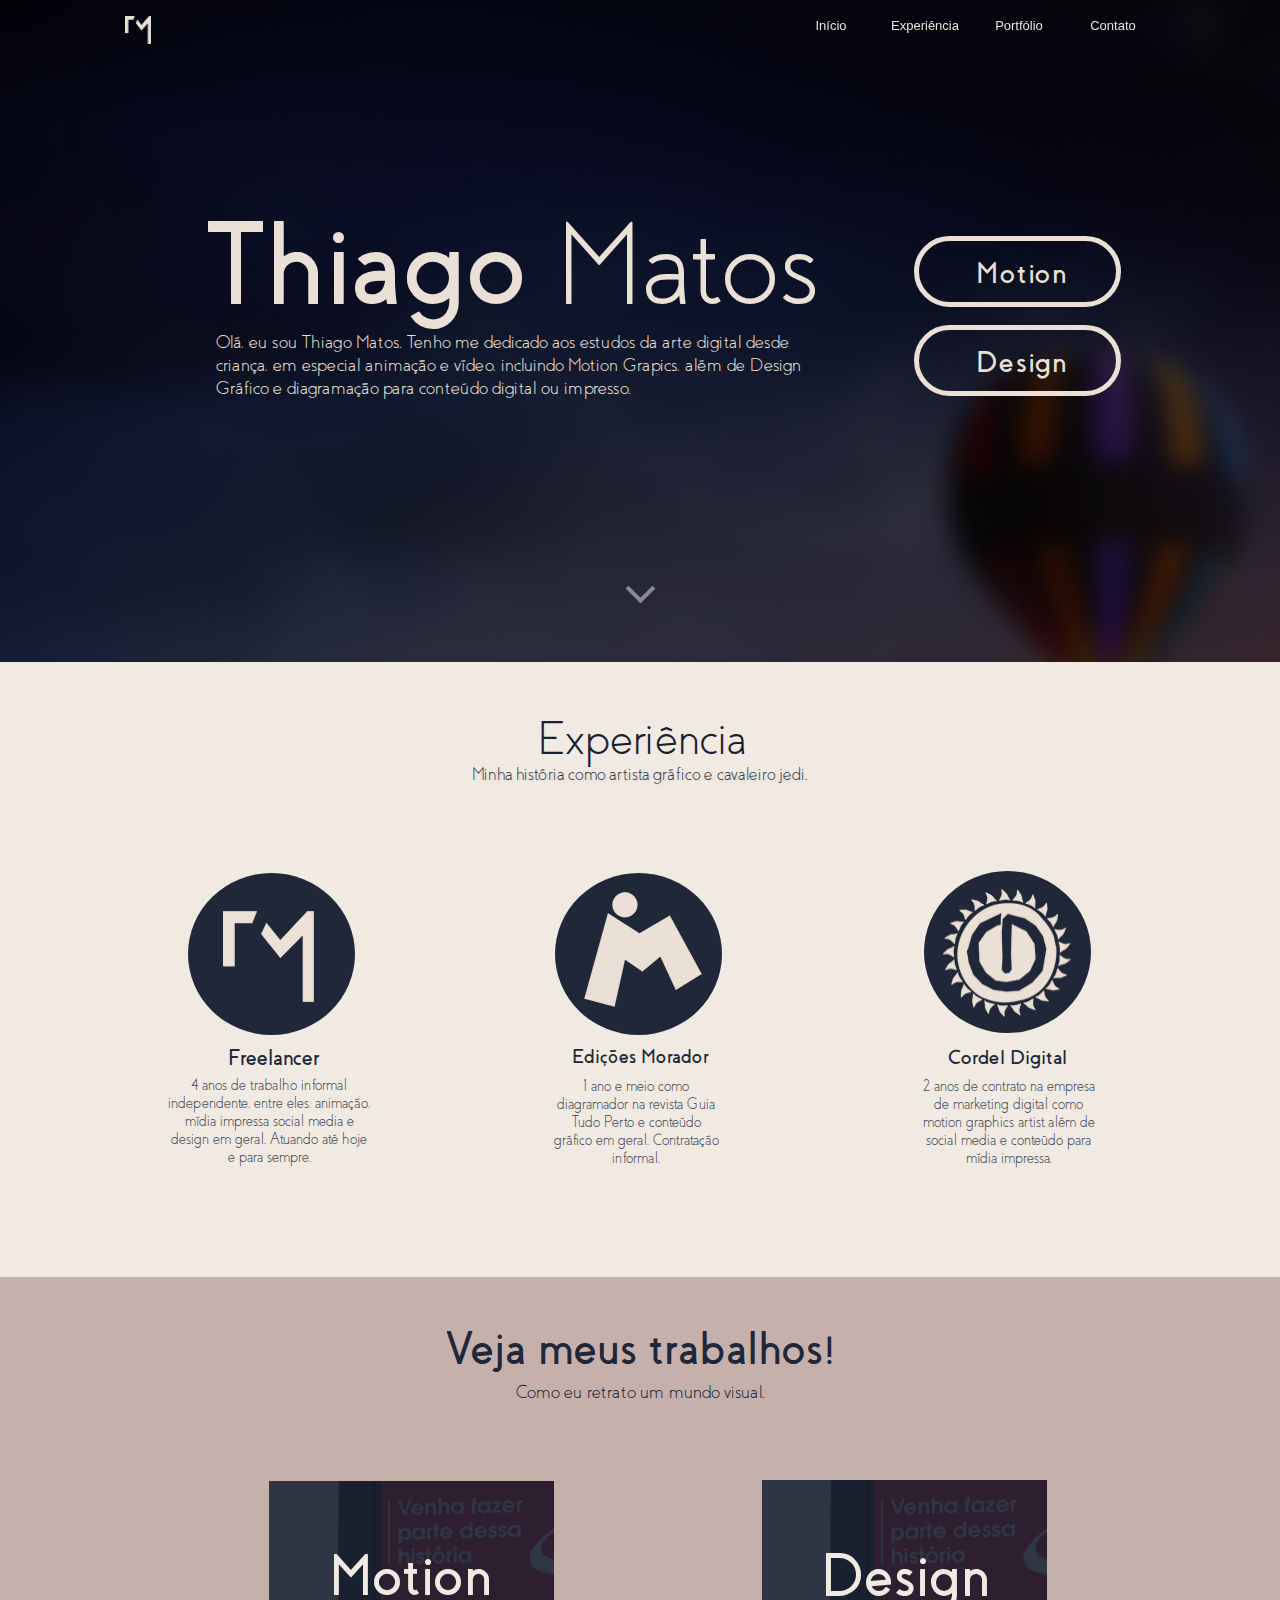
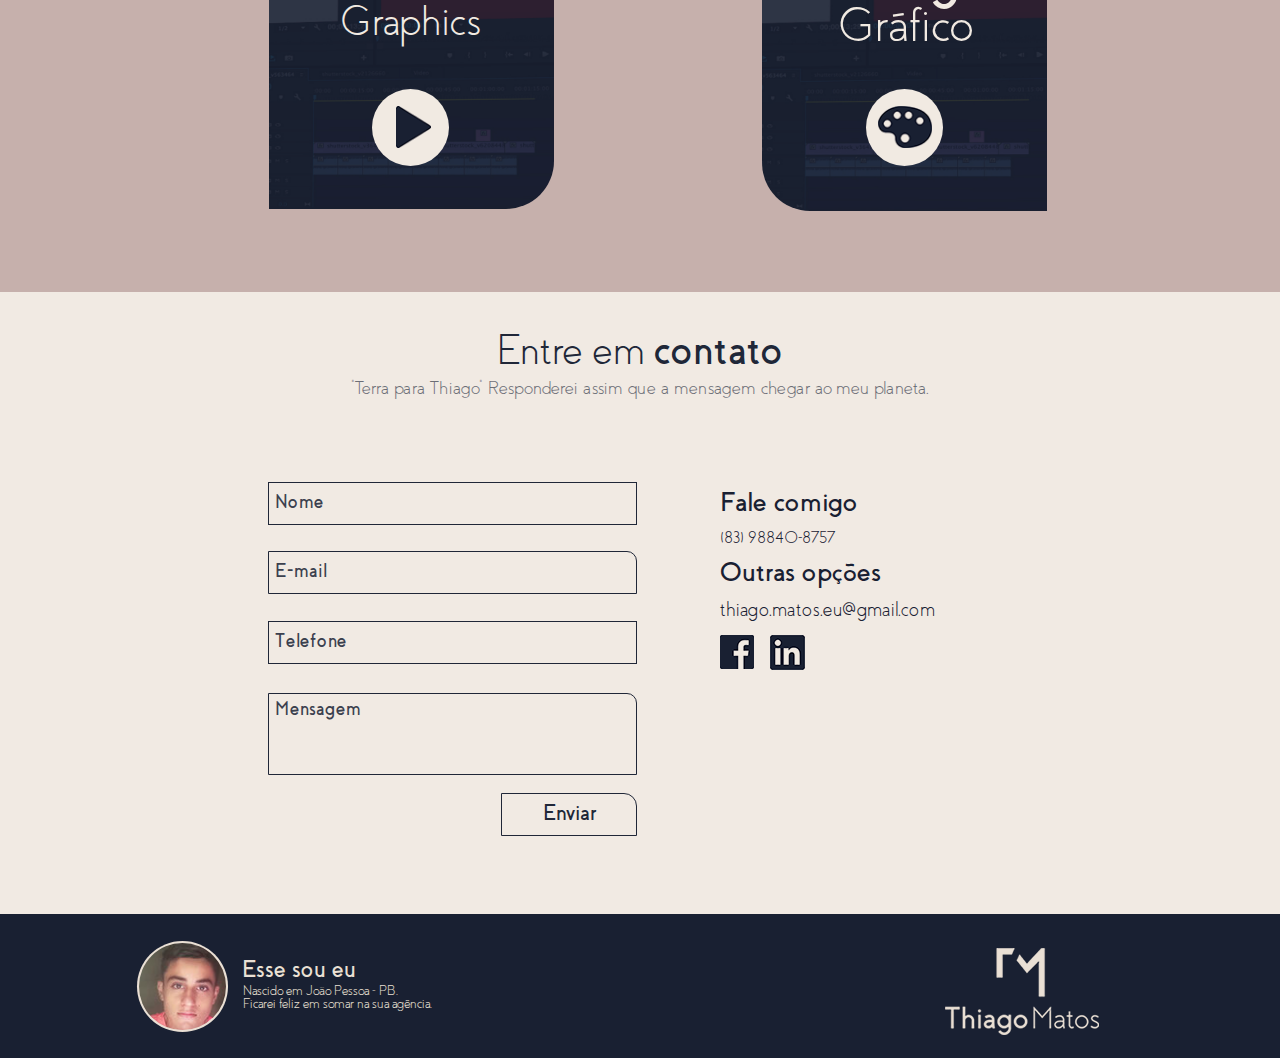
<file: index.html>
<!DOCTYPE html>
<html class="nojs html css_verticalspacer" lang="en-US">
 <head>

  <meta http-equiv="Content-type" content="text/html;charset=UTF-8"/>
  <meta name="generator" content="2017.0.0.363"/>
  <meta name="viewport" content="width=device-width, initial-scale=1.0"/>
  
  <script type="text/javascript">
   // Update the 'nojs'/'js' class on the html node
document.documentElement.className = document.documentElement.className.replace(/\bnojs\b/g, 'js');

// Check that all required assets are uploaded and up-to-date
if(typeof Muse == "undefined") window.Muse = {}; window.Muse.assets = {"required":["museutils.js", "museconfig.js", "jquery.musepolyfill.bgsize.js", "jquery.watch.js", "jquery.musemenu.js", "webpro.js", "jquery.scrolleffects.js", "jquery.museresponsive.js", "require.js", "index.css"], "outOfDate":[]};
</script>
  
  <title>Home</title>
  <!-- CSS -->
  <link rel="stylesheet" type="text/css" href="css/site_global.css?crc=443350757"/>
  <link rel="stylesheet" type="text/css" href="css/master_a-master.css?crc=496099069"/>
  <link rel="stylesheet" type="text/css" href="css/index.css?crc=4196496411" id="pagesheet"/>
  <!-- IE-only CSS -->
  <!--[if lt IE 9]>
  <link rel="stylesheet" type="text/css" href="css/nomq_preview_master_a-master.css?crc=252464333"/>
  <link rel="stylesheet" type="text/css" href="css/nomq_index.css?crc=4140197281" id="nomq_pagesheet"/>
  <![endif]-->
  <!-- JS includes -->
  <!--[if lt IE 9]>
  <script src="scripts/html5shiv.js?crc=4241844378" type="text/javascript"></script>
  <![endif]-->
    <!--HTML Widget code-->
  
		<style>
.u27622 {
  margin: 0 auto;
  opacity: 0.6;
  position: relative;
  transition: opacity 0.9s;
}
.u27622:hover {
  opacity: 1;
}
.u27622:hover .u27622help-mouse-wheel:before,
.u27622:hover .u27622help-mouse-wheel:after {
  animation: indicator-up-down 1.5s infinite ease-in-out;
  height: 8px;
  opacity: 0;
}
.u27622:hover .u27622help-down {
  animation: arrow-down 0.3s infinite alternate;
}
.u27622help-mouse-down {
  border: 3px solid transparent;
  border-radius: 17px;
  height: 50px;
  position: relative;
  background: transparent;
  width: 30px;
    margin: 0 auto;
}
.u27622help-mouse-wheel {
  position: relative;
  left: 50%;
  transition: opacity 0.5s;
}
.u27622help-mouse-wheel:before,
.u27622help-mouse-wheel:after {
  content: '';
  background: transparent;
  border-radius: 50%;
  margin-left: -2px;
  height: 4px;
  position: absolute;
  top: 5px;
  transition: top 0.5s, height 0.5s, opacity 0.5s;
  width: 4px;
}
.u27622help-mouse-wheel:before {
  animation: scroll 1.5s 0.75s infinite ease-in-out;
}
.u27622help-mouse-wheel:after {
  animation: scroll 1.5s infinite ease-in-out;
}
.u27622help-down {
  animation: arrow-down 0.6s infinite alternate ease-in-out;
  border-bottom: 4px solid #CDCDCD;
  border-right: 4px solid #CDCDCD;
  display: block;
  height: 17px;
  margin: 0 auto;
  transform: rotate(45deg);
  transition: opacity 0.5s;
  width: 17px;
  opacity: 1;
  position: absolute;
  left: 0;
  right: 0;
}
@-moz-keyframes scroll {
  0% {
    top: 5px;
    opacity: 0.3;
  }
  50% {
    opacity: 1;
  }
  100% {
    top: 15px;
    opacity: 0;
  }
}
@-webkit-keyframes scroll {
  0% {
    top: 5px;
    opacity: 0.3;
  }
  50% {
    opacity: 1;
  }
  100% {
    top: 15px;
    opacity: 0;
  }
}
@-o-keyframes scroll {
  0% {
    top: 5px;
    opacity: 0.3;
  }
  50% {
    opacity: 1;
  }
  100% {
    top: 15px;
    opacity: 0;
  }
}
@keyframes scroll {
  0% {
    top: 5px;
    opacity: 0.3;
  }
  50% {
    opacity: 1;
  }
  100% {
    top: 15px;
    opacity: 0;
  }
}
@-moz-keyframes indicator-up-down {
  0% {
    opacity: 0;
  }
  50% {
    opacity: 1;
  }
  100% {
    opacity: 0;
    top: 20px;
  }
}
@-webkit-keyframes indicator-up-down {
  0% {
    opacity: 0;
  }
  50% {
    opacity: 1;
  }
  100% {
    opacity: 0;
    top: 20px;
  }
}
@-o-keyframes indicator-up-down {
  0% {
    opacity: 0;
  }
  50% {
    opacity: 1;
  }
  100% {
    opacity: 0;
    top: 20px;
  }
}
@keyframes indicator-up-down {
  0% {
    opacity: 0;
  }
  50% {
    opacity: 1;
  }
  100% {
    opacity: 0;
    top: 20px;
  }
}
@-moz-keyframes arrow-down {
  0% {
    margin-top: 5px;
  }
  100% {
    margin-top: 15px;
  }
}
@-webkit-keyframes arrow-down {
  0% {
    margin-top: 5px;
  }
  100% {
    margin-top: 15px;
  }
}
@-o-keyframes arrow-down {
  0% {
    margin-top: 5px;
  }
  100% {
    margin-top: 15px;
  }
}
@keyframes arrow-down {
  0% {
    margin-top: 5px;
  }
  100% {
    margin-top: 15px;
  }
}
}
</style>
	
  <!--/*

*/
-->
 </head>
 <body>

  <div class="breakpoint active" id="bp_infinity" data-min-width="1081"><!-- responsive breakpoint node -->
   <div class="clearfix" id="page"><!-- column -->
    <div class="position_content" id="page_position_content">
     <a class="anchor_item colelem shared_content" id="inicio" data-content-guid="inicio_content"></a>
     <div class="clearfix colelem" id="pu563"><!-- group -->
      <div class="browser_width grpelem shared_content" id="u563-bw" data-content-guid="u563-bw_content">
       <div class="museBGSize" id="u563"><!-- simple frame --></div>
      </div>
      <div class="browser_width grpelem" id="u2925-bw">
       <div class="rgba-background" id="u2925"><!-- column -->
        <div class="clearfix" id="u2925_align_to_page">
         <div class="clearfix colelem" id="pu7399-5"><!-- group -->
          <div class="rounded-corners clearfix grpelem shared_content" id="u7399-5" data-content-guid="u7399-5_content"><!-- content -->
           <p>Thiago <span id="u7399-2">Matos</span></p>
          </div>
          <div class="rounded-corners clearfix grpelem shared_content" id="u8056-4" data-content-guid="u8056-4_content"><!-- content -->
           <p>Olá, eu sou Thiago Matos. Tenho me dedicado aos estudos da arte digital desde criança, em especial animação e vídeo, incluindo Motion Grapics, além de Design Gráfico e diagramação para conteúdo digital ou impresso.</p>
          </div>
          <a class="nonblock nontext Button transition rounded-corners clearfix grpelem shared_content" id="buttonu33678" href="design.html" data-content-guid="buttonu33678_content"><!-- container box --><div class="clearfix grpelem" id="u33679-4"><!-- content --><p>Design</p></div><div class="transition clearfix grpelem" id="u33680-4"><!-- content --><p>Design</p></div></a>
          <a class="nonblock nontext Button transition rounded-corners clearfix grpelem shared_content" id="buttonu27907" href="motion.html" data-content-guid="buttonu27907_content"><!-- container box --><div class="clearfix grpelem" id="u27908-4"><!-- content --><p>Motion</p></div><div class="transition clearfix grpelem" id="u29769-4"><!-- content --><p>Motion</p></div></a>
         </div>
         <a class="nonblock nontext anim_swing size_fixed colelem shared_content" id="u27622" href="index.html#experiencia" data-content-guid="u27622_content"><!-- custom html -->
<aside class="u27622" >
  <div class="u27622help-mouse-down"><i class="u27622help-mouse-wheel"></i></div><span class="u27622help-down"></span>
</aside>
</a>
         <a class="anchor_item colelem shared_content" id="experiencia" data-content-guid="experiencia_content"></a>
        </div>
       </div>
      </div>
     </div>
     <div class="clearfix colelem" id="pu15570"><!-- group -->
      <div class="browser_width shared_content" id="u15570-bw" data-content-guid="u15570-bw_content">
       <div class="ose_pre_init shared_content" id="u15570" data-content-guid="u15570_content"><!-- simple frame --></div>
      </div>
      <a class="nonblock nontext anim_swing clip_frame shared_content" id="u135" href="index.html#inicio" data-content-guid="u135_content"><!-- image --><img class="block temp_no_img_src" id="u135_img" data-orig-src="images/logo%20quadrada26x29.png?crc=215736928" data-hidpi-src="images/logo%20quadrada26x29_2x.png?crc=4173782555" alt="" width="26" height="28" src="images/blank.gif?crc=4208392903"/></a>
      <nav class="MenuBar clearfix" id="menuu148"><!-- horizontal box -->
       <div class="MenuItemContainer clearfix grpelem" id="u156"><!-- vertical box -->
        <a class="nonblock nontext MenuItem MenuItemWithSubMenu anim_swing clearfix colelem" id="u157" href="index.html#inicio"><!-- horizontal box --><div class="MenuItemLabel NoWrap transition clearfix grpelem" id="u158-4"><!-- content --><p id="u158-2" class="shared_content" data-content-guid="u158-2_content"><span id="u158">Início</span></p></div></a>
       </div>
       <div class="MenuItemContainer clearfix grpelem" id="u223"><!-- vertical box -->
        <a class="nonblock nontext MenuItem MenuItemWithSubMenu anim_swing clearfix colelem" id="u226" href="index.html#experiencia"><!-- horizontal box --><div class="MenuItemLabel NoWrap transition clearfix grpelem" id="u228-4"><!-- content --><p id="u228-2" class="shared_content" data-content-guid="u228-2_content"><span id="u228">Experiência</span></p></div></a>
       </div>
       <div class="MenuItemContainer clearfix grpelem" id="u252"><!-- vertical box -->
        <a class="nonblock nontext MenuItem MenuItemWithSubMenu anim_swing clearfix colelem" id="u253" href="index.html#portflio"><!-- horizontal box --><div class="MenuItemLabel NoWrap transition clearfix grpelem" id="u254-4"><!-- content --><p id="u254-2" class="shared_content" data-content-guid="u254-2_content"><span id="u254">Portfólio</span></p></div></a>
       </div>
       <div class="MenuItemContainer clearfix grpelem" id="u280"><!-- vertical box -->
        <a class="nonblock nontext MenuItem MenuItemWithSubMenu anim_swing clearfix colelem" id="u283" href="index.html#contato"><!-- horizontal box --><div class="MenuItemLabel NoWrap transition clearfix grpelem" id="u286-4"><!-- content --><p id="u286-2" class="shared_content" data-content-guid="u286-2_content"><span id="u286">Contato</span></p></div></a>
       </div>
      </nav>
      <a class="nonblock nontext anim_swing clearfix ose_pre_init shared_content" id="u18868-5" href="index.html#inicio" data-content-guid="u18868-5_content"><!-- content --><p id="u18868-3">Thiago <span id="u18868-2">Matos</span></p></a>
     </div>
     <div class="clearfix colelem" id="pu17162"><!-- group -->
      <div class="browser_width grpelem" id="u17162-bw">
       <div class="rgba-background" id="u17162"><!-- column -->
        <div class="clearfix" id="u17162_align_to_page">
         <div class="clearfix colelem shared_content" id="u22487-4" data-content-guid="u22487-4_content"><!-- content -->
          <p id="u22487-2"><span id="u22487">Experiência</span></p>
         </div>
         <div class="clearfix colelem" id="pu22471"><!-- group -->
          <div class="rounded-corners clearfix grpelem" id="u22471"><!-- group -->
           <div class="clip_frame grpelem" id="u58350"><!-- image -->
            <img class="block temp_no_img_src" id="u58350_img" data-orig-src="images/logo%20quadrada91x91.png?crc=509488344" data-hidpi-src="images/logo%20quadrada91x91_2x.png?crc=3898849396" alt="" width="91" height="91" src="images/blank.gif?crc=4208392903"/>
           </div>
          </div>
          <div class="rounded-corners clearfix grpelem" id="u22475"><!-- group -->
           <div class="clip_frame grpelem" id="u95496"><!-- image -->
            <img class="block temp_no_img_src" id="u95496_img" data-orig-src="images/logo_morador.png?crc=77605997" data-hidpi-src="images/logo_morador_2x.png?crc=4236219136" alt="" width="118" height="115" src="images/blank.gif?crc=4208392903"/>
           </div>
          </div>
          <div class="rounded-corners clearfix grpelem" id="u22481"><!-- group -->
           <div class="clip_frame grpelem" id="u58359"><!-- image -->
            <img class="block temp_no_img_src" id="u58359_img" data-orig-src="images/logo_cordel.png?crc=70149869" data-hidpi-src="images/logo_cordel_2x.png?crc=4051149446" alt="" width="145" height="131" src="images/blank.gif?crc=4208392903"/>
           </div>
          </div>
         </div>
         <div class="clearfix colelem shared_content" id="pu58306-4" data-content-guid="pu58306-4_content"><!-- group -->
          <div class="clearfix grpelem shared_content" id="u58306-4" data-content-guid="u58306-4_content"><!-- content -->
           <p>Freelancer</p>
          </div>
          <div class="clearfix grpelem shared_content" id="u58314-4" data-content-guid="u58314-4_content"><!-- content -->
           <p id="u58314-2">Edições Morador</p>
          </div>
          <div class="clearfix grpelem shared_content" id="u58326-4" data-content-guid="u58326-4_content"><!-- content -->
           <p id="u58326-2">Cordel Digital</p>
          </div>
         </div>
         <div class="clearfix colelem shared_content" id="pu58332-4" data-content-guid="pu58332-4_content"><!-- group -->
          <div class="clearfix grpelem shared_content" id="u58332-4" data-content-guid="u58332-4_content"><!-- content -->
           <p id="u58332-2">4 anos de trabalho informal independente. entre eles, animação, mídia impressa social media e design em geral. Atuando até hoje e para sempre.</p>
          </div>
          <div class="clearfix grpelem shared_content" id="u58338-4" data-content-guid="u58338-4_content"><!-- content -->
           <p id="u58338-2">1 ano e meio como diagramador na revista Guia Tudo Perto e conteúdo gráfico em geral. Contratação informal.</p>
          </div>
          <div class="clearfix grpelem shared_content" id="u58344-5" data-content-guid="u58344-5_content"><!-- content -->
           <p id="u58344-3"><span id="u58344">2 anos de contrato na empresa de marketing digital como motion graphics artist além de social media e conteúdo para mídia impressa.</span></p>
          </div>
         </div>
         <a class="anchor_item colelem shared_content" id="portflio" data-content-guid="portflio_content"></a>
        </div>
       </div>
      </div>
      <div class="browser_width grpelem shared_content" id="u74825-4-bw" data-content-guid="u74825-4-bw_content">
       <div class="clearfix shared_content" id="u74825-4" data-content-guid="u74825-4_content"><!-- content -->
        <p id="u74825-2">Minha história como artista gráfico e cavaleiro jedi.</p>
       </div>
      </div>
     </div>
     <div class="clearfix colelem shared_content" id="pu101191-3" data-content-guid="pu101191-3_content"><!-- group -->
      <div class="browser_width grpelem shared_content" id="u101191-3-bw" data-content-guid="u101191-3-bw_content">
       <div class="rgba-background clearfix" id="u101191-3"><!-- content -->
        <p>&nbsp;</p>
       </div>
      </div>
      <div class="browser_width grpelem" id="u37331-4-bw">
       <div class="clearfix shared_content" id="u37331-4" data-content-guid="u37331-4_content"><!-- content -->
        <p>Veja meus trabalhos!</p>
       </div>
      </div>
      <a class="nonblock nontext Button museBGSize rounded-corners clearfix grpelem shared_content" id="buttonu39090" href="motion.html" data-content-guid="buttonu39090_content"><!-- container box --><div class="rounded-corners transition grpelem" id="u47834"><!-- simple frame --></div><div class="transition grpelem" id="u44653"><!-- simple frame --></div><div class="transition clearfix grpelem" id="u41974-6"><!-- content --><p id="u41974-2">Motion</p><p id="u41974-4">Graphics</p></div><div class="museBGSize transition grpelem" id="u50055"><!-- simple frame --></div></a>
      <a class="nonblock nontext Button museBGSize rounded-corners clearfix grpelem shared_content" id="buttonu50394" href="design.html" data-content-guid="buttonu50394_content"><!-- container box --><div class="rounded-corners transition grpelem" id="u50397"><!-- simple frame --></div><div class="transition grpelem" id="u50395"><!-- simple frame --></div><div class="transition clearfix grpelem" id="u50398-6"><!-- content --><p id="u50398-2">Design</p><p id="u50398-4">Gráfico</p></div><div class="museBGSize transition grpelem" id="u51993"><!-- simple frame --></div></a>
      <a class="anchor_item grpelem shared_content" id="contato" data-content-guid="contato_content"></a>
      <div class="browser_width grpelem" id="u58375-4-bw">
       <div class="clearfix shared_content" id="u58375-4" data-content-guid="u58375-4_content"><!-- content -->
        <p id="u58375-2">Como eu retrato um mundo visual.</p>
       </div>
      </div>
     </div>
     <div class="clearfix colelem" id="pu53099"><!-- group -->
      <div class="browser_width grpelem" id="u53099-bw">
       <div class="rgba-background" id="u53099"><!-- column -->
        <div class="clearfix" id="u53099_align_to_page">
         <div class="clearfix colelem shared_content" id="u76220-4" data-content-guid="u76220-4_content"><!-- content -->
          <p>Fale comigo</p>
         </div>
         <div class="clearfix colelem shared_content" id="u76224-4" data-content-guid="u76224-4_content"><!-- content -->
          <p id="u76224-2">(83) 98840-8757</p>
         </div>
         <div class="clearfix colelem shared_content" id="u76230-4" data-content-guid="u76230-4_content"><!-- content -->
          <p>Outras opções</p>
         </div>
         <div class="clearfix colelem shared_content" id="u76231-4" data-content-guid="u76231-4_content"><!-- content -->
          <p id="u76231-2">thiago.matos.eu@gmail.com</p>
         </div>
         <div class="clearfix colelem" id="pu76241"><!-- group -->
          <div class="clip_frame grpelem shared_content" id="u76241" data-content-guid="u76241_content"><!-- image -->
           <img class="block temp_no_img_src" id="u76241_img" data-orig-src="images/facebook_icon.png?crc=4035421830" data-hidpi-src="images/facebook_icon_2x.png?crc=439789451" alt="" width="34" height="34" src="images/blank.gif?crc=4208392903"/>
          </div>
          <div class="clip_frame grpelem" id="u76253"><!-- image -->
           <img class="block temp_no_img_src" id="u76253_img" data-orig-src="images/linkedin_icon.png?crc=88984980" data-hidpi-src="images/linkedin_icon_2x.png?crc=520100729" alt="" width="35" height="35" src="images/blank.gif?crc=4208392903"/>
          </div>
         </div>
        </div>
       </div>
      </div>
      <div class="browser_width grpelem shared_content" id="u52114-6-bw" data-content-guid="u52114-6-bw_content">
       <div class="clearfix shared_content" id="u52114-6" data-content-guid="u52114-6_content"><!-- content -->
        <p><span id="u52114">Entre em</span><span id="u52114-2"> contato</span><span id="u52114-3"></span></p>
       </div>
      </div>
      <div class="browser_width grpelem shared_content" id="u73901-4-bw" data-content-guid="u73901-4-bw_content">
       <div class="clearfix shared_content" id="u73901-4" data-content-guid="u73901-4_content"><!-- content -->
        <p><span id="u73901">&quot;Terra para Thiago&quot; Responderei assim que a mensagem chegar ao meu planeta.</span></p>
       </div>
      </div>
      <form class="form-grp clearfix grpelem" id="widgetu67353" method="post" enctype="multipart/form-data" action="scripts/form-u67353.php"><!-- none box -->
       <div class="fld-grp clearfix grpelem" id="widgetu67365" data-required="true"><!-- none box -->
        <span class="fld-input NoWrap actAsDiv clearfix grpelem" id="u67368-5"><!-- content --><input class="wrapped-input" type="text" spellcheck="false" id="widgetu67365_input" name="custom_U67365" tabindex="1"/><label class="wrapped-input fld-prompt" id="widgetu67365_prompt" for="widgetu67365_input"><span class="actAsPara shared_content" id="u67368" data-content-guid="u67368_content">&nbsp;</span><span class="actAsPara shared_content" data-content-guid="widgetu67365_prompt_1_content">Nome</span></label></span>
       </div>
       <div class="fld-grp clearfix grpelem" id="widgetu67357" data-required="true" data-type="email"><!-- none box -->
        <span class="fld-input NoWrap actAsDiv rounded-corners clearfix grpelem" id="u67360-5"><!-- content --><input class="wrapped-input" type="email" spellcheck="false" id="widgetu67357_input" name="Email" tabindex="2"/><label class="wrapped-input fld-prompt" id="widgetu67357_prompt" for="widgetu67357_input"><span class="actAsPara shared_content" id="u67360" data-content-guid="u67360_content">&nbsp;</span><span class="actAsPara shared_content" data-content-guid="widgetu67357_prompt_1_content">E-mail</span></label></span>
       </div>
       <div class="clearfix grpelem" id="u67356-4"><!-- content -->
        <p class="shared_content" data-content-guid="u67356-4_0_content">Submitting Form...</p>
       </div>
       <div class="clearfix grpelem" id="u67354-4"><!-- content -->
        <p class="shared_content" data-content-guid="u67354-4_0_content">The server encountered an error.</p>
       </div>
       <div class="clearfix grpelem" id="u67369-4"><!-- content -->
        <p class="shared_content" data-content-guid="u67369-4_0_content">Form received.</p>
       </div>
       <button class="submit-btn NoWrap rounded-corners clearfix grpelem" id="u67355-5" type="submit" value="&nbsp;" tabindex="5"><!-- content -->
        <div style="margin-top:-17px;height:17px;" class="shared_content" data-content-guid="u67355-5_0_content">
         <p class="shared_content" data-content-guid="u67355-5_0_0_content">&nbsp;</p>
         <p class="shared_content" data-content-guid="u67355-5_0_1_content">Enviar</p>
        </div>
       </button>
       <div class="fld-grp clearfix grpelem" id="widgetu67361" data-required="false"><!-- none box -->
        <span class="fld-textarea actAsDiv rounded-corners clearfix grpelem" id="u67362-5"><!-- content --><textarea class="wrapped-input" id="widgetu67361_input" name="custom_U67361" tabindex="4"></textarea><label class="wrapped-input fld-prompt" id="widgetu67361_prompt" for="widgetu67361_input"><span class="actAsPara shared_content" data-content-guid="widgetu67361_prompt_0_content">&nbsp;</span><span class="actAsPara shared_content" data-content-guid="widgetu67361_prompt_1_content">Mensagem</span></label></span>
       </div>
       <div class="fld-grp clearfix grpelem" id="widgetu67423" data-required="true"><!-- none box -->
        <span class="fld-input NoWrap actAsDiv clearfix grpelem" id="u67425-5"><!-- content --><input class="wrapped-input" type="tel" spellcheck="false" id="widgetu67423_input" name="custom_U67423" tabindex="3"/><label class="wrapped-input fld-prompt" id="widgetu67423_prompt" for="widgetu67423_input"><span class="actAsPara shared_content" id="u67425" data-content-guid="u67425_content">&nbsp;</span><span class="actAsPara shared_content" id="u67425-3" data-content-guid="u67425-3_content">Telefone</span></label></span>
       </div>
      </form>
     </div>
     <div class="verticalspacer" data-offset-top="2514" data-content-above-spacer="2514" data-content-below-spacer="145"></div>
     <div class="browser_width colelem shared_content" id="u319-bw" data-content-guid="u319-bw_content">
      <div id="u319"><!-- group -->
       <div class="clearfix" id="u319_align_to_page">
        <div class="rounded-corners clearfix grpelem shared_content" id="u78827" data-content-guid="u78827_content"><!-- group -->
         <div class="museBGSize rounded-corners grpelem" id="u322"><!-- simple frame --></div>
        </div>
        <div class="clearfix grpelem" id="pu2656"><!-- group -->
         <div class="clearfix grpelem shared_content" id="u2656" data-content-guid="u2656_content"><!-- column -->
          <div class="clearfix colelem shared_content" id="u328-4" data-content-guid="u328-4_content"><!-- content -->
           <p id="u328-2">Esse sou eu</p>
          </div>
          <div class="clearfix colelem" id="pu333-4"><!-- group -->
           <div class="clearfix grpelem shared_content" id="u333-4" data-content-guid="u333-4_content"><!-- content -->
            <p id="u333-2">Nascido em João Pessoa - PB.</p>
           </div>
           <div class="clearfix grpelem shared_content" id="u344-4" data-content-guid="u344-4_content"><!-- content -->
            <p id="u344-2">Ficarei feliz em somar na sua agência.</p>
           </div>
          </div>
         </div>
         <div class="clip_frame grpelem" id="u78843"><!-- image -->
          <img class="block temp_no_img_src" id="u78843_img" data-orig-src="images/logo%20vertical.png?crc=385513713" alt="" width="154" height="87" src="images/blank.gif?crc=4208392903"/>
         </div>
        </div>
       </div>
      </div>
     </div>
    </div>
   </div>
   <div class="preload_images">
    <img class="preload temp_no_img_src" data-orig-src="images/play_icon_2.png?crc=4154788566" alt="" src="images/blank.gif?crc=4208392903"/>
    <img class="preload temp_no_img_src" data-orig-src="images/play_icon_2_2x.png?crc=473852951" alt="" src="images/blank.gif?crc=4208392903"/>
    <img class="preload temp_no_img_src" data-orig-src="images/play_icon.png?crc=3879340343" alt="" src="images/blank.gif?crc=4208392903"/>
    <img class="preload temp_no_img_src" data-orig-src="images/play_icon_2x.png?crc=3954075169" alt="" src="images/blank.gif?crc=4208392903"/>
    <img class="preload temp_no_img_src" data-orig-src="images/design_icon_2.png?crc=14492501" alt="" src="images/blank.gif?crc=4208392903"/>
    <img class="preload temp_no_img_src" data-orig-src="images/design_icon_2_2x.png?crc=463907947" alt="" src="images/blank.gif?crc=4208392903"/>
    <img class="preload temp_no_img_src" data-orig-src="images/design_icon.png?crc=80233315" alt="" src="images/blank.gif?crc=4208392903"/>
    <img class="preload temp_no_img_src" data-orig-src="images/design_icon_2x.png?crc=254735540" alt="" src="images/blank.gif?crc=4208392903"/>
   </div>
  </div>
  <div class="breakpoint" id="bp_1080" data-min-width="882" data-max-width="1080"><!-- responsive breakpoint node -->
   <div class="clearfix temp_no_id" data-orig-id="page"><!-- column -->
    <div class="position_content temp_no_id" data-orig-id="page_position_content">
     <span class="anchor_item colelem placeholder" data-placeholder-for="inicio_content"><!-- placeholder node --></span>
     <div class="clearfix colelem temp_no_id" data-orig-id="pu563"><!-- group -->
      <span class="browser_width grpelem placeholder" data-placeholder-for="u563-bw_content"><!-- placeholder node --></span>
      <div class="browser_width grpelem temp_no_id" data-orig-id="u2925-bw">
       <div class="rgba-background temp_no_id" data-orig-id="u2925"><!-- group -->
        <div class="clearfix temp_no_id" data-orig-id="u2925_align_to_page">
         <span class="anchor_item grpelem placeholder" data-placeholder-for="experiencia_content"><!-- placeholder node --></span>
         <div class="clearfix grpelem temp_no_id" data-orig-id="pu7399-5"><!-- group -->
          <span class="rounded-corners clearfix grpelem placeholder" data-placeholder-for="u7399-5_content"><!-- placeholder node --></span>
          <span class="rounded-corners clearfix grpelem placeholder" data-placeholder-for="u8056-4_content"><!-- placeholder node --></span>
          <span class="nonblock nontext Button transition rounded-corners clearfix grpelem placeholder" data-placeholder-for="buttonu33678_content"><!-- placeholder node --></span>
          <span class="nonblock nontext Button transition rounded-corners clearfix grpelem placeholder" data-placeholder-for="buttonu27907_content"><!-- placeholder node --></span>
          <span class="nonblock nontext anim_swing size_fixed grpelem placeholder" data-placeholder-for="u27622_content"><!-- placeholder node --></span>
         </div>
        </div>
       </div>
      </div>
     </div>
     <div class="clearfix colelem temp_no_id" data-orig-id="pu15570"><!-- group -->
      <span class="browser_width placeholder" data-placeholder-for="u15570-bw_content"><!-- placeholder node --></span>
      <a class="nonblock nontext anim_swing clip_frame temp_no_id" href="index.html#inicio" data-orig-id="u135"><!-- image --><img class="block temp_no_id temp_no_img_src" data-orig-src="images/logo%20quadrada32x31.png?crc=301132823" data-hidpi-src="images/logo%20quadrada32x31_2x.png?crc=351485425" alt="" width="32" height="31" data-orig-id="u135_img" src="images/blank.gif?crc=4208392903"/></a>
      <nav class="MenuBar clearfix temp_no_id" data-orig-id="menuu148"><!-- horizontal box -->
       <div class="MenuItemContainer borderbox clearfix grpelem temp_no_id" data-orig-id="u156"><!-- vertical box -->
        <a class="nonblock nontext MenuItem MenuItemWithSubMenu anim_swing borderbox clearfix colelem temp_no_id" href="index.html#inicio" data-orig-id="u157"><!-- horizontal box --><div class="MenuItemLabel NoWrap borderbox transition clearfix grpelem temp_no_id" data-orig-id="u158-4"><!-- content --><span class="placeholder" data-placeholder-for="u158-2_content"><!-- placeholder node --></span></div></a>
       </div>
       <div class="MenuItemContainer borderbox clearfix grpelem temp_no_id" data-orig-id="u223"><!-- vertical box -->
        <a class="nonblock nontext MenuItem MenuItemWithSubMenu anim_swing borderbox clearfix colelem temp_no_id" href="index.html#experiencia" data-orig-id="u226"><!-- horizontal box --><div class="MenuItemLabel NoWrap borderbox transition clearfix grpelem temp_no_id" data-orig-id="u228-4"><!-- content --><span class="placeholder" data-placeholder-for="u228-2_content"><!-- placeholder node --></span></div></a>
       </div>
       <div class="MenuItemContainer borderbox clearfix grpelem temp_no_id" data-orig-id="u252"><!-- vertical box -->
        <a class="nonblock nontext MenuItem MenuItemWithSubMenu anim_swing borderbox clearfix colelem temp_no_id" href="index.html#portflio" data-orig-id="u253"><!-- horizontal box --><div class="MenuItemLabel NoWrap borderbox transition clearfix grpelem temp_no_id" data-orig-id="u254-4"><!-- content --><span class="placeholder" data-placeholder-for="u254-2_content"><!-- placeholder node --></span></div></a>
       </div>
       <div class="MenuItemContainer borderbox clearfix grpelem temp_no_id" data-orig-id="u280"><!-- vertical box -->
        <a class="nonblock nontext MenuItem MenuItemWithSubMenu anim_swing borderbox clearfix colelem temp_no_id" href="index.html#contato" data-orig-id="u283"><!-- horizontal box --><div class="MenuItemLabel NoWrap borderbox transition clearfix grpelem temp_no_id" data-orig-id="u286-4"><!-- content --><span class="placeholder" data-placeholder-for="u286-2_content"><!-- placeholder node --></span></div></a>
       </div>
      </nav>
      <span class="nonblock nontext anim_swing clearfix ose_pre_init placeholder" data-placeholder-for="u18868-5_content"><!-- placeholder node --></span>
     </div>
     <div class="clearfix colelem temp_no_id" data-orig-id="pu53099"><!-- group -->
      <div class="browser_width grpelem temp_no_id" data-orig-id="u53099-bw">
       <div class="rgba-background temp_no_id" data-orig-id="u53099"><!-- column -->
        <div class="clearfix temp_no_id" data-orig-id="u53099_align_to_page">
         <div class="clearfix colelem temp_no_id" data-orig-id="pu22471"><!-- group -->
          <div class="rounded-corners clearfix grpelem temp_no_id" data-orig-id="u22471"><!-- group -->
           <div class="clip_frame grpelem temp_no_id" data-orig-id="u58350"><!-- image -->
            <img class="block temp_no_id temp_no_img_src" data-orig-src="images/logo%20quadrada81x81.png?crc=409525268" data-hidpi-src="images/logo%20quadrada81x81_2x.png?crc=3898849396" alt="" width="81" height="81" data-orig-id="u58350_img" src="images/blank.gif?crc=4208392903"/>
           </div>
          </div>
          <div class="rounded-corners clearfix grpelem temp_no_id" data-orig-id="u22475"><!-- group -->
           <div class="clip_frame grpelem temp_no_id" data-orig-id="u95496"><!-- image -->
            <img class="block temp_no_id temp_no_img_src" data-orig-src="images/logo_morador102x102.png?crc=218310819" data-hidpi-src="images/logo_morador102x102_2x.png?crc=401089678" alt="" width="102" height="102" data-orig-id="u95496_img" src="images/blank.gif?crc=4208392903"/>
           </div>
          </div>
          <div class="rounded-corners clearfix grpelem temp_no_id" data-orig-id="u22481"><!-- group -->
           <div class="clip_frame grpelem temp_no_id" data-orig-id="u58359"><!-- image -->
            <img class="block temp_no_id temp_no_img_src" data-orig-src="images/logo_cordel129x117.png?crc=137616649" data-hidpi-src="images/logo_cordel129x117_2x.png?crc=4051149446" alt="" width="129" height="116" data-orig-id="u58359_img" src="images/blank.gif?crc=4208392903"/>
           </div>
          </div>
         </div>
         <span class="clearfix colelem placeholder" data-placeholder-for="pu58306-4_content"><!-- placeholder node --></span>
         <span class="clearfix colelem placeholder" data-placeholder-for="pu58332-4_content"><!-- placeholder node --></span>
         <span class="anchor_item colelem placeholder" data-placeholder-for="portflio_content"><!-- placeholder node --></span>
        </div>
       </div>
      </div>
      <div class="browser_width grpelem" id="u22487-4-bw">
       <span class="clearfix placeholder" data-placeholder-for="u22487-4_content"><!-- placeholder node --></span>
      </div>
      <span class="browser_width grpelem placeholder" data-placeholder-for="u74825-4-bw_content"><!-- placeholder node --></span>
     </div>
     <span class="clearfix colelem placeholder" data-placeholder-for="pu101191-3_content"><!-- placeholder node --></span>
     <div class="clearfix colelem temp_no_id" data-orig-id="pu17162"><!-- group -->
      <div class="browser_width grpelem temp_no_id" data-orig-id="u17162-bw">
       <div class="rgba-background temp_no_id" data-orig-id="u17162"><!-- column -->
        <div class="clearfix temp_no_id" data-orig-id="u17162_align_to_page">
         <span class="clearfix colelem placeholder" data-placeholder-for="u76220-4_content"><!-- placeholder node --></span>
         <div class="clearfix colelem" id="pu76224-4"><!-- group -->
          <span class="clearfix grpelem placeholder" data-placeholder-for="u76224-4_content"><!-- placeholder node --></span>
          <span class="clearfix grpelem placeholder" data-placeholder-for="u76230-4_content"><!-- placeholder node --></span>
          <span class="clearfix grpelem placeholder" data-placeholder-for="u76231-4_content"><!-- placeholder node --></span>
          <span class="clip_frame grpelem placeholder" data-placeholder-for="u76241_content"><!-- placeholder node --></span>
          <div class="clip_frame grpelem temp_no_id shared_content" data-orig-id="u76253" data-content-guid="u76253_content"><!-- image -->
           <img class="block temp_no_id temp_no_img_src" data-orig-src="images/linkedin_icon34x34.png?crc=173865114" data-hidpi-src="images/linkedin_icon34x34_2x.png?crc=520100729" alt="" width="34" height="34" data-orig-id="u76253_img" src="images/blank.gif?crc=4208392903"/>
          </div>
         </div>
        </div>
       </div>
      </div>
      <span class="browser_width grpelem placeholder" data-placeholder-for="u52114-6-bw_content"><!-- placeholder node --></span>
      <span class="browser_width grpelem placeholder" data-placeholder-for="u73901-4-bw_content"><!-- placeholder node --></span>
      <form class="form-grp clearfix grpelem temp_no_id" method="post" enctype="multipart/form-data" action="scripts/form-u67353.php" data-orig-id="widgetu67353"><!-- none box -->
       <div class="fld-grp clearfix grpelem temp_no_id" data-required="true" data-orig-id="widgetu67365"><!-- none box -->
        <span class="fld-input NoWrap actAsDiv clearfix grpelem temp_no_id" data-orig-id="u67368-5"><!-- content --><input class="wrapped-input temp_no_id" type="text" spellcheck="false" name="custom_U67365" tabindex="6" data-orig-id="widgetu67365_input"/><label class="wrapped-input fld-prompt temp_no_id" for="widgetu67365_input" data-orig-id="widgetu67365_prompt"><span class="actAsPara placeholder" data-placeholder-for="u67368_content"><!-- placeholder node --></span><span class="actAsPara placeholder" data-placeholder-for="widgetu67365_prompt_1_content"><!-- placeholder node --></span></label></span>
       </div>
       <div class="fld-grp clearfix grpelem temp_no_id" data-required="true" data-type="email" data-orig-id="widgetu67357"><!-- none box -->
        <span class="fld-input NoWrap actAsDiv rounded-corners clearfix grpelem temp_no_id" data-orig-id="u67360-5"><!-- content --><input class="wrapped-input temp_no_id" type="email" spellcheck="false" name="Email" tabindex="7" data-orig-id="widgetu67357_input"/><label class="wrapped-input fld-prompt temp_no_id" for="widgetu67357_input" data-orig-id="widgetu67357_prompt"><span class="actAsPara placeholder" data-placeholder-for="u67360_content"><!-- placeholder node --></span><span class="actAsPara placeholder" data-placeholder-for="widgetu67357_prompt_1_content"><!-- placeholder node --></span></label></span>
       </div>
       <div class="clearfix grpelem temp_no_id" data-orig-id="u67356-4"><!-- content -->
        <span class="placeholder" data-placeholder-for="u67356-4_0_content"><!-- placeholder node --></span>
       </div>
       <div class="clearfix grpelem temp_no_id" data-orig-id="u67354-4"><!-- content -->
        <span class="placeholder" data-placeholder-for="u67354-4_0_content"><!-- placeholder node --></span>
       </div>
       <div class="clearfix grpelem temp_no_id" data-orig-id="u67369-4"><!-- content -->
        <span class="placeholder" data-placeholder-for="u67369-4_0_content"><!-- placeholder node --></span>
       </div>
       <button class="submit-btn NoWrap rounded-corners clearfix grpelem temp_no_id" type="submit" value="&nbsp;" tabindex="10" data-orig-id="u67355-5"><!-- content -->
        <span class="placeholder" data-placeholder-for="u67355-5_0_content"><!-- placeholder node --></span>
       </button>
       <div class="fld-grp clearfix grpelem temp_no_id" data-required="false" data-orig-id="widgetu67361"><!-- none box -->
        <span class="fld-textarea actAsDiv rounded-corners clearfix grpelem temp_no_id" data-orig-id="u67362-5"><!-- content --><textarea class="wrapped-input temp_no_id" name="custom_U67361" tabindex="9" data-orig-id="widgetu67361_input"></textarea><label class="wrapped-input fld-prompt temp_no_id" for="widgetu67361_input" data-orig-id="widgetu67361_prompt"><span class="actAsPara placeholder" data-placeholder-for="widgetu67361_prompt_0_content"><!-- placeholder node --></span><span class="actAsPara placeholder" data-placeholder-for="widgetu67361_prompt_1_content"><!-- placeholder node --></span></label></span>
       </div>
       <div class="fld-grp clearfix grpelem temp_no_id" data-required="true" data-orig-id="widgetu67423"><!-- none box -->
        <span class="fld-input NoWrap actAsDiv clearfix grpelem temp_no_id" data-orig-id="u67425-5"><!-- content --><input class="wrapped-input temp_no_id" type="tel" spellcheck="false" name="custom_U67423" tabindex="8" data-orig-id="widgetu67423_input"/><label class="wrapped-input fld-prompt temp_no_id" for="widgetu67423_input" data-orig-id="widgetu67423_prompt"><span class="actAsPara placeholder" data-placeholder-for="u67425_content"><!-- placeholder node --></span><span class="actAsPara placeholder" data-placeholder-for="u67425-3_content"><!-- placeholder node --></span></label></span>
       </div>
      </form>
     </div>
     <div class="verticalspacer" data-offset-top="2554" data-content-above-spacer="2554" data-content-below-spacer="145"></div>
     <span class="browser_width colelem placeholder" data-placeholder-for="u319-bw_content"><!-- placeholder node --></span>
    </div>
   </div>
   <div class="preload_images">
    <img class="preload temp_no_img_src" data-orig-src="images/play_icon_2.png?crc=4154788566" alt="" src="images/blank.gif?crc=4208392903"/>
    <img class="preload temp_no_img_src" data-orig-src="images/play_icon_2_2x.png?crc=473852951" alt="" src="images/blank.gif?crc=4208392903"/>
    <img class="preload temp_no_img_src" data-orig-src="images/play_icon.png?crc=3879340343" alt="" src="images/blank.gif?crc=4208392903"/>
    <img class="preload temp_no_img_src" data-orig-src="images/play_icon_2x.png?crc=3954075169" alt="" src="images/blank.gif?crc=4208392903"/>
    <img class="preload temp_no_img_src" data-orig-src="images/design_icon_2.png?crc=14492501" alt="" src="images/blank.gif?crc=4208392903"/>
    <img class="preload temp_no_img_src" data-orig-src="images/design_icon_2_2x.png?crc=463907947" alt="" src="images/blank.gif?crc=4208392903"/>
    <img class="preload temp_no_img_src" data-orig-src="images/design_icon.png?crc=80233315" alt="" src="images/blank.gif?crc=4208392903"/>
    <img class="preload temp_no_img_src" data-orig-src="images/design_icon_2x.png?crc=254735540" alt="" src="images/blank.gif?crc=4208392903"/>
   </div>
  </div>
  <div class="breakpoint" id="bp_881" data-min-width="733" data-max-width="881"><!-- responsive breakpoint node -->
   <div class="clearfix temp_no_id" data-orig-id="page"><!-- column -->
    <div class="position_content temp_no_id" data-orig-id="page_position_content">
     <span class="anchor_item colelem placeholder" data-placeholder-for="inicio_content"><!-- placeholder node --></span>
     <div class="clearfix colelem temp_no_id" data-orig-id="pu563"><!-- group -->
      <span class="browser_width grpelem placeholder" data-placeholder-for="u563-bw_content"><!-- placeholder node --></span>
      <div class="browser_width grpelem temp_no_id" data-orig-id="u2925-bw">
       <div class="rgba-background temp_no_id" data-orig-id="u2925"><!-- column -->
        <div class="clearfix temp_no_id" data-orig-id="u2925_align_to_page">
         <div class="clearfix colelem temp_no_id" data-orig-id="pu7399-5"><!-- group -->
          <span class="rounded-corners clearfix grpelem placeholder" data-placeholder-for="u7399-5_content"><!-- placeholder node --></span>
          <div class="clearfix grpelem" id="pbuttonu27907"><!-- column -->
           <span class="nonblock nontext Button transition rounded-corners clearfix colelem placeholder" data-placeholder-for="buttonu27907_content"><!-- placeholder node --></span>
           <span class="nonblock nontext Button transition rounded-corners clearfix colelem placeholder" data-placeholder-for="buttonu33678_content"><!-- placeholder node --></span>
          </div>
         </div>
         <div class="clearfix colelem" id="pu8056-4"><!-- group -->
          <span class="rounded-corners clearfix grpelem placeholder" data-placeholder-for="u8056-4_content"><!-- placeholder node --></span>
          <span class="nonblock nontext anim_swing size_fixed grpelem placeholder" data-placeholder-for="u27622_content"><!-- placeholder node --></span>
         </div>
         <span class="anchor_item colelem placeholder" data-placeholder-for="experiencia_content"><!-- placeholder node --></span>
        </div>
       </div>
      </div>
     </div>
     <div class="clearfix colelem temp_no_id" data-orig-id="pu15570"><!-- group -->
      <span class="browser_width placeholder" data-placeholder-for="u15570-bw_content"><!-- placeholder node --></span>
      <a class="nonblock nontext anim_swing clip_frame temp_no_id shared_content" href="index.html#inicio" data-orig-id="u135" data-content-guid="u135_content1"><!-- image --><img class="block temp_no_id temp_no_img_src" data-orig-src="images/logo%20quadrada30x33.png?crc=301132823" data-hidpi-src="images/logo%20quadrada30x33_2x.png?crc=130329913" alt="" width="30" height="32" data-orig-id="u135_img" src="images/blank.gif?crc=4208392903"/></a>
      <nav class="MenuBar clearfix temp_no_id" data-orig-id="menuu148"><!-- horizontal box -->
       <div class="MenuItemContainer clearfix grpelem temp_no_id" data-orig-id="u156"><!-- vertical box -->
        <a class="nonblock nontext MenuItem MenuItemWithSubMenu anim_swing clearfix colelem temp_no_id" href="index.html#inicio" data-orig-id="u157"><!-- horizontal box --><div class="MenuItemLabel NoWrap transition clearfix grpelem temp_no_id" data-orig-id="u158-4"><!-- content --><span class="placeholder" data-placeholder-for="u158-2_content"><!-- placeholder node --></span></div></a>
       </div>
       <div class="MenuItemContainer clearfix grpelem temp_no_id" data-orig-id="u223"><!-- vertical box -->
        <a class="nonblock nontext MenuItem MenuItemWithSubMenu anim_swing clearfix colelem temp_no_id" href="index.html#experiencia" data-orig-id="u226"><!-- horizontal box --><div class="MenuItemLabel NoWrap transition clearfix grpelem temp_no_id" data-orig-id="u228-4"><!-- content --><span class="placeholder" data-placeholder-for="u228-2_content"><!-- placeholder node --></span></div></a>
       </div>
       <div class="MenuItemContainer clearfix grpelem temp_no_id" data-orig-id="u252"><!-- vertical box -->
        <a class="nonblock nontext MenuItem MenuItemWithSubMenu anim_swing clearfix colelem temp_no_id" href="index.html#portflio" data-orig-id="u253"><!-- horizontal box --><div class="MenuItemLabel NoWrap transition clearfix grpelem temp_no_id" data-orig-id="u254-4"><!-- content --><span class="placeholder" data-placeholder-for="u254-2_content"><!-- placeholder node --></span></div></a>
       </div>
       <div class="MenuItemContainer clearfix grpelem temp_no_id" data-orig-id="u280"><!-- vertical box -->
        <a class="nonblock nontext MenuItem MenuItemWithSubMenu anim_swing clearfix colelem temp_no_id" href="index.html#contato" data-orig-id="u283"><!-- horizontal box --><div class="MenuItemLabel NoWrap transition clearfix grpelem temp_no_id" data-orig-id="u286-4"><!-- content --><span class="placeholder" data-placeholder-for="u286-2_content"><!-- placeholder node --></span></div></a>
       </div>
      </nav>
      <span class="nonblock nontext anim_swing clearfix placeholder" data-placeholder-for="u18868-5_content"><!-- placeholder node --></span>
     </div>
     <div class="clearfix colelem temp_no_id" data-orig-id="pu53099"><!-- group -->
      <div class="browser_width grpelem temp_no_id" data-orig-id="u53099-bw">
       <div class="rgba-background temp_no_id" data-orig-id="u53099"><!-- column -->
        <div class="clearfix temp_no_id" data-orig-id="u53099_align_to_page">
         <div class="clearfix colelem temp_no_id" data-orig-id="pu22471"><!-- group -->
          <div class="rounded-corners clearfix grpelem temp_no_id" data-orig-id="u22471"><!-- group -->
           <div class="clip_frame grpelem temp_no_id" data-orig-id="u58350"><!-- image -->
            <img class="block temp_no_id temp_no_img_src" data-orig-src="images/logo%20quadrada73x73.png?crc=44313117" data-hidpi-src="images/logo%20quadrada73x73_2x.png?crc=3898849396" alt="" width="72" height="72" data-orig-id="u58350_img" src="images/blank.gif?crc=4208392903"/>
           </div>
          </div>
          <div class="rounded-corners clearfix grpelem temp_no_id" data-orig-id="u22475"><!-- group -->
           <div class="clip_frame grpelem temp_no_id" data-orig-id="u95496"><!-- image -->
            <img class="block temp_no_id temp_no_img_src" data-orig-src="images/logo_morador92x92.png?crc=4236752134" data-hidpi-src="images/logo_morador92x92_2x.png?crc=4070690316" alt="" width="91" height="91" data-orig-id="u95496_img" src="images/blank.gif?crc=4208392903"/>
           </div>
          </div>
          <div class="rounded-corners clearfix grpelem temp_no_id" data-orig-id="u22481"><!-- group -->
           <div class="clip_frame grpelem temp_no_id" data-orig-id="u58359"><!-- image -->
            <img class="block temp_no_id temp_no_img_src" data-orig-src="images/logo_cordel116x105.png?crc=4257452535" data-hidpi-src="images/logo_cordel116x105_2x.png?crc=126364433" alt="" width="115" height="104" data-orig-id="u58359_img" src="images/blank.gif?crc=4208392903"/>
           </div>
          </div>
         </div>
         <span class="clearfix colelem placeholder" data-placeholder-for="pu58306-4_content"><!-- placeholder node --></span>
         <span class="clearfix colelem placeholder" data-placeholder-for="pu58332-4_content"><!-- placeholder node --></span>
         <span class="anchor_item colelem placeholder" data-placeholder-for="portflio_content"><!-- placeholder node --></span>
        </div>
       </div>
      </div>
      <div class="browser_width grpelem temp_no_id" data-orig-id="u22487-4-bw">
       <span class="clearfix placeholder" data-placeholder-for="u22487-4_content"><!-- placeholder node --></span>
      </div>
      <span class="browser_width grpelem placeholder" data-placeholder-for="u74825-4-bw_content"><!-- placeholder node --></span>
     </div>
     <span class="clearfix colelem placeholder" data-placeholder-for="pu101191-3_content"><!-- placeholder node --></span>
     <div class="clearfix colelem temp_no_id" data-orig-id="pu17162"><!-- group -->
      <div class="rgba-background clearfix grpelem temp_no_id" data-orig-id="u17162"><!-- column -->
       <div class="clearfix colelem" id="pu52114-6"><!-- group -->
        <span class="clearfix grpelem placeholder" data-placeholder-for="u52114-6_content"><!-- placeholder node --></span>
        <span class="clearfix grpelem placeholder" data-placeholder-for="u73901-4_content"><!-- placeholder node --></span>
       </div>
       <span class="clearfix colelem placeholder" data-placeholder-for="u76220-4_content"><!-- placeholder node --></span>
       <div class="clearfix colelem temp_no_id" data-orig-id="pu76224-4"><!-- group -->
        <span class="clearfix grpelem placeholder" data-placeholder-for="u76224-4_content"><!-- placeholder node --></span>
        <span class="clearfix grpelem placeholder" data-placeholder-for="u76230-4_content"><!-- placeholder node --></span>
        <span class="clearfix grpelem placeholder" data-placeholder-for="u76231-4_content"><!-- placeholder node --></span>
       </div>
       <div class="clearfix colelem" id="pu76253"><!-- group -->
        <span class="clip_frame grpelem placeholder" data-placeholder-for="u76253_content"><!-- placeholder node --></span>
        <span class="clip_frame grpelem placeholder" data-placeholder-for="u76241_content"><!-- placeholder node --></span>
       </div>
      </div>
      <form class="form-grp clearfix grpelem temp_no_id" method="post" enctype="multipart/form-data" action="scripts/form-u67353.php" data-orig-id="widgetu67353"><!-- none box -->
       <div class="fld-grp clearfix grpelem temp_no_id" data-required="true" data-orig-id="widgetu67365"><!-- none box -->
        <span class="fld-input NoWrap actAsDiv clearfix grpelem temp_no_id" data-orig-id="u67368-5"><!-- content --><input class="wrapped-input temp_no_id" type="text" spellcheck="false" name="custom_U67365" tabindex="11" data-orig-id="widgetu67365_input"/><label class="wrapped-input fld-prompt temp_no_id" for="widgetu67365_input" data-orig-id="widgetu67365_prompt"><span class="actAsPara placeholder" data-placeholder-for="u67368_content"><!-- placeholder node --></span><span class="actAsPara placeholder" data-placeholder-for="widgetu67365_prompt_1_content"><!-- placeholder node --></span></label></span>
       </div>
       <div class="fld-grp clearfix grpelem temp_no_id" data-required="true" data-type="email" data-orig-id="widgetu67357"><!-- none box -->
        <span class="fld-input NoWrap actAsDiv rounded-corners clearfix grpelem temp_no_id" data-orig-id="u67360-5"><!-- content --><input class="wrapped-input temp_no_id" type="email" spellcheck="false" name="Email" tabindex="12" data-orig-id="widgetu67357_input"/><label class="wrapped-input fld-prompt temp_no_id" for="widgetu67357_input" data-orig-id="widgetu67357_prompt"><span class="actAsPara placeholder" data-placeholder-for="u67360_content"><!-- placeholder node --></span><span class="actAsPara placeholder" data-placeholder-for="widgetu67357_prompt_1_content"><!-- placeholder node --></span></label></span>
       </div>
       <div class="clearfix grpelem temp_no_id" data-orig-id="u67356-4"><!-- content -->
        <span class="placeholder" data-placeholder-for="u67356-4_0_content"><!-- placeholder node --></span>
       </div>
       <div class="clearfix grpelem temp_no_id" data-orig-id="u67354-4"><!-- content -->
        <span class="placeholder" data-placeholder-for="u67354-4_0_content"><!-- placeholder node --></span>
       </div>
       <div class="clearfix grpelem temp_no_id" data-orig-id="u67369-4"><!-- content -->
        <span class="placeholder" data-placeholder-for="u67369-4_0_content"><!-- placeholder node --></span>
       </div>
       <button class="submit-btn NoWrap rounded-corners clearfix grpelem temp_no_id" type="submit" value="&nbsp;" tabindex="15" data-orig-id="u67355-5"><!-- content -->
        <span class="placeholder" data-placeholder-for="u67355-5_0_content"><!-- placeholder node --></span>
       </button>
       <div class="fld-grp clearfix grpelem temp_no_id" data-required="false" data-orig-id="widgetu67361"><!-- none box -->
        <span class="fld-textarea actAsDiv rounded-corners clearfix grpelem temp_no_id" data-orig-id="u67362-5"><!-- content --><textarea class="wrapped-input temp_no_id" name="custom_U67361" tabindex="14" data-orig-id="widgetu67361_input"></textarea><label class="wrapped-input fld-prompt temp_no_id" for="widgetu67361_input" data-orig-id="widgetu67361_prompt"><span class="actAsPara placeholder" data-placeholder-for="widgetu67361_prompt_0_content"><!-- placeholder node --></span><span class="actAsPara placeholder" data-placeholder-for="widgetu67361_prompt_1_content"><!-- placeholder node --></span></label></span>
       </div>
       <div class="fld-grp clearfix grpelem temp_no_id" data-required="true" data-orig-id="widgetu67423"><!-- none box -->
        <span class="fld-input NoWrap actAsDiv clearfix grpelem temp_no_id" data-orig-id="u67425-5"><!-- content --><input class="wrapped-input temp_no_id" type="tel" spellcheck="false" name="custom_U67423" tabindex="13" data-orig-id="widgetu67423_input"/><label class="wrapped-input fld-prompt temp_no_id" for="widgetu67423_input" data-orig-id="widgetu67423_prompt"><span class="actAsPara placeholder" data-placeholder-for="u67425_content"><!-- placeholder node --></span><span class="actAsPara placeholder" data-placeholder-for="u67425-3_content"><!-- placeholder node --></span></label></span>
       </div>
      </form>
     </div>
     <div class="verticalspacer" data-offset-top="2552" data-content-above-spacer="2552" data-content-below-spacer="145"></div>
     <span class="browser_width colelem placeholder" data-placeholder-for="u319-bw_content"><!-- placeholder node --></span>
    </div>
   </div>
   <div class="preload_images">
    <img class="preload temp_no_img_src" data-orig-src="images/play_icon_2.png?crc=4154788566" alt="" src="images/blank.gif?crc=4208392903"/>
    <img class="preload temp_no_img_src" data-orig-src="images/play_icon_2_2x.png?crc=473852951" alt="" src="images/blank.gif?crc=4208392903"/>
    <img class="preload temp_no_img_src" data-orig-src="images/play_icon.png?crc=3879340343" alt="" src="images/blank.gif?crc=4208392903"/>
    <img class="preload temp_no_img_src" data-orig-src="images/play_icon_2x.png?crc=3954075169" alt="" src="images/blank.gif?crc=4208392903"/>
    <img class="preload temp_no_img_src" data-orig-src="images/design_icon_2-u51993-r-fr.png?crc=431711517" alt="" src="images/blank.gif?crc=4208392903"/>
    <img class="preload temp_no_img_src" data-orig-src="images/design_icon_2-u51993-r-fr_2x.png?crc=137865377" alt="" src="images/blank.gif?crc=4208392903"/>
    <img class="preload temp_no_img_src" data-orig-src="images/design_icon-u51993-fr.png?crc=300396683" alt="" src="images/blank.gif?crc=4208392903"/>
    <img class="preload temp_no_img_src" data-orig-src="images/design_icon-u51993-fr_2x.png?crc=3961631077" alt="" src="images/blank.gif?crc=4208392903"/>
   </div>
  </div>
  <div class="breakpoint" id="bp_732" data-min-width="638" data-max-width="732"><!-- responsive breakpoint node -->
   <div class="clearfix temp_no_id" data-orig-id="page"><!-- column -->
    <div class="position_content temp_no_id" data-orig-id="page_position_content">
     <span class="anchor_item colelem placeholder" data-placeholder-for="inicio_content"><!-- placeholder node --></span>
     <div class="clearfix colelem temp_no_id" data-orig-id="pu563"><!-- group -->
      <span class="browser_width grpelem placeholder" data-placeholder-for="u563-bw_content"><!-- placeholder node --></span>
      <div class="browser_width grpelem temp_no_id" data-orig-id="u2925-bw">
       <div class="rgba-background temp_no_id" data-orig-id="u2925"><!-- column -->
        <div class="clearfix temp_no_id" data-orig-id="u2925_align_to_page">
         <div class="clearfix colelem temp_no_id" data-orig-id="pu7399-5"><!-- group -->
          <span class="rounded-corners clearfix grpelem placeholder" data-placeholder-for="u7399-5_content"><!-- placeholder node --></span>
          <div class="clearfix grpelem temp_no_id" data-orig-id="pbuttonu27907"><!-- column -->
           <span class="nonblock nontext Button transition rounded-corners clearfix colelem placeholder" data-placeholder-for="buttonu27907_content"><!-- placeholder node --></span>
           <span class="nonblock nontext Button transition rounded-corners clearfix colelem placeholder" data-placeholder-for="buttonu33678_content"><!-- placeholder node --></span>
          </div>
         </div>
         <div class="clearfix colelem temp_no_id" data-orig-id="pu8056-4"><!-- group -->
          <span class="rounded-corners clearfix grpelem placeholder" data-placeholder-for="u8056-4_content"><!-- placeholder node --></span>
          <span class="nonblock nontext anim_swing size_fixed grpelem placeholder" data-placeholder-for="u27622_content"><!-- placeholder node --></span>
         </div>
         <span class="anchor_item colelem placeholder" data-placeholder-for="experiencia_content"><!-- placeholder node --></span>
        </div>
       </div>
      </div>
     </div>
     <div class="clearfix colelem temp_no_id" data-orig-id="pu15570"><!-- group -->
      <span class="browser_width placeholder" data-placeholder-for="u15570-bw_content"><!-- placeholder node --></span>
      <span class="nonblock nontext anim_swing clip_frame placeholder" data-placeholder-for="u135_content1"><!-- placeholder node --></span>
      <nav class="MenuBar clearfix temp_no_id" data-orig-id="menuu148"><!-- horizontal box -->
       <div class="MenuItemContainer clearfix grpelem temp_no_id" data-orig-id="u156"><!-- vertical box -->
        <a class="nonblock nontext MenuItem MenuItemWithSubMenu anim_swing clearfix colelem temp_no_id" href="index.html#inicio" data-orig-id="u157"><!-- horizontal box --><div class="MenuItemLabel NoWrap transition clearfix grpelem temp_no_id" data-orig-id="u158-4"><!-- content --><span class="placeholder" data-placeholder-for="u158-2_content"><!-- placeholder node --></span></div></a>
       </div>
       <div class="MenuItemContainer clearfix grpelem temp_no_id" data-orig-id="u223"><!-- vertical box -->
        <a class="nonblock nontext MenuItem MenuItemWithSubMenu anim_swing clearfix colelem temp_no_id" href="index.html#experiencia" data-orig-id="u226"><!-- horizontal box --><div class="MenuItemLabel NoWrap transition clearfix grpelem temp_no_id" data-orig-id="u228-4"><!-- content --><span class="placeholder" data-placeholder-for="u228-2_content"><!-- placeholder node --></span></div></a>
       </div>
       <div class="MenuItemContainer clearfix grpelem temp_no_id" data-orig-id="u252"><!-- vertical box -->
        <a class="nonblock nontext MenuItem MenuItemWithSubMenu anim_swing clearfix colelem temp_no_id" href="index.html#portflio" data-orig-id="u253"><!-- horizontal box --><div class="MenuItemLabel NoWrap transition clearfix grpelem temp_no_id" data-orig-id="u254-4"><!-- content --><span class="placeholder" data-placeholder-for="u254-2_content"><!-- placeholder node --></span></div></a>
       </div>
       <div class="MenuItemContainer clearfix grpelem temp_no_id" data-orig-id="u280"><!-- vertical box -->
        <a class="nonblock nontext MenuItem MenuItemWithSubMenu anim_swing clearfix colelem temp_no_id" href="index.html#contato" data-orig-id="u283"><!-- horizontal box --><div class="MenuItemLabel NoWrap transition clearfix grpelem temp_no_id" data-orig-id="u286-4"><!-- content --><span class="placeholder" data-placeholder-for="u286-2_content"><!-- placeholder node --></span></div></a>
       </div>
      </nav>
      <span class="nonblock nontext anim_swing clearfix placeholder" data-placeholder-for="u18868-5_content"><!-- placeholder node --></span>
     </div>
     <div class="clearfix colelem temp_no_id" data-orig-id="pu53099"><!-- group -->
      <div class="browser_width grpelem temp_no_id" data-orig-id="u53099-bw">
       <div class="rgba-background temp_no_id" data-orig-id="u53099"><!-- column -->
        <div class="clearfix temp_no_id" data-orig-id="u53099_align_to_page">
         <div class="clearfix colelem temp_no_id" data-orig-id="pu22471"><!-- group -->
          <div class="rounded-corners clearfix grpelem temp_no_id" data-orig-id="u22471"><!-- group -->
           <div class="clip_frame grpelem temp_no_id" data-orig-id="u58350"><!-- image -->
            <img class="block temp_no_id temp_no_img_src" data-orig-src="images/logo%20quadrada61x61.png?crc=530646061" data-hidpi-src="images/logo%20quadrada61x61_2x.png?crc=3995570375" alt="" width="60" height="60" data-orig-id="u58350_img" src="images/blank.gif?crc=4208392903"/>
           </div>
          </div>
          <div class="rounded-corners clearfix grpelem temp_no_id" data-orig-id="u22475"><!-- group -->
           <div class="clip_frame grpelem temp_no_id" data-orig-id="u95496"><!-- image -->
            <img class="block temp_no_id temp_no_img_src" data-orig-src="images/logo_morador76x76.png?crc=214931967" data-hidpi-src="images/logo_morador76x76_2x.png?crc=95605266" alt="" width="76" height="76" data-orig-id="u95496_img" src="images/blank.gif?crc=4208392903"/>
           </div>
          </div>
          <div class="rounded-corners clearfix grpelem temp_no_id" data-orig-id="u22481"><!-- group -->
           <div class="clip_frame grpelem temp_no_id" data-orig-id="u58359"><!-- image -->
            <img class="block temp_no_id temp_no_img_src" data-orig-src="images/logo_cordel96x87.png?crc=362787067" data-hidpi-src="images/logo_cordel96x87_2x.png?crc=31534666" alt="" width="96" height="87" data-orig-id="u58359_img" src="images/blank.gif?crc=4208392903"/>
           </div>
          </div>
         </div>
         <span class="clearfix colelem placeholder" data-placeholder-for="pu58306-4_content"><!-- placeholder node --></span>
         <span class="clearfix colelem placeholder" data-placeholder-for="pu58332-4_content"><!-- placeholder node --></span>
         <span class="anchor_item colelem placeholder" data-placeholder-for="portflio_content"><!-- placeholder node --></span>
        </div>
       </div>
      </div>
      <div class="browser_width grpelem temp_no_id" data-orig-id="u22487-4-bw">
       <span class="clearfix placeholder" data-placeholder-for="u22487-4_content"><!-- placeholder node --></span>
      </div>
      <span class="browser_width grpelem placeholder" data-placeholder-for="u74825-4-bw_content"><!-- placeholder node --></span>
     </div>
     <span class="clearfix colelem placeholder" data-placeholder-for="pu101191-3_content"><!-- placeholder node --></span>
     <div class="clearfix colelem temp_no_id" data-orig-id="pu17162"><!-- group -->
      <div class="browser_width grpelem temp_no_id" data-orig-id="u17162-bw">
       <div class="rgba-background temp_no_id" data-orig-id="u17162"><!-- column -->
        <div class="clearfix temp_no_id" data-orig-id="u17162_align_to_page">
         <span class="clearfix colelem placeholder" data-placeholder-for="u76220-4_content"><!-- placeholder node --></span>
         <div class="clearfix colelem temp_no_id" data-orig-id="pu76224-4"><!-- group -->
          <span class="clearfix grpelem placeholder" data-placeholder-for="u76224-4_content"><!-- placeholder node --></span>
          <span class="clearfix grpelem placeholder" data-placeholder-for="u76230-4_content"><!-- placeholder node --></span>
          <span class="clearfix grpelem placeholder" data-placeholder-for="u76231-4_content"><!-- placeholder node --></span>
         </div>
         <div class="clearfix colelem temp_no_id" data-orig-id="pu76253"><!-- group -->
          <span class="clip_frame grpelem placeholder" data-placeholder-for="u76253_content"><!-- placeholder node --></span>
          <span class="clip_frame grpelem placeholder" data-placeholder-for="u76241_content"><!-- placeholder node --></span>
         </div>
        </div>
       </div>
      </div>
      <span class="browser_width grpelem placeholder" data-placeholder-for="u52114-6-bw_content"><!-- placeholder node --></span>
      <span class="clearfix grpelem placeholder" data-placeholder-for="u73901-4_content"><!-- placeholder node --></span>
      <form class="form-grp clearfix grpelem temp_no_id" method="post" enctype="multipart/form-data" action="scripts/form-u67353.php" data-orig-id="widgetu67353"><!-- none box -->
       <div class="fld-grp clearfix grpelem temp_no_id" data-required="true" data-orig-id="widgetu67365"><!-- none box -->
        <span class="fld-input NoWrap actAsDiv clearfix grpelem temp_no_id" data-orig-id="u67368-5"><!-- content --><input class="wrapped-input temp_no_id" type="text" spellcheck="false" name="custom_U67365" tabindex="16" data-orig-id="widgetu67365_input"/><label class="wrapped-input fld-prompt temp_no_id" for="widgetu67365_input" data-orig-id="widgetu67365_prompt"><span class="actAsPara placeholder" data-placeholder-for="u67368_content"><!-- placeholder node --></span><span class="actAsPara placeholder" data-placeholder-for="widgetu67365_prompt_1_content"><!-- placeholder node --></span></label></span>
       </div>
       <div class="fld-grp clearfix grpelem temp_no_id" data-required="true" data-type="email" data-orig-id="widgetu67357"><!-- none box -->
        <span class="fld-input NoWrap actAsDiv rounded-corners clearfix grpelem temp_no_id" data-orig-id="u67360-5"><!-- content --><input class="wrapped-input temp_no_id" type="email" spellcheck="false" name="Email" tabindex="17" data-orig-id="widgetu67357_input"/><label class="wrapped-input fld-prompt temp_no_id" for="widgetu67357_input" data-orig-id="widgetu67357_prompt"><span class="actAsPara placeholder" data-placeholder-for="u67360_content"><!-- placeholder node --></span><span class="actAsPara placeholder" data-placeholder-for="widgetu67357_prompt_1_content"><!-- placeholder node --></span></label></span>
       </div>
       <div class="clearfix grpelem temp_no_id" data-orig-id="u67356-4"><!-- content -->
        <span class="placeholder" data-placeholder-for="u67356-4_0_content"><!-- placeholder node --></span>
       </div>
       <div class="clearfix grpelem temp_no_id" data-orig-id="u67354-4"><!-- content -->
        <span class="placeholder" data-placeholder-for="u67354-4_0_content"><!-- placeholder node --></span>
       </div>
       <div class="clearfix grpelem temp_no_id" data-orig-id="u67369-4"><!-- content -->
        <span class="placeholder" data-placeholder-for="u67369-4_0_content"><!-- placeholder node --></span>
       </div>
       <button class="submit-btn NoWrap rounded-corners clearfix grpelem temp_no_id" type="submit" value="&nbsp;" tabindex="20" data-orig-id="u67355-5"><!-- content -->
        <span class="placeholder" data-placeholder-for="u67355-5_0_content"><!-- placeholder node --></span>
       </button>
       <div class="fld-grp clearfix grpelem temp_no_id" data-required="false" data-orig-id="widgetu67361"><!-- none box -->
        <span class="fld-textarea actAsDiv rounded-corners clearfix grpelem temp_no_id" data-orig-id="u67362-5"><!-- content --><textarea class="wrapped-input temp_no_id" name="custom_U67361" tabindex="19" data-orig-id="widgetu67361_input"></textarea><label class="wrapped-input fld-prompt temp_no_id" for="widgetu67361_input" data-orig-id="widgetu67361_prompt"><span class="actAsPara placeholder" data-placeholder-for="widgetu67361_prompt_0_content"><!-- placeholder node --></span><span class="actAsPara placeholder" data-placeholder-for="widgetu67361_prompt_1_content"><!-- placeholder node --></span></label></span>
       </div>
       <div class="fld-grp clearfix grpelem temp_no_id" data-required="true" data-orig-id="widgetu67423"><!-- none box -->
        <span class="fld-input NoWrap actAsDiv clearfix grpelem temp_no_id" data-orig-id="u67425-5"><!-- content --><input class="wrapped-input temp_no_id" type="tel" spellcheck="false" name="custom_U67423" tabindex="18" data-orig-id="widgetu67423_input"/><label class="wrapped-input fld-prompt temp_no_id" for="widgetu67423_input" data-orig-id="widgetu67423_prompt"><span class="actAsPara placeholder" data-placeholder-for="u67425_content"><!-- placeholder node --></span><span class="actAsPara placeholder" data-placeholder-for="u67425-3_content"><!-- placeholder node --></span></label></span>
       </div>
      </form>
     </div>
     <div class="verticalspacer" data-offset-top="2552" data-content-above-spacer="2551" data-content-below-spacer="145"></div>
     <span class="browser_width colelem placeholder" data-placeholder-for="u319-bw_content"><!-- placeholder node --></span>
    </div>
   </div>
   <div class="preload_images">
    <img class="preload temp_no_img_src" data-orig-src="images/play_icon_2.png?crc=4154788566" alt="" src="images/blank.gif?crc=4208392903"/>
    <img class="preload temp_no_img_src" data-orig-src="images/play_icon_2_2x.png?crc=473852951" alt="" src="images/blank.gif?crc=4208392903"/>
    <img class="preload temp_no_img_src" data-orig-src="images/play_icon.png?crc=3879340343" alt="" src="images/blank.gif?crc=4208392903"/>
    <img class="preload temp_no_img_src" data-orig-src="images/play_icon_2x.png?crc=3954075169" alt="" src="images/blank.gif?crc=4208392903"/>
    <img class="preload temp_no_img_src" data-orig-src="images/design_icon_2-u51993-r-fr.png?crc=431711517" alt="" src="images/blank.gif?crc=4208392903"/>
    <img class="preload temp_no_img_src" data-orig-src="images/design_icon_2-u51993-r-fr_2x.png?crc=137865377" alt="" src="images/blank.gif?crc=4208392903"/>
    <img class="preload temp_no_img_src" data-orig-src="images/design_icon-u51993-fr.png?crc=300396683" alt="" src="images/blank.gif?crc=4208392903"/>
    <img class="preload temp_no_img_src" data-orig-src="images/design_icon-u51993-fr_2x.png?crc=3961631077" alt="" src="images/blank.gif?crc=4208392903"/>
   </div>
  </div>
  <div class="breakpoint" id="bp_637" data-min-width="481" data-max-width="637"><!-- responsive breakpoint node -->
   <div class="clearfix temp_no_id" data-orig-id="page"><!-- column -->
    <div class="position_content temp_no_id" data-orig-id="page_position_content">
     <span class="anchor_item colelem placeholder" data-placeholder-for="inicio_content"><!-- placeholder node --></span>
     <div class="clearfix colelem temp_no_id" data-orig-id="pu563"><!-- group -->
      <span class="browser_width grpelem placeholder" data-placeholder-for="u563-bw_content"><!-- placeholder node --></span>
      <div class="browser_width grpelem temp_no_id" data-orig-id="u2925-bw">
       <div class="rgba-background temp_no_id" data-orig-id="u2925"><!-- column -->
        <div class="clearfix temp_no_id" data-orig-id="u2925_align_to_page">
         <div class="clearfix colelem temp_no_id" data-orig-id="pu7399-5"><!-- group -->
          <span class="rounded-corners clearfix grpelem placeholder" data-placeholder-for="u7399-5_content"><!-- placeholder node --></span>
          <span class="nonblock nontext Button transition rounded-corners clearfix grpelem placeholder" data-placeholder-for="buttonu33678_content"><!-- placeholder node --></span>
          <span class="nonblock nontext Button transition rounded-corners clearfix grpelem placeholder" data-placeholder-for="buttonu27907_content"><!-- placeholder node --></span>
         </div>
         <span class="rounded-corners clearfix colelem placeholder" data-placeholder-for="u8056-4_content"><!-- placeholder node --></span>
         <span class="nonblock nontext anim_swing size_fixed colelem placeholder" data-placeholder-for="u27622_content"><!-- placeholder node --></span>
         <span class="anchor_item colelem placeholder" data-placeholder-for="experiencia_content"><!-- placeholder node --></span>
        </div>
       </div>
      </div>
     </div>
     <div class="clearfix colelem temp_no_id" data-orig-id="pu15570"><!-- group -->
      <span class="browser_width placeholder" data-placeholder-for="u15570-bw_content"><!-- placeholder node --></span>
      <span class="nonblock nontext anim_swing clip_frame placeholder" data-placeholder-for="u135_content1"><!-- placeholder node --></span>
      <nav class="MenuBar clearfix temp_no_id" data-orig-id="menuu148"><!-- horizontal box -->
       <div class="MenuItemContainer clearfix grpelem temp_no_id" data-orig-id="u156"><!-- vertical box -->
        <a class="nonblock nontext MenuItem MenuItemWithSubMenu anim_swing clearfix colelem temp_no_id" href="index.html#inicio" data-orig-id="u157"><!-- horizontal box --><div class="MenuItemLabel NoWrap transition clearfix grpelem temp_no_id" data-orig-id="u158-4"><!-- content --><span class="placeholder" data-placeholder-for="u158-2_content"><!-- placeholder node --></span></div></a>
       </div>
       <div class="MenuItemContainer clearfix grpelem temp_no_id" data-orig-id="u223"><!-- vertical box -->
        <a class="nonblock nontext MenuItem MenuItemWithSubMenu anim_swing clearfix colelem temp_no_id" href="index.html#experiencia" data-orig-id="u226"><!-- horizontal box --><div class="MenuItemLabel NoWrap transition clearfix grpelem temp_no_id" data-orig-id="u228-4"><!-- content --><span class="placeholder" data-placeholder-for="u228-2_content"><!-- placeholder node --></span></div></a>
       </div>
       <div class="MenuItemContainer clearfix grpelem temp_no_id" data-orig-id="u252"><!-- vertical box -->
        <a class="nonblock nontext MenuItem MenuItemWithSubMenu anim_swing clearfix colelem temp_no_id" href="index.html#portflio" data-orig-id="u253"><!-- horizontal box --><div class="MenuItemLabel NoWrap transition clearfix grpelem temp_no_id" data-orig-id="u254-4"><!-- content --><span class="placeholder" data-placeholder-for="u254-2_content"><!-- placeholder node --></span></div></a>
       </div>
       <div class="MenuItemContainer clearfix grpelem temp_no_id" data-orig-id="u280"><!-- vertical box -->
        <a class="nonblock nontext MenuItem MenuItemWithSubMenu anim_swing clearfix colelem temp_no_id" href="index.html#contato" data-orig-id="u283"><!-- horizontal box --><div class="MenuItemLabel NoWrap transition clearfix grpelem temp_no_id" data-orig-id="u286-4"><!-- content --><span class="placeholder" data-placeholder-for="u286-2_content"><!-- placeholder node --></span></div></a>
       </div>
      </nav>
      <span class="nonblock nontext anim_swing clearfix placeholder" data-placeholder-for="u18868-5_content"><!-- placeholder node --></span>
     </div>
     <div class="clearfix colelem temp_no_id" data-orig-id="pu53099"><!-- group -->
      <div class="browser_width grpelem temp_no_id" data-orig-id="u53099-bw">
       <div class="rgba-background temp_no_id" data-orig-id="u53099"><!-- column -->
        <div class="clearfix temp_no_id" data-orig-id="u53099_align_to_page">
         <div class="clearfix colelem temp_no_id" data-orig-id="pu22471"><!-- group -->
          <div class="rounded-corners clearfix grpelem temp_no_id" data-orig-id="u22471"><!-- group -->
           <div class="clip_frame grpelem temp_no_id" data-orig-id="u58350"><!-- image -->
            <img class="block temp_no_id temp_no_img_src" data-orig-src="images/logo%20quadrada53x53.png?crc=244772262" data-hidpi-src="images/logo%20quadrada53x53_2x.png?crc=4120714775" alt="" width="52" height="52" data-orig-id="u58350_img" src="images/blank.gif?crc=4208392903"/>
           </div>
          </div>
          <div class="clearfix grpelem temp_no_id" data-orig-id="pu58306-4"><!-- column -->
           <span class="clearfix colelem placeholder" data-placeholder-for="u58306-4_content"><!-- placeholder node --></span>
           <span class="clearfix colelem placeholder" data-placeholder-for="u58332-4_content"><!-- placeholder node --></span>
          </div>
         </div>
         <div class="clearfix colelem" id="pu22475"><!-- group -->
          <div class="rounded-corners clearfix grpelem temp_no_id" data-orig-id="u22475"><!-- group -->
           <div class="clip_frame grpelem temp_no_id" data-orig-id="u95496"><!-- image -->
            <img class="block temp_no_id temp_no_img_src" data-orig-src="images/logo_morador67x66.png?crc=3810031130" data-hidpi-src="images/logo_morador67x66_2x.png?crc=3895082287" alt="" width="66" height="66" data-orig-id="u95496_img" src="images/blank.gif?crc=4208392903"/>
           </div>
          </div>
          <span class="clearfix grpelem placeholder" data-placeholder-for="u58314-4_content"><!-- placeholder node --></span>
          <span class="clearfix grpelem placeholder" data-placeholder-for="u58338-4_content"><!-- placeholder node --></span>
         </div>
         <div class="clearfix colelem" id="pu22481"><!-- group -->
          <div class="rounded-corners clearfix grpelem temp_no_id" data-orig-id="u22481"><!-- group -->
           <div class="clip_frame grpelem temp_no_id" data-orig-id="u58359"><!-- image -->
            <img class="block temp_no_id temp_no_img_src" data-orig-src="images/logo_cordel84x76.png?crc=3958609282" data-hidpi-src="images/logo_cordel84x76_2x.png?crc=3798593588" alt="" width="83" height="75" data-orig-id="u58359_img" src="images/blank.gif?crc=4208392903"/>
           </div>
          </div>
          <div class="clearfix grpelem" id="pu58326-4"><!-- column -->
           <span class="clearfix colelem placeholder" data-placeholder-for="u58326-4_content"><!-- placeholder node --></span>
           <span class="clearfix colelem placeholder" data-placeholder-for="u58344-5_content"><!-- placeholder node --></span>
          </div>
         </div>
         <span class="anchor_item colelem placeholder" data-placeholder-for="portflio_content"><!-- placeholder node --></span>
        </div>
       </div>
      </div>
      <div class="browser_width grpelem temp_no_id" data-orig-id="u22487-4-bw">
       <span class="clearfix placeholder" data-placeholder-for="u22487-4_content"><!-- placeholder node --></span>
      </div>
      <span class="browser_width grpelem placeholder" data-placeholder-for="u74825-4-bw_content"><!-- placeholder node --></span>
     </div>
     <span class="clearfix colelem placeholder" data-placeholder-for="pu101191-3_content"><!-- placeholder node --></span>
     <div class="clearfix colelem temp_no_id" data-orig-id="pu17162"><!-- group -->
      <div class="browser_width grpelem temp_no_id" data-orig-id="u17162-bw">
       <div class="rgba-background temp_no_id" data-orig-id="u17162"><!-- simple frame --></div>
      </div>
      <span class="browser_width grpelem placeholder" data-placeholder-for="u52114-6-bw_content"><!-- placeholder node --></span>
      <span class="clearfix grpelem placeholder" data-placeholder-for="u73901-4_content"><!-- placeholder node --></span>
      <form class="form-grp clearfix grpelem temp_no_id" method="post" enctype="multipart/form-data" action="scripts/form-u67353.php" data-orig-id="widgetu67353"><!-- none box -->
       <div class="fld-grp clearfix grpelem temp_no_id" data-required="true" data-orig-id="widgetu67365"><!-- none box -->
        <span class="fld-input NoWrap actAsDiv clearfix grpelem temp_no_id" data-orig-id="u67368-5"><!-- content --><input class="wrapped-input temp_no_id" type="text" spellcheck="false" name="custom_U67365" tabindex="21" data-orig-id="widgetu67365_input"/><label class="wrapped-input fld-prompt temp_no_id" for="widgetu67365_input" data-orig-id="widgetu67365_prompt"><span class="actAsPara placeholder" data-placeholder-for="u67368_content"><!-- placeholder node --></span><span class="actAsPara placeholder" data-placeholder-for="widgetu67365_prompt_1_content"><!-- placeholder node --></span></label></span>
       </div>
       <div class="fld-grp clearfix grpelem temp_no_id" data-required="true" data-type="email" data-orig-id="widgetu67357"><!-- none box -->
        <span class="fld-input NoWrap actAsDiv rounded-corners clearfix grpelem temp_no_id" data-orig-id="u67360-5"><!-- content --><input class="wrapped-input temp_no_id" type="email" spellcheck="false" name="Email" tabindex="22" data-orig-id="widgetu67357_input"/><label class="wrapped-input fld-prompt temp_no_id" for="widgetu67357_input" data-orig-id="widgetu67357_prompt"><span class="actAsPara placeholder" data-placeholder-for="u67360_content"><!-- placeholder node --></span><span class="actAsPara placeholder" data-placeholder-for="widgetu67357_prompt_1_content"><!-- placeholder node --></span></label></span>
       </div>
       <div class="clearfix grpelem temp_no_id" data-orig-id="u67356-4"><!-- content -->
        <span class="placeholder" data-placeholder-for="u67356-4_0_content"><!-- placeholder node --></span>
       </div>
       <div class="clearfix grpelem temp_no_id" data-orig-id="u67354-4"><!-- content -->
        <span class="placeholder" data-placeholder-for="u67354-4_0_content"><!-- placeholder node --></span>
       </div>
       <div class="clearfix grpelem temp_no_id" data-orig-id="u67369-4"><!-- content -->
        <span class="placeholder" data-placeholder-for="u67369-4_0_content"><!-- placeholder node --></span>
       </div>
       <button class="submit-btn NoWrap rounded-corners clearfix grpelem temp_no_id" type="submit" value="&nbsp;" tabindex="25" data-orig-id="u67355-5"><!-- content -->
        <div style="margin-top:-15px;height:15px;">
         <span class="placeholder" data-placeholder-for="u67355-5_0_0_content"><!-- placeholder node --></span>
         <span class="placeholder" data-placeholder-for="u67355-5_0_1_content"><!-- placeholder node --></span>
        </div>
       </button>
       <div class="fld-grp clearfix grpelem temp_no_id" data-required="false" data-orig-id="widgetu67361"><!-- none box -->
        <span class="fld-textarea actAsDiv rounded-corners clearfix grpelem temp_no_id" data-orig-id="u67362-5"><!-- content --><textarea class="wrapped-input temp_no_id" name="custom_U67361" tabindex="24" data-orig-id="widgetu67361_input"></textarea><label class="wrapped-input fld-prompt temp_no_id" for="widgetu67361_input" data-orig-id="widgetu67361_prompt"><span class="actAsPara placeholder" data-placeholder-for="widgetu67361_prompt_0_content"><!-- placeholder node --></span><span class="actAsPara placeholder" data-placeholder-for="widgetu67361_prompt_1_content"><!-- placeholder node --></span></label></span>
       </div>
       <div class="fld-grp clearfix grpelem temp_no_id" data-required="true" data-orig-id="widgetu67423"><!-- none box -->
        <span class="fld-input NoWrap actAsDiv clearfix grpelem temp_no_id" data-orig-id="u67425-5"><!-- content --><input class="wrapped-input temp_no_id" type="tel" spellcheck="false" name="custom_U67423" tabindex="23" data-orig-id="widgetu67423_input"/><label class="wrapped-input fld-prompt temp_no_id" for="widgetu67423_input" data-orig-id="widgetu67423_prompt"><span class="actAsPara placeholder" data-placeholder-for="u67425_content"><!-- placeholder node --></span><span class="actAsPara placeholder" data-placeholder-for="u67425-3_content"><!-- placeholder node --></span></label></span>
       </div>
      </form>
      <span class="clearfix grpelem placeholder" data-placeholder-for="u76220-4_content"><!-- placeholder node --></span>
      <span class="clearfix grpelem placeholder" data-placeholder-for="u76224-4_content"><!-- placeholder node --></span>
      <span class="clearfix grpelem placeholder" data-placeholder-for="u76230-4_content"><!-- placeholder node --></span>
      <span class="clearfix grpelem placeholder" data-placeholder-for="u76231-4_content"><!-- placeholder node --></span>
      <span class="clip_frame grpelem placeholder" data-placeholder-for="u76241_content"><!-- placeholder node --></span>
      <span class="clip_frame grpelem placeholder" data-placeholder-for="u76253_content"><!-- placeholder node --></span>
     </div>
     <div class="verticalspacer" data-offset-top="2543" data-content-above-spacer="2542" data-content-below-spacer="145"></div>
     <span class="browser_width colelem placeholder" data-placeholder-for="u319-bw_content"><!-- placeholder node --></span>
    </div>
   </div>
   <div class="preload_images">
    <img class="preload temp_no_img_src" data-orig-src="images/play_icon_2-u50055-r-fr.png?crc=4264976132" alt="" src="images/blank.gif?crc=4208392903"/>
    <img class="preload temp_no_img_src" data-orig-src="images/play_icon_2-u50055-r-fr_2x.png?crc=298876915" alt="" src="images/blank.gif?crc=4208392903"/>
    <img class="preload temp_no_img_src" data-orig-src="images/play_icon-u50055-fr.png?crc=4106486606" alt="" src="images/blank.gif?crc=4208392903"/>
    <img class="preload temp_no_img_src" data-orig-src="images/play_icon-u50055-fr_2x.png?crc=116426525" alt="" src="images/blank.gif?crc=4208392903"/>
    <img class="preload temp_no_img_src" data-orig-src="images/design_icon_2-u51993-r-fr2.png?crc=4230730083" alt="" src="images/blank.gif?crc=4208392903"/>
    <img class="preload temp_no_img_src" data-orig-src="images/design_icon_2-u51993-r-fr_2x2.png?crc=203614986" alt="" src="images/blank.gif?crc=4208392903"/>
    <img class="preload temp_no_img_src" data-orig-src="images/design_icon-u51993-fr2.png?crc=4132346196" alt="" src="images/blank.gif?crc=4208392903"/>
    <img class="preload temp_no_img_src" data-orig-src="images/design_icon-u51993-fr_2x2.png?crc=322228280" alt="" src="images/blank.gif?crc=4208392903"/>
   </div>
  </div>
  <div class="breakpoint" id="bp_480" data-min-width="321" data-max-width="480"><!-- responsive breakpoint node -->
   <div class="clearfix temp_no_id" data-orig-id="page"><!-- column -->
    <div class="position_content temp_no_id" data-orig-id="page_position_content">
     <span class="anchor_item colelem placeholder" data-placeholder-for="inicio_content"><!-- placeholder node --></span>
     <div class="clearfix colelem temp_no_id" data-orig-id="pu563"><!-- group -->
      <span class="browser_width grpelem placeholder" data-placeholder-for="u563-bw_content"><!-- placeholder node --></span>
      <div class="browser_width grpelem temp_no_id" data-orig-id="u2925-bw">
       <div class="rgba-background temp_no_id" data-orig-id="u2925"><!-- column -->
        <div class="clearfix temp_no_id" data-orig-id="u2925_align_to_page">
         <span class="rounded-corners clearfix colelem placeholder" data-placeholder-for="u7399-5_content"><!-- placeholder node --></span>
         <span class="rounded-corners clearfix colelem placeholder" data-placeholder-for="u8056-4_content"><!-- placeholder node --></span>
         <div class="clearfix colelem temp_no_id" data-orig-id="pbuttonu27907"><!-- group -->
          <span class="nonblock nontext Button transition rounded-corners clearfix grpelem placeholder" data-placeholder-for="buttonu27907_content"><!-- placeholder node --></span>
          <span class="nonblock nontext anim_swing size_fixed grpelem placeholder" data-placeholder-for="u27622_content"><!-- placeholder node --></span>
          <span class="nonblock nontext Button transition rounded-corners clearfix grpelem placeholder" data-placeholder-for="buttonu33678_content"><!-- placeholder node --></span>
         </div>
         <span class="anchor_item colelem placeholder" data-placeholder-for="experiencia_content"><!-- placeholder node --></span>
        </div>
       </div>
      </div>
     </div>
     <div class="clearfix colelem temp_no_id" data-orig-id="pu15570"><!-- group -->
      <span class="browser_width placeholder" data-placeholder-for="u15570-bw_content"><!-- placeholder node --></span>
      <span class="nonblock nontext anim_swing clip_frame placeholder" data-placeholder-for="u135_content1"><!-- placeholder node --></span>
      <nav class="MenuBar clearfix temp_no_id" data-orig-id="menuu148"><!-- horizontal box -->
       <div class="MenuItemContainer borderbox clearfix grpelem temp_no_id" data-orig-id="u156"><!-- vertical box -->
        <a class="nonblock nontext MenuItem MenuItemWithSubMenu anim_swing borderbox clearfix colelem temp_no_id" href="index.html#inicio" data-orig-id="u157"><!-- horizontal box --><div class="MenuItemLabel NoWrap borderbox transition clearfix grpelem temp_no_id" data-orig-id="u158-4"><!-- content --><span class="placeholder" data-placeholder-for="u158-2_content"><!-- placeholder node --></span></div></a>
       </div>
       <div class="MenuItemContainer borderbox clearfix grpelem temp_no_id" data-orig-id="u223"><!-- vertical box -->
        <a class="nonblock nontext MenuItem MenuItemWithSubMenu anim_swing borderbox clearfix colelem temp_no_id" href="index.html#experiencia" data-orig-id="u226"><!-- horizontal box --><div class="MenuItemLabel NoWrap borderbox transition clearfix grpelem temp_no_id" data-orig-id="u228-4"><!-- content --><span class="placeholder" data-placeholder-for="u228-2_content"><!-- placeholder node --></span></div></a>
       </div>
       <div class="MenuItemContainer borderbox clearfix grpelem temp_no_id" data-orig-id="u252"><!-- vertical box -->
        <a class="nonblock nontext MenuItem MenuItemWithSubMenu anim_swing borderbox clearfix colelem temp_no_id" href="index.html#portflio" data-orig-id="u253"><!-- horizontal box --><div class="MenuItemLabel NoWrap borderbox transition clearfix grpelem temp_no_id" data-orig-id="u254-4"><!-- content --><span class="placeholder" data-placeholder-for="u254-2_content"><!-- placeholder node --></span></div></a>
       </div>
       <div class="MenuItemContainer borderbox clearfix grpelem temp_no_id" data-orig-id="u280"><!-- vertical box -->
        <a class="nonblock nontext MenuItem MenuItemWithSubMenu anim_swing borderbox clearfix colelem temp_no_id" href="index.html#contato" data-orig-id="u283"><!-- horizontal box --><div class="MenuItemLabel NoWrap borderbox transition clearfix grpelem temp_no_id" data-orig-id="u286-4"><!-- content --><span class="placeholder" data-placeholder-for="u286-2_content"><!-- placeholder node --></span></div></a>
       </div>
      </nav>
      <span class="nonblock nontext anim_swing clearfix placeholder" data-placeholder-for="u18868-5_content"><!-- placeholder node --></span>
     </div>
     <div class="browser_width colelem temp_no_id" data-orig-id="u53099-bw">
      <div class="rgba-background temp_no_id" data-orig-id="u53099"><!-- column -->
       <div class="clearfix temp_no_id" data-orig-id="u53099_align_to_page">
        <div class="position_content" id="u53099_position_content">
         <div class="clearfix colelem" id="pu22487-4"><!-- group -->
          <span class="clearfix grpelem placeholder" data-placeholder-for="u22487-4_content"><!-- placeholder node --></span>
          <span class="clearfix grpelem placeholder" data-placeholder-for="u74825-4_content"><!-- placeholder node --></span>
         </div>
         <div class="clearfix colelem temp_no_id shared_content" data-orig-id="pu22471" data-content-guid="pu22471_content"><!-- group -->
          <div class="rounded-corners clearfix grpelem temp_no_id" data-orig-id="u22471"><!-- group -->
           <div class="clip_frame grpelem temp_no_id" data-orig-id="u58350"><!-- image -->
            <img class="block temp_no_id temp_no_img_src" data-orig-src="images/logo%20quadrada42x43.png?crc=3874063063" data-hidpi-src="images/logo%20quadrada42x43_2x.png?crc=3908139912" alt="" width="42" height="42" data-orig-id="u58350_img" src="images/blank.gif?crc=4208392903"/>
           </div>
          </div>
          <div class="clearfix grpelem temp_no_id" data-orig-id="pu58306-4"><!-- column -->
           <span class="clearfix colelem placeholder" data-placeholder-for="u58306-4_content"><!-- placeholder node --></span>
           <span class="clearfix colelem placeholder" data-placeholder-for="u58332-4_content"><!-- placeholder node --></span>
          </div>
         </div>
         <div class="clearfix colelem temp_no_id" data-orig-id="pu22475"><!-- group -->
          <div class="rounded-corners clearfix grpelem temp_no_id shared_content" data-orig-id="u22475" data-content-guid="u22475_content"><!-- group -->
           <div class="clip_frame grpelem temp_no_id" data-orig-id="u95496"><!-- image -->
            <img class="block temp_no_id temp_no_img_src" data-orig-src="images/logo_morador54x53.png?crc=23464007" data-hidpi-src="images/logo_morador54x53_2x.png?crc=351544104" alt="" width="54" height="53" data-orig-id="u95496_img" src="images/blank.gif?crc=4208392903"/>
           </div>
          </div>
          <div class="clearfix grpelem" id="pu58314-4"><!-- column -->
           <span class="clearfix colelem placeholder" data-placeholder-for="u58314-4_content"><!-- placeholder node --></span>
           <span class="clearfix colelem placeholder" data-placeholder-for="u58338-4_content"><!-- placeholder node --></span>
          </div>
         </div>
         <div class="clearfix colelem temp_no_id shared_content" data-orig-id="pu22481" data-content-guid="pu22481_content"><!-- group -->
          <div class="rounded-corners clearfix grpelem temp_no_id" data-orig-id="u22481"><!-- group -->
           <div class="clip_frame grpelem temp_no_id" data-orig-id="u58359"><!-- image -->
            <img class="block temp_no_id temp_no_img_src" data-orig-src="images/logo_cordel69x62.png?crc=93867669" data-hidpi-src="images/logo_cordel69x62_2x.png?crc=4128932094" alt="" width="69" height="62" data-orig-id="u58359_img" src="images/blank.gif?crc=4208392903"/>
           </div>
          </div>
          <div class="clearfix grpelem temp_no_id" data-orig-id="pu58326-4"><!-- column -->
           <span class="clearfix colelem placeholder" data-placeholder-for="u58326-4_content"><!-- placeholder node --></span>
           <span class="clearfix colelem placeholder" data-placeholder-for="u58344-5_content"><!-- placeholder node --></span>
          </div>
         </div>
         <span class="anchor_item colelem placeholder" data-placeholder-for="portflio_content"><!-- placeholder node --></span>
        </div>
       </div>
      </div>
     </div>
     <div class="clearfix colelem temp_no_id" data-orig-id="pu101191-3"><!-- group -->
      <span class="browser_width grpelem placeholder" data-placeholder-for="u101191-3-bw_content"><!-- placeholder node --></span>
      <span class="clearfix grpelem placeholder" data-placeholder-for="u37331-4_content"><!-- placeholder node --></span>
      <span class="nonblock nontext Button museBGSize rounded-corners clearfix grpelem placeholder" data-placeholder-for="buttonu39090_content"><!-- placeholder node --></span>
      <span class="nonblock nontext Button museBGSize rounded-corners clearfix grpelem placeholder" data-placeholder-for="buttonu50394_content"><!-- placeholder node --></span>
      <span class="anchor_item grpelem placeholder" data-placeholder-for="contato_content"><!-- placeholder node --></span>
      <span class="clearfix grpelem placeholder" data-placeholder-for="u58375-4_content"><!-- placeholder node --></span>
     </div>
     <div class="clearfix colelem temp_no_id" data-orig-id="pu17162"><!-- group -->
      <div class="browser_width grpelem temp_no_id" data-orig-id="u17162-bw">
       <div class="rgba-background temp_no_id" data-orig-id="u17162"><!-- column -->
        <div class="clearfix temp_no_id" data-orig-id="u17162_align_to_page">
         <span class="clearfix colelem placeholder" data-placeholder-for="u76220-4_content"><!-- placeholder node --></span>
         <div class="clearfix colelem temp_no_id" data-orig-id="pu76224-4"><!-- group -->
          <span class="clearfix grpelem placeholder" data-placeholder-for="u76224-4_content"><!-- placeholder node --></span>
          <span class="clearfix grpelem placeholder" data-placeholder-for="u76230-4_content"><!-- placeholder node --></span>
          <span class="clearfix grpelem placeholder" data-placeholder-for="u76231-4_content"><!-- placeholder node --></span>
         </div>
         <div class="clearfix colelem temp_no_id" data-orig-id="pu76253"><!-- group -->
          <span class="clip_frame grpelem placeholder" data-placeholder-for="u76253_content"><!-- placeholder node --></span>
          <span class="clip_frame grpelem placeholder" data-placeholder-for="u76241_content"><!-- placeholder node --></span>
         </div>
        </div>
       </div>
      </div>
      <span class="browser_width grpelem placeholder" data-placeholder-for="u52114-6-bw_content"><!-- placeholder node --></span>
      <span class="clearfix grpelem placeholder" data-placeholder-for="u73901-4_content"><!-- placeholder node --></span>
      <form class="form-grp clearfix grpelem temp_no_id" method="post" enctype="multipart/form-data" action="scripts/form-u67353.php" data-orig-id="widgetu67353"><!-- none box -->
       <div class="fld-grp clearfix grpelem temp_no_id" data-required="true" data-orig-id="widgetu67365"><!-- none box -->
        <span class="fld-input NoWrap actAsDiv clearfix grpelem temp_no_id" data-orig-id="u67368-5"><!-- content --><input class="wrapped-input temp_no_id" type="text" spellcheck="false" name="custom_U67365" tabindex="26" data-orig-id="widgetu67365_input"/><label class="wrapped-input fld-prompt temp_no_id" for="widgetu67365_input" data-orig-id="widgetu67365_prompt"><span class="actAsPara placeholder" data-placeholder-for="u67368_content"><!-- placeholder node --></span><span class="actAsPara placeholder" data-placeholder-for="widgetu67365_prompt_1_content"><!-- placeholder node --></span></label></span>
       </div>
       <div class="fld-grp clearfix grpelem temp_no_id" data-required="true" data-type="email" data-orig-id="widgetu67357"><!-- none box -->
        <span class="fld-input NoWrap actAsDiv rounded-corners clearfix grpelem temp_no_id" data-orig-id="u67360-5"><!-- content --><input class="wrapped-input temp_no_id" type="email" spellcheck="false" name="Email" tabindex="27" data-orig-id="widgetu67357_input"/><label class="wrapped-input fld-prompt temp_no_id" for="widgetu67357_input" data-orig-id="widgetu67357_prompt"><span class="actAsPara placeholder" data-placeholder-for="u67360_content"><!-- placeholder node --></span><span class="actAsPara placeholder" data-placeholder-for="widgetu67357_prompt_1_content"><!-- placeholder node --></span></label></span>
       </div>
       <div class="clearfix grpelem temp_no_id" data-orig-id="u67356-4"><!-- content -->
        <span class="placeholder" data-placeholder-for="u67356-4_0_content"><!-- placeholder node --></span>
       </div>
       <div class="clearfix grpelem temp_no_id" data-orig-id="u67354-4"><!-- content -->
        <span class="placeholder" data-placeholder-for="u67354-4_0_content"><!-- placeholder node --></span>
       </div>
       <div class="clearfix grpelem temp_no_id" data-orig-id="u67369-4"><!-- content -->
        <span class="placeholder" data-placeholder-for="u67369-4_0_content"><!-- placeholder node --></span>
       </div>
       <button class="submit-btn NoWrap rounded-corners clearfix grpelem temp_no_id" type="submit" value="&nbsp;" tabindex="30" data-orig-id="u67355-5"><!-- content -->
        <div style="margin-top:-15px;height:15px;">
         <span class="placeholder" data-placeholder-for="u67355-5_0_0_content"><!-- placeholder node --></span>
         <span class="placeholder" data-placeholder-for="u67355-5_0_1_content"><!-- placeholder node --></span>
        </div>
       </button>
       <div class="fld-grp clearfix grpelem temp_no_id" data-required="false" data-orig-id="widgetu67361"><!-- none box -->
        <span class="fld-textarea actAsDiv rounded-corners clearfix grpelem temp_no_id" data-orig-id="u67362-5"><!-- content --><textarea class="wrapped-input temp_no_id" name="custom_U67361" tabindex="29" data-orig-id="widgetu67361_input"></textarea><label class="wrapped-input fld-prompt temp_no_id" for="widgetu67361_input" data-orig-id="widgetu67361_prompt"><span class="actAsPara placeholder" data-placeholder-for="widgetu67361_prompt_0_content"><!-- placeholder node --></span><span class="actAsPara placeholder" data-placeholder-for="widgetu67361_prompt_1_content"><!-- placeholder node --></span></label></span>
       </div>
       <div class="fld-grp clearfix grpelem temp_no_id" data-required="true" data-orig-id="widgetu67423"><!-- none box -->
        <span class="fld-input NoWrap actAsDiv clearfix grpelem temp_no_id" data-orig-id="u67425-5"><!-- content --><input class="wrapped-input temp_no_id" type="tel" spellcheck="false" name="custom_U67423" tabindex="28" data-orig-id="widgetu67423_input"/><label class="wrapped-input fld-prompt temp_no_id" for="widgetu67423_input" data-orig-id="widgetu67423_prompt"><span class="actAsPara placeholder" data-placeholder-for="u67425_content"><!-- placeholder node --></span><span class="actAsPara placeholder" data-placeholder-for="u67425-3_content"><!-- placeholder node --></span></label></span>
       </div>
      </form>
     </div>
     <div class="verticalspacer" data-offset-top="2721" data-content-above-spacer="2720" data-content-below-spacer="145"></div>
     <div class="browser_width colelem temp_no_id" data-orig-id="u319-bw">
      <div class="temp_no_id" data-orig-id="u319"><!-- group -->
       <div class="clearfix temp_no_id" data-orig-id="u319_align_to_page">
        <span class="rounded-corners clearfix grpelem placeholder" data-placeholder-for="u78827_content"><!-- placeholder node --></span>
        <div class="clearfix grpelem temp_no_id" data-orig-id="pu2656"><!-- group -->
         <span class="clearfix grpelem placeholder" data-placeholder-for="u2656_content"><!-- placeholder node --></span>
         <div class="clip_frame grpelem temp_no_id" data-orig-id="u78843"><!-- image -->
          <img class="block temp_no_id temp_no_img_src" data-orig-src="images/logo%20vertical70x43.png?crc=185946862" alt="" width="70" height="42" data-orig-id="u78843_img" src="images/blank.gif?crc=4208392903"/>
         </div>
        </div>
       </div>
      </div>
     </div>
    </div>
   </div>
   <div class="preload_images">
    <img class="preload temp_no_img_src" data-orig-src="images/play_icon_2-u50055-r-fr.png?crc=4264976132" alt="" src="images/blank.gif?crc=4208392903"/>
    <img class="preload temp_no_img_src" data-orig-src="images/play_icon_2-u50055-r-fr_2x.png?crc=298876915" alt="" src="images/blank.gif?crc=4208392903"/>
    <img class="preload temp_no_img_src" data-orig-src="images/play_icon-u50055-fr.png?crc=4106486606" alt="" src="images/blank.gif?crc=4208392903"/>
    <img class="preload temp_no_img_src" data-orig-src="images/play_icon-u50055-fr_2x.png?crc=116426525" alt="" src="images/blank.gif?crc=4208392903"/>
    <img class="preload temp_no_img_src" data-orig-src="images/design_icon_2-u51993-r-fr2.png?crc=4230730083" alt="" src="images/blank.gif?crc=4208392903"/>
    <img class="preload temp_no_img_src" data-orig-src="images/design_icon_2-u51993-r-fr_2x2.png?crc=203614986" alt="" src="images/blank.gif?crc=4208392903"/>
    <img class="preload temp_no_img_src" data-orig-src="images/design_icon-u51993-fr2.png?crc=4132346196" alt="" src="images/blank.gif?crc=4208392903"/>
    <img class="preload temp_no_img_src" data-orig-src="images/design_icon-u51993-fr_2x2.png?crc=322228280" alt="" src="images/blank.gif?crc=4208392903"/>
   </div>
  </div>
  <div class="breakpoint" id="bp_320" data-max-width="320"><!-- responsive breakpoint node -->
   <div class="clearfix temp_no_id" data-orig-id="page"><!-- column -->
    <div class="position_content temp_no_id" data-orig-id="page_position_content">
     <span class="anchor_item colelem placeholder" data-placeholder-for="inicio_content"><!-- placeholder node --></span>
     <span class="ose_pre_init pinned-colelem placeholder" data-placeholder-for="u15570_content"><!-- placeholder node --></span>
     <div class="clearfix colelem" id="ppbuttonu33678"><!-- group -->
      <div class="clearfix grpelem" id="pbuttonu33678"><!-- group -->
       <span class="nonblock nontext Button transition rounded-corners clearfix grpelem placeholder" data-placeholder-for="buttonu33678_content"><!-- placeholder node --></span>
       <span class="nonblock nontext Button transition rounded-corners clearfix grpelem placeholder" data-placeholder-for="buttonu27907_content"><!-- placeholder node --></span>
      </div>
      <span class="browser_width grpelem placeholder" data-placeholder-for="u563-bw_content"><!-- placeholder node --></span>
      <div class="browser_width grpelem temp_no_id" data-orig-id="u2925-bw">
       <div class="rgba-background temp_no_id" data-orig-id="u2925"><!-- column -->
        <div class="clearfix temp_no_id" data-orig-id="u2925_align_to_page">
         <div class="position_content" id="u2925_position_content">
          <div class="clearfix colelem temp_no_id" data-orig-id="pu7399-5"><!-- group -->
           <span class="rounded-corners clearfix grpelem placeholder" data-placeholder-for="u7399-5_content"><!-- placeholder node --></span>
           <span class="rounded-corners clearfix grpelem placeholder" data-placeholder-for="u8056-4_content"><!-- placeholder node --></span>
          </div>
          <span class="nonblock nontext anim_swing size_fixed colelem placeholder" data-placeholder-for="u27622_content"><!-- placeholder node --></span>
          <span class="anchor_item colelem placeholder" data-placeholder-for="experiencia_content"><!-- placeholder node --></span>
         </div>
        </div>
       </div>
      </div>
     </div>
     <div class="clearfix colelem" id="pu135"><!-- group -->
      <span class="nonblock nontext anim_swing clip_frame placeholder" data-placeholder-for="u135_content"><!-- placeholder node --></span>
      <nav class="MenuBar clearfix temp_no_id" data-orig-id="menuu148"><!-- horizontal box -->
       <div class="MenuItemContainer borderbox clearfix grpelem temp_no_id" data-orig-id="u156"><!-- vertical box -->
        <a class="nonblock nontext MenuItem MenuItemWithSubMenu anim_swing borderbox clearfix colelem temp_no_id" href="index.html#inicio" data-orig-id="u157"><!-- horizontal box --><div class="MenuItemLabel NoWrap borderbox transition clearfix grpelem temp_no_id" data-orig-id="u158-4"><!-- content --><span class="placeholder" data-placeholder-for="u158-2_content"><!-- placeholder node --></span></div></a>
       </div>
       <div class="MenuItemContainer borderbox clearfix grpelem temp_no_id" data-orig-id="u223"><!-- vertical box -->
        <a class="nonblock nontext MenuItem MenuItemWithSubMenu anim_swing borderbox clearfix colelem temp_no_id" href="index.html#experiencia" data-orig-id="u226"><!-- horizontal box --><div class="MenuItemLabel NoWrap borderbox transition clearfix grpelem temp_no_id" data-orig-id="u228-4"><!-- content --><span class="placeholder" data-placeholder-for="u228-2_content"><!-- placeholder node --></span></div></a>
       </div>
       <div class="MenuItemContainer borderbox clearfix grpelem temp_no_id" data-orig-id="u252"><!-- vertical box -->
        <a class="nonblock nontext MenuItem MenuItemWithSubMenu anim_swing borderbox clearfix colelem temp_no_id" href="index.html#portflio" data-orig-id="u253"><!-- horizontal box --><div class="MenuItemLabel NoWrap borderbox transition clearfix grpelem temp_no_id" data-orig-id="u254-4"><!-- content --><span class="placeholder" data-placeholder-for="u254-2_content"><!-- placeholder node --></span></div></a>
       </div>
       <div class="MenuItemContainer borderbox clearfix grpelem temp_no_id" data-orig-id="u280"><!-- vertical box -->
        <a class="nonblock nontext MenuItem MenuItemWithSubMenu anim_swing borderbox clearfix colelem temp_no_id" href="index.html#contato" data-orig-id="u283"><!-- horizontal box --><div class="MenuItemLabel NoWrap borderbox transition clearfix grpelem temp_no_id" data-orig-id="u286-4"><!-- content --><span class="placeholder" data-placeholder-for="u286-2_content"><!-- placeholder node --></span></div></a>
       </div>
      </nav>
      <span class="nonblock nontext anim_swing clearfix placeholder" data-placeholder-for="u18868-5_content"><!-- placeholder node --></span>
     </div>
     <div class="clearfix colelem temp_no_id" data-orig-id="pu53099"><!-- group -->
      <div class="browser_width grpelem temp_no_id" data-orig-id="u53099-bw">
       <div class="rgba-background temp_no_id" data-orig-id="u53099"><!-- column -->
        <div class="clearfix temp_no_id" data-orig-id="u53099_align_to_page">
         <span class="clearfix colelem placeholder" data-placeholder-for="pu22471_content"><!-- placeholder node --></span>
         <div class="clearfix colelem temp_no_id" data-orig-id="pu22475"><!-- group -->
          <span class="rounded-corners clearfix grpelem placeholder" data-placeholder-for="u22475_content"><!-- placeholder node --></span>
          <span class="clearfix grpelem placeholder" data-placeholder-for="u58314-4_content"><!-- placeholder node --></span>
          <span class="clearfix grpelem placeholder" data-placeholder-for="u58338-4_content"><!-- placeholder node --></span>
         </div>
         <span class="clearfix colelem placeholder" data-placeholder-for="pu22481_content"><!-- placeholder node --></span>
         <span class="anchor_item colelem placeholder" data-placeholder-for="portflio_content"><!-- placeholder node --></span>
        </div>
       </div>
      </div>
      <div class="browser_width grpelem temp_no_id" data-orig-id="u22487-4-bw">
       <span class="clearfix placeholder" data-placeholder-for="u22487-4_content"><!-- placeholder node --></span>
      </div>
      <span class="clearfix grpelem placeholder" data-placeholder-for="u74825-4_content"><!-- placeholder node --></span>
     </div>
     <div class="clearfix colelem temp_no_id" data-orig-id="pu101191-3"><!-- group -->
      <span class="browser_width grpelem placeholder" data-placeholder-for="u101191-3-bw_content"><!-- placeholder node --></span>
      <span class="clearfix grpelem placeholder" data-placeholder-for="u37331-4_content"><!-- placeholder node --></span>
      <span class="nonblock nontext Button museBGSize rounded-corners clearfix grpelem placeholder" data-placeholder-for="buttonu39090_content"><!-- placeholder node --></span>
      <span class="nonblock nontext Button museBGSize rounded-corners clearfix grpelem placeholder" data-placeholder-for="buttonu50394_content"><!-- placeholder node --></span>
      <span class="anchor_item grpelem placeholder" data-placeholder-for="contato_content"><!-- placeholder node --></span>
      <span class="clearfix grpelem placeholder" data-placeholder-for="u58375-4_content"><!-- placeholder node --></span>
     </div>
     <div class="clearfix colelem temp_no_id" data-orig-id="pu17162"><!-- group -->
      <div class="browser_width grpelem temp_no_id" data-orig-id="u17162-bw">
       <div class="rgba-background temp_no_id" data-orig-id="u17162"><!-- column -->
        <div class="clearfix temp_no_id" data-orig-id="u17162_align_to_page">
         <span class="clearfix colelem placeholder" data-placeholder-for="u76220-4_content"><!-- placeholder node --></span>
         <div class="clearfix colelem temp_no_id" data-orig-id="pu76224-4"><!-- group -->
          <span class="clearfix grpelem placeholder" data-placeholder-for="u76224-4_content"><!-- placeholder node --></span>
          <span class="clearfix grpelem placeholder" data-placeholder-for="u76230-4_content"><!-- placeholder node --></span>
          <span class="clearfix grpelem placeholder" data-placeholder-for="u76231-4_content"><!-- placeholder node --></span>
         </div>
         <div class="clearfix colelem temp_no_id" data-orig-id="pu76253"><!-- group -->
          <span class="clip_frame grpelem placeholder" data-placeholder-for="u76253_content"><!-- placeholder node --></span>
          <span class="clip_frame grpelem placeholder" data-placeholder-for="u76241_content"><!-- placeholder node --></span>
         </div>
        </div>
       </div>
      </div>
      <span class="browser_width grpelem placeholder" data-placeholder-for="u52114-6-bw_content"><!-- placeholder node --></span>
      <span class="clearfix grpelem placeholder" data-placeholder-for="u73901-4_content"><!-- placeholder node --></span>
      <form class="form-grp clearfix grpelem temp_no_id" method="post" enctype="multipart/form-data" action="scripts/form-u67353.php" data-orig-id="widgetu67353"><!-- none box -->
       <div class="fld-grp clearfix grpelem temp_no_id" data-required="true" data-orig-id="widgetu67365"><!-- none box -->
        <span class="fld-input NoWrap actAsDiv clearfix grpelem temp_no_id" data-orig-id="u67368-5"><!-- content --><input class="wrapped-input temp_no_id" type="text" spellcheck="false" name="custom_U67365" tabindex="31" data-orig-id="widgetu67365_input"/><label class="wrapped-input fld-prompt temp_no_id" for="widgetu67365_input" data-orig-id="widgetu67365_prompt"><span class="actAsPara placeholder" data-placeholder-for="u67368_content"><!-- placeholder node --></span><span class="actAsPara placeholder" data-placeholder-for="widgetu67365_prompt_1_content"><!-- placeholder node --></span></label></span>
       </div>
       <div class="fld-grp clearfix grpelem temp_no_id" data-required="true" data-type="email" data-orig-id="widgetu67357"><!-- none box -->
        <span class="fld-input NoWrap actAsDiv rounded-corners clearfix grpelem temp_no_id" data-orig-id="u67360-5"><!-- content --><input class="wrapped-input temp_no_id" type="email" spellcheck="false" name="Email" tabindex="32" data-orig-id="widgetu67357_input"/><label class="wrapped-input fld-prompt temp_no_id" for="widgetu67357_input" data-orig-id="widgetu67357_prompt"><span class="actAsPara placeholder" data-placeholder-for="u67360_content"><!-- placeholder node --></span><span class="actAsPara placeholder" data-placeholder-for="widgetu67357_prompt_1_content"><!-- placeholder node --></span></label></span>
       </div>
       <div class="clearfix grpelem temp_no_id" data-orig-id="u67356-4"><!-- content -->
        <span class="placeholder" data-placeholder-for="u67356-4_0_content"><!-- placeholder node --></span>
       </div>
       <div class="clearfix grpelem temp_no_id" data-orig-id="u67354-4"><!-- content -->
        <span class="placeholder" data-placeholder-for="u67354-4_0_content"><!-- placeholder node --></span>
       </div>
       <div class="clearfix grpelem temp_no_id" data-orig-id="u67369-4"><!-- content -->
        <span class="placeholder" data-placeholder-for="u67369-4_0_content"><!-- placeholder node --></span>
       </div>
       <button class="submit-btn NoWrap rounded-corners clearfix grpelem temp_no_id" type="submit" value="&nbsp;" tabindex="35" data-orig-id="u67355-5"><!-- content -->
        <div style="margin-top:-15px;height:15px;">
         <span class="placeholder" data-placeholder-for="u67355-5_0_0_content"><!-- placeholder node --></span>
         <span class="placeholder" data-placeholder-for="u67355-5_0_1_content"><!-- placeholder node --></span>
        </div>
       </button>
       <div class="fld-grp clearfix grpelem temp_no_id" data-required="false" data-orig-id="widgetu67361"><!-- none box -->
        <span class="fld-textarea actAsDiv rounded-corners clearfix grpelem temp_no_id" data-orig-id="u67362-5"><!-- content --><textarea class="wrapped-input temp_no_id" name="custom_U67361" tabindex="34" data-orig-id="widgetu67361_input"></textarea><label class="wrapped-input fld-prompt temp_no_id" for="widgetu67361_input" data-orig-id="widgetu67361_prompt"><span class="actAsPara placeholder" data-placeholder-for="widgetu67361_prompt_0_content"><!-- placeholder node --></span><span class="actAsPara placeholder" data-placeholder-for="widgetu67361_prompt_1_content"><!-- placeholder node --></span></label></span>
       </div>
       <div class="fld-grp clearfix grpelem temp_no_id" data-required="true" data-orig-id="widgetu67423"><!-- none box -->
        <span class="fld-input NoWrap actAsDiv clearfix grpelem temp_no_id" data-orig-id="u67425-5"><!-- content --><input class="wrapped-input temp_no_id" type="tel" spellcheck="false" name="custom_U67423" tabindex="33" data-orig-id="widgetu67423_input"/><label class="wrapped-input fld-prompt temp_no_id" for="widgetu67423_input" data-orig-id="widgetu67423_prompt"><span class="actAsPara placeholder" data-placeholder-for="u67425_content"><!-- placeholder node --></span><span class="actAsPara placeholder" data-placeholder-for="u67425-3_content"><!-- placeholder node --></span></label></span>
       </div>
      </form>
     </div>
     <div class="verticalspacer" data-offset-top="2721" data-content-above-spacer="2720" data-content-below-spacer="145"></div>
     <div class="browser_width colelem temp_no_id" data-orig-id="u319-bw">
      <div class="temp_no_id" data-orig-id="u319"><!-- group -->
       <div class="clearfix temp_no_id" data-orig-id="u319_align_to_page">
        <span class="rounded-corners clearfix grpelem placeholder" data-placeholder-for="u78827_content"><!-- placeholder node --></span>
        <div class="clearfix grpelem temp_no_id" data-orig-id="pu2656"><!-- group -->
         <div class="clearfix grpelem temp_no_id" data-orig-id="u2656"><!-- group -->
          <span class="clearfix grpelem placeholder" data-placeholder-for="u328-4_content"><!-- placeholder node --></span>
          <span class="clearfix grpelem placeholder" data-placeholder-for="u333-4_content"><!-- placeholder node --></span>
          <span class="clearfix grpelem placeholder" data-placeholder-for="u344-4_content"><!-- placeholder node --></span>
         </div>
         <div class="clip_frame grpelem temp_no_id" data-orig-id="u78843"><!-- image -->
          <img class="block temp_no_id temp_no_img_src" data-orig-src="images/logo%20vertical88x50.png?crc=3998569129" alt="" width="88" height="50" data-orig-id="u78843_img" src="images/blank.gif?crc=4208392903"/>
         </div>
        </div>
       </div>
      </div>
     </div>
    </div>
   </div>
   <div class="preload_images">
    <img class="preload temp_no_img_src" data-orig-src="images/play_icon_2-u50055-r-fr.png?crc=4264976132" alt="" src="images/blank.gif?crc=4208392903"/>
    <img class="preload temp_no_img_src" data-orig-src="images/play_icon_2-u50055-r-fr_2x.png?crc=298876915" alt="" src="images/blank.gif?crc=4208392903"/>
    <img class="preload temp_no_img_src" data-orig-src="images/play_icon-u50055-fr.png?crc=4106486606" alt="" src="images/blank.gif?crc=4208392903"/>
    <img class="preload temp_no_img_src" data-orig-src="images/play_icon-u50055-fr_2x.png?crc=116426525" alt="" src="images/blank.gif?crc=4208392903"/>
    <img class="preload temp_no_img_src" data-orig-src="images/design_icon_2-u51993-r-fr2.png?crc=4230730083" alt="" src="images/blank.gif?crc=4208392903"/>
    <img class="preload temp_no_img_src" data-orig-src="images/design_icon_2-u51993-r-fr_2x2.png?crc=203614986" alt="" src="images/blank.gif?crc=4208392903"/>
    <img class="preload temp_no_img_src" data-orig-src="images/design_icon-u51993-fr2.png?crc=4132346196" alt="" src="images/blank.gif?crc=4208392903"/>
    <img class="preload temp_no_img_src" data-orig-src="images/design_icon-u51993-fr_2x2.png?crc=322228280" alt="" src="images/blank.gif?crc=4208392903"/>
   </div>
  </div>
  <!-- JS includes -->
  <script type="text/javascript">
   if (document.location.protocol != 'https:') document.write('\x3Cscript src="http://musecdn.businesscatalyst.com/scripts/4.0/jquery-1.8.3.min.js" type="text/javascript">\x3C/script>');
</script>
  <script type="text/javascript">
   window.jQuery || document.write('\x3Cscript src="scripts/jquery-1.8.3.min.js?crc=209076791" type="text/javascript">\x3C/script>');
</script>
  <!-- Other scripts -->
  <script type="text/javascript">
   window.Muse.assets.check=function(d){if(!window.Muse.assets.checked){window.Muse.assets.checked=!0;var b={},c=function(a,b){if(window.getComputedStyle){var c=window.getComputedStyle(a,null);return c&&c.getPropertyValue(b)||c&&c[b]||""}if(document.documentElement.currentStyle)return(c=a.currentStyle)&&c[b]||a.style&&a.style[b]||"";return""},a=function(a){if(a.match(/^rgb/))return a=a.replace(/\s+/g,"").match(/([\d\,]+)/gi)[0].split(","),(parseInt(a[0])<<16)+(parseInt(a[1])<<8)+parseInt(a[2]);if(a.match(/^\#/))return parseInt(a.substr(1),
16);return 0},g=function(g){for(var f=document.getElementsByTagName("link"),h=0;h<f.length;h++)if("text/css"==f[h].type){var i=(f[h].href||"").match(/\/?css\/([\w\-]+\.css)\?crc=(\d+)/);if(!i||!i[1]||!i[2])break;b[i[1]]=i[2]}f=document.createElement("div");f.className="version";f.style.cssText="display:none; width:1px; height:1px;";document.getElementsByTagName("body")[0].appendChild(f);for(h=0;h<Muse.assets.required.length;){var i=Muse.assets.required[h],l=i.match(/([\w\-\.]+)\.(\w+)$/),k=l&&l[1]?
l[1]:null,l=l&&l[2]?l[2]:null;switch(l.toLowerCase()){case "css":k=k.replace(/\W/gi,"_").replace(/^([^a-z])/gi,"_$1");f.className+=" "+k;k=a(c(f,"color"));l=a(c(f,"backgroundColor"));k!=0||l!=0?(Muse.assets.required.splice(h,1),"undefined"!=typeof b[i]&&(k!=b[i]>>>24||l!=(b[i]&16777215))&&Muse.assets.outOfDate.push(i)):h++;f.className="version";break;case "js":h++;break;default:throw Error("Unsupported file type: "+l);}}d?d().jquery!="1.8.3"&&Muse.assets.outOfDate.push("jquery-1.8.3.min.js"):Muse.assets.required.push("jquery-1.8.3.min.js");
f.parentNode.removeChild(f);if(Muse.assets.outOfDate.length||Muse.assets.required.length)f="Alguns arquivos no servidor podem estar ausentes ou incorretos. Limpe o cache do navegador e tente novamente. Se o problema persistir, entre em contato com o autor do site.",g&&Muse.assets.outOfDate.length&&(f+="\nOut of date: "+Muse.assets.outOfDate.join(",")),g&&Muse.assets.required.length&&(f+="\nMissing: "+Muse.assets.required.join(",")),alert(f)};location&&location.search&&location.search.match&&location.search.match(/muse_debug/gi)?setTimeout(function(){g(!0)},5E3):g()}};
var muse_init=function(){require.config({baseUrl:""});require(["jquery","museutils","whatinput","jquery.musepolyfill.bgsize","jquery.watch","jquery.musemenu","webpro","jquery.scrolleffects","jquery.museresponsive"],function(d){var $ = d;$(document).ready(function(){try{
window.Muse.assets.check($);/* body */
Muse.Utils.transformMarkupToFixBrowserProblemsPreInit();/* body */
Muse.Utils.detectScreenResolution();/* HiDPI screens */
Muse.Utils.prepHyperlinks(true);/* body */
Muse.Utils.resizeHeight('.browser_width');/* resize height */
Muse.Utils.requestAnimationFrame(function() { $('body').addClass('initialized'); });/* mark body as initialized */
Muse.Utils.fullPage('#page');/* 100% height page */
Muse.Utils.initWidget('.MenuBar', ['#bp_infinity', '#bp_1080', '#bp_881', '#bp_732', '#bp_637', '#bp_480', '#bp_320'], function(elem) { return $(elem).museMenu(); });/* unifiedNavBar */
Muse.Utils.initWidget('#widgetu67353', ['#bp_infinity', '#bp_1080', '#bp_881', '#bp_732', '#bp_637', '#bp_480', '#bp_320'], function(elem) { return new WebPro.Widget.Form(elem, {validationEvent:'submit',errorStateSensitivity:'high',fieldWrapperClass:'fld-grp',formSubmittedClass:'frm-sub-st',formErrorClass:'frm-subm-err-st',formDeliveredClass:'frm-subm-ok-st',notEmptyClass:'non-empty-st',focusClass:'focus-st',invalidClass:'fld-err-st',requiredClass:'fld-err-st',ajaxSubmit:true}); });/* #widgetu67353 */
$('#bp_1080').one('muse_this_bp_activate', function(){
$('#u15570').registerOpacityScrollEffect([{"fade":166,"in":[-Infinity,102],"opacity":0},{"in":[102,102],"opacity":0},{"fade":96,"in":[102,Infinity],"opacity":100}], $(this)); /* scroll effect */
$('#u18868-5').registerOpacityScrollEffect([{"fade":38,"in":[-Infinity,188],"opacity":0},{"in":[188,188],"opacity":0},{"fade":191,"in":[188,Infinity],"opacity":100}], $(this)); /* scroll effect */
});/* scroll effects for one breakpoint */
$('#bp_881').one('muse_this_bp_activate', function(){
$('#u15570').registerOpacityScrollEffect([{"fade":166,"in":[-Infinity,102],"opacity":0},{"in":[102,102],"opacity":0},{"fade":96,"in":[102,Infinity],"opacity":100}], $(this)); /* scroll effect */
});/* scroll effects for one breakpoint */
$('#bp_320').one('muse_this_bp_activate', function(){
$('#u15570').registerOpacityScrollEffect([{"fade":166,"in":[-Infinity,102],"opacity":0},{"in":[102,102],"opacity":0},{"fade":96,"in":[102,Infinity],"opacity":100}], $(this)); /* scroll effect */
});/* scroll effects for one breakpoint */
$('#bp_637').one('muse_this_bp_activate', function(){
$('#u15570').registerOpacityScrollEffect([{"fade":166,"in":[-Infinity,102],"opacity":0},{"in":[102,102],"opacity":0},{"fade":96,"in":[102,Infinity],"opacity":100}], $(this)); /* scroll effect */
});/* scroll effects for one breakpoint */
$('#bp_732').one('muse_this_bp_activate', function(){
$('#u15570').registerOpacityScrollEffect([{"fade":166,"in":[-Infinity,102],"opacity":0},{"in":[102,102],"opacity":0},{"fade":96,"in":[102,Infinity],"opacity":100}], $(this)); /* scroll effect */
});/* scroll effects for one breakpoint */
$('#bp_480').one('muse_this_bp_activate', function(){
$('#u15570').registerOpacityScrollEffect([{"fade":166,"in":[-Infinity,102],"opacity":0},{"in":[102,102],"opacity":0},{"fade":96,"in":[102,Infinity],"opacity":100}], $(this)); /* scroll effect */
});/* scroll effects for one breakpoint */
$('#bp_infinity').one('muse_this_bp_activate', function(){
$('#u563').registerBackgroundPositionScrollEffect([{"speed":[0,0],"in":[-Infinity,198]},{"speed":[0,0],"in":[198,Infinity]}], $(this)); /* scroll effect */
$('#u15570').registerOpacityScrollEffect([{"fade":166,"in":[-Infinity,102],"opacity":0},{"in":[102,102],"opacity":0},{"fade":96,"in":[102,Infinity],"opacity":100}], $(this)); /* scroll effect */
$('#u18868-5').registerOpacityScrollEffect([{"fade":38,"in":[-Infinity,188.25],"opacity":0},{"in":[188.25,188.25],"opacity":0},{"fade":191,"in":[188.25,Infinity],"opacity":100}], $(this)); /* scroll effect */
});/* scroll effects for one breakpoint */
$( '.breakpoint' ).registerBreakpoint();/* Register breakpoints */
Muse.Utils.transformMarkupToFixBrowserProblems();/* body */
}catch(b){if(b&&"function"==typeof b.notify?b.notify():Muse.Assert.fail("Error calling selector function: "+b),false)throw b;}})})};

</script>
  <!-- RequireJS script -->
  <script src="scripts/require.js?crc=244322403" type="text/javascript" async data-main="scripts/museconfig.js?crc=168988563" onload="if (requirejs) requirejs.onError = function(requireType, requireModule) { if (requireType && requireType.toString && requireType.toString().indexOf && 0 <= requireType.toString().indexOf('#scripterror')) window.Muse.assets.check(); }" onerror="window.Muse.assets.check();"></script>
  
  <!--HTML Widget code-->
  

	
   </body>
</html>
</file>
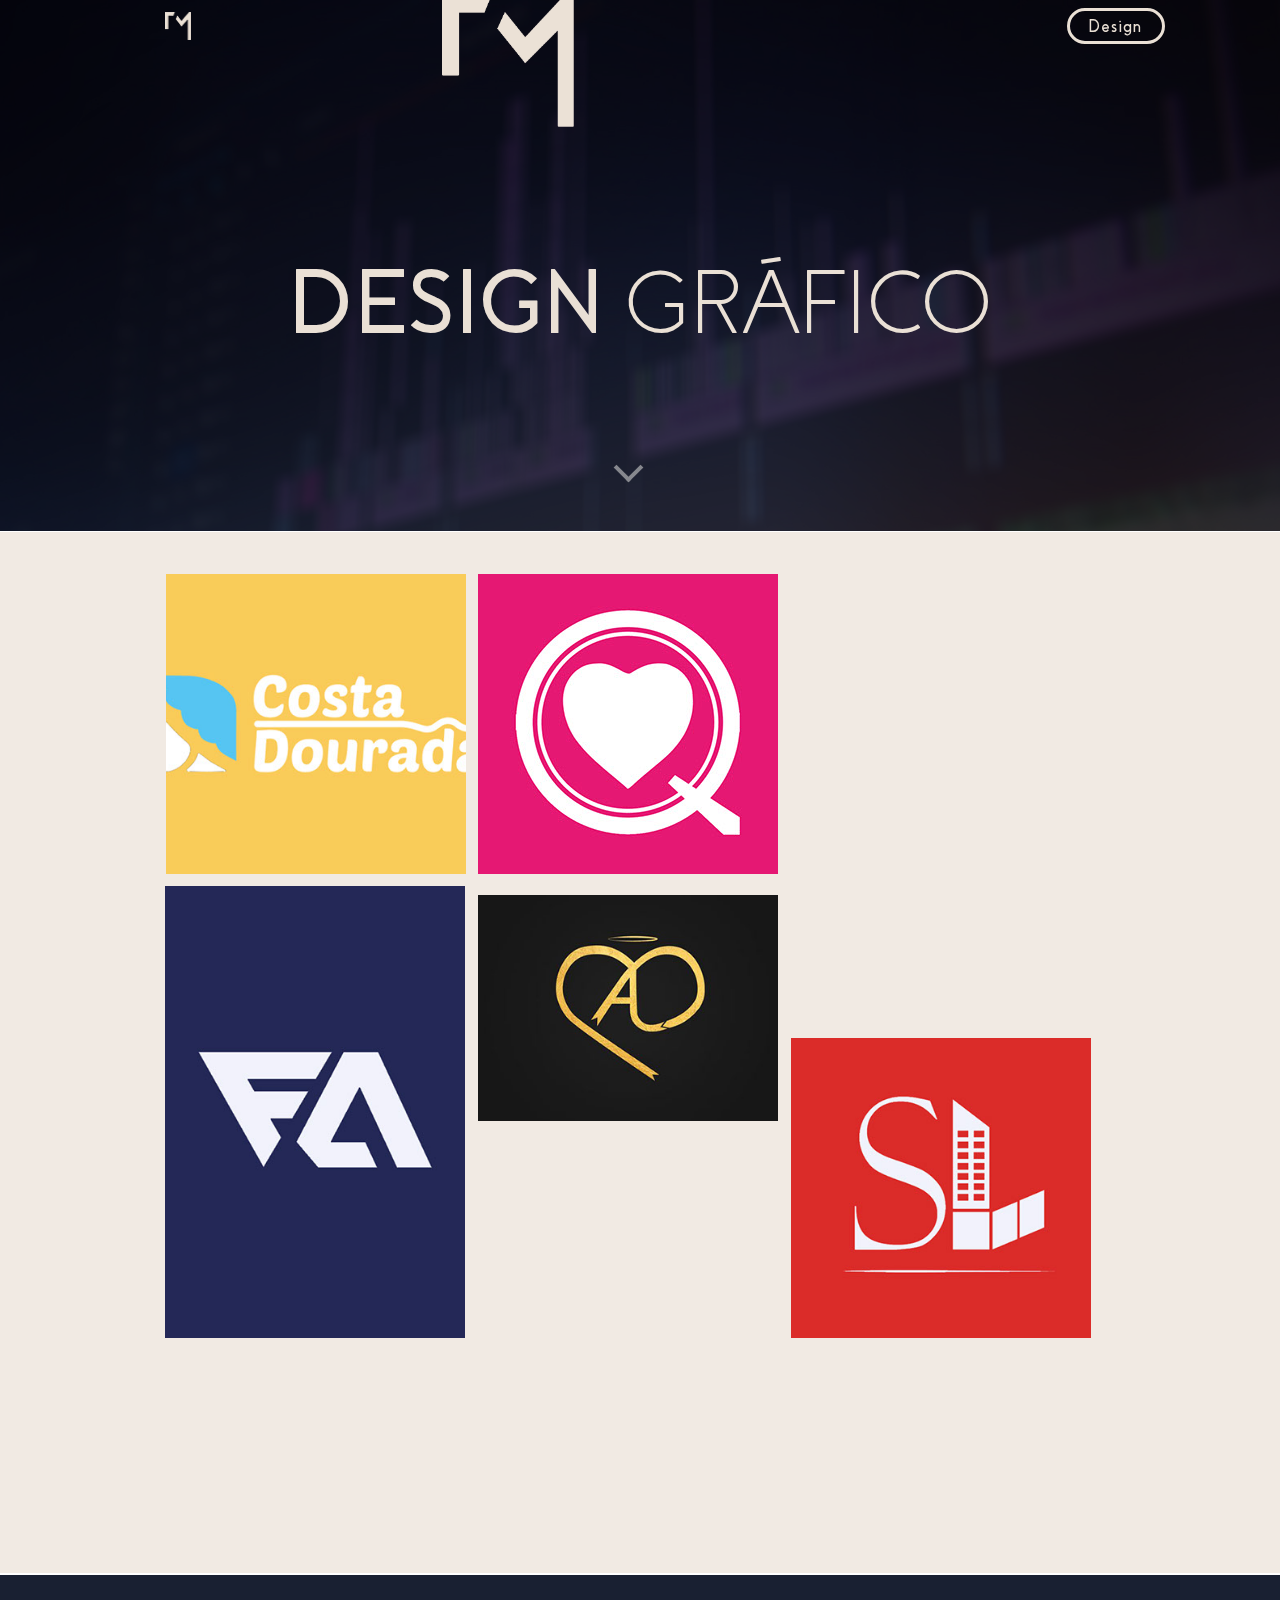
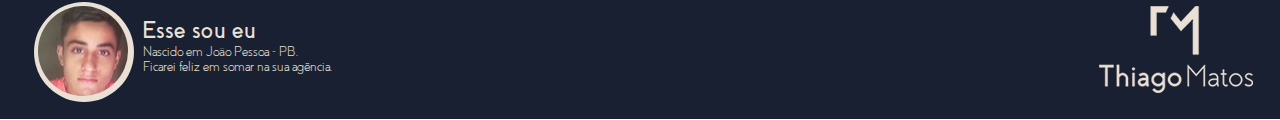
<file: design.html>
<!DOCTYPE html>
<html class="nojs html css_verticalspacer" lang="en-US">
 <head>

  <meta http-equiv="Content-type" content="text/html;charset=UTF-8"/>
  <meta name="generator" content="2017.0.0.363"/>
  <meta name="viewport" content="width=device-width, initial-scale=1.0"/>
  
  <script type="text/javascript">
   // Update the 'nojs'/'js' class on the html node
document.documentElement.className = document.documentElement.className.replace(/\bnojs\b/g, 'js');

// Check that all required assets are uploaded and up-to-date
if(typeof Muse == "undefined") window.Muse = {}; window.Muse.assets = {"required":["museutils.js", "museconfig.js", "jquery.musepolyfill.bgsize.js", "jquery.watch.js", "webpro.js", "jquery.scrolleffects.js", "jquery.museresponsive.js", "require.js", "musewpslideshow.js", "jquery.museoverlay.js", "touchswipe.js", "design.css"], "outOfDate":[]};
</script>
  
  <title>Design</title>
  <!-- CSS -->
  <link rel="stylesheet" type="text/css" href="css/site_global.css?crc=443350757"/>
  <link rel="stylesheet" type="text/css" href="css/master_b-master.css?crc=3929826710"/>
  <link rel="stylesheet" type="text/css" href="css/design.css?crc=99678396" id="pagesheet"/>
  <!-- IE-only CSS -->
  <!--[if lt IE 9]>
  <link rel="stylesheet" type="text/css" href="css/nomq_preview_master_b-master.css?crc=3824530138"/>
  <link rel="stylesheet" type="text/css" href="css/nomq_design.css?crc=3770267180" id="nomq_pagesheet"/>
  <![endif]-->
  <!-- JS includes -->
  <!--[if lt IE 9]>
  <script src="scripts/html5shiv.js?crc=4241844378" type="text/javascript"></script>
  <![endif]-->
    <!--HTML Widget code-->
  
		<style>
.u135917 {
  margin: 0 auto;
  opacity: 0.6;
  position: relative;
  transition: opacity 0.9s;
}
.u135917:hover {
  opacity: 1;
}
.u135917:hover .u135917help-mouse-wheel:before,
.u135917:hover .u135917help-mouse-wheel:after {
  animation: indicator-up-down 1.5s infinite ease-in-out;
  height: 8px;
  opacity: 0;
}
.u135917:hover .u135917help-down {
  animation: arrow-down 0.3s infinite alternate;
}
.u135917help-mouse-down {
  border: 3px solid transparent;
  border-radius: 17px;
  height: 50px;
  position: relative;
  background: transparent;
  width: 30px;
    margin: 0 auto;
}
.u135917help-mouse-wheel {
  position: relative;
  left: 50%;
  transition: opacity 0.5s;
}
.u135917help-mouse-wheel:before,
.u135917help-mouse-wheel:after {
  content: '';
  background: transparent;
  border-radius: 50%;
  margin-left: -2px;
  height: 4px;
  position: absolute;
  top: 5px;
  transition: top 0.5s, height 0.5s, opacity 0.5s;
  width: 4px;
}
.u135917help-mouse-wheel:before {
  animation: scroll 1.5s 0.75s infinite ease-in-out;
}
.u135917help-mouse-wheel:after {
  animation: scroll 1.5s infinite ease-in-out;
}
.u135917help-down {
  animation: arrow-down 0.6s infinite alternate ease-in-out;
  border-bottom: 4px solid #CDCDCD;
  border-right: 4px solid #CDCDCD;
  display: block;
  height: 17px;
  margin: 0 auto;
  transform: rotate(45deg);
  transition: opacity 0.5s;
  width: 17px;
  opacity: 1;
  position: absolute;
  left: 0;
  right: 0;
}
@-moz-keyframes scroll {
  0% {
    top: 5px;
    opacity: 0.3;
  }
  50% {
    opacity: 1;
  }
  100% {
    top: 15px;
    opacity: 0;
  }
}
@-webkit-keyframes scroll {
  0% {
    top: 5px;
    opacity: 0.3;
  }
  50% {
    opacity: 1;
  }
  100% {
    top: 15px;
    opacity: 0;
  }
}
@-o-keyframes scroll {
  0% {
    top: 5px;
    opacity: 0.3;
  }
  50% {
    opacity: 1;
  }
  100% {
    top: 15px;
    opacity: 0;
  }
}
@keyframes scroll {
  0% {
    top: 5px;
    opacity: 0.3;
  }
  50% {
    opacity: 1;
  }
  100% {
    top: 15px;
    opacity: 0;
  }
}
@-moz-keyframes indicator-up-down {
  0% {
    opacity: 0;
  }
  50% {
    opacity: 1;
  }
  100% {
    opacity: 0;
    top: 20px;
  }
}
@-webkit-keyframes indicator-up-down {
  0% {
    opacity: 0;
  }
  50% {
    opacity: 1;
  }
  100% {
    opacity: 0;
    top: 20px;
  }
}
@-o-keyframes indicator-up-down {
  0% {
    opacity: 0;
  }
  50% {
    opacity: 1;
  }
  100% {
    opacity: 0;
    top: 20px;
  }
}
@keyframes indicator-up-down {
  0% {
    opacity: 0;
  }
  50% {
    opacity: 1;
  }
  100% {
    opacity: 0;
    top: 20px;
  }
}
@-moz-keyframes arrow-down {
  0% {
    margin-top: 5px;
  }
  100% {
    margin-top: 15px;
  }
}
@-webkit-keyframes arrow-down {
  0% {
    margin-top: 5px;
  }
  100% {
    margin-top: 15px;
  }
}
@-o-keyframes arrow-down {
  0% {
    margin-top: 5px;
  }
  100% {
    margin-top: 15px;
  }
}
@keyframes arrow-down {
  0% {
    margin-top: 5px;
  }
  100% {
    margin-top: 15px;
  }
}
}
</style>
	
  <!--/*

*/
-->
 </head>
 <body>

  <div class="breakpoint active" id="bp_infinity" data-min-width="1281"><!-- responsive breakpoint node -->
   <div class="clearfix" id="page"><!-- group -->
    <div class="clearfix grpelem" id="pu135970"><!-- group -->
     <div class="browser_width grpelem shared_content" id="u135970-bw" data-content-guid="u135970-bw_content">
      <div class="museBGSize" id="u135970"><!-- simple frame --></div>
     </div>
     <div class="browser_width grpelem shared_content" id="u135967-bw" data-content-guid="u135967-bw_content">
      <div class="rgba-background" id="u135967"><!-- simple frame --></div>
     </div>
     <div class="browser_width grpelem shared_content" id="u135969-bw" data-content-guid="u135969-bw_content">
      <div class="rgba-background" id="u135969"><!-- simple frame --></div>
     </div>
     <div class="browser_width grpelem shared_content" id="u135968-bw" data-content-guid="u135968-bw_content">
      <div class="rgba-background" id="u135968"><!-- simple frame --></div>
     </div>
     <div class="clip_frame grpelem shared_content" id="u136149" data-content-guid="u136149_content"><!-- image -->
      <img class="block temp_no_img_src" id="u136149_img" data-orig-src="images/logo%20quadrada132x132.png?crc=3898849396" data-hidpi-src="images/logo%20quadrada132x132_2x.png?crc=3898849396" alt="" width="132" height="132" src="images/blank.gif?crc=4208392903"/>
     </div>
     <div class="browser_width grpelem shared_content" id="u136148-5-bw" data-content-guid="u136148-5-bw_content">
      <div class="clearfix" id="u136148-5"><!-- content -->
       <p>DESIGN <span id="u136148-2">GRÁFICO</span></p>
      </div>
     </div>
     <a class="nonblock nontext anim_swing size_fixed grpelem shared_content" id="u135917" href="design.html#motion-portflio" data-content-guid="u135917_content"><!-- custom html -->
<aside class="u135917" >
  <div class="u135917help-mouse-down"><i class="u135917help-mouse-wheel"></i></div><span class="u135917help-down"></span>
</aside>
</a>
     <a class="anchor_item grpelem shared_content" id="motion-portflio" data-content-guid="motion-portflio_content"></a>
     <div class="PamphletWidget clearfix grpelem" id="pamphletu135920"><!-- none box -->
      <div class="ThumbGroup clearfix grpelem" id="u135921"><!-- none box -->
       <div class="popup_anchor" id="u135922popup">
        <div class="Thumb popup_element" id="u135922"><!-- simple frame --></div>
       </div>
       <div class="popup_anchor" id="u135923popup">
        <div class="Thumb popup_element museBGSize transition" id="u135923"><!-- simple frame --></div>
       </div>
       <div class="popup_anchor" id="u135926popup">
        <div class="Thumb popup_element museBGSize transition" id="u135926"><!-- simple frame --></div>
       </div>
       <div class="popup_anchor" id="u135924popup">
        <div class="Thumb popup_element museBGSize transition" id="u135924"><!-- simple frame --></div>
       </div>
       <div class="popup_anchor" id="u135927popup">
        <div class="Thumb popup_element museBGSize transition" id="u135927"><!-- simple frame --></div>
       </div>
       <div class="popup_anchor" id="u135928popup">
        <div class="Thumb popup_element museBGSize transition" id="u135928"><!-- simple frame --></div>
       </div>
      </div>
      <div class="popup_anchor" id="u135930popup">
       <div class="ContainerGroup clearfix" id="u135930"><!-- stack box -->
        <div class="Container invi grpelem" id="u135940"><!-- simple frame --></div>
        <div class="Container invi clearfix grpelem" id="u135941"><!-- group -->
         <div class="grpelem shared_content" id="u135943" data-content-guid="u135943_content"><!-- simple frame --></div>
         <div class="shadow clip_frame grpelem" id="u136311"><!-- image -->
          <img class="block temp_no_img_src" id="u136311_img" data-orig-src="images/10.jpg?crc=514858923" alt="" width="305" height="421" src="images/blank.gif?crc=4208392903"/>
         </div>
         <div class="shadow clip_frame grpelem" id="u136323"><!-- image -->
          <img class="block temp_no_img_src" id="u136323_img" data-orig-src="images/11.jpg?crc=302612045" alt="" width="305" height="421" src="images/blank.gif?crc=4208392903"/>
         </div>
         <div class="shadow clip_frame grpelem" id="u136335"><!-- image -->
          <img class="block temp_no_img_src" id="u136335_img" data-orig-src="images/13.jpg?crc=29722493" alt="" width="305" height="421" src="images/blank.gif?crc=4208392903"/>
         </div>
        </div>
        <div class="Container invi clearfix grpelem" id="u135937"><!-- group -->
         <div class="grpelem shared_content" id="u135939" data-content-guid="u135939_content"><!-- simple frame --></div>
         <div class="clip_frame grpelem" id="u136497"><!-- image -->
          <img class="block temp_no_img_src" id="u136497_img" data-orig-src="images/5.jpg?crc=3805222616" alt="" width="480" height="239" src="images/blank.gif?crc=4208392903"/>
         </div>
         <div class="clip_frame grpelem" id="u136509"><!-- image -->
          <img class="block temp_no_img_src" id="u136509_img" data-orig-src="images/6.jpg?crc=372446890" alt="" width="480" height="460" src="images/blank.gif?crc=4208392903"/>
         </div>
        </div>
        <div class="Container invi clearfix grpelem" id="u135931"><!-- group -->
         <div class="grpelem shared_content" id="u135933" data-content-guid="u135933_content"><!-- simple frame --></div>
         <div class="clip_frame grpelem" id="u136639"><!-- image -->
          <img class="block temp_no_img_src" id="u136639_img" data-orig-src="images/8.jpg?crc=4026226844" alt="" width="500" height="500" src="images/blank.gif?crc=4208392903"/>
         </div>
        </div>
        <div class="Container invi clearfix grpelem" id="u135950"><!-- group -->
         <div class="grpelem shared_content" id="u135951" data-content-guid="u135951_content"><!-- simple frame --></div>
         <div class="clip_frame grpelem" id="u136851"><!-- image -->
          <img class="block temp_no_img_src" id="u136851_img" data-orig-src="images/4.jpg?crc=519374368" alt="" width="500" height="500" src="images/blank.gif?crc=4208392903"/>
         </div>
        </div>
        <div class="Container invi clearfix grpelem" id="u135944"><!-- group -->
         <div class="grpelem shared_content" id="u135945" data-content-guid="u135945_content"><!-- simple frame --></div>
         <div class="clip_frame grpelem" id="u136963"><!-- image -->
          <img class="block temp_no_img_src" id="u136963_img" data-orig-src="images/7.jpg?crc=67618082" alt="" width="500" height="500" src="images/blank.gif?crc=4208392903"/>
         </div>
        </div>
       </div>
      </div>
      <div class="popup_anchor" id="u135957popup">
       <div class="PamphletCloseButton PamphletLightboxPart popup_element clearfix" id="u135957"><!-- group -->
        <div class="clearfix grpelem shared_content" id="u135958-4" data-content-guid="u135958-4_content"><!-- content -->
         <p>x</p>
        </div>
       </div>
      </div>
     </div>
    </div>
    <div class="clearfix grpelem shared_content" id="pu81278" data-content-guid="pu81278_content"><!-- group -->
     <div class="browser_width" id="u81278-bw">
      <div class="ose_pre_init" id="u81278"><!-- simple frame --></div>
     </div>
     <a class="nonblock nontext clip_frame" id="u86735" href="index.html#inicio"><!-- image --><img class="block temp_no_img_src" id="u86735_img" data-orig-src="images/logo%20quadrada26x29.png?crc=215736928" data-hidpi-src="images/logo%20quadrada26x29_2x.png?crc=4173782555" alt="" width="26" height="28" src="images/blank.gif?crc=4208392903"/></a>
     <a class="nonblock nontext clearfix ose_pre_init" id="u86737-5" href="index.html#inicio"><!-- content --><p id="u86737-3">Thiago <span id="u86737-2">Matos</span></p></a>
     <div class="Button transition rounded-corners clearfix" id="buttonu135912"><!-- container box -->
      <div class="clearfix grpelem" id="u135914-4"><!-- content -->
       <p>Design</p>
      </div>
      <div class="transition clearfix grpelem" id="u135913-4"><!-- content -->
       <p>Design</p>
      </div>
     </div>
    </div>
    <div class="verticalspacer shared_content" data-offset-top="1573" data-content-above-spacer="1573" data-content-below-spacer="145" data-content-guid="page_2_content"></div>
    <div class="browser_width grpelem shared_content" id="u81166-bw" data-content-guid="u81166-bw_content">
     <div id="u81166"><!-- group -->
      <div class="clearfix" id="u81166_align_to_page">
       <div class="clearfix grpelem" id="u81158"><!-- group -->
        <div class="grpelem" id="u81163"><!-- simple frame --></div>
       </div>
       <div class="clearfix grpelem" id="pu81159"><!-- group -->
        <div class="clearfix grpelem" id="u81159"><!-- column -->
         <div class="clearfix colelem" id="u81162-4"><!-- content -->
          <p id="u81162-2">Esse sou eu</p>
         </div>
         <div class="clearfix colelem" id="pu81160-4"><!-- group -->
          <div class="clearfix grpelem" id="u81160-4"><!-- content -->
           <p id="u81160-2">Nascido em João Pessoa - PB.</p>
          </div>
          <div class="clearfix grpelem" id="u81161-4"><!-- content -->
           <p id="u81161-2">Ficarei feliz em somar na sua agência.</p>
          </div>
         </div>
        </div>
        <div class="clip_frame grpelem" id="u81164"><!-- image -->
         <img class="block temp_no_img_src" id="u81164_img" data-orig-src="images/logo%20vertical.png?crc=385513713" alt="" width="154" height="87" src="images/blank.gif?crc=4208392903"/>
        </div>
       </div>
      </div>
     </div>
    </div>
   </div>
   <div class="preload_images">
    <img class="preload temp_no_img_src" data-orig-src="images/costadourada_design_rollover.jpg?crc=180839917" alt="" src="images/blank.gif?crc=4208392903"/>
    <img class="preload temp_no_img_src" data-orig-src="images/costadourada_design.jpg?crc=3758807220" alt="" src="images/blank.gif?crc=4208392903"/>
    <img class="preload temp_no_img_src" data-orig-src="images/qaa_design_rollover.jpg?crc=92287281" alt="" src="images/blank.gif?crc=4208392903"/>
    <img class="preload temp_no_img_src" data-orig-src="images/qaa_design_rollover_2x.jpg?crc=3995255729" alt="" src="images/blank.gif?crc=4208392903"/>
    <img class="preload temp_no_img_src" data-orig-src="images/qaa_design.jpg?crc=3938703474" alt="" src="images/blank.gif?crc=4208392903"/>
    <img class="preload temp_no_img_src" data-orig-src="images/qaa_design_2x.jpg?crc=372211408" alt="" src="images/blank.gif?crc=4208392903"/>
    <img class="preload temp_no_img_src" data-orig-src="images/ferroeaco_design_rollover.jpg?crc=286270930" alt="" src="images/blank.gif?crc=4208392903"/>
    <img class="preload temp_no_img_src" data-orig-src="images/ferroeaco_design_rollover_2x.jpg?crc=17117441" alt="" src="images/blank.gif?crc=4208392903"/>
    <img class="preload temp_no_img_src" data-orig-src="images/ferroeaco_design.jpg?crc=3895304998" alt="" src="images/blank.gif?crc=4208392903"/>
    <img class="preload temp_no_img_src" data-orig-src="images/ferroeaco_design_2x.jpg?crc=269636064" alt="" src="images/blank.gif?crc=4208392903"/>
    <img class="preload temp_no_img_src" data-orig-src="images/anjosdaluz_design_rollover.jpg?crc=402966829" alt="" src="images/blank.gif?crc=4208392903"/>
    <img class="preload temp_no_img_src" data-orig-src="images/anjosdaluz_design_rollover_2x.jpg?crc=2658202" alt="" src="images/blank.gif?crc=4208392903"/>
    <img class="preload temp_no_img_src" data-orig-src="images/anjosdaluz_design.jpg?crc=4226667648" alt="" src="images/blank.gif?crc=4208392903"/>
    <img class="preload temp_no_img_src" data-orig-src="images/anjosdaluz_design_2x.jpg?crc=334512997" alt="" src="images/blank.gif?crc=4208392903"/>
    <img class="preload temp_no_img_src" data-orig-src="images/leosoccol_design_rollover.jpg?crc=447252474" alt="" src="images/blank.gif?crc=4208392903"/>
    <img class="preload temp_no_img_src" data-orig-src="images/leosoccol_design_rollover_2x.jpg?crc=4024613970" alt="" src="images/blank.gif?crc=4208392903"/>
    <img class="preload temp_no_img_src" data-orig-src="images/leosoccol_design.jpg?crc=313470517" alt="" src="images/blank.gif?crc=4208392903"/>
    <img class="preload temp_no_img_src" data-orig-src="images/leosoccol_design_2x.jpg?crc=354352379" alt="" src="images/blank.gif?crc=4208392903"/>
   </div>
  </div>
  <div class="breakpoint" id="bp_1280" data-max-width="1280"><!-- responsive breakpoint node -->
   <div class="clearfix temp_no_id" data-orig-id="page"><!-- group -->
    <div class="clearfix grpelem temp_no_id" data-orig-id="pu135970"><!-- group -->
     <span class="browser_width grpelem placeholder" data-placeholder-for="u135970-bw_content"><!-- placeholder node --></span>
     <span class="browser_width grpelem placeholder" data-placeholder-for="u135967-bw_content"><!-- placeholder node --></span>
     <span class="browser_width grpelem placeholder" data-placeholder-for="u135969-bw_content"><!-- placeholder node --></span>
     <span class="browser_width grpelem placeholder" data-placeholder-for="u135968-bw_content"><!-- placeholder node --></span>
     <span class="clip_frame grpelem placeholder" data-placeholder-for="u136149_content"><!-- placeholder node --></span>
     <span class="browser_width grpelem placeholder" data-placeholder-for="u136148-5-bw_content"><!-- placeholder node --></span>
     <span class="nonblock nontext anim_swing size_fixed grpelem placeholder" data-placeholder-for="u135917_content"><!-- placeholder node --></span>
     <span class="anchor_item grpelem placeholder" data-placeholder-for="motion-portflio_content"><!-- placeholder node --></span>
     <div class="PamphletWidget clearfix grpelem temp_no_id" data-orig-id="pamphletu135920"><!-- none box -->
      <div class="ThumbGroup clearfix grpelem temp_no_id" data-orig-id="u135921"><!-- none box -->
       <div class="popup_anchor temp_no_id" data-orig-id="u135922popup">
        <div class="Thumb popup_element temp_no_id" data-orig-id="u135922"><!-- simple frame --></div>
       </div>
       <div class="popup_anchor temp_no_id" data-orig-id="u135923popup">
        <div class="Thumb popup_element museBGSize transition temp_no_id" data-orig-id="u135923"><!-- simple frame --></div>
       </div>
       <div class="popup_anchor temp_no_id" data-orig-id="u135926popup">
        <div class="Thumb popup_element museBGSize transition temp_no_id" data-orig-id="u135926"><!-- simple frame --></div>
       </div>
       <div class="popup_anchor temp_no_id" data-orig-id="u135924popup">
        <div class="Thumb popup_element museBGSize transition temp_no_id" data-orig-id="u135924"><!-- simple frame --></div>
       </div>
       <div class="popup_anchor temp_no_id" data-orig-id="u135927popup">
        <div class="Thumb popup_element museBGSize transition temp_no_id" data-orig-id="u135927"><!-- simple frame --></div>
       </div>
       <div class="popup_anchor temp_no_id" data-orig-id="u135928popup">
        <div class="Thumb popup_element museBGSize transition temp_no_id" data-orig-id="u135928"><!-- simple frame --></div>
       </div>
      </div>
      <div class="popup_anchor temp_no_id" data-orig-id="u135930popup">
       <div class="ContainerGroup clearfix temp_no_id" data-orig-id="u135930"><!-- stack box -->
        <div class="Container invi grpelem temp_no_id" data-orig-id="u135940"><!-- simple frame --></div>
        <div class="Container invi clearfix grpelem temp_no_id" data-orig-id="u135941"><!-- group -->
         <div class="clearfix grpelem" id="pu136311"><!-- group -->
          <div class="shadow clip_frame grpelem temp_no_id" data-orig-id="u136311"><!-- image -->
           <img class="block temp_no_id temp_no_img_src" data-orig-src="images/10282x399.jpg?crc=4254812262" alt="" width="282" height="399" data-orig-id="u136311_img" src="images/blank.gif?crc=4208392903"/>
          </div>
          <div class="shadow clip_frame grpelem temp_no_id" data-orig-id="u136323"><!-- image -->
           <img class="block temp_no_id temp_no_img_src" data-orig-src="images/11282x399.jpg?crc=368123926" alt="" width="282" height="399" data-orig-id="u136323_img" src="images/blank.gif?crc=4208392903"/>
          </div>
          <div class="shadow clip_frame grpelem temp_no_id" data-orig-id="u136335"><!-- image -->
           <img class="block temp_no_id temp_no_img_src" data-orig-src="images/13282x399.jpg?crc=3920794139" alt="" width="282" height="399" data-orig-id="u136335_img" src="images/blank.gif?crc=4208392903"/>
          </div>
         </div>
         <span class="grpelem placeholder" data-placeholder-for="u135943_content"><!-- placeholder node --></span>
        </div>
        <div class="Container invi clearfix grpelem temp_no_id" data-orig-id="u135937"><!-- group -->
         <div class="clearfix grpelem" id="pu136497"><!-- group -->
          <div class="clip_frame grpelem temp_no_id" data-orig-id="u136497"><!-- image -->
           <img class="block temp_no_id temp_no_img_src" data-orig-src="images/5282x140.jpg?crc=165209883" alt="" width="282" height="140" data-orig-id="u136497_img" src="images/blank.gif?crc=4208392903"/>
          </div>
          <div class="clip_frame grpelem temp_no_id" data-orig-id="u136509"><!-- image -->
           <img class="block temp_no_id temp_no_img_src" data-orig-src="images/6282x270.jpg?crc=406879524" alt="" width="281" height="270" data-orig-id="u136509_img" src="images/blank.gif?crc=4208392903"/>
          </div>
         </div>
         <span class="grpelem placeholder" data-placeholder-for="u135939_content"><!-- placeholder node --></span>
        </div>
        <div class="Container invi clearfix grpelem temp_no_id" data-orig-id="u135931"><!-- group -->
         <div class="clip_frame grpelem temp_no_id" data-orig-id="u136639"><!-- image -->
          <img class="block temp_no_id temp_no_img_src" data-orig-src="images/8282x282.jpg?crc=468954907" alt="" width="282" height="282" data-orig-id="u136639_img" src="images/blank.gif?crc=4208392903"/>
         </div>
         <span class="grpelem placeholder" data-placeholder-for="u135933_content"><!-- placeholder node --></span>
        </div>
        <div class="Container invi clearfix grpelem temp_no_id" data-orig-id="u135950"><!-- group -->
         <div class="clip_frame grpelem temp_no_id" data-orig-id="u136851"><!-- image -->
          <img class="block temp_no_id temp_no_img_src" data-orig-src="images/4282x282.jpg?crc=330148632" alt="" width="282" height="282" data-orig-id="u136851_img" src="images/blank.gif?crc=4208392903"/>
         </div>
         <span class="grpelem placeholder" data-placeholder-for="u135951_content"><!-- placeholder node --></span>
        </div>
        <div class="Container invi clearfix grpelem temp_no_id" data-orig-id="u135944"><!-- group -->
         <div class="clip_frame grpelem temp_no_id" data-orig-id="u136963"><!-- image -->
          <img class="block temp_no_id temp_no_img_src" data-orig-src="images/7282x282.jpg?crc=4086088041" alt="" width="282" height="282" data-orig-id="u136963_img" src="images/blank.gif?crc=4208392903"/>
         </div>
         <span class="grpelem placeholder" data-placeholder-for="u135945_content"><!-- placeholder node --></span>
        </div>
       </div>
      </div>
      <div class="popup_anchor temp_no_id" data-orig-id="u135957popup">
       <div class="PamphletCloseButton PamphletLightboxPart popup_element clearfix temp_no_id" data-orig-id="u135957"><!-- group -->
        <span class="clearfix grpelem placeholder" data-placeholder-for="u135958-4_content"><!-- placeholder node --></span>
       </div>
      </div>
     </div>
    </div>
    <span class="clearfix grpelem placeholder" data-placeholder-for="pu81278_content"><!-- placeholder node --></span>
    <span class="verticalspacer placeholder" data-placeholder-for="page_2_content"><!-- placeholder node --></span>
    <span class="browser_width grpelem placeholder" data-placeholder-for="u81166-bw_content"><!-- placeholder node --></span>
   </div>
   <div class="preload_images">
    <img class="preload temp_no_img_src" data-orig-src="images/costadourada_design_rollover2.jpg?crc=4289034682" alt="" src="images/blank.gif?crc=4208392903"/>
    <img class="preload temp_no_img_src" data-orig-src="images/costadourada_design_rollover_2x.jpg?crc=180839917" alt="" src="images/blank.gif?crc=4208392903"/>
    <img class="preload temp_no_img_src" data-orig-src="images/costadourada_design-u135923-a-fr.jpg?crc=4259073555" alt="" src="images/blank.gif?crc=4208392903"/>
    <img class="preload temp_no_img_src" data-orig-src="images/costadourada_design-u135923-a-fr_2x.jpg?crc=3862233118" alt="" src="images/blank.gif?crc=4208392903"/>
    <img class="preload temp_no_img_src" data-orig-src="images/qaa_design_rollover-u135926-r-fr.jpg?crc=55443600" alt="" src="images/blank.gif?crc=4208392903"/>
    <img class="preload temp_no_img_src" data-orig-src="images/qaa_design_rollover-u135926-r-fr_2x.jpg?crc=353495239" alt="" src="images/blank.gif?crc=4208392903"/>
    <img class="preload temp_no_img_src" data-orig-src="images/qaa_design-u135926-a-fr.jpg?crc=333470628" alt="" src="images/blank.gif?crc=4208392903"/>
    <img class="preload temp_no_img_src" data-orig-src="images/qaa_design-u135926-a-fr_2x.jpg?crc=246455069" alt="" src="images/blank.gif?crc=4208392903"/>
    <img class="preload temp_no_img_src" data-orig-src="images/ferroeaco_design_rollover.jpg?crc=286270930" alt="" src="images/blank.gif?crc=4208392903"/>
    <img class="preload temp_no_img_src" data-orig-src="images/ferroeaco_design_rollover_2x.jpg?crc=17117441" alt="" src="images/blank.gif?crc=4208392903"/>
    <img class="preload temp_no_img_src" data-orig-src="images/ferroeaco_design.jpg?crc=3895304998" alt="" src="images/blank.gif?crc=4208392903"/>
    <img class="preload temp_no_img_src" data-orig-src="images/ferroeaco_design_2x.jpg?crc=269636064" alt="" src="images/blank.gif?crc=4208392903"/>
    <img class="preload temp_no_img_src" data-orig-src="images/anjosdaluz_design_rollover.jpg?crc=402966829" alt="" src="images/blank.gif?crc=4208392903"/>
    <img class="preload temp_no_img_src" data-orig-src="images/anjosdaluz_design_rollover_2x.jpg?crc=2658202" alt="" src="images/blank.gif?crc=4208392903"/>
    <img class="preload temp_no_img_src" data-orig-src="images/anjosdaluz_design.jpg?crc=4226667648" alt="" src="images/blank.gif?crc=4208392903"/>
    <img class="preload temp_no_img_src" data-orig-src="images/anjosdaluz_design_2x.jpg?crc=334512997" alt="" src="images/blank.gif?crc=4208392903"/>
    <img class="preload temp_no_img_src" data-orig-src="images/leosoccol_design_rollover.jpg?crc=447252474" alt="" src="images/blank.gif?crc=4208392903"/>
    <img class="preload temp_no_img_src" data-orig-src="images/leosoccol_design_rollover_2x.jpg?crc=4024613970" alt="" src="images/blank.gif?crc=4208392903"/>
    <img class="preload temp_no_img_src" data-orig-src="images/leosoccol_design-u135928-a-fr.jpg?crc=266021873" alt="" src="images/blank.gif?crc=4208392903"/>
    <img class="preload temp_no_img_src" data-orig-src="images/leosoccol_design-u135928-a-fr_2x.jpg?crc=166699736" alt="" src="images/blank.gif?crc=4208392903"/>
   </div>
  </div>
  <!-- JS includes -->
  <script type="text/javascript">
   if (document.location.protocol != 'https:') document.write('\x3Cscript src="http://musecdn.businesscatalyst.com/scripts/4.0/jquery-1.8.3.min.js" type="text/javascript">\x3C/script>');
</script>
  <script type="text/javascript">
   window.jQuery || document.write('\x3Cscript src="scripts/jquery-1.8.3.min.js?crc=209076791" type="text/javascript">\x3C/script>');
</script>
  <!-- Other scripts -->
  <script type="text/javascript">
   window.Muse.assets.check=function(d){if(!window.Muse.assets.checked){window.Muse.assets.checked=!0;var b={},c=function(a,b){if(window.getComputedStyle){var c=window.getComputedStyle(a,null);return c&&c.getPropertyValue(b)||c&&c[b]||""}if(document.documentElement.currentStyle)return(c=a.currentStyle)&&c[b]||a.style&&a.style[b]||"";return""},a=function(a){if(a.match(/^rgb/))return a=a.replace(/\s+/g,"").match(/([\d\,]+)/gi)[0].split(","),(parseInt(a[0])<<16)+(parseInt(a[1])<<8)+parseInt(a[2]);if(a.match(/^\#/))return parseInt(a.substr(1),
16);return 0},g=function(g){for(var f=document.getElementsByTagName("link"),h=0;h<f.length;h++)if("text/css"==f[h].type){var i=(f[h].href||"").match(/\/?css\/([\w\-]+\.css)\?crc=(\d+)/);if(!i||!i[1]||!i[2])break;b[i[1]]=i[2]}f=document.createElement("div");f.className="version";f.style.cssText="display:none; width:1px; height:1px;";document.getElementsByTagName("body")[0].appendChild(f);for(h=0;h<Muse.assets.required.length;){var i=Muse.assets.required[h],l=i.match(/([\w\-\.]+)\.(\w+)$/),k=l&&l[1]?
l[1]:null,l=l&&l[2]?l[2]:null;switch(l.toLowerCase()){case "css":k=k.replace(/\W/gi,"_").replace(/^([^a-z])/gi,"_$1");f.className+=" "+k;k=a(c(f,"color"));l=a(c(f,"backgroundColor"));k!=0||l!=0?(Muse.assets.required.splice(h,1),"undefined"!=typeof b[i]&&(k!=b[i]>>>24||l!=(b[i]&16777215))&&Muse.assets.outOfDate.push(i)):h++;f.className="version";break;case "js":h++;break;default:throw Error("Unsupported file type: "+l);}}d?d().jquery!="1.8.3"&&Muse.assets.outOfDate.push("jquery-1.8.3.min.js"):Muse.assets.required.push("jquery-1.8.3.min.js");
f.parentNode.removeChild(f);if(Muse.assets.outOfDate.length||Muse.assets.required.length)f="Alguns arquivos no servidor podem estar ausentes ou incorretos. Limpe o cache do navegador e tente novamente. Se o problema persistir, entre em contato com o autor do site.",g&&Muse.assets.outOfDate.length&&(f+="\nOut of date: "+Muse.assets.outOfDate.join(",")),g&&Muse.assets.required.length&&(f+="\nMissing: "+Muse.assets.required.join(",")),alert(f)};location&&location.search&&location.search.match&&location.search.match(/muse_debug/gi)?setTimeout(function(){g(!0)},5E3):g()}};
var muse_init=function(){require.config({baseUrl:""});require(["jquery","museutils","whatinput","jquery.musepolyfill.bgsize","jquery.watch","webpro","musewpslideshow","jquery.museoverlay","touchswipe","jquery.scrolleffects","jquery.museresponsive"],function(d){var $ = d;$(document).ready(function(){try{
window.Muse.assets.check($);/* body */
Muse.Utils.transformMarkupToFixBrowserProblemsPreInit();/* body */
Muse.Utils.detectScreenResolution();/* HiDPI screens */
Muse.Utils.prepHyperlinks(true);/* body */
Muse.Utils.resizeHeight('.browser_width');/* resize height */
Muse.Utils.requestAnimationFrame(function() { $('body').addClass('initialized'); });/* mark body as initialized */
Muse.Utils.fullPage('#page');/* 100% height page */
Muse.Utils.initWidget('#pamphletu135920', ['#bp_infinity', '#bp_1280'], function(elem) { return new WebPro.Widget.ContentSlideShow(elem, {contentLayout_runtime:'stack',event:'click',deactivationEvent:'mouseout_click',autoPlay:false,displayInterval:3000,transitionStyle:'fading',transitionDuration:500,hideAllContentsFirst:true,shuffle:false,enableSwipe:true,resumeAutoplay:true,resumeAutoplayInterval:3000,playOnce:false,autoActivate_runtime:false}); });/* #pamphletu135920 */
$('#bp_1280').one('muse_this_bp_activate', function(){
$('#u135970').registerBackgroundPositionScrollEffect([{"speed":[0,0],"in":[-Infinity,-100]},{"speed":[0,0],"in":[-100,Infinity]}], $(this)); /* scroll effect */
$('#u81278').registerOpacityScrollEffect([{"fade":166,"in":[-Infinity,102],"opacity":0},{"in":[102,102],"opacity":0},{"fade":96,"in":[102,Infinity],"opacity":100}], $(this)); /* scroll effect */
$('#u86737-5').registerOpacityScrollEffect([{"fade":38,"in":[-Infinity,184.02],"opacity":0},{"in":[184.02,184.02],"opacity":0},{"fade":191,"in":[184.02,Infinity],"opacity":100}], $(this)); /* scroll effect */
});/* scroll effects for one breakpoint */
$('#bp_infinity').one('muse_this_bp_activate', function(){
$('#u135970').registerBackgroundPositionScrollEffect([{"speed":[0,0],"in":[-Infinity,-100]},{"speed":[0,0],"in":[-100,Infinity]}], $(this)); /* scroll effect */
$('#u81278').registerOpacityScrollEffect([{"fade":166,"in":[-Infinity,102],"opacity":0},{"in":[102,102],"opacity":0},{"fade":96,"in":[102,Infinity],"opacity":100}], $(this)); /* scroll effect */
$('#u86737-5').registerOpacityScrollEffect([{"fade":38,"in":[-Infinity,184.02],"opacity":0},{"in":[184.02,184.02],"opacity":0},{"fade":191,"in":[184.02,Infinity],"opacity":100}], $(this)); /* scroll effect */
});/* scroll effects for one breakpoint */
$( '.breakpoint' ).registerBreakpoint();/* Register breakpoints */
Muse.Utils.transformMarkupToFixBrowserProblems();/* body */
}catch(b){if(b&&"function"==typeof b.notify?b.notify():Muse.Assert.fail("Error calling selector function: "+b),false)throw b;}})})};

</script>
  <!-- RequireJS script -->
  <script src="scripts/require.js?crc=244322403" type="text/javascript" async data-main="scripts/museconfig.js?crc=168988563" onload="if (requirejs) requirejs.onError = function(requireType, requireModule) { if (requireType && requireType.toString && requireType.toString().indexOf && 0 <= requireType.toString().indexOf('#scripterror')) window.Muse.assets.check(); }" onerror="window.Muse.assets.check();"></script>
  
  <!--HTML Widget code-->
  

	
   </body>
</html>
</file>
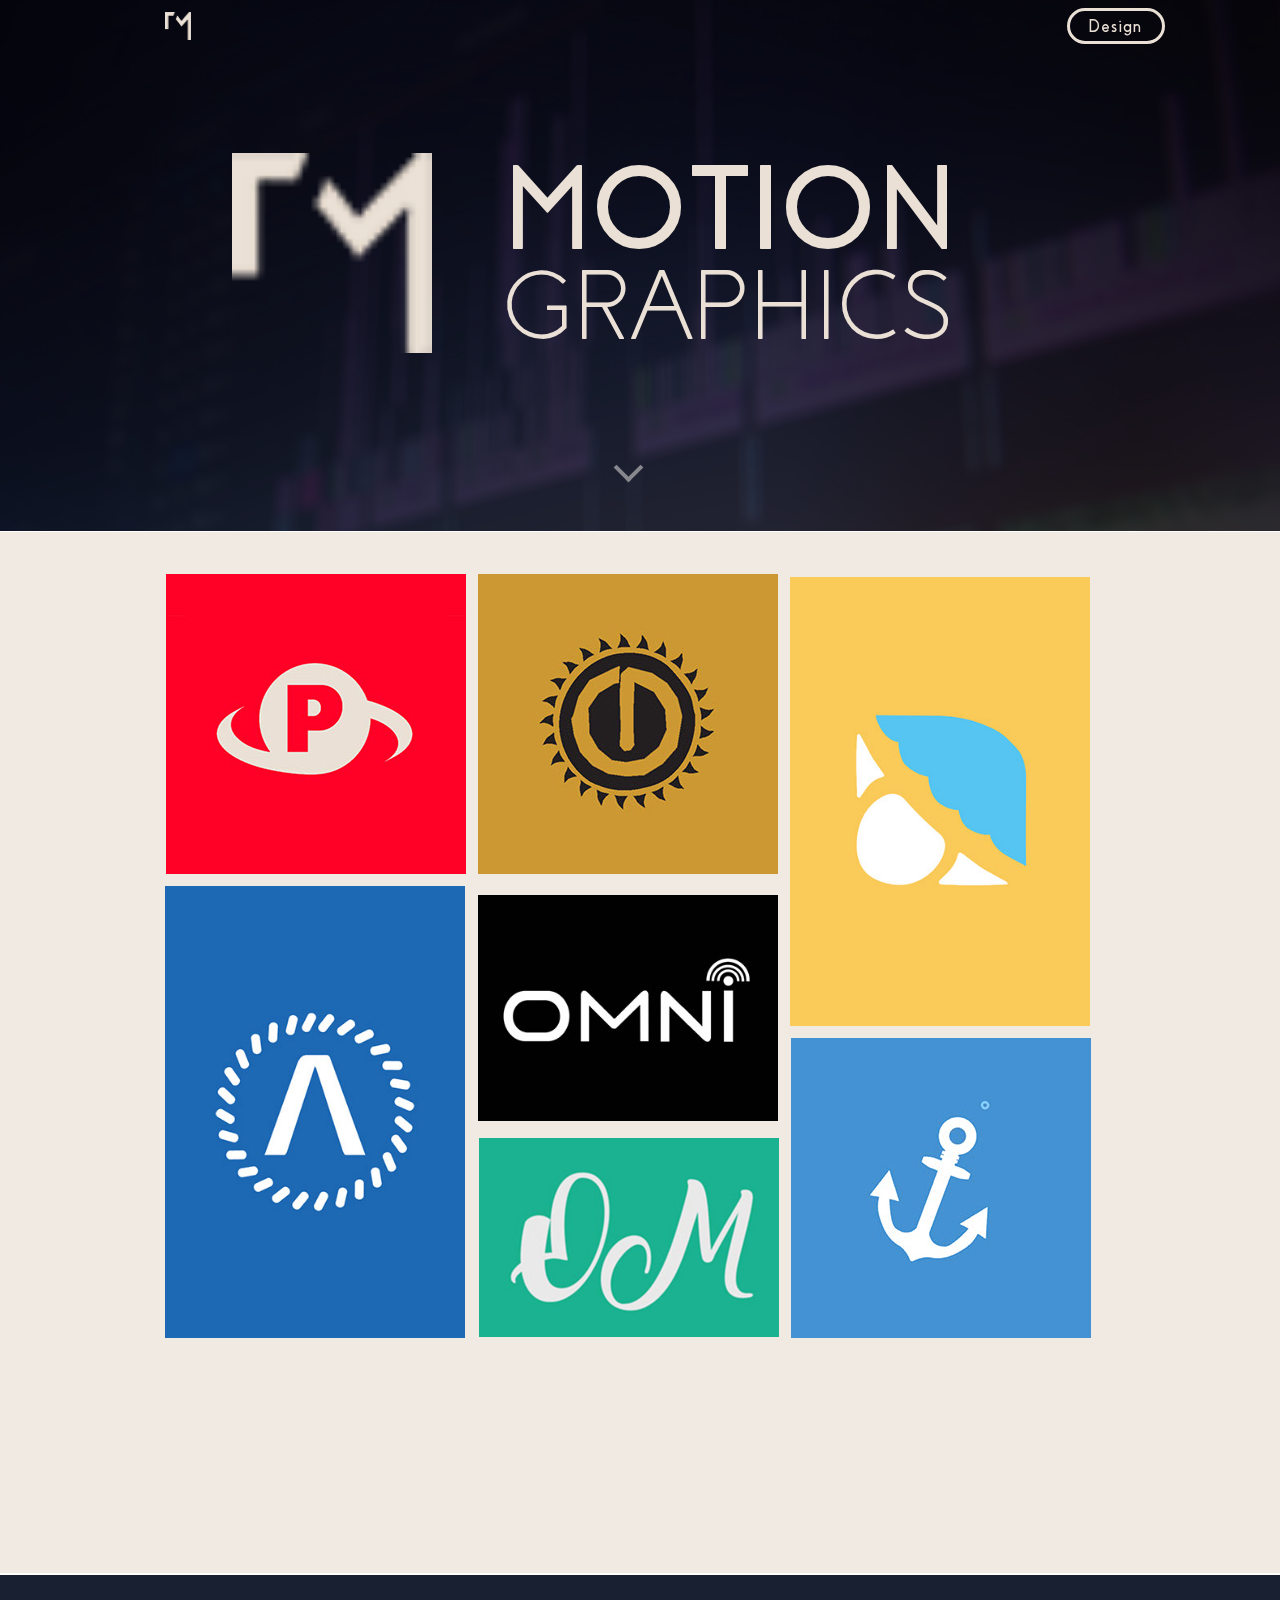
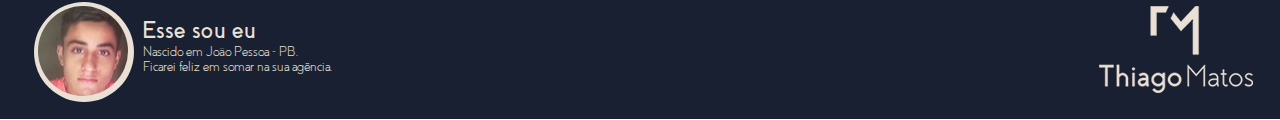
<file: motion.html>
<!DOCTYPE html>
<html class="nojs html css_verticalspacer" lang="en-US">
 <head>

  <meta http-equiv="Content-type" content="text/html;charset=UTF-8"/>
  <meta name="generator" content="2017.0.0.363"/>
  <meta name="viewport" content="width=device-width, initial-scale=1.0"/>
  
  <script type="text/javascript">
   // Update the 'nojs'/'js' class on the html node
document.documentElement.className = document.documentElement.className.replace(/\bnojs\b/g, 'js');

// Check that all required assets are uploaded and up-to-date
if(typeof Muse == "undefined") window.Muse = {}; window.Muse.assets = {"required":["museutils.js", "museconfig.js", "jquery.musepolyfill.bgsize.js", "jquery.watch.js", "webpro.js", "jquery.scrolleffects.js", "jquery.museresponsive.js", "require.js", "musewpslideshow.js", "jquery.museoverlay.js", "touchswipe.js", "motion.css"], "outOfDate":[]};
</script>
  
  <title>Motion</title>
  <!-- CSS -->
  <link rel="stylesheet" type="text/css" href="css/site_global.css?crc=443350757"/>
  <link rel="stylesheet" type="text/css" href="css/master_b-master.css?crc=3929826710"/>
  <link rel="stylesheet" type="text/css" href="css/motion.css?crc=275489944" id="pagesheet"/>
  <!-- IE-only CSS -->
  <!--[if lt IE 9]>
  <link rel="stylesheet" type="text/css" href="css/nomq_preview_master_b-master.css?crc=3824530138"/>
  <link rel="stylesheet" type="text/css" href="css/nomq_motion.css?crc=3777765891" id="nomq_pagesheet"/>
  <![endif]-->
  <!-- JS includes -->
  <!--[if lt IE 9]>
  <script src="scripts/html5shiv.js?crc=4241844378" type="text/javascript"></script>
  <![endif]-->
    <!--HTML Widget code-->
  
		<style>
.u87559 {
  margin: 0 auto;
  opacity: 0.6;
  position: relative;
  transition: opacity 0.9s;
}
.u87559:hover {
  opacity: 1;
}
.u87559:hover .u87559help-mouse-wheel:before,
.u87559:hover .u87559help-mouse-wheel:after {
  animation: indicator-up-down 1.5s infinite ease-in-out;
  height: 8px;
  opacity: 0;
}
.u87559:hover .u87559help-down {
  animation: arrow-down 0.3s infinite alternate;
}
.u87559help-mouse-down {
  border: 3px solid transparent;
  border-radius: 17px;
  height: 50px;
  position: relative;
  background: transparent;
  width: 30px;
    margin: 0 auto;
}
.u87559help-mouse-wheel {
  position: relative;
  left: 50%;
  transition: opacity 0.5s;
}
.u87559help-mouse-wheel:before,
.u87559help-mouse-wheel:after {
  content: '';
  background: transparent;
  border-radius: 50%;
  margin-left: -2px;
  height: 4px;
  position: absolute;
  top: 5px;
  transition: top 0.5s, height 0.5s, opacity 0.5s;
  width: 4px;
}
.u87559help-mouse-wheel:before {
  animation: scroll 1.5s 0.75s infinite ease-in-out;
}
.u87559help-mouse-wheel:after {
  animation: scroll 1.5s infinite ease-in-out;
}
.u87559help-down {
  animation: arrow-down 0.6s infinite alternate ease-in-out;
  border-bottom: 4px solid #CDCDCD;
  border-right: 4px solid #CDCDCD;
  display: block;
  height: 17px;
  margin: 0 auto;
  transform: rotate(45deg);
  transition: opacity 0.5s;
  width: 17px;
  opacity: 1;
  position: absolute;
  left: 0;
  right: 0;
}
@-moz-keyframes scroll {
  0% {
    top: 5px;
    opacity: 0.3;
  }
  50% {
    opacity: 1;
  }
  100% {
    top: 15px;
    opacity: 0;
  }
}
@-webkit-keyframes scroll {
  0% {
    top: 5px;
    opacity: 0.3;
  }
  50% {
    opacity: 1;
  }
  100% {
    top: 15px;
    opacity: 0;
  }
}
@-o-keyframes scroll {
  0% {
    top: 5px;
    opacity: 0.3;
  }
  50% {
    opacity: 1;
  }
  100% {
    top: 15px;
    opacity: 0;
  }
}
@keyframes scroll {
  0% {
    top: 5px;
    opacity: 0.3;
  }
  50% {
    opacity: 1;
  }
  100% {
    top: 15px;
    opacity: 0;
  }
}
@-moz-keyframes indicator-up-down {
  0% {
    opacity: 0;
  }
  50% {
    opacity: 1;
  }
  100% {
    opacity: 0;
    top: 20px;
  }
}
@-webkit-keyframes indicator-up-down {
  0% {
    opacity: 0;
  }
  50% {
    opacity: 1;
  }
  100% {
    opacity: 0;
    top: 20px;
  }
}
@-o-keyframes indicator-up-down {
  0% {
    opacity: 0;
  }
  50% {
    opacity: 1;
  }
  100% {
    opacity: 0;
    top: 20px;
  }
}
@keyframes indicator-up-down {
  0% {
    opacity: 0;
  }
  50% {
    opacity: 1;
  }
  100% {
    opacity: 0;
    top: 20px;
  }
}
@-moz-keyframes arrow-down {
  0% {
    margin-top: 5px;
  }
  100% {
    margin-top: 15px;
  }
}
@-webkit-keyframes arrow-down {
  0% {
    margin-top: 5px;
  }
  100% {
    margin-top: 15px;
  }
}
@-o-keyframes arrow-down {
  0% {
    margin-top: 5px;
  }
  100% {
    margin-top: 15px;
  }
}
@keyframes arrow-down {
  0% {
    margin-top: 5px;
  }
  100% {
    margin-top: 15px;
  }
}
}
</style>
	<style type="text/css">#u93360.size_fluid_width_height iframe { position:absolute; left:0; top:0; }</style><style type="text/css">#u93557.size_fluid_width_height iframe { position:absolute; left:0; top:0; }</style><style type="text/css">#u93568.size_fluid_width_height iframe { position:absolute; left:0; top:0; }</style><style type="text/css">#u93576.size_fluid_width_height iframe { position:absolute; left:0; top:0; }</style><style type="text/css">#u93584.size_fluid_width_height iframe { position:absolute; left:0; top:0; }</style><style type="text/css">#u93592.size_fluid_width_height iframe { position:absolute; left:0; top:0; }</style><style type="text/css">#u93653.size_fluid_width_height iframe { position:absolute; left:0; top:0; }</style>
  <!--/*

*/
-->
 </head>
 <body>

  <div class="breakpoint active" id="bp_infinity" data-min-width="1281"><!-- responsive breakpoint node -->
   <div class="clearfix" id="page"><!-- group -->
    <div class="clearfix grpelem" id="pu82293"><!-- group -->
     <div class="browser_width grpelem shared_content" id="u82293-bw" data-content-guid="u82293-bw_content">
      <div class="museBGSize" id="u82293"><!-- simple frame --></div>
     </div>
     <div class="browser_width grpelem shared_content" id="u86268-bw" data-content-guid="u86268-bw_content">
      <div class="rgba-background" id="u86268"><!-- simple frame --></div>
     </div>
     <div class="browser_width grpelem shared_content" id="u82298-bw" data-content-guid="u82298-bw_content">
      <div class="rgba-background" id="u82298"><!-- simple frame --></div>
     </div>
     <div class="browser_width grpelem shared_content" id="u82605-bw" data-content-guid="u82605-bw_content">
      <div class="rgba-background" id="u82605"><!-- simple frame --></div>
     </div>
     <div class="clearfix grpelem shared_content" id="u87670" data-content-guid="u87670_content"><!-- group -->
      <div class="clearfix grpelem" id="u82557-4"><!-- content -->
       <p>MOTION</p>
      </div>
      <div class="clearfix grpelem" id="u87137-4"><!-- content -->
       <p>GRAPHICS</p>
      </div>
     </div>
     <div class="clip_frame grpelem shared_content" id="u87247" data-content-guid="u87247_content"><!-- image -->
      <img class="block temp_no_img_src" id="u87247_img" data-orig-src="images/logo%20quadrada.png?crc=3898849396" data-hidpi-src="images/logo%20quadrada_2x.png?crc=3898849396" alt="" width="200" height="200" src="images/blank.gif?crc=4208392903"/>
     </div>
     <a class="nonblock nontext anim_swing size_fixed grpelem shared_content" id="u87559" href="motion.html#motion-portflio" data-content-guid="u87559_content"><!-- custom html -->
<aside class="u87559" >
  <div class="u87559help-mouse-down"><i class="u87559help-mouse-wheel"></i></div><span class="u87559help-down"></span>
</aside>
</a>
     <a class="anchor_item grpelem shared_content" id="motion-portflio" data-content-guid="motion-portflio_content"></a>
     <div class="PamphletWidget clearfix grpelem" id="pamphletu93347"><!-- none box -->
      <div class="ThumbGroup clearfix grpelem" id="u93350"><!-- none box -->
       <div class="popup_anchor" id="u93352popup">
        <div class="Thumb popup_element" id="u93352"><!-- simple frame --></div>
       </div>
       <div class="popup_anchor" id="u93351popup">
        <div class="Thumb popup_element museBGSize transition" id="u93351"><!-- simple frame --></div>
       </div>
       <div class="popup_anchor" id="u93491popup">
        <div class="Thumb popup_element museBGSize transition" id="u93491"><!-- simple frame --></div>
       </div>
       <div class="popup_anchor" id="u93508popup">
        <div class="Thumb popup_element museBGSize" id="u93508"><!-- simple frame --></div>
       </div>
       <div class="popup_anchor" id="u93516popup">
        <div class="Thumb popup_element museBGSize" id="u93516"><!-- simple frame --></div>
       </div>
       <div class="popup_anchor" id="u93524popup">
        <div class="Thumb popup_element museBGSize" id="u93524"><!-- simple frame --></div>
       </div>
       <div class="popup_anchor" id="u93532popup">
        <div class="Thumb popup_element" id="u93532"><!-- simple frame --></div>
       </div>
       <div class="popup_anchor" id="u93540popup">
        <div class="Thumb popup_element museBGSize" id="u93540"><!-- simple frame --></div>
       </div>
      </div>
      <div class="popup_anchor" id="u93357popup">
       <div class="ContainerGroup clearfix" id="u93357"><!-- stack box -->
        <div class="Container invi grpelem" id="u93361"><!-- simple frame --></div>
        <div class="Container invi clearfix grpelem" id="u93358"><!-- group -->
         <div class="grpelem shared_content" id="u93359" data-content-guid="u93359_content"><!-- simple frame --></div>
         <div class="size_fixed grpelem shared_content" id="u93360" data-content-guid="u93360_content"><!-- custom html -->
           
<iframe class="actAsDiv" style="width:100%;height:100%;" src="//www.youtube.com/embed/MJC9fmgrwr8?autoplay=0&loop=1&playlist=MJC9fmgrwr8&showinfo=0&theme=light&color=white&controls=1&modestbranding=1&start=0&fs=0&iv_load_policy=3&wmode=transparent&rel=0" frameborder="0" allowfullscreen></iframe>

         </div>
        </div>
        <div class="Container invi clearfix grpelem" id="u93496"><!-- group -->
         <div class="grpelem shared_content" id="u93556" data-content-guid="u93556_content"><!-- simple frame --></div>
         <div class="size_fixed grpelem shared_content" id="u93557" data-content-guid="u93557_content"><!-- custom html -->
           
<iframe class="actAsDiv" style="width:100%;height:100%;" src="//www.youtube.com/embed/3ZUCh0yTe0o?autoplay=0&loop=1&playlist=3ZUCh0yTe0o&showinfo=0&theme=light&color=white&controls=1&modestbranding=1&start=0&fs=0&iv_load_policy=3&wmode=transparent&rel=0" frameborder="0" allowfullscreen></iframe>

         </div>
        </div>
        <div class="Container invi clearfix grpelem" id="u93512"><!-- group -->
         <div class="grpelem shared_content" id="u93567" data-content-guid="u93567_content"><!-- simple frame --></div>
         <div class="size_fixed grpelem shared_content" id="u93568" data-content-guid="u93568_content"><!-- custom html -->
           
<iframe class="actAsDiv" style="width:100%;height:100%;" src="//www.youtube.com/embed/NOG6-NIWfZA?autoplay=0&loop=1&playlist=NOG6-NIWfZA&showinfo=0&theme=light&color=white&controls=1&modestbranding=1&start=0&fs=0&iv_load_policy=3&wmode=transparent&rel=0" frameborder="0" allowfullscreen></iframe>

         </div>
        </div>
        <div class="Container invi clearfix grpelem" id="u93520"><!-- group -->
         <div class="grpelem shared_content" id="u93575" data-content-guid="u93575_content"><!-- simple frame --></div>
         <div class="size_fixed grpelem shared_content" id="u93576" data-content-guid="u93576_content"><!-- custom html -->
           
<iframe class="actAsDiv" style="width:100%;height:100%;" src="//www.youtube.com/embed/_rH_BIa9r3U?autoplay=0&loop=1&playlist=_rH_BIa9r3U&showinfo=0&theme=light&color=white&controls=1&modestbranding=1&start=0&fs=0&iv_load_policy=3&wmode=transparent&rel=0" frameborder="0" allowfullscreen></iframe>

         </div>
        </div>
        <div class="Container invi clearfix grpelem" id="u93528"><!-- group -->
         <div class="grpelem shared_content" id="u93583" data-content-guid="u93583_content"><!-- simple frame --></div>
         <div class="size_fixed grpelem shared_content" id="u93584" data-content-guid="u93584_content"><!-- custom html -->
           
<iframe class="actAsDiv" style="width:100%;height:100%;" src="//www.youtube.com/embed/OY7kvWiZzqU?autoplay=0&loop=1&playlist=OY7kvWiZzqU&showinfo=0&theme=light&color=white&controls=1&modestbranding=1&start=0&fs=0&iv_load_policy=3&wmode=transparent&rel=0" frameborder="0" allowfullscreen></iframe>

         </div>
        </div>
        <div class="Container invi clearfix grpelem" id="u93536"><!-- group -->
         <div class="grpelem shared_content" id="u93591" data-content-guid="u93591_content"><!-- simple frame --></div>
         <div class="size_fixed grpelem shared_content" id="u93592" data-content-guid="u93592_content"><!-- custom html -->
           
<iframe class="actAsDiv" style="width:100%;height:100%;" src="//www.youtube.com/embed/JXaYY4kWWXs?autoplay=0&loop=1&playlist=JXaYY4kWWXs&showinfo=0&theme=light&color=white&controls=1&modestbranding=1&start=0&fs=0&iv_load_policy=3&wmode=transparent&rel=0" frameborder="0" allowfullscreen></iframe>

         </div>
        </div>
        <div class="Container invi clearfix grpelem" id="u93544"><!-- group -->
         <div class="grpelem shared_content" id="u93652" data-content-guid="u93652_content"><!-- simple frame --></div>
         <div class="size_fixed grpelem shared_content" id="u93653" data-content-guid="u93653_content"><!-- custom html -->
           
<iframe class="actAsDiv" style="width:100%;height:100%;" src="//www.youtube.com/embed/OA1e257hop8?autoplay=0&loop=1&playlist=OA1e257hop8&showinfo=0&theme=light&color=white&controls=1&modestbranding=1&start=0&fs=0&iv_load_policy=3&wmode=transparent&rel=0" frameborder="0" allowfullscreen></iframe>

         </div>
        </div>
       </div>
      </div>
      <div class="popup_anchor" id="u93353popup">
       <div class="PamphletCloseButton PamphletLightboxPart popup_element clearfix" id="u93353"><!-- group -->
        <div class="clearfix grpelem shared_content" id="u93354-4" data-content-guid="u93354-4_content"><!-- content -->
         <p>x</p>
        </div>
       </div>
      </div>
     </div>
    </div>
    <div class="clearfix grpelem shared_content" id="pu81278" data-content-guid="pu81278_content"><!-- group -->
     <div class="browser_width" id="u81278-bw">
      <div class="ose_pre_init" id="u81278"><!-- simple frame --></div>
     </div>
     <a class="nonblock nontext clip_frame" id="u86735" href="index.html#inicio"><!-- image --><img class="block temp_no_img_src" id="u86735_img" data-orig-src="images/logo%20quadrada26x29.png?crc=215736928" data-hidpi-src="images/logo%20quadrada26x29_2x.png?crc=4173782555" alt="" width="26" height="28" src="images/blank.gif?crc=4208392903"/></a>
     <a class="nonblock nontext clearfix ose_pre_init" id="u86737-5" href="index.html#inicio"><!-- content --><p id="u86737-3">Thiago <span id="u86737-2">Matos</span></p></a>
     <a class="nonblock nontext Button transition rounded-corners clearfix" id="buttonu83664" href="design.html"><!-- container box --><div class="clearfix grpelem" id="u83665-4"><!-- content --><p>Design</p></div><div class="transition clearfix grpelem" id="u83666-4"><!-- content --><p>Design</p></div></a>
    </div>
    <div class="verticalspacer shared_content" data-offset-top="1573" data-content-above-spacer="1573" data-content-below-spacer="145" data-content-guid="page_2_content"></div>
    <div class="browser_width grpelem shared_content" id="u81166-bw" data-content-guid="u81166-bw_content">
     <div id="u81166"><!-- group -->
      <div class="clearfix" id="u81166_align_to_page">
       <div class="rounded-corners clearfix grpelem" id="u81158"><!-- group -->
        <div class="museBGSize rounded-corners grpelem" id="u81163"><!-- simple frame --></div>
       </div>
       <div class="clearfix grpelem" id="pu81159"><!-- group -->
        <div class="clearfix grpelem" id="u81159"><!-- column -->
         <div class="clearfix colelem" id="u81162-4"><!-- content -->
          <p id="u81162-2">Esse sou eu</p>
         </div>
         <div class="clearfix colelem" id="pu81160-4"><!-- group -->
          <div class="clearfix grpelem" id="u81160-4"><!-- content -->
           <p id="u81160-2">Nascido em João Pessoa - PB.</p>
          </div>
          <div class="clearfix grpelem" id="u81161-4"><!-- content -->
           <p id="u81161-2">Ficarei feliz em somar na sua agência.</p>
          </div>
         </div>
        </div>
        <div class="clip_frame grpelem" id="u81164"><!-- image -->
         <img class="block temp_no_img_src" id="u81164_img" data-orig-src="images/logo%20vertical.png?crc=385513713" alt="" width="154" height="87" src="images/blank.gif?crc=4208392903"/>
        </div>
       </div>
      </div>
     </div>
    </div>
   </div>
   <div class="preload_images">
    <img class="preload temp_no_img_src" data-orig-src="images/poligono_motion_rollover.jpg?crc=4023758213" alt="" src="images/blank.gif?crc=4208392903"/>
    <img class="preload temp_no_img_src" data-orig-src="images/poligono_motion_rollover_2x.jpg?crc=4069777823" alt="" src="images/blank.gif?crc=4208392903"/>
    <img class="preload temp_no_img_src" data-orig-src="images/poligono_motion.jpg?crc=4236949244" alt="" src="images/blank.gif?crc=4208392903"/>
    <img class="preload temp_no_img_src" data-orig-src="images/poligono_motion_2x.jpg?crc=157388342" alt="" src="images/blank.gif?crc=4208392903"/>
    <img class="preload temp_no_img_src" data-orig-src="images/cordel_motion_rollover.jpg?crc=4142789009" alt="" src="images/blank.gif?crc=4208392903"/>
    <img class="preload temp_no_img_src" data-orig-src="images/cordel_motion_rollover_2x.jpg?crc=3917820174" alt="" src="images/blank.gif?crc=4208392903"/>
    <img class="preload temp_no_img_src" data-orig-src="images/cordel_motion.jpg?crc=241811639" alt="" src="images/blank.gif?crc=4208392903"/>
    <img class="preload temp_no_img_src" data-orig-src="images/cordel_motion_2x.jpg?crc=342694397" alt="" src="images/blank.gif?crc=4208392903"/>
    <img class="preload temp_no_img_src" data-orig-src="images/costadourada_motion_rollover.jpg?crc=517191291" alt="" src="images/blank.gif?crc=4208392903"/>
    <img class="preload temp_no_img_src" data-orig-src="images/costadourada_motion_rollover_2x.jpg?crc=513915256" alt="" src="images/blank.gif?crc=4208392903"/>
    <img class="preload temp_no_img_src" data-orig-src="images/costadourada_motion.jpg?crc=4234600204" alt="" src="images/blank.gif?crc=4208392903"/>
    <img class="preload temp_no_img_src" data-orig-src="images/costadourada_motion_2x.jpg?crc=351546801" alt="" src="images/blank.gif?crc=4208392903"/>
    <img class="preload temp_no_img_src" data-orig-src="images/athos_office_rollover.jpg?crc=166528477" alt="" src="images/blank.gif?crc=4208392903"/>
    <img class="preload temp_no_img_src" data-orig-src="images/athos_office2.jpg?crc=162746483" alt="" src="images/blank.gif?crc=4208392903"/>
    <img class="preload temp_no_img_src" data-orig-src="images/athos_office_2x.jpg?crc=3801979825" alt="" src="images/blank.gif?crc=4208392903"/>
    <img class="preload temp_no_img_src" data-orig-src="images/omni_rollover.jpg?crc=4130867943" alt="" src="images/blank.gif?crc=4208392903"/>
    <img class="preload temp_no_img_src" data-orig-src="images/omni_rollover_2x.jpg?crc=3911037378" alt="" src="images/blank.gif?crc=4208392903"/>
    <img class="preload temp_no_img_src" data-orig-src="images/omni.jpg?crc=104370758" alt="" src="images/blank.gif?crc=4208392903"/>
    <img class="preload temp_no_img_src" data-orig-src="images/omni_2x.jpg?crc=4276392580" alt="" src="images/blank.gif?crc=4208392903"/>
    <img class="preload temp_no_img_src" data-orig-src="images/profosman_motion_rollover.jpg?crc=3782956473" alt="" src="images/blank.gif?crc=4208392903"/>
    <img class="preload temp_no_img_src" data-orig-src="images/profosman_motion_rollover_2x.jpg?crc=4073286149" alt="" src="images/blank.gif?crc=4208392903"/>
    <img class="preload temp_no_img_src" data-orig-src="images/profosman_motion.jpg?crc=3977462790" alt="" src="images/blank.gif?crc=4208392903"/>
    <img class="preload temp_no_img_src" data-orig-src="images/profosman_motion_2x.jpg?crc=4278185572" alt="" src="images/blank.gif?crc=4208392903"/>
    <img class="preload temp_no_img_src" data-orig-src="images/blueanchor_rollover.jpg?crc=4200432409" alt="" src="images/blank.gif?crc=4208392903"/>
    <img class="preload temp_no_img_src" data-orig-src="images/blueanchor_rollover_2x.jpg?crc=3974953138" alt="" src="images/blank.gif?crc=4208392903"/>
    <img class="preload temp_no_img_src" data-orig-src="images/blueanchor.jpg?crc=4084602359" alt="" src="images/blank.gif?crc=4208392903"/>
    <img class="preload temp_no_img_src" data-orig-src="images/blueanchor_2x.jpg?crc=4057500463" alt="" src="images/blank.gif?crc=4208392903"/>
   </div>
  </div>
  <div class="breakpoint" id="bp_1280" data-max-width="1280"><!-- responsive breakpoint node -->
   <div class="clearfix temp_no_id" data-orig-id="page"><!-- group -->
    <div class="clearfix grpelem temp_no_id" data-orig-id="pu82293"><!-- group -->
     <span class="browser_width grpelem placeholder" data-placeholder-for="u82293-bw_content"><!-- placeholder node --></span>
     <span class="browser_width grpelem placeholder" data-placeholder-for="u86268-bw_content"><!-- placeholder node --></span>
     <span class="browser_width grpelem placeholder" data-placeholder-for="u82298-bw_content"><!-- placeholder node --></span>
     <span class="browser_width grpelem placeholder" data-placeholder-for="u82605-bw_content"><!-- placeholder node --></span>
     <span class="clearfix grpelem placeholder" data-placeholder-for="u87670_content"><!-- placeholder node --></span>
     <span class="clip_frame grpelem placeholder" data-placeholder-for="u87247_content"><!-- placeholder node --></span>
     <span class="nonblock nontext anim_swing size_fixed grpelem placeholder" data-placeholder-for="u87559_content"><!-- placeholder node --></span>
     <span class="anchor_item grpelem placeholder" data-placeholder-for="motion-portflio_content"><!-- placeholder node --></span>
     <div class="PamphletWidget clearfix grpelem temp_no_id" data-orig-id="pamphletu93347"><!-- none box -->
      <div class="ThumbGroup clearfix grpelem temp_no_id" data-orig-id="u93350"><!-- none box -->
       <div class="popup_anchor temp_no_id" data-orig-id="u93352popup">
        <div class="Thumb popup_element temp_no_id" data-orig-id="u93352"><!-- simple frame --></div>
       </div>
       <div class="popup_anchor temp_no_id" data-orig-id="u93351popup">
        <div class="Thumb popup_element museBGSize transition temp_no_id" data-orig-id="u93351"><!-- simple frame --></div>
       </div>
       <div class="popup_anchor temp_no_id" data-orig-id="u93491popup">
        <div class="Thumb popup_element museBGSize transition temp_no_id" data-orig-id="u93491"><!-- simple frame --></div>
       </div>
       <div class="popup_anchor temp_no_id" data-orig-id="u93508popup">
        <div class="Thumb popup_element museBGSize temp_no_id" data-orig-id="u93508"><!-- simple frame --></div>
       </div>
       <div class="popup_anchor temp_no_id" data-orig-id="u93516popup">
        <div class="Thumb popup_element museBGSize temp_no_id" data-orig-id="u93516"><!-- simple frame --></div>
       </div>
       <div class="popup_anchor temp_no_id" data-orig-id="u93524popup">
        <div class="Thumb popup_element museBGSize temp_no_id" data-orig-id="u93524"><!-- simple frame --></div>
       </div>
       <div class="popup_anchor temp_no_id" data-orig-id="u93532popup">
        <div class="Thumb popup_element temp_no_id" data-orig-id="u93532"><!-- simple frame --></div>
       </div>
       <div class="popup_anchor temp_no_id" data-orig-id="u93540popup">
        <div class="Thumb popup_element museBGSize temp_no_id" data-orig-id="u93540"><!-- simple frame --></div>
       </div>
      </div>
      <div class="popup_anchor temp_no_id" data-orig-id="u93357popup">
       <div class="ContainerGroup clearfix temp_no_id" data-orig-id="u93357"><!-- stack box -->
        <div class="Container invi grpelem temp_no_id" data-orig-id="u93361"><!-- simple frame --></div>
        <div class="Container invi clearfix grpelem temp_no_id" data-orig-id="u93358"><!-- group -->
         <span class="grpelem placeholder" data-placeholder-for="u93359_content"><!-- placeholder node --></span>
         <span class="size_fixed grpelem placeholder" data-placeholder-for="u93360_content"><!-- placeholder node --></span>
        </div>
        <div class="Container invi clearfix grpelem temp_no_id" data-orig-id="u93496"><!-- group -->
         <span class="grpelem placeholder" data-placeholder-for="u93556_content"><!-- placeholder node --></span>
         <span class="size_fixed grpelem placeholder" data-placeholder-for="u93557_content"><!-- placeholder node --></span>
        </div>
        <div class="Container invi clearfix grpelem temp_no_id" data-orig-id="u93512"><!-- group -->
         <span class="grpelem placeholder" data-placeholder-for="u93567_content"><!-- placeholder node --></span>
         <span class="size_fixed grpelem placeholder" data-placeholder-for="u93568_content"><!-- placeholder node --></span>
        </div>
        <div class="Container invi clearfix grpelem temp_no_id" data-orig-id="u93520"><!-- group -->
         <span class="grpelem placeholder" data-placeholder-for="u93575_content"><!-- placeholder node --></span>
         <span class="size_fixed grpelem placeholder" data-placeholder-for="u93576_content"><!-- placeholder node --></span>
        </div>
        <div class="Container invi clearfix grpelem temp_no_id" data-orig-id="u93528"><!-- group -->
         <span class="grpelem placeholder" data-placeholder-for="u93583_content"><!-- placeholder node --></span>
         <span class="size_fixed grpelem placeholder" data-placeholder-for="u93584_content"><!-- placeholder node --></span>
        </div>
        <div class="Container invi clearfix grpelem temp_no_id" data-orig-id="u93536"><!-- group -->
         <span class="grpelem placeholder" data-placeholder-for="u93591_content"><!-- placeholder node --></span>
         <span class="size_fixed grpelem placeholder" data-placeholder-for="u93592_content"><!-- placeholder node --></span>
        </div>
        <div class="Container invi clearfix grpelem temp_no_id" data-orig-id="u93544"><!-- group -->
         <span class="grpelem placeholder" data-placeholder-for="u93652_content"><!-- placeholder node --></span>
         <span class="size_fixed grpelem placeholder" data-placeholder-for="u93653_content"><!-- placeholder node --></span>
        </div>
       </div>
      </div>
      <div class="popup_anchor temp_no_id" data-orig-id="u93353popup">
       <div class="PamphletCloseButton PamphletLightboxPart popup_element clearfix temp_no_id" data-orig-id="u93353"><!-- group -->
        <span class="clearfix grpelem placeholder" data-placeholder-for="u93354-4_content"><!-- placeholder node --></span>
       </div>
      </div>
     </div>
    </div>
    <span class="clearfix grpelem placeholder" data-placeholder-for="pu81278_content"><!-- placeholder node --></span>
    <span class="verticalspacer placeholder" data-placeholder-for="page_2_content"><!-- placeholder node --></span>
    <span class="browser_width grpelem placeholder" data-placeholder-for="u81166-bw_content"><!-- placeholder node --></span>
   </div>
   <div class="preload_images">
    <img class="preload temp_no_img_src" data-orig-src="images/poligono_motion_rollover-u93351-r-fr.jpg?crc=3967319412" alt="" src="images/blank.gif?crc=4208392903"/>
    <img class="preload temp_no_img_src" data-orig-src="images/poligono_motion_rollover-u93351-r-fr_2x.jpg?crc=3966223886" alt="" src="images/blank.gif?crc=4208392903"/>
    <img class="preload temp_no_img_src" data-orig-src="images/poligono_motion-u93351-a-fr.jpg?crc=4189295062" alt="" src="images/blank.gif?crc=4208392903"/>
    <img class="preload temp_no_img_src" data-orig-src="images/poligono_motion-u93351-a-fr_2x.jpg?crc=49085516" alt="" src="images/blank.gif?crc=4208392903"/>
    <img class="preload temp_no_img_src" data-orig-src="images/cordel_motion_rollover-u93491-r-fr.jpg?crc=3955304076" alt="" src="images/blank.gif?crc=4208392903"/>
    <img class="preload temp_no_img_src" data-orig-src="images/cordel_motion_rollover-u93491-r-fr_2x.jpg?crc=3825943301" alt="" src="images/blank.gif?crc=4208392903"/>
    <img class="preload temp_no_img_src" data-orig-src="images/cordel_motion-u93491-a-fr.jpg?crc=4157295611" alt="" src="images/blank.gif?crc=4208392903"/>
    <img class="preload temp_no_img_src" data-orig-src="images/cordel_motion-u93491-a-fr_2x.jpg?crc=4015230012" alt="" src="images/blank.gif?crc=4208392903"/>
    <img class="preload temp_no_img_src" data-orig-src="images/costadourada_motion_rollover.jpg?crc=517191291" alt="" src="images/blank.gif?crc=4208392903"/>
    <img class="preload temp_no_img_src" data-orig-src="images/costadourada_motion_rollover_2x.jpg?crc=513915256" alt="" src="images/blank.gif?crc=4208392903"/>
    <img class="preload temp_no_img_src" data-orig-src="images/costadourada_motion.jpg?crc=4234600204" alt="" src="images/blank.gif?crc=4208392903"/>
    <img class="preload temp_no_img_src" data-orig-src="images/costadourada_motion_2x.jpg?crc=351546801" alt="" src="images/blank.gif?crc=4208392903"/>
    <img class="preload temp_no_img_src" data-orig-src="images/athos_office_rollover2.jpg?crc=396480901" alt="" src="images/blank.gif?crc=4208392903"/>
    <img class="preload temp_no_img_src" data-orig-src="images/athos_office_rollover_2x.jpg?crc=166528477" alt="" src="images/blank.gif?crc=4208392903"/>
    <img class="preload temp_no_img_src" data-orig-src="images/athos_office2.jpg?crc=162746483" alt="" src="images/blank.gif?crc=4208392903"/>
    <img class="preload temp_no_img_src" data-orig-src="images/athos_office_2x.jpg?crc=3801979825" alt="" src="images/blank.gif?crc=4208392903"/>
    <img class="preload temp_no_img_src" data-orig-src="images/omni_rollover.jpg?crc=4130867943" alt="" src="images/blank.gif?crc=4208392903"/>
    <img class="preload temp_no_img_src" data-orig-src="images/omni_rollover_2x.jpg?crc=3911037378" alt="" src="images/blank.gif?crc=4208392903"/>
    <img class="preload temp_no_img_src" data-orig-src="images/omni.jpg?crc=104370758" alt="" src="images/blank.gif?crc=4208392903"/>
    <img class="preload temp_no_img_src" data-orig-src="images/omni_2x.jpg?crc=4276392580" alt="" src="images/blank.gif?crc=4208392903"/>
    <img class="preload temp_no_img_src" data-orig-src="images/profosman_motion_rollover.jpg?crc=3782956473" alt="" src="images/blank.gif?crc=4208392903"/>
    <img class="preload temp_no_img_src" data-orig-src="images/profosman_motion_rollover_2x.jpg?crc=4073286149" alt="" src="images/blank.gif?crc=4208392903"/>
    <img class="preload temp_no_img_src" data-orig-src="images/profosman_motion.jpg?crc=3977462790" alt="" src="images/blank.gif?crc=4208392903"/>
    <img class="preload temp_no_img_src" data-orig-src="images/profosman_motion_2x.jpg?crc=4278185572" alt="" src="images/blank.gif?crc=4208392903"/>
    <img class="preload temp_no_img_src" data-orig-src="images/blueanchor_rollover-u93540-r-fr.jpg?crc=172879129" alt="" src="images/blank.gif?crc=4208392903"/>
    <img class="preload temp_no_img_src" data-orig-src="images/blueanchor_rollover-u93540-r-fr_2x.jpg?crc=284776291" alt="" src="images/blank.gif?crc=4208392903"/>
    <img class="preload temp_no_img_src" data-orig-src="images/blueanchor-u93540-a-fr.jpg?crc=529488379" alt="" src="images/blank.gif?crc=4208392903"/>
    <img class="preload temp_no_img_src" data-orig-src="images/blueanchor-u93540-a-fr_2x.jpg?crc=3758684221" alt="" src="images/blank.gif?crc=4208392903"/>
   </div>
  </div>
  <!-- JS includes -->
  <script type="text/javascript">
   if (document.location.protocol != 'https:') document.write('\x3Cscript src="http://musecdn.businesscatalyst.com/scripts/4.0/jquery-1.8.3.min.js" type="text/javascript">\x3C/script>');
</script>
  <script type="text/javascript">
   window.jQuery || document.write('\x3Cscript src="scripts/jquery-1.8.3.min.js?crc=209076791" type="text/javascript">\x3C/script>');
</script>
  <!-- Other scripts -->
  <script type="text/javascript">
   window.Muse.assets.check=function(d){if(!window.Muse.assets.checked){window.Muse.assets.checked=!0;var b={},c=function(a,b){if(window.getComputedStyle){var c=window.getComputedStyle(a,null);return c&&c.getPropertyValue(b)||c&&c[b]||""}if(document.documentElement.currentStyle)return(c=a.currentStyle)&&c[b]||a.style&&a.style[b]||"";return""},a=function(a){if(a.match(/^rgb/))return a=a.replace(/\s+/g,"").match(/([\d\,]+)/gi)[0].split(","),(parseInt(a[0])<<16)+(parseInt(a[1])<<8)+parseInt(a[2]);if(a.match(/^\#/))return parseInt(a.substr(1),
16);return 0},g=function(g){for(var f=document.getElementsByTagName("link"),h=0;h<f.length;h++)if("text/css"==f[h].type){var i=(f[h].href||"").match(/\/?css\/([\w\-]+\.css)\?crc=(\d+)/);if(!i||!i[1]||!i[2])break;b[i[1]]=i[2]}f=document.createElement("div");f.className="version";f.style.cssText="display:none; width:1px; height:1px;";document.getElementsByTagName("body")[0].appendChild(f);for(h=0;h<Muse.assets.required.length;){var i=Muse.assets.required[h],l=i.match(/([\w\-\.]+)\.(\w+)$/),k=l&&l[1]?
l[1]:null,l=l&&l[2]?l[2]:null;switch(l.toLowerCase()){case "css":k=k.replace(/\W/gi,"_").replace(/^([^a-z])/gi,"_$1");f.className+=" "+k;k=a(c(f,"color"));l=a(c(f,"backgroundColor"));k!=0||l!=0?(Muse.assets.required.splice(h,1),"undefined"!=typeof b[i]&&(k!=b[i]>>>24||l!=(b[i]&16777215))&&Muse.assets.outOfDate.push(i)):h++;f.className="version";break;case "js":h++;break;default:throw Error("Unsupported file type: "+l);}}d?d().jquery!="1.8.3"&&Muse.assets.outOfDate.push("jquery-1.8.3.min.js"):Muse.assets.required.push("jquery-1.8.3.min.js");
f.parentNode.removeChild(f);if(Muse.assets.outOfDate.length||Muse.assets.required.length)f="Alguns arquivos no servidor podem estar ausentes ou incorretos. Limpe o cache do navegador e tente novamente. Se o problema persistir, entre em contato com o autor do site.",g&&Muse.assets.outOfDate.length&&(f+="\nOut of date: "+Muse.assets.outOfDate.join(",")),g&&Muse.assets.required.length&&(f+="\nMissing: "+Muse.assets.required.join(",")),alert(f)};location&&location.search&&location.search.match&&location.search.match(/muse_debug/gi)?setTimeout(function(){g(!0)},5E3):g()}};
var muse_init=function(){require.config({baseUrl:""});require(["jquery","museutils","whatinput","jquery.musepolyfill.bgsize","jquery.watch","webpro","musewpslideshow","jquery.museoverlay","touchswipe","jquery.scrolleffects","jquery.museresponsive"],function(d){var $ = d;$(document).ready(function(){try{
window.Muse.assets.check($);/* body */
Muse.Utils.transformMarkupToFixBrowserProblemsPreInit();/* body */
Muse.Utils.detectScreenResolution();/* HiDPI screens */
Muse.Utils.prepHyperlinks(true);/* body */
Muse.Utils.resizeHeight('.browser_width');/* resize height */
Muse.Utils.requestAnimationFrame(function() { $('body').addClass('initialized'); });/* mark body as initialized */
Muse.Utils.fullPage('#page');/* 100% height page */
Muse.Utils.initWidget('#pamphletu93347', ['#bp_infinity', '#bp_1280'], function(elem) { return new WebPro.Widget.ContentSlideShow(elem, {contentLayout_runtime:'stack',event:'click',deactivationEvent:'mouseout_click',autoPlay:false,displayInterval:3000,transitionStyle:'fading',transitionDuration:500,hideAllContentsFirst:true,shuffle:false,enableSwipe:true,resumeAutoplay:true,resumeAutoplayInterval:3000,playOnce:false,autoActivate_runtime:false}); });/* #pamphletu93347 */
$('#bp_1280').one('muse_this_bp_activate', function(){
$('#u82293').registerBackgroundPositionScrollEffect([{"speed":[0,0],"in":[-Infinity,-100]},{"speed":[0,0],"in":[-100,Infinity]}], $(this)); /* scroll effect */
$('#u81278').registerOpacityScrollEffect([{"fade":166,"in":[-Infinity,102],"opacity":0},{"in":[102,102],"opacity":0},{"fade":96,"in":[102,Infinity],"opacity":100}], $(this)); /* scroll effect */
$('#u86737-5').registerOpacityScrollEffect([{"fade":38,"in":[-Infinity,184.02],"opacity":0},{"in":[184.02,184.02],"opacity":0},{"fade":191,"in":[184.02,Infinity],"opacity":100}], $(this)); /* scroll effect */
});/* scroll effects for one breakpoint */
$('#bp_infinity').one('muse_this_bp_activate', function(){
$('#u82293').registerBackgroundPositionScrollEffect([{"speed":[0,0],"in":[-Infinity,-100]},{"speed":[0,0],"in":[-100,Infinity]}], $(this)); /* scroll effect */
$('#u81278').registerOpacityScrollEffect([{"fade":166,"in":[-Infinity,102],"opacity":0},{"in":[102,102],"opacity":0},{"fade":96,"in":[102,Infinity],"opacity":100}], $(this)); /* scroll effect */
$('#u86737-5').registerOpacityScrollEffect([{"fade":38,"in":[-Infinity,184.02],"opacity":0},{"in":[184.02,184.02],"opacity":0},{"fade":191,"in":[184.02,Infinity],"opacity":100}], $(this)); /* scroll effect */
});/* scroll effects for one breakpoint */
$( '.breakpoint' ).registerBreakpoint();/* Register breakpoints */
Muse.Utils.transformMarkupToFixBrowserProblems();/* body */
}catch(b){if(b&&"function"==typeof b.notify?b.notify():Muse.Assert.fail("Error calling selector function: "+b),false)throw b;}})})};

</script>
  <!-- RequireJS script -->
  <script src="scripts/require.js?crc=244322403" type="text/javascript" async data-main="scripts/museconfig.js?crc=168988563" onload="if (requirejs) requirejs.onError = function(requireType, requireModule) { if (requireType && requireType.toString && requireType.toString().indexOf && 0 <= requireType.toString().indexOf('#scripterror')) window.Muse.assets.check(); }" onerror="window.Muse.assets.check();"></script>
  
  <!--HTML Widget code-->
  

	
   </body>
</html>
</file>
<file: css/site_global.css>
html{min-height:100%;min-width:100%;-ms-text-size-adjust:none;}body,div,dl,dt,dd,ul,ol,li,nav,h1,h2,h3,h4,h5,h6,pre,code,form,fieldset,legend,input,button,textarea,p,blockquote,th,td,a{margin:0px;padding:0px;border-width:0px;border-style:solid;border-color:transparent;-webkit-transform-origin:left top;-ms-transform-origin:left top;-o-transform-origin:left top;transform-origin:left top;background-repeat:no-repeat;}button.submit-btn{-moz-box-sizing:content-box;-webkit-box-sizing:content-box;box-sizing:content-box;}.transition{-webkit-transition-property:background-image,background-position,background-color,border-color,border-radius,color,font-size,font-style,font-weight,letter-spacing,line-height,text-align,box-shadow,text-shadow,opacity;transition-property:background-image,background-position,background-color,border-color,border-radius,color,font-size,font-style,font-weight,letter-spacing,line-height,text-align,box-shadow,text-shadow,opacity;}.transition *{-webkit-transition:inherit;transition:inherit;}table{border-collapse:collapse;border-spacing:0px;}fieldset,img{border:0px;border-style:solid;-webkit-transform-origin:left top;-ms-transform-origin:left top;-o-transform-origin:left top;transform-origin:left top;}address,caption,cite,code,dfn,em,strong,th,var,optgroup{font-style:inherit;font-weight:inherit;}del,ins{text-decoration:none;}li{list-style:none;}caption,th{text-align:left;}h1,h2,h3,h4,h5,h6{font-size:100%;font-weight:inherit;}input,button,textarea,select,optgroup,option{font-family:inherit;font-size:inherit;font-style:inherit;font-weight:inherit;}.form-grp input,.form-grp textarea{-webkit-appearance:none;-webkit-border-radius:0;}body{font-family:Arial, Helvetica Neue, Helvetica, sans-serif;text-align:left;font-size:14px;line-height:17px;word-wrap:break-word;text-rendering:optimizeLegibility;-moz-font-feature-settings:'liga';-ms-font-feature-settings:'liga';-webkit-font-feature-settings:'liga';font-feature-settings:'liga';}a:link{color:#0000FF;text-decoration:underline;}a:visited{color:#800080;text-decoration:underline;}a:hover{color:#0000FF;text-decoration:underline;}a:active{color:#EE0000;text-decoration:underline;}a.nontext{color:black;text-decoration:none;font-style:normal;font-weight:normal;}.normal_text{color:#000000;direction:ltr;font-family:Arial, Helvetica Neue, Helvetica, sans-serif;font-size:14px;font-style:normal;font-weight:normal;letter-spacing:0px;line-height:17px;text-align:left;text-decoration:none;text-indent:0px;text-transform:none;vertical-align:0px;padding:0px;}.list0 li:before{position:absolute;right:100%;letter-spacing:0px;text-decoration:none;font-weight:normal;font-style:normal;}.rtl-list li:before{right:auto;left:100%;}.nls-None > li:before,.nls-None .list3 > li:before,.nls-None .list6 > li:before{margin-right:6px;content:'•';}.nls-None .list1 > li:before,.nls-None .list4 > li:before,.nls-None .list7 > li:before{margin-right:6px;content:'○';}.nls-None,.nls-None .list1,.nls-None .list2,.nls-None .list3,.nls-None .list4,.nls-None .list5,.nls-None .list6,.nls-None .list7,.nls-None .list8{padding-left:34px;}.nls-None.rtl-list,.nls-None .list1.rtl-list,.nls-None .list2.rtl-list,.nls-None .list3.rtl-list,.nls-None .list4.rtl-list,.nls-None .list5.rtl-list,.nls-None .list6.rtl-list,.nls-None .list7.rtl-list,.nls-None .list8.rtl-list{padding-left:0px;padding-right:34px;}.nls-None .list2 > li:before,.nls-None .list5 > li:before,.nls-None .list8 > li:before{margin-right:6px;content:'-';}.nls-None.rtl-list > li:before,.nls-None .list1.rtl-list > li:before,.nls-None .list2.rtl-list > li:before,.nls-None .list3.rtl-list > li:before,.nls-None .list4.rtl-list > li:before,.nls-None .list5.rtl-list > li:before,.nls-None .list6.rtl-list > li:before,.nls-None .list7.rtl-list > li:before,.nls-None .list8.rtl-list > li:before{margin-right:0px;margin-left:6px;}.TabbedPanelsTab{white-space:nowrap;}.MenuBar .MenuBarView,.MenuBar .SubMenuView{display:block;list-style:none;}.MenuBar .SubMenu{display:none;position:absolute;}.NoWrap{white-space:nowrap;word-wrap:normal;}.rootelem{margin-left:auto;margin-right:auto;}.colelem{display:inline;float:left;clear:both;}.clearfix:after{content:"\0020";visibility:hidden;display:block;height:0px;clear:both;}*:first-child+html .clearfix{zoom:1;}.clip_frame{overflow:hidden;}.popup_anchor{position:relative;width:0px;height:0px;}.popup_element{z-index:100000;}.svg{display:block;vertical-align:top;}span.wrap{content:'';clear:left;display:block;}span.actAsInlineDiv{display:inline-block;}.position_content,.excludeFromNormalFlow{float:left;}.preload_images{position:absolute;overflow:hidden;left:-9999px;top:-9999px;height:1px;width:1px;}.preload{height:1px;width:1px;}.animateStates{-webkit-transition:0.3s ease-in-out;-moz-transition:0.3s ease-in-out;-o-transition:0.3s ease-in-out;transition:0.3s ease-in-out;}[data-whatinput="mouse"] *:focus,[data-whatinput="touch"] *:focus,input:focus,textarea:focus{outline:none;}textarea{resize:none;overflow:auto;}.fld-prompt{pointer-events:none;}.wrapped-input{position:absolute;top:0px;left:0px;background:transparent;border:none;}.submit-btn{z-index:50000;cursor:pointer;}.anchor_item{width:22px;height:18px;}.MenuBar .SubMenuVisible,.MenuBarVertical .SubMenuVisible,.MenuBar .SubMenu .SubMenuVisible,.popup_element.Active,span.actAsPara,.actAsDiv,a.nonblock.nontext,img.block{display:block;}.widget_invisible,.js .invi,.js .mse_pre_init{visibility:hidden;}.ose_ei{visibility:hidden;z-index:0;}.no_vert_scroll{overflow-y:hidden;}.always_vert_scroll{overflow-y:scroll;}.always_horz_scroll{overflow-x:scroll;}.fullscreen{overflow:hidden;left:0px;top:0px;position:fixed;height:100%;width:100%;-moz-box-sizing:border-box;-webkit-box-sizing:border-box;-ms-box-sizing:border-box;box-sizing:border-box;}.fullwidth{position:absolute;}.borderbox{-moz-box-sizing:border-box;-webkit-box-sizing:border-box;-ms-box-sizing:border-box;box-sizing:border-box;}.scroll_wrapper{position:absolute;overflow:auto;left:0px;right:0px;top:0px;bottom:0px;padding-top:0px;padding-bottom:0px;margin-top:0px;margin-bottom:0px;}.browser_width > *{position:absolute;left:0px;right:0px;}.grpelem,.accordion_wrapper{display:inline;float:left;}.fld-checkbox input[type=checkbox],.fld-radiobutton input[type=radio]{position:absolute;overflow:hidden;clip:rect(0px, 0px, 0px, 0px);height:1px;width:1px;margin:-1px;padding:0px;border:0px;}.fld-checkbox input[type=checkbox] + label,.fld-radiobutton input[type=radio] + label{display:inline-block;background-repeat:no-repeat;cursor:pointer;float:left;width:100%;height:100%;}.pointer_cursor,.fld-recaptcha-mode,.fld-recaptcha-refresh,.fld-recaptcha-help{cursor:pointer;}p,h1,h2,h3,h4,h5,h6,ol,ul,span.actAsPara{max-height:1000000px;}.superscript{vertical-align:super;font-size:66%;line-height:0px;}.subscript{vertical-align:sub;font-size:66%;line-height:0px;}.horizontalSlideShow{-ms-touch-action:pan-y;touch-action:pan-y;}.verticalSlideShow{-ms-touch-action:pan-x;touch-action:pan-x;}.colelem100,.verticalspacer{clear:both;}.list0 li,.MenuBar .MenuItemContainer,.SlideShowContentPanel .fullscreen img,.css_verticalspacer .verticalspacer{position:relative;}.popup_element.Inactive,.js .disn,.js .an_invi,.hidden,.breakpoint{display:none;}#muse_css_mq{position:absolute;display:none;background-color:#FFFFFE;}.fluid_height_spacer{width:0.01px;}.muse_check_css{display:none;position:fixed;}@media screen and (-webkit-min-device-pixel-ratio:0){body{text-rendering:auto;}}
</file>
<file: css/master_a-master.css>
@media (min-width: 1081px), print{#u15570{background-color:#171D2E;opacity:0;-ms-filter:"progid:DXImageTransform.Microsoft.Alpha(Opacity=0)";filter:alpha(opacity=0);}#u135,#u156,#u157{background-color:transparent;}#u158-4{-webkit-transition-duration:0s;-webkit-transition-delay:0s;transition-duration:0s;transition-delay:0s;background-image:url("../images/blank.gif?crc=4208392903");border-width:0px;border-color:transparent;background-color:transparent;color:#EAE0D5;font-size:13px;text-align:center;line-height:16px;font-family:Trebuchet, Trebuchet MS, Tahoma, Arial, sans-serif;}#u157:hover #u158-4{-webkit-transition-duration:0.3s;-webkit-transition-delay:0s;-webkit-transition-timing-function:ease;transition-duration:0.3s;transition-delay:0s;transition-timing-function:ease;}#u157:hover #u158-4 p,#u157:hover #u158-4 span{letter-spacing:2px;}#u223,#u226{background-color:transparent;}#u228-4{-webkit-transition-duration:0s;-webkit-transition-delay:0s;transition-duration:0s;transition-delay:0s;background-image:url("../images/blank.gif?crc=4208392903");border-width:0px;border-color:transparent;background-color:transparent;color:#EAE0D5;font-size:13px;text-align:center;line-height:16px;font-family:Trebuchet, Trebuchet MS, Tahoma, Arial, sans-serif;}#u226:hover #u228-4{-webkit-transition-duration:0.3s;-webkit-transition-delay:0s;-webkit-transition-timing-function:ease;transition-duration:0.3s;transition-delay:0s;transition-timing-function:ease;}#u226:hover #u228-4 p,#u226:hover #u228-4 span{letter-spacing:2px;}#u252,#u253{background-color:transparent;}#u254-4{-webkit-transition-duration:0s;-webkit-transition-delay:0s;transition-duration:0s;transition-delay:0s;background-image:url("../images/blank.gif?crc=4208392903");border-width:0px;border-color:transparent;background-color:transparent;color:#EAE0D5;font-size:13px;text-align:center;line-height:16px;font-family:Trebuchet, Trebuchet MS, Tahoma, Arial, sans-serif;}#u253:hover #u254-4{-webkit-transition-duration:0.3s;-webkit-transition-delay:0s;-webkit-transition-timing-function:ease;transition-duration:0.3s;transition-delay:0s;transition-timing-function:ease;}#u253:hover #u254-4 p,#u253:hover #u254-4 span{letter-spacing:2px;}#u280,#u283{background-color:transparent;}#u286-4{-webkit-transition-duration:0s;-webkit-transition-delay:0s;transition-duration:0s;transition-delay:0s;background-image:url("../images/blank.gif?crc=4208392903");border-width:0px;border-color:transparent;background-color:transparent;color:#EAE0D5;font-size:13px;text-align:center;line-height:16px;font-family:Trebuchet, Trebuchet MS, Tahoma, Arial, sans-serif;}#u283:hover #u286-4{-webkit-transition-duration:0.3s;-webkit-transition-delay:0s;-webkit-transition-timing-function:ease;transition-duration:0.3s;transition-delay:0s;transition-timing-function:ease;}#u157.MuseMenuActive #u158-4,#u226.MuseMenuActive #u228-4,#u253.MuseMenuActive #u254-4,#u283.MuseMenuActive #u286-4{-webkit-transition-duration:0s;-webkit-transition-delay:0s;transition-duration:0s;transition-delay:0s;}#u283:hover #u286-4 p,#u283:hover #u286-4 span{letter-spacing:2px;}#u157.MuseMenuActive #u158-4 p,#u157.MuseMenuActive #u158-4 span,#u226.MuseMenuActive #u228-4 p,#u226.MuseMenuActive #u228-4 span,#u253.MuseMenuActive #u254-4 p,#u253.MuseMenuActive #u254-4 span,#u283.MuseMenuActive #u286-4 p,#u283.MuseMenuActive #u286-4 span{letter-spacing:0px;}.MenuItem{cursor:pointer;}#u18868-5{background-color:transparent;opacity:0;-ms-filter:"progid:DXImageTransform.Microsoft.Alpha(Opacity=0)";filter:alpha(opacity=0);border-radius:11px;color:#EAE0D5;font-size:21px;text-align:left;line-height:25px;font-family:'__Coves_5';font-weight:700;}#u18868-2{font-family:'__Coves_5';font-weight:300;}.js #u15570.ose_pre_init,.js #u18868-5.ose_pre_init{opacity:0;-ms-filter:"progid:DXImageTransform.Microsoft.Alpha(Opacity=0)";filter:alpha(opacity=0);}#u319{background-color:#192032;}#u78827{background-color:#EAE0D5;border-radius:50%;}#u322{opacity:1;-ms-filter:"progid:DXImageTransform.Microsoft.Alpha(Opacity=100)";filter:alpha(opacity=100);border-radius:50%;background:#EAE0D5 url("../images/16641002_983713835094166_8760114595500848315_n.jpg?crc=334464274") no-repeat center center;background-size:cover;}.hidpi #u322{background-image:url("../images/16641002_983713835094166_8760114595500848315_n_2x.jpg?crc=3917513947");}#menuu148,#u2656{border-width:0px;border-color:transparent;background-color:transparent;}#u328-4{background-color:transparent;color:#EAE0D5;font-size:24px;line-height:29px;font-family:'__Coves_5';font-weight:700;}#u333-4{background-color:transparent;color:#EAE0D5;font-size:14px;font-family:'__Coves_5';font-weight:300;}#u344-4{background-color:transparent;color:#EAE0D5;line-height:13px;font-family:'__Coves_5';font-weight:300;}#u78843{background-color:transparent;}}@media (min-width: 882px) and (max-width: 1080px){#u15570{background-color:#171D2E;opacity:0;-ms-filter:"progid:DXImageTransform.Microsoft.Alpha(Opacity=0)";filter:alpha(opacity=0);}#u135,#u156,#u157{background-color:transparent;}#u158-4{-webkit-transition-duration:0s;-webkit-transition-delay:0s;transition-duration:0s;transition-delay:0s;background-image:url("../images/blank.gif?crc=4208392903");border-width:0px;border-color:transparent;background-color:transparent;color:#EAE0D5;font-size:13px;text-align:center;line-height:16px;font-family:Trebuchet, Trebuchet MS, Tahoma, Arial, sans-serif;}#u157:hover #u158-4{-webkit-transition-duration:0.3s;-webkit-transition-delay:0s;-webkit-transition-timing-function:ease;transition-duration:0.3s;transition-delay:0s;transition-timing-function:ease;}#u157:hover #u158-4 p,#u157:hover #u158-4 span{letter-spacing:2px;}#u223,#u226{background-color:transparent;}#u228-4{-webkit-transition-duration:0s;-webkit-transition-delay:0s;transition-duration:0s;transition-delay:0s;background-image:url("../images/blank.gif?crc=4208392903");border-width:0px;border-color:transparent;background-color:transparent;color:#EAE0D5;font-size:13px;text-align:center;line-height:16px;font-family:Trebuchet, Trebuchet MS, Tahoma, Arial, sans-serif;}#u226:hover #u228-4{-webkit-transition-duration:0.3s;-webkit-transition-delay:0s;-webkit-transition-timing-function:ease;transition-duration:0.3s;transition-delay:0s;transition-timing-function:ease;}#u226:hover #u228-4 p,#u226:hover #u228-4 span{letter-spacing:2px;}#u252,#u253{background-color:transparent;}#u254-4{-webkit-transition-duration:0s;-webkit-transition-delay:0s;transition-duration:0s;transition-delay:0s;background-image:url("../images/blank.gif?crc=4208392903");border-width:0px;border-color:transparent;background-color:transparent;color:#EAE0D5;font-size:13px;text-align:center;line-height:16px;font-family:Trebuchet, Trebuchet MS, Tahoma, Arial, sans-serif;}#u253:hover #u254-4{-webkit-transition-duration:0.3s;-webkit-transition-delay:0s;-webkit-transition-timing-function:ease;transition-duration:0.3s;transition-delay:0s;transition-timing-function:ease;}#u253:hover #u254-4 p,#u253:hover #u254-4 span{letter-spacing:2px;}#u280,#u283{background-color:transparent;}#u286-4{-webkit-transition-duration:0s;-webkit-transition-delay:0s;transition-duration:0s;transition-delay:0s;background-image:url("../images/blank.gif?crc=4208392903");border-width:0px;border-color:transparent;background-color:transparent;color:#EAE0D5;font-size:13px;text-align:center;line-height:16px;font-family:Trebuchet, Trebuchet MS, Tahoma, Arial, sans-serif;}#u283:hover #u286-4{-webkit-transition-duration:0.3s;-webkit-transition-delay:0s;-webkit-transition-timing-function:ease;transition-duration:0.3s;transition-delay:0s;transition-timing-function:ease;}#u157.MuseMenuActive #u158-4,#u226.MuseMenuActive #u228-4,#u253.MuseMenuActive #u254-4,#u283.MuseMenuActive #u286-4{-webkit-transition-duration:0s;-webkit-transition-delay:0s;transition-duration:0s;transition-delay:0s;}#u283:hover #u286-4 p,#u283:hover #u286-4 span{letter-spacing:2px;}#u157.MuseMenuActive #u158-4 p,#u157.MuseMenuActive #u158-4 span,#u226.MuseMenuActive #u228-4 p,#u226.MuseMenuActive #u228-4 span,#u253.MuseMenuActive #u254-4 p,#u253.MuseMenuActive #u254-4 span,#u283.MuseMenuActive #u286-4 p,#u283.MuseMenuActive #u286-4 span{letter-spacing:0px;}.MenuItem{cursor:pointer;}#u18868-5{background-color:transparent;opacity:0;-ms-filter:"progid:DXImageTransform.Microsoft.Alpha(Opacity=0)";filter:alpha(opacity=0);border-radius:11px;color:#EAE0D5;font-size:29px;text-align:left;line-height:35px;font-family:'__Coves_5';font-weight:700;}#u18868-2{font-family:'__Coves_5';font-weight:300;}.js #u15570.ose_pre_init,.js #u18868-5.ose_pre_init{opacity:0;-ms-filter:"progid:DXImageTransform.Microsoft.Alpha(Opacity=0)";filter:alpha(opacity=0);}#u319{background-color:#192032;}#u78827{background-color:#EAE0D5;border-radius:50%;}#u322{opacity:1;-ms-filter:"progid:DXImageTransform.Microsoft.Alpha(Opacity=100)";filter:alpha(opacity=100);border-radius:50%;background:#EAE0D5 url("../images/16641002_983713835094166_8760114595500848315_n.jpg?crc=334464274") no-repeat center center;background-size:cover;}.hidpi #u322{background-image:url("../images/16641002_983713835094166_8760114595500848315_n_2x.jpg?crc=3917513947");}#menuu148,#u2656{border-width:0px;border-color:transparent;background-color:transparent;}#u328-4{background-color:transparent;color:#EAE0D5;font-size:24px;line-height:29px;font-family:'__Coves_5';font-weight:700;}#u333-4{background-color:transparent;color:#EAE0D5;font-size:14px;font-family:'__Coves_5';font-weight:300;}#u344-4{background-color:transparent;color:#EAE0D5;line-height:13px;font-family:'__Coves_5';font-weight:300;}#u78843{background-color:transparent;}}@media (min-width: 733px) and (max-width: 881px){#u15570{background-color:#171D2E;opacity:0;-ms-filter:"progid:DXImageTransform.Microsoft.Alpha(Opacity=0)";filter:alpha(opacity=0);}.js #u15570.ose_pre_init{opacity:0;-ms-filter:"progid:DXImageTransform.Microsoft.Alpha(Opacity=0)";filter:alpha(opacity=0);}#u135,#u156,#u157{background-color:transparent;}#u158-4{-webkit-transition-duration:0s;-webkit-transition-delay:0s;transition-duration:0s;transition-delay:0s;background-image:url("../images/blank.gif?crc=4208392903");border-width:0px;border-color:transparent;background-color:transparent;color:#EAE0D5;font-size:13px;text-align:center;line-height:16px;font-family:Trebuchet, Trebuchet MS, Tahoma, Arial, sans-serif;}#u157:hover #u158-4{-webkit-transition-duration:0.3s;-webkit-transition-delay:0s;-webkit-transition-timing-function:ease;transition-duration:0.3s;transition-delay:0s;transition-timing-function:ease;}#u157:hover #u158-4 p,#u157:hover #u158-4 span{letter-spacing:2px;}#u223,#u226{background-color:transparent;}#u228-4{-webkit-transition-duration:0s;-webkit-transition-delay:0s;transition-duration:0s;transition-delay:0s;background-image:url("../images/blank.gif?crc=4208392903");border-width:0px;border-color:transparent;background-color:transparent;color:#EAE0D5;font-size:13px;text-align:center;line-height:16px;font-family:Trebuchet, Trebuchet MS, Tahoma, Arial, sans-serif;}#u226:hover #u228-4{-webkit-transition-duration:0.3s;-webkit-transition-delay:0s;-webkit-transition-timing-function:ease;transition-duration:0.3s;transition-delay:0s;transition-timing-function:ease;}#u226:hover #u228-4 p,#u226:hover #u228-4 span{letter-spacing:2px;}#u252,#u253{background-color:transparent;}#u254-4{-webkit-transition-duration:0s;-webkit-transition-delay:0s;transition-duration:0s;transition-delay:0s;background-image:url("../images/blank.gif?crc=4208392903");border-width:0px;border-color:transparent;background-color:transparent;color:#EAE0D5;font-size:13px;text-align:center;line-height:16px;font-family:Trebuchet, Trebuchet MS, Tahoma, Arial, sans-serif;}#u253:hover #u254-4{-webkit-transition-duration:0.3s;-webkit-transition-delay:0s;-webkit-transition-timing-function:ease;transition-duration:0.3s;transition-delay:0s;transition-timing-function:ease;}#u253:hover #u254-4 p,#u253:hover #u254-4 span{letter-spacing:2px;}#u280,#u283{background-color:transparent;}#u286-4{-webkit-transition-duration:0s;-webkit-transition-delay:0s;transition-duration:0s;transition-delay:0s;background-image:url("../images/blank.gif?crc=4208392903");border-width:0px;border-color:transparent;background-color:transparent;color:#EAE0D5;font-size:13px;text-align:center;line-height:16px;font-family:Trebuchet, Trebuchet MS, Tahoma, Arial, sans-serif;}#u283:hover #u286-4{-webkit-transition-duration:0.3s;-webkit-transition-delay:0s;-webkit-transition-timing-function:ease;transition-duration:0.3s;transition-delay:0s;transition-timing-function:ease;}#u157.MuseMenuActive #u158-4,#u226.MuseMenuActive #u228-4,#u253.MuseMenuActive #u254-4,#u283.MuseMenuActive #u286-4{-webkit-transition-duration:0s;-webkit-transition-delay:0s;transition-duration:0s;transition-delay:0s;}#u283:hover #u286-4 p,#u283:hover #u286-4 span{letter-spacing:2px;}#u157.MuseMenuActive #u158-4 p,#u157.MuseMenuActive #u158-4 span,#u226.MuseMenuActive #u228-4 p,#u226.MuseMenuActive #u228-4 span,#u253.MuseMenuActive #u254-4 p,#u253.MuseMenuActive #u254-4 span,#u283.MuseMenuActive #u286-4 p,#u283.MuseMenuActive #u286-4 span{letter-spacing:0px;}.MenuItem{cursor:pointer;}#u18868-5{background-color:transparent;opacity:0;-ms-filter:"progid:DXImageTransform.Microsoft.Alpha(Opacity=0)";filter:alpha(opacity=0);border-radius:11px;color:#EAE0D5;font-size:29px;text-align:left;line-height:35px;font-family:'__Coves_5';font-weight:700;}#u18868-2{font-family:'__Coves_5';font-weight:300;}#u319{background-color:#192032;}#u78827{background-color:#EAE0D5;border-radius:50%;}#u322{opacity:1;-ms-filter:"progid:DXImageTransform.Microsoft.Alpha(Opacity=100)";filter:alpha(opacity=100);border-radius:50%;background:#EAE0D5 url("../images/16641002_983713835094166_8760114595500848315_n.jpg?crc=334464274") no-repeat center center;background-size:cover;}.hidpi #u322{background-image:url("../images/16641002_983713835094166_8760114595500848315_n_2x.jpg?crc=3917513947");}#menuu148,#u2656{border-width:0px;border-color:transparent;background-color:transparent;}#u328-4{background-color:transparent;color:#EAE0D5;font-size:23px;line-height:28px;font-family:'__Coves_5';font-weight:700;}#u333-4{background-color:transparent;color:#EAE0D5;font-size:13px;line-height:16px;font-family:'__Coves_5';font-weight:300;}#u344-4{background-color:transparent;color:#EAE0D5;font-size:13px;line-height:12px;font-family:'__Coves_5';font-weight:300;}#u78843{background-color:transparent;}}@media (min-width: 638px) and (max-width: 732px){#u15570{background-color:#171D2E;opacity:0;-ms-filter:"progid:DXImageTransform.Microsoft.Alpha(Opacity=0)";filter:alpha(opacity=0);}.js #u15570.ose_pre_init{opacity:0;-ms-filter:"progid:DXImageTransform.Microsoft.Alpha(Opacity=0)";filter:alpha(opacity=0);}#u135,#u156,#u157{background-color:transparent;}#u158-4{-webkit-transition-duration:0s;-webkit-transition-delay:0s;transition-duration:0s;transition-delay:0s;background-image:url("../images/blank.gif?crc=4208392903");border-width:0px;border-color:transparent;background-color:transparent;color:#EAE0D5;font-size:13px;text-align:center;line-height:16px;font-family:Trebuchet, Trebuchet MS, Tahoma, Arial, sans-serif;}#u157:hover #u158-4{-webkit-transition-duration:0.3s;-webkit-transition-delay:0s;-webkit-transition-timing-function:ease;transition-duration:0.3s;transition-delay:0s;transition-timing-function:ease;}#u157:hover #u158-4 p,#u157:hover #u158-4 span{letter-spacing:2px;}#u223,#u226{background-color:transparent;}#u228-4{-webkit-transition-duration:0s;-webkit-transition-delay:0s;transition-duration:0s;transition-delay:0s;background-image:url("../images/blank.gif?crc=4208392903");border-width:0px;border-color:transparent;background-color:transparent;color:#EAE0D5;font-size:13px;text-align:center;line-height:16px;font-family:Trebuchet, Trebuchet MS, Tahoma, Arial, sans-serif;}#u226:hover #u228-4{-webkit-transition-duration:0.3s;-webkit-transition-delay:0s;-webkit-transition-timing-function:ease;transition-duration:0.3s;transition-delay:0s;transition-timing-function:ease;}#u226:hover #u228-4 p,#u226:hover #u228-4 span{letter-spacing:2px;}#u252,#u253{background-color:transparent;}#u254-4{-webkit-transition-duration:0s;-webkit-transition-delay:0s;transition-duration:0s;transition-delay:0s;background-image:url("../images/blank.gif?crc=4208392903");border-width:0px;border-color:transparent;background-color:transparent;color:#EAE0D5;font-size:13px;text-align:center;line-height:16px;font-family:Trebuchet, Trebuchet MS, Tahoma, Arial, sans-serif;}#u253:hover #u254-4{-webkit-transition-duration:0.3s;-webkit-transition-delay:0s;-webkit-transition-timing-function:ease;transition-duration:0.3s;transition-delay:0s;transition-timing-function:ease;}#u253:hover #u254-4 p,#u253:hover #u254-4 span{letter-spacing:2px;}#u280,#u283{background-color:transparent;}#u286-4{-webkit-transition-duration:0s;-webkit-transition-delay:0s;transition-duration:0s;transition-delay:0s;background-image:url("../images/blank.gif?crc=4208392903");border-width:0px;border-color:transparent;background-color:transparent;color:#EAE0D5;font-size:13px;text-align:center;line-height:16px;font-family:Trebuchet, Trebuchet MS, Tahoma, Arial, sans-serif;}#u283:hover #u286-4{-webkit-transition-duration:0.3s;-webkit-transition-delay:0s;-webkit-transition-timing-function:ease;transition-duration:0.3s;transition-delay:0s;transition-timing-function:ease;}#u157.MuseMenuActive #u158-4,#u226.MuseMenuActive #u228-4,#u253.MuseMenuActive #u254-4,#u283.MuseMenuActive #u286-4{-webkit-transition-duration:0s;-webkit-transition-delay:0s;transition-duration:0s;transition-delay:0s;}#u283:hover #u286-4 p,#u283:hover #u286-4 span{letter-spacing:2px;}#u157.MuseMenuActive #u158-4 p,#u157.MuseMenuActive #u158-4 span,#u226.MuseMenuActive #u228-4 p,#u226.MuseMenuActive #u228-4 span,#u253.MuseMenuActive #u254-4 p,#u253.MuseMenuActive #u254-4 span,#u283.MuseMenuActive #u286-4 p,#u283.MuseMenuActive #u286-4 span{letter-spacing:0px;}.MenuItem{cursor:pointer;}#u18868-5{background-color:transparent;opacity:0;-ms-filter:"progid:DXImageTransform.Microsoft.Alpha(Opacity=0)";filter:alpha(opacity=0);border-radius:11px;color:#EAE0D5;font-size:29px;text-align:left;line-height:35px;font-family:'__Coves_5';font-weight:700;}#u18868-2{font-family:'__Coves_5';font-weight:300;}#u319{background-color:#192032;}#u78827{background-color:#EAE0D5;border-radius:50%;}#u322{opacity:1;-ms-filter:"progid:DXImageTransform.Microsoft.Alpha(Opacity=100)";filter:alpha(opacity=100);border-radius:50%;background:#EAE0D5 url("../images/16641002_983713835094166_8760114595500848315_n.jpg?crc=334464274") no-repeat center center;background-size:cover;}.hidpi #u322{background-image:url("../images/16641002_983713835094166_8760114595500848315_n_2x.jpg?crc=3917513947");}#menuu148,#u2656{border-width:0px;border-color:transparent;background-color:transparent;}#u328-4{background-color:transparent;color:#EAE0D5;font-size:23px;line-height:28px;font-family:'__Coves_5';font-weight:700;}#u333-4{background-color:transparent;color:#EAE0D5;font-size:13px;line-height:16px;font-family:'__Coves_5';font-weight:300;}#u344-4{background-color:transparent;color:#EAE0D5;font-size:13px;line-height:12px;font-family:'__Coves_5';font-weight:300;}#u78843{background-color:transparent;}}@media (min-width: 481px) and (max-width: 637px){#u15570{background-color:#171D2E;opacity:0;-ms-filter:"progid:DXImageTransform.Microsoft.Alpha(Opacity=0)";filter:alpha(opacity=0);}.js #u15570.ose_pre_init{opacity:0;-ms-filter:"progid:DXImageTransform.Microsoft.Alpha(Opacity=0)";filter:alpha(opacity=0);}#u135,#u156,#u157{background-color:transparent;}#u158-4{-webkit-transition-duration:0s;-webkit-transition-delay:0s;transition-duration:0s;transition-delay:0s;background-image:url("../images/blank.gif?crc=4208392903");border-width:0px;border-color:transparent;background-color:transparent;color:#EAE0D5;font-size:13px;text-align:center;line-height:16px;font-family:Trebuchet, Trebuchet MS, Tahoma, Arial, sans-serif;}#u157:hover #u158-4{-webkit-transition-duration:0.3s;-webkit-transition-delay:0s;-webkit-transition-timing-function:ease;transition-duration:0.3s;transition-delay:0s;transition-timing-function:ease;}#u157:hover #u158-4 p,#u157:hover #u158-4 span{letter-spacing:2px;}#u223,#u226{background-color:transparent;}#u228-4{-webkit-transition-duration:0s;-webkit-transition-delay:0s;transition-duration:0s;transition-delay:0s;background-image:url("../images/blank.gif?crc=4208392903");border-width:0px;border-color:transparent;background-color:transparent;color:#EAE0D5;font-size:13px;text-align:center;line-height:16px;font-family:Trebuchet, Trebuchet MS, Tahoma, Arial, sans-serif;}#u226:hover #u228-4{-webkit-transition-duration:0.3s;-webkit-transition-delay:0s;-webkit-transition-timing-function:ease;transition-duration:0.3s;transition-delay:0s;transition-timing-function:ease;}#u226:hover #u228-4 p,#u226:hover #u228-4 span{letter-spacing:2px;}#u252,#u253{background-color:transparent;}#u254-4{-webkit-transition-duration:0s;-webkit-transition-delay:0s;transition-duration:0s;transition-delay:0s;background-image:url("../images/blank.gif?crc=4208392903");border-width:0px;border-color:transparent;background-color:transparent;color:#EAE0D5;font-size:13px;text-align:center;line-height:16px;font-family:Trebuchet, Trebuchet MS, Tahoma, Arial, sans-serif;}#u253:hover #u254-4{-webkit-transition-duration:0.3s;-webkit-transition-delay:0s;-webkit-transition-timing-function:ease;transition-duration:0.3s;transition-delay:0s;transition-timing-function:ease;}#u253:hover #u254-4 p,#u253:hover #u254-4 span{letter-spacing:2px;}#u280,#u283{background-color:transparent;}#u286-4{-webkit-transition-duration:0s;-webkit-transition-delay:0s;transition-duration:0s;transition-delay:0s;background-image:url("../images/blank.gif?crc=4208392903");border-width:0px;border-color:transparent;background-color:transparent;color:#EAE0D5;font-size:13px;text-align:center;line-height:16px;font-family:Trebuchet, Trebuchet MS, Tahoma, Arial, sans-serif;}#u283:hover #u286-4{-webkit-transition-duration:0.3s;-webkit-transition-delay:0s;-webkit-transition-timing-function:ease;transition-duration:0.3s;transition-delay:0s;transition-timing-function:ease;}#u157.MuseMenuActive #u158-4,#u226.MuseMenuActive #u228-4,#u253.MuseMenuActive #u254-4,#u283.MuseMenuActive #u286-4{-webkit-transition-duration:0s;-webkit-transition-delay:0s;transition-duration:0s;transition-delay:0s;}#u283:hover #u286-4 p,#u283:hover #u286-4 span{letter-spacing:2px;}#u157.MuseMenuActive #u158-4 p,#u157.MuseMenuActive #u158-4 span,#u226.MuseMenuActive #u228-4 p,#u226.MuseMenuActive #u228-4 span,#u253.MuseMenuActive #u254-4 p,#u253.MuseMenuActive #u254-4 span,#u283.MuseMenuActive #u286-4 p,#u283.MuseMenuActive #u286-4 span{letter-spacing:0px;}.MenuItem{cursor:pointer;}#u18868-5{background-color:transparent;opacity:0;-ms-filter:"progid:DXImageTransform.Microsoft.Alpha(Opacity=0)";filter:alpha(opacity=0);border-radius:11px;color:#EAE0D5;font-size:29px;text-align:left;line-height:35px;font-family:'__Coves_5';font-weight:700;}#u18868-2{font-family:'__Coves_5';font-weight:300;}#u319{background-color:#192032;}#u78827{background-color:#EAE0D5;border-radius:50%;}#u322{opacity:1;-ms-filter:"progid:DXImageTransform.Microsoft.Alpha(Opacity=100)";filter:alpha(opacity=100);border-radius:50%;background:#EAE0D5 url("../images/16641002_983713835094166_8760114595500848315_n.jpg?crc=334464274") no-repeat center center;background-size:cover;}.hidpi #u322{background-image:url("../images/16641002_983713835094166_8760114595500848315_n_2x.jpg?crc=3917513947");}#menuu148,#u2656{border-width:0px;border-color:transparent;background-color:transparent;}#u328-4{background-color:transparent;color:#EAE0D5;font-size:23px;line-height:28px;font-family:'__Coves_5';font-weight:700;}#u333-4{background-color:transparent;color:#EAE0D5;font-size:13px;line-height:16px;font-family:'__Coves_5';font-weight:300;}#u344-4{background-color:transparent;color:#EAE0D5;font-size:13px;line-height:12px;font-family:'__Coves_5';font-weight:300;}#u78843{background-color:transparent;}}@media (min-width: 321px) and (max-width: 480px){#u15570{background-color:#171D2E;opacity:0;-ms-filter:"progid:DXImageTransform.Microsoft.Alpha(Opacity=0)";filter:alpha(opacity=0);}.js #u15570.ose_pre_init{opacity:0;-ms-filter:"progid:DXImageTransform.Microsoft.Alpha(Opacity=0)";filter:alpha(opacity=0);}#u135,#u156,#u157{background-color:transparent;}#u158-4{-webkit-transition-duration:0s;-webkit-transition-delay:0s;transition-duration:0s;transition-delay:0s;background-image:url("../images/blank.gif?crc=4208392903");border-width:0px;border-color:transparent;background-color:transparent;color:#EAE0D5;font-size:11px;text-align:center;line-height:13px;font-family:Trebuchet, Trebuchet MS, Tahoma, Arial, sans-serif;}#u157:hover #u158-4{-webkit-transition-duration:0.3s;-webkit-transition-delay:0s;-webkit-transition-timing-function:ease;transition-duration:0.3s;transition-delay:0s;transition-timing-function:ease;}#u157:hover #u158-4 p,#u157:hover #u158-4 span{letter-spacing:2px;}#u223,#u226{background-color:transparent;}#u228-4{-webkit-transition-duration:0s;-webkit-transition-delay:0s;transition-duration:0s;transition-delay:0s;background-image:url("../images/blank.gif?crc=4208392903");border-width:0px;border-color:transparent;background-color:transparent;color:#EAE0D5;font-size:11px;text-align:center;line-height:13px;font-family:Trebuchet, Trebuchet MS, Tahoma, Arial, sans-serif;}#u226:hover #u228-4{-webkit-transition-duration:0.3s;-webkit-transition-delay:0s;-webkit-transition-timing-function:ease;transition-duration:0.3s;transition-delay:0s;transition-timing-function:ease;}#u226:hover #u228-4 p,#u226:hover #u228-4 span{letter-spacing:2px;}#u252,#u253{background-color:transparent;}#u254-4{-webkit-transition-duration:0s;-webkit-transition-delay:0s;transition-duration:0s;transition-delay:0s;background-image:url("../images/blank.gif?crc=4208392903");border-width:0px;border-color:transparent;background-color:transparent;color:#EAE0D5;font-size:11px;text-align:center;line-height:13px;font-family:Trebuchet, Trebuchet MS, Tahoma, Arial, sans-serif;}#u253:hover #u254-4{-webkit-transition-duration:0.3s;-webkit-transition-delay:0s;-webkit-transition-timing-function:ease;transition-duration:0.3s;transition-delay:0s;transition-timing-function:ease;}#u253:hover #u254-4 p,#u253:hover #u254-4 span{letter-spacing:2px;}#u280,#u283{background-color:transparent;}#u286-4{-webkit-transition-duration:0s;-webkit-transition-delay:0s;transition-duration:0s;transition-delay:0s;background-image:url("../images/blank.gif?crc=4208392903");border-width:0px;border-color:transparent;background-color:transparent;color:#EAE0D5;font-size:11px;text-align:center;line-height:13px;font-family:Trebuchet, Trebuchet MS, Tahoma, Arial, sans-serif;}#u283:hover #u286-4{-webkit-transition-duration:0.3s;-webkit-transition-delay:0s;-webkit-transition-timing-function:ease;transition-duration:0.3s;transition-delay:0s;transition-timing-function:ease;}#u157.MuseMenuActive #u158-4,#u226.MuseMenuActive #u228-4,#u253.MuseMenuActive #u254-4,#u283.MuseMenuActive #u286-4{-webkit-transition-duration:0s;-webkit-transition-delay:0s;transition-duration:0s;transition-delay:0s;}#u283:hover #u286-4 p,#u283:hover #u286-4 span{letter-spacing:2px;}#u157.MuseMenuActive #u158-4 p,#u157.MuseMenuActive #u158-4 span,#u226.MuseMenuActive #u228-4 p,#u226.MuseMenuActive #u228-4 span,#u253.MuseMenuActive #u254-4 p,#u253.MuseMenuActive #u254-4 span,#u283.MuseMenuActive #u286-4 p,#u283.MuseMenuActive #u286-4 span{letter-spacing:0px;}.MenuItem{cursor:pointer;}#u18868-5{background-color:transparent;opacity:0;-ms-filter:"progid:DXImageTransform.Microsoft.Alpha(Opacity=0)";filter:alpha(opacity=0);border-radius:11px;color:#EAE0D5;font-size:29px;text-align:left;line-height:35px;font-family:'__Coves_5';font-weight:700;}#u18868-2{font-family:'__Coves_5';font-weight:300;}#u319{background-color:#192032;}#u78827{background-color:#EAE0D5;border-radius:50%;}#u322{opacity:1;-ms-filter:"progid:DXImageTransform.Microsoft.Alpha(Opacity=100)";filter:alpha(opacity=100);border-radius:50%;background:#EAE0D5 url("../images/16641002_983713835094166_8760114595500848315_n.jpg?crc=334464274") no-repeat center center;background-size:cover;}.hidpi #u322{background-image:url("../images/16641002_983713835094166_8760114595500848315_n_2x.jpg?crc=3917513947");}#menuu148,#u2656{border-width:0px;border-color:transparent;background-color:transparent;}#u328-4{background-color:transparent;color:#EAE0D5;font-size:23px;line-height:28px;font-family:'__Coves_5';font-weight:700;}#u333-4{background-color:transparent;color:#EAE0D5;font-size:13px;line-height:16px;font-family:'__Coves_5';font-weight:300;}#u344-4{background-color:transparent;color:#EAE0D5;font-size:13px;line-height:12px;font-family:'__Coves_5';font-weight:300;}#u78843{background-color:transparent;}}@media (max-width: 320px){#u15570{background-color:#171D2E;opacity:0;-ms-filter:"progid:DXImageTransform.Microsoft.Alpha(Opacity=0)";filter:alpha(opacity=0);}.js #u15570.ose_pre_init{opacity:0;-ms-filter:"progid:DXImageTransform.Microsoft.Alpha(Opacity=0)";filter:alpha(opacity=0);}#u135,#u156,#u157{background-color:transparent;}#u158-4{-webkit-transition-duration:0s;-webkit-transition-delay:0s;transition-duration:0s;transition-delay:0s;background-image:url("../images/blank.gif?crc=4208392903");border-width:0px;border-color:transparent;background-color:transparent;color:#EAE0D5;font-size:9px;text-align:center;line-height:11px;font-family:Trebuchet, Trebuchet MS, Tahoma, Arial, sans-serif;}#u157:hover #u158-4{-webkit-transition-duration:0.3s;-webkit-transition-delay:0s;-webkit-transition-timing-function:ease;transition-duration:0.3s;transition-delay:0s;transition-timing-function:ease;}#u157:hover #u158-4 p,#u157:hover #u158-4 span{letter-spacing:2px;}#u223,#u226{background-color:transparent;}#u228-4{-webkit-transition-duration:0s;-webkit-transition-delay:0s;transition-duration:0s;transition-delay:0s;background-image:url("../images/blank.gif?crc=4208392903");border-width:0px;border-color:transparent;background-color:transparent;color:#EAE0D5;font-size:9px;text-align:center;line-height:11px;font-family:Trebuchet, Trebuchet MS, Tahoma, Arial, sans-serif;}#u226:hover #u228-4{-webkit-transition-duration:0.3s;-webkit-transition-delay:0s;-webkit-transition-timing-function:ease;transition-duration:0.3s;transition-delay:0s;transition-timing-function:ease;}#u226:hover #u228-4 p,#u226:hover #u228-4 span{letter-spacing:2px;}#u252,#u253{background-color:transparent;}#u254-4{-webkit-transition-duration:0s;-webkit-transition-delay:0s;transition-duration:0s;transition-delay:0s;background-image:url("../images/blank.gif?crc=4208392903");border-width:0px;border-color:transparent;background-color:transparent;color:#EAE0D5;font-size:9px;text-align:center;line-height:11px;font-family:Trebuchet, Trebuchet MS, Tahoma, Arial, sans-serif;}#u253:hover #u254-4{-webkit-transition-duration:0.3s;-webkit-transition-delay:0s;-webkit-transition-timing-function:ease;transition-duration:0.3s;transition-delay:0s;transition-timing-function:ease;}#u253:hover #u254-4 p,#u253:hover #u254-4 span{letter-spacing:2px;}#u280,#u283{background-color:transparent;}#u286-4{-webkit-transition-duration:0s;-webkit-transition-delay:0s;transition-duration:0s;transition-delay:0s;background-image:url("../images/blank.gif?crc=4208392903");border-width:0px;border-color:transparent;background-color:transparent;color:#EAE0D5;font-size:9px;text-align:center;line-height:11px;font-family:Trebuchet, Trebuchet MS, Tahoma, Arial, sans-serif;}#u283:hover #u286-4{-webkit-transition-duration:0.3s;-webkit-transition-delay:0s;-webkit-transition-timing-function:ease;transition-duration:0.3s;transition-delay:0s;transition-timing-function:ease;}#u157.MuseMenuActive #u158-4,#u226.MuseMenuActive #u228-4,#u253.MuseMenuActive #u254-4,#u283.MuseMenuActive #u286-4{-webkit-transition-duration:0s;-webkit-transition-delay:0s;transition-duration:0s;transition-delay:0s;}#u283:hover #u286-4 p,#u283:hover #u286-4 span{letter-spacing:2px;}#u157.MuseMenuActive #u158-4 p,#u157.MuseMenuActive #u158-4 span,#u226.MuseMenuActive #u228-4 p,#u226.MuseMenuActive #u228-4 span,#u253.MuseMenuActive #u254-4 p,#u253.MuseMenuActive #u254-4 span,#u283.MuseMenuActive #u286-4 p,#u283.MuseMenuActive #u286-4 span{letter-spacing:0px;}.MenuItem{cursor:pointer;}#u18868-5{background-color:transparent;opacity:0;-ms-filter:"progid:DXImageTransform.Microsoft.Alpha(Opacity=0)";filter:alpha(opacity=0);border-radius:11px;color:#EAE0D5;font-size:29px;text-align:left;line-height:35px;font-family:'__Coves_5';font-weight:700;}#u18868-2{font-family:'__Coves_5';font-weight:300;}#u319{background-color:#192032;}#u78827{background-color:#EAE0D5;border-radius:50%;}#u322{opacity:1;-ms-filter:"progid:DXImageTransform.Microsoft.Alpha(Opacity=100)";filter:alpha(opacity=100);border-radius:50%;background:#EAE0D5 url("../images/16641002_983713835094166_8760114595500848315_n.jpg?crc=334464274") no-repeat center center;background-size:cover;}.hidpi #u322{background-image:url("../images/16641002_983713835094166_8760114595500848315_n_2x.jpg?crc=3917513947");}#menuu148,#u2656{border-width:0px;border-color:transparent;background-color:transparent;}#u328-4{background-color:transparent;color:#EAE0D5;font-size:16px;line-height:19px;font-family:'__Coves_5';font-weight:700;}#u333-4{background-color:transparent;color:#EAE0D5;font-size:8px;line-height:10px;font-family:'__Coves_5';font-weight:300;}#u344-4{background-color:transparent;color:#EAE0D5;font-size:8px;line-height:7px;font-family:'__Coves_5';font-weight:300;}#u78843{background-color:transparent;}}
</file>
<file: css/index.css>
.version.index{color:#0000FA;background-color:#21741B;}.js body{visibility:hidden;}.js body.initialized{visibility:visible;}@font-face{font-family:'__Coves_5';src:url('../fonts/coves-bold.eot');src:local('☺'), url('../fonts/coves-bold.woff') format('woff'), url('../fonts/coves-bold.svg') format('svg');font-weight:700;font-style:normal;}@font-face{font-family:'__Coves_5';src:url('../fonts/coves-light.eot');src:local('☺'), url('../fonts/coves-light.woff') format('woff'), url('../fonts/coves-light.svg') format('svg');font-weight:300;font-style:normal;}@media (min-width: 1081px), print{#bp_infinity.active{display:block;}#page{z-index:1;width:1080px;min-height:571.8603835360154px;background-image:none;border-width:0px;border-color:#000000;background-color:#FFFFFF;opacity:1;-ms-filter:"progid:DXImageTransform.Microsoft.Alpha(Opacity=100)";filter:alpha(opacity=100);padding-bottom:0px;margin-left:auto;margin-right:auto;}#page_position_content{margin-top:-91px;padding-bottom:1px;width:0.01px;}#inicio{margin-left:31px;position:relative;}#pu563{z-index:2;width:0.01px;margin-left:-100px;margin-top:73px;}#u563{z-index:2;height:662px;opacity:1;-ms-filter:"progid:DXImageTransform.Microsoft.Alpha(Opacity=100)";filter:alpha(opacity=100);background:#484848 url("../images/background%202.jpg?crc=4203935737") no-repeat center center;background-size:cover;}#u563-bw{z-index:2;height:662px;}#u2925{z-index:3;min-height:661.7500000000001px;background-color:#515151;background-color:rgba(0,0,0,0.68);padding-bottom:0px;-pie-background:rgba(0,0,0,0.68);}#u2925_align_to_page{margin-left:auto;margin-right:auto;position:relative;width:1080px;left:-100px;padding-top:218px;padding-bottom:25px;}#pu7399-5{z-index:28;width:0.01px;left:205px;position:relative;}#u7399-5{z-index:28;width:725px;min-height:153px;background-color:transparent;border-radius:13px;color:#EAE0D5;font-size:118px;text-align:left;line-height:97px;font-family:'__Coves_5';font-weight:700;position:relative;margin-right:-10000px;}#u8056-4{z-index:33;width:588px;min-height:173px;background-color:transparent;border-radius:13px;color:#EAE0D5;font-size:19px;text-align:left;line-height:23px;font-family:'__Coves_5';font-weight:300;position:relative;margin-right:-10000px;margin-top:113px;left:11px;}#buttonu33678{z-index:37;width:197px;-webkit-transition-duration:0.2s;-webkit-transition-delay:0s;-webkit-transition-timing-function:ease;transition-duration:0.2s;transition-delay:0s;transition-timing-function:ease;background-image:url("../images/blank.gif?crc=4208392903");border-style:solid;border-width:5px;border-color:#EAE0D5;background-color:transparent;border-radius:42px;padding-bottom:3px;position:relative;margin-right:-10000px;margin-top:107px;left:709px;}#buttonu33678:hover{-webkit-opacity:0.9999;-webkit-transition-duration:0.2s;-webkit-transition-delay:0s;-webkit-transition-timing-function:ease;transition-duration:0.2s;transition-delay:0s;transition-timing-function:ease;background-color:#EAE0D5;width:197px;min-height:0px;margin:107px -10000px 0px 0px;}#u33679-4{z-index:38;width:176px;min-height:41px;background-color:transparent;font-size:30px;line-height:50px;letter-spacing:1px;color:#EAE0D5;text-align:center;font-family:'__Coves_5';font-weight:700;position:relative;margin-right:-10000px;margin-top:8px;left:15px;}#buttonu33678:hover #u33679-4{opacity:0;-ms-filter:"progid:DXImageTransform.Microsoft.Alpha(Opacity=0)";filter:alpha(opacity=0);padding-top:0px;padding-bottom:0px;min-height:41px;width:176px;margin:8px -10000px 0px 0px;}#buttonu33678:hover #u33679-4 p{color:#FFFFFF;visibility:inherit;}#u33680-4{z-index:42;width:176px;min-height:41px;-webkit-transition-duration:0s;-webkit-transition-delay:0s;transition-duration:0s;transition-delay:0s;background-image:url("../images/blank.gif?crc=4208392903");background-color:transparent;opacity:0;-ms-filter:"progid:DXImageTransform.Microsoft.Alpha(Opacity=0)";filter:alpha(opacity=0);font-size:30px;line-height:50px;letter-spacing:1px;color:#192032;text-align:center;font-family:'__Coves_5';font-weight:700;position:relative;margin-right:-10000px;margin-top:7px;left:16px;}#buttonu33678:hover #u33680-4{-webkit-transition-duration:1s;-webkit-transition-delay:0s;-webkit-transition-timing-function:ease;transition-duration:1s;transition-delay:0s;transition-timing-function:ease;opacity:1;-ms-filter:"progid:DXImageTransform.Microsoft.Alpha(Opacity=100)";filter:alpha(opacity=100);padding-top:0px;padding-bottom:0px;min-height:41px;width:176px;margin:7px -10000px 0px 0px;}#buttonu33678:hover #u33680-4 p{color:#192032;visibility:inherit;letter-spacing:4px;text-transform:none;text-decoration:none;text-indent:0px;font-weight:normal;font-style:normal;}#buttonu27907{z-index:46;width:197px;-webkit-transition-duration:0.2s;-webkit-transition-delay:0s;-webkit-transition-timing-function:ease;transition-duration:0.2s;transition-delay:0s;transition-timing-function:ease;background-image:url("../images/blank.gif?crc=4208392903");border-style:solid;border-width:5px;border-color:#EAE0D5;background-color:transparent;border-radius:42px;padding-bottom:3px;position:relative;margin-right:-10000px;margin-top:18px;left:709px;}#buttonu27907:hover{-webkit-opacity:0.9999;-webkit-transition-duration:0.2s;-webkit-transition-delay:0s;-webkit-transition-timing-function:ease;transition-duration:0.2s;transition-delay:0s;transition-timing-function:ease;background-color:#EAE0D5;width:197px;min-height:0px;margin:18px -10000px 0px 0px;}#u27908-4{z-index:47;width:176px;min-height:41px;background-color:transparent;font-size:30px;line-height:50px;letter-spacing:1px;color:#EAE0D5;text-align:center;font-family:'__Coves_5';font-weight:700;position:relative;margin-right:-10000px;margin-top:8px;left:15px;}#buttonu27907:hover #u27908-4{opacity:0;-ms-filter:"progid:DXImageTransform.Microsoft.Alpha(Opacity=0)";filter:alpha(opacity=0);padding-top:0px;padding-bottom:0px;min-height:41px;width:176px;margin:8px -10000px 0px 0px;}#buttonu33678.ButtonSelected #u33679-4,#buttonu27907.ButtonSelected #u27908-4{opacity:1;-ms-filter:"progid:DXImageTransform.Microsoft.Alpha(Opacity=100)";filter:alpha(opacity=100);padding-top:0px;padding-bottom:0px;min-height:41px;width:176px;margin:8px -10000px 0px 0px;}#buttonu27907:hover #u27908-4 p{color:#FFFFFF;visibility:inherit;}#buttonu33678.ButtonSelected #u33679-4 p,#buttonu27907.ButtonSelected #u27908-4 p{color:#EAE0D5;visibility:inherit;}#u29769-4{z-index:51;width:176px;min-height:41px;-webkit-transition-duration:0s;-webkit-transition-delay:0s;transition-duration:0s;transition-delay:0s;background-image:url("../images/blank.gif?crc=4208392903");background-color:transparent;opacity:0;-ms-filter:"progid:DXImageTransform.Microsoft.Alpha(Opacity=0)";filter:alpha(opacity=0);font-size:30px;line-height:50px;letter-spacing:1px;color:#192032;text-align:center;font-family:'__Coves_5';font-weight:700;position:relative;margin-right:-10000px;margin-top:7px;left:16px;}#buttonu27907:hover #u29769-4{-webkit-transition-duration:1s;-webkit-transition-delay:0s;-webkit-transition-timing-function:ease;transition-duration:1s;transition-delay:0s;transition-timing-function:ease;opacity:1;-ms-filter:"progid:DXImageTransform.Microsoft.Alpha(Opacity=100)";filter:alpha(opacity=100);padding-top:0px;padding-bottom:0px;min-height:41px;width:176px;margin:7px -10000px 0px 0px;}#buttonu33678.ButtonSelected #u33680-4,#buttonu27907.ButtonSelected #u29769-4{-webkit-transition-duration:0s;-webkit-transition-delay:0s;transition-duration:0s;transition-delay:0s;opacity:0;-ms-filter:"progid:DXImageTransform.Microsoft.Alpha(Opacity=0)";filter:alpha(opacity=0);padding-top:0px;padding-bottom:0px;min-height:41px;width:176px;margin:7px -10000px 0px 0px;}#buttonu27907:hover #u29769-4 p{color:#192032;visibility:inherit;letter-spacing:4px;text-transform:none;text-decoration:none;text-indent:0px;font-weight:normal;font-style:normal;}#buttonu33678.ButtonSelected #u33680-4 p,#buttonu27907.ButtonSelected #u29769-4 p{letter-spacing:1px;}#u27622{z-index:67;width:37px;min-height:103px;border-width:0px;border-color:transparent;background-color:transparent;left:622px;margin-top:18px;position:relative;}#experiencia{left:120px;top:-6px;margin-bottom:-6px;position:relative;}#u2925-bw{z-index:3;min-height:661.7500000000001px;}#pu15570{z-index:201;width:0.01px;padding-bottom:62px;margin-left:-100px;margin-top:-662px;}#u15570{z-index:201;height:52px;position:fixed;top:0px;}#u15570-bw{z-index:201;}#u135{z-index:202;width:26px;position:fixed;top:16px;left:50%;margin-left:-515px;}#menuu148{z-index:204;width:375px;position:fixed;top:9px;left:50%;margin-left:145px;}#u156{width:92px;min-height:35px;padding-bottom:1px;position:relative;margin-right:-10000px;}#u157{width:92px;padding-bottom:19px;position:relative;}#u158-4{width:92px;min-height:16px;position:relative;margin-right:-10000px;top:9px;}#u157:hover #u158-4{padding-top:0px;padding-bottom:0px;min-height:16px;width:92px;margin:0px -10000px 0px 0px;}#u223{width:92px;min-height:35px;padding-bottom:1px;position:relative;margin-right:-10000px;left:94px;}#u226{width:92px;padding-bottom:19px;position:relative;}#u228-4{width:92px;min-height:16px;position:relative;margin-right:-10000px;top:9px;}#u157.MuseMenuActive #u158-4,#u226:hover #u228-4{padding-top:0px;padding-bottom:0px;min-height:16px;width:92px;margin:0px -10000px 0px 0px;}#u252{width:92px;min-height:35px;padding-bottom:1px;position:relative;margin-right:-10000px;left:188px;}#u253{width:92px;padding-bottom:19px;position:relative;}#u254-4{width:92px;min-height:16px;position:relative;margin-right:-10000px;top:9px;}#u226.MuseMenuActive #u228-4,#u253:hover #u254-4{padding-top:0px;padding-bottom:0px;min-height:16px;width:92px;margin:0px -10000px 0px 0px;}#u280{width:92px;min-height:35px;padding-bottom:1px;position:relative;margin-right:-10000px;left:282px;}#u283{width:92px;padding-bottom:19px;position:relative;}#u157.MuseMenuActive,#u226.MuseMenuActive,#u253.MuseMenuActive,#u283.MuseMenuActive{width:92px;min-height:0px;margin:0px;}#u286-4{width:92px;min-height:16px;position:relative;margin-right:-10000px;top:9px;}#u253.MuseMenuActive #u254-4,#u283:hover #u286-4{padding-top:0px;padding-bottom:0px;min-height:16px;width:92px;margin:0px -10000px 0px 0px;}#u283.MuseMenuActive #u286-4{padding-top:0px;padding-bottom:0px;min-height:16px;width:92px;margin:0px -10000px 0px 0px;}#u18868-5{z-index:229;width:414px;min-height:44px;position:fixed;top:18px;left:50%;margin-left:-474px;}#pu17162{z-index:4;width:0.01px;margin-left:-100px;}#u17162{z-index:4;min-height:615px;background-color:#F0E9E2;background-color:rgba(234,224,213,0.68);-pie-background:rgba(234,224,213,0.68);}#u17162_align_to_page{margin-left:auto;margin-right:auto;position:relative;width:1080px;left:-100px;padding-top:50px;padding-bottom:27px;}#u22487-4{z-index:55;width:1243px;min-height:50px;background-color:transparent;color:#192032;font-size:47px;text-align:center;line-height:56px;font-family:'__Coves_5';font-weight:700;left:19px;position:relative;}#pu22471{z-index:64;width:0.01px;left:188px;margin-top:103px;position:relative;}#u22471{z-index:64;width:167px;background-color:#202738;border-radius:50%;padding-bottom:33px;position:relative;margin-right:-10000px;margin-top:2px;}#u58350{z-index:125;width:91px;background-color:transparent;position:relative;margin-right:-10000px;margin-top:38px;left:35px;}#u22475{z-index:65;width:167px;background-color:#202738;border-radius:50%;padding-bottom:28px;position:relative;margin-right:-10000px;margin-top:2px;left:367px;}#u95496{z-index:129;width:127px;background-color:transparent;position:relative;margin-right:-10000px;margin-top:19px;left:29px;}#u95496_img{padding-right:9px;}#u22481{z-index:66;width:167px;background-color:#202738;border-radius:50%;padding-bottom:14px;position:relative;margin-right:-10000px;left:736px;}#u58359{z-index:127;width:145px;background-color:transparent;position:relative;margin-right:-10000px;margin-top:17px;left:11px;}#pu58306-4{z-index:100;width:0.01px;left:142px;margin-top:10px;position:relative;}#u58306-4{z-index:100;width:263px;min-height:32px;background-color:transparent;color:#202738;font-size:22px;text-align:center;line-height:26px;font-family:'__Coves_5';font-weight:700;position:relative;margin-right:-10000px;}#u58314-4{z-index:104;width:263px;min-height:33px;background-color:transparent;color:#202738;font-size:20px;text-align:center;line-height:24px;font-family:'__Coves_5';font-weight:700;position:relative;margin-right:-10000px;left:366px;}#u58326-4{z-index:108;width:263px;min-height:33px;background-color:transparent;color:#202738;font-size:21px;text-align:center;line-height:25px;font-family:'__Coves_5';font-weight:700;position:relative;margin-right:-10000px;left:734px;}#pu58332-4{z-index:112;width:0.01px;left:167px;top:-2px;margin-bottom:-2px;position:relative;}#u58332-4{z-index:112;width:204px;min-height:163px;background-color:transparent;opacity:0.83;-ms-filter:"progid:DXImageTransform.Microsoft.Alpha(Opacity=83)";filter:alpha(opacity=83);color:#202738;font-size:15px;text-align:center;line-height:18px;font-family:'__Coves_5';font-weight:300;position:relative;margin-right:-10000px;}#u58338-4{z-index:116;width:168px;min-height:163px;background-color:transparent;opacity:0.83;-ms-filter:"progid:DXImageTransform.Microsoft.Alpha(Opacity=83)";filter:alpha(opacity=83);color:#202738;font-size:15px;text-align:center;line-height:18px;font-family:'__Coves_5';font-weight:300;position:relative;margin-right:-10000px;margin-top:1px;left:385px;}#u58344-5{z-index:120;width:181px;min-height:163px;background-color:transparent;opacity:0.83;-ms-filter:"progid:DXImageTransform.Microsoft.Alpha(Opacity=83)";filter:alpha(opacity=83);color:#202738;font-size:15px;text-align:center;line-height:18px;font-family:'__Coves_5';font-weight:300;position:relative;margin-right:-10000px;margin-top:1px;left:751px;}#portflio{left:120px;top:-8px;margin-bottom:-8px;position:relative;}#u17162-bw{z-index:4;min-height:615px;}#u74825-4{z-index:135;min-height:60px;text-shadow:2px 2px 2px rgba(0,0,0,0.07);box-shadow:none;background-color:transparent;opacity:0.89;-ms-filter:"progid:DXImageTransform.Microsoft.Alpha(Opacity=89)";filter:alpha(opacity=89);color:#202738;font-size:18px;text-align:center;line-height:18px;font-family:'__Coves_5';font-weight:300;}#u74825-4-bw{z-index:135;min-height:60px;margin-top:104px;}#pu101191-3{z-index:6;width:0.01px;margin-left:-100px;}#u101191-3{z-index:6;min-height:615px;background-color:#C5B0AB;background-color:rgba(171,139,132,0.68);-pie-background:rgba(171,139,132,0.68);}#u101191-3-bw{z-index:6;min-height:615px;}#u37331-4{z-index:59;min-height:50px;background-color:transparent;color:#202738;font-size:47px;text-align:center;line-height:39px;font-family:'__Coves_5';font-weight:700;}#u37331-4-bw{z-index:59;min-height:50px;margin-top:53px;}#buttonu39090{z-index:69;width:285px;border-color:#787878;opacity:1;-ms-filter:"progid:DXImageTransform.Microsoft.Alpha(Opacity=100)";filter:alpha(opacity=100);border-radius:0px 0px 48px 0px ;position:relative;margin-right:-10000px;margin-top:204px;left:269px;background:#192032 url("../images/button_motion.jpg?crc=132850966") no-repeat center center;background-size:cover;}#buttonu39090:hover{background-repeat:no-repeat;background-position:center center;width:285px;min-height:0px;margin:204px -10000px 0px 0px;background-size:cover;}#u47834{z-index:70;width:77px;height:77px;-webkit-transition-duration:0s;-webkit-transition-delay:0s;transition-duration:0s;transition-delay:0s;background-image:url("../images/blank.gif?crc=4208392903");background-color:#F1EAE2;border-radius:50%;position:relative;margin-right:-10000px;margin-top:208px;left:103px;}#buttonu39090:hover #u47834{-webkit-transition-duration:0.3s;-webkit-transition-delay:0s;-webkit-transition-timing-function:ease;transition-duration:0.3s;transition-delay:0s;transition-timing-function:ease;border-color:#FFFFFF;opacity:0;-ms-filter:"progid:DXImageTransform.Microsoft.Alpha(Opacity=0)";filter:alpha(opacity=0);width:77px;height:77px;min-height:0px;margin:208px -10000px 0px 0px;}#buttonu39090.ButtonSelected #u47834{-webkit-transition-duration:0s;-webkit-transition-delay:0s;transition-duration:0s;transition-delay:0s;border-color:#000000;opacity:1;-ms-filter:"progid:DXImageTransform.Microsoft.Alpha(Opacity=100)";filter:alpha(opacity=100);width:77px;height:77px;min-height:0px;margin:208px -10000px 0px 0px;}#u44653{z-index:71;width:285px;height:328px;-webkit-transition-duration:0s;-webkit-transition-delay:0s;transition-duration:0s;transition-delay:0s;background-image:url("../images/blank.gif?crc=4208392903");background-color:#192032;opacity:0;-ms-filter:"progid:DXImageTransform.Microsoft.Alpha(Opacity=0)";filter:alpha(opacity=0);border-radius:0px 0px 48px 0px ;position:relative;margin-right:-10000px;}#buttonu39090:hover #u44653{-webkit-transition-duration:0.3s;-webkit-transition-delay:0s;-webkit-transition-timing-function:ease;transition-duration:0.3s;transition-delay:0s;transition-timing-function:ease;opacity:0.79;-ms-filter:"progid:DXImageTransform.Microsoft.Alpha(Opacity=79)";filter:alpha(opacity=79);border-radius:0px 0px 48px 0px ;width:285px;height:328px;min-height:0px;margin:0px -10000px 0px 0px;}#u41974-6{z-index:72;width:283px;min-height:116px;-webkit-transition-duration:0s;-webkit-transition-delay:0s;transition-duration:0s;transition-delay:0s;background-image:url("../images/blank.gif?crc=4208392903");background-color:transparent;color:#F1EAE2;text-align:center;position:relative;margin-right:-10000px;margin-top:69px;}#buttonu39090:hover #u41974-6{-webkit-transition-duration:0.3s;-webkit-transition-delay:0s;-webkit-transition-timing-function:ease;transition-duration:0.3s;transition-delay:0s;transition-timing-function:ease;padding-top:0px;padding-bottom:0px;min-height:116px;width:283px;margin:69px -10000px 0px 0px;}#buttonu39090.ButtonSelected #u41974-6{-webkit-transition-duration:0s;-webkit-transition-delay:0s;transition-duration:0s;transition-delay:0s;padding-top:0px;padding-bottom:0px;min-height:116px;width:283px;margin:69px -10000px 0px 0px;}#buttonu39090:hover #u41974-6 p{color:#FFFFFF;visibility:inherit;padding-left:0px;padding-top:0px;padding-bottom:0px;letter-spacing:4px;text-transform:none;text-indent:0px;}#u41974-2{font-size:59px;line-height:53px;font-family:'__Coves_5';font-weight:700;}#u41974-4{font-size:42px;line-height:38px;font-family:'__Coves_5';font-weight:300;}#u50055{z-index:78;width:35px;height:42px;-webkit-transition-duration:0s;-webkit-transition-delay:0s;transition-duration:0s;transition-delay:0s;opacity:1;-ms-filter:"progid:DXImageTransform.Microsoft.Alpha(Opacity=100)";filter:alpha(opacity=100);position:relative;margin-right:-10000px;margin-top:225px;left:127px;background:transparent url("../images/play_icon.png?crc=3879340343") no-repeat left top;background-size:contain;}#buttonu39090:hover #u50055{-webkit-transition-duration:0.3s;-webkit-transition-delay:0s;-webkit-transition-timing-function:ease;transition-duration:0.3s;transition-delay:0s;transition-timing-function:ease;opacity:1;-ms-filter:"progid:DXImageTransform.Microsoft.Alpha(Opacity=100)";filter:alpha(opacity=100);width:35px;height:42px;min-height:0px;margin:225px -10000px 0px 0px;background:transparent url("../images/play_icon_2.png?crc=4154788566") no-repeat left top;background-size:contain;}#buttonu39090.ButtonSelected #u50055{-webkit-transition-duration:0s;-webkit-transition-delay:0s;transition-duration:0s;transition-delay:0s;opacity:1;-ms-filter:"progid:DXImageTransform.Microsoft.Alpha(Opacity=100)";filter:alpha(opacity=100);width:35px;height:42px;min-height:0px;margin:225px -10000px 0px 0px;background:transparent url("../images/play_icon.png?crc=3879340343") no-repeat left top;background-size:contain;}.hidpi #buttonu39090:hover #u50055{background-image:url("../images/play_icon_2_2x.png?crc=473852951");}.hidpi #u50055,.hidpi #buttonu39090.ButtonSelected #u50055{background-image:url("../images/play_icon_2x.png?crc=3954075169");}#buttonu50394{z-index:79;width:285px;border-color:#787878;opacity:1;-ms-filter:"progid:DXImageTransform.Microsoft.Alpha(Opacity=100)";filter:alpha(opacity=100);border-radius:0px 0px 0px 48px ;padding-bottom:3px;position:relative;margin-right:-10000px;margin-top:203px;left:762px;background:#192032 url("../images/button_motion.jpg?crc=132850966") no-repeat center center;background-size:cover;}#buttonu50394:hover{background-repeat:no-repeat;background-position:center center;width:285px;min-height:0px;margin:203px -10000px 0px 0px;background-size:cover;}#u50397{z-index:80;width:77px;height:77px;-webkit-transition-duration:0s;-webkit-transition-delay:0s;transition-duration:0s;transition-delay:0s;background-image:url("../images/blank.gif?crc=4208392903");background-color:#F1EAE2;border-radius:50%;position:relative;margin-right:-10000px;margin-top:209px;left:104px;}#buttonu50394:hover #u50397{-webkit-transition-duration:0.3s;-webkit-transition-delay:0s;-webkit-transition-timing-function:ease;transition-duration:0.3s;transition-delay:0s;transition-timing-function:ease;border-color:#FFFFFF;opacity:0;-ms-filter:"progid:DXImageTransform.Microsoft.Alpha(Opacity=0)";filter:alpha(opacity=0);width:77px;height:77px;min-height:0px;margin:209px -10000px 0px 0px;}#buttonu50394.ButtonSelected #u50397{-webkit-transition-duration:0s;-webkit-transition-delay:0s;transition-duration:0s;transition-delay:0s;border-color:#000000;opacity:1;-ms-filter:"progid:DXImageTransform.Microsoft.Alpha(Opacity=100)";filter:alpha(opacity=100);width:77px;height:77px;min-height:0px;margin:209px -10000px 0px 0px;}#u50395{z-index:81;width:285px;height:328px;-webkit-transition-duration:0s;-webkit-transition-delay:0s;transition-duration:0s;transition-delay:0s;background-image:url("../images/blank.gif?crc=4208392903");background-color:#192032;opacity:0;-ms-filter:"progid:DXImageTransform.Microsoft.Alpha(Opacity=0)";filter:alpha(opacity=0);border-radius:0px 0px 0px 48px ;position:relative;margin-right:-10000px;}#buttonu50394:hover #u50395{-webkit-transition-duration:0.3s;-webkit-transition-delay:0s;-webkit-transition-timing-function:ease;transition-duration:0.3s;transition-delay:0s;transition-timing-function:ease;opacity:0.79;-ms-filter:"progid:DXImageTransform.Microsoft.Alpha(Opacity=79)";filter:alpha(opacity=79);border-radius:0px 0px 0px 48px ;width:285px;height:328px;min-height:0px;margin:0px -10000px 0px 0px;}#buttonu39090.ButtonSelected #u44653,#buttonu50394.ButtonSelected #u50395{-webkit-transition-duration:0s;-webkit-transition-delay:0s;transition-duration:0s;transition-delay:0s;opacity:0;-ms-filter:"progid:DXImageTransform.Microsoft.Alpha(Opacity=0)";filter:alpha(opacity=0);width:285px;height:328px;min-height:0px;margin:0px -10000px 0px 0px;}#u50398-6{z-index:82;width:283px;min-height:116px;-webkit-transition-duration:0s;-webkit-transition-delay:0s;transition-duration:0s;transition-delay:0s;background-image:url("../images/blank.gif?crc=4208392903");background-color:transparent;color:#F1EAE2;text-align:center;position:relative;margin-right:-10000px;margin-top:70px;left:2px;}#buttonu50394:hover #u50398-6{-webkit-transition-duration:0.3s;-webkit-transition-delay:0s;-webkit-transition-timing-function:ease;transition-duration:0.3s;transition-delay:0s;transition-timing-function:ease;padding-top:0px;padding-bottom:0px;min-height:116px;width:283px;margin:70px -10000px 0px 0px;}#buttonu50394.ButtonSelected #u50398-6{-webkit-transition-duration:0s;-webkit-transition-delay:0s;transition-duration:0s;transition-delay:0s;padding-top:0px;padding-bottom:0px;min-height:116px;width:283px;margin:70px -10000px 0px 0px;}#buttonu50394:hover #u50398-6 p{color:#FFFFFF;visibility:inherit;padding-left:0px;padding-top:0px;padding-bottom:0px;letter-spacing:4px;text-transform:none;text-indent:0px;}#buttonu39090.ButtonSelected #u41974-6 p,#buttonu50394.ButtonSelected #u50398-6 p{color:#F1EAE2;visibility:inherit;letter-spacing:0px;}#u50398-2{font-size:60px;line-height:54px;font-family:'__Coves_5';font-weight:700;}#u50398-4{font-size:49px;line-height:44px;font-family:'__Coves_5';font-weight:300;}#u51993{z-index:88;width:54px;height:43px;-webkit-transition-duration:0s;-webkit-transition-delay:0s;transition-duration:0s;transition-delay:0s;opacity:1;-ms-filter:"progid:DXImageTransform.Microsoft.Alpha(Opacity=100)";filter:alpha(opacity=100);position:relative;margin-right:-10000px;margin-top:226px;left:116px;background:transparent url("../images/design_icon.png?crc=80233315") no-repeat left top;background-size:contain;}#buttonu50394:hover #u51993{-webkit-transition-duration:0.3s;-webkit-transition-delay:0s;-webkit-transition-timing-function:ease;transition-duration:0.3s;transition-delay:0s;transition-timing-function:ease;opacity:1;-ms-filter:"progid:DXImageTransform.Microsoft.Alpha(Opacity=100)";filter:alpha(opacity=100);width:54px;height:43px;min-height:0px;margin:226px -10000px 0px 0px;background:transparent url("../images/design_icon_2.png?crc=14492501") no-repeat left top;background-size:contain;}#buttonu50394.ButtonSelected #u51993{-webkit-transition-duration:0s;-webkit-transition-delay:0s;transition-duration:0s;transition-delay:0s;opacity:1;-ms-filter:"progid:DXImageTransform.Microsoft.Alpha(Opacity=100)";filter:alpha(opacity=100);width:54px;height:43px;min-height:0px;margin:226px -10000px 0px 0px;background:transparent url("../images/design_icon.png?crc=80233315") no-repeat left top;background-size:contain;}.hidpi #buttonu50394:hover #u51993{background-image:url("../images/design_icon_2_2x.png?crc=463907947");}.hidpi #u51993,.hidpi #buttonu50394.ButtonSelected #u51993{background-image:url("../images/design_icon_2x.png?crc=254735540");}#contato{position:relative;margin-right:-10000px;width:22px;margin-top:570px;left:120px;}#u58375-4{z-index:131;min-height:60px;background-color:transparent;color:#202738;font-size:19px;text-align:center;line-height:19px;font-family:'__Coves_5';font-weight:300;}#u58375-4-bw{z-index:131;min-height:60px;margin-top:106px;}#pu53099{z-index:9;width:0.01px;margin-left:-100px;}#u53099{z-index:9;min-height:622px;background-color:#F0E9E2;background-color:rgba(234,224,213,0.68);-pie-background:rgba(234,224,213,0.68);}#u53099_align_to_page{margin-left:auto;margin-right:auto;position:relative;width:1080px;left:-100px;padding-top:194px;padding-bottom:244px;}#u76220-4{z-index:181;width:369px;min-height:46px;background-color:transparent;color:#192032;font-size:28px;line-height:34px;font-family:'__Coves_5';font-weight:700;left:720px;position:relative;}#u76224-4{z-index:185;width:369px;min-height:26px;background-color:transparent;color:#192032;font-size:17px;line-height:20px;letter-spacing:0px;font-family:'__Coves_5';font-weight:300;left:720px;top:-4px;margin-bottom:-4px;position:relative;}#u76230-4{z-index:189;width:369px;min-height:34px;background-color:transparent;color:#192032;font-size:28px;line-height:34px;font-family:'__Coves_5';font-weight:700;left:720px;margin-top:2px;position:relative;}#u76231-4{z-index:193;width:369px;min-height:31px;background-color:transparent;color:#192032;font-size:20px;line-height:24px;letter-spacing:0px;font-family:'__Coves_5';font-weight:300;left:720px;margin-top:8px;position:relative;}#pu76241{z-index:197;width:0.01px;left:720px;margin-top:6px;position:relative;}#u76241{z-index:197;width:34px;background-color:transparent;position:relative;margin-right:-10000px;}#u76253{z-index:199;width:35px;background-color:transparent;position:relative;margin-right:-10000px;left:50px;}#u53099-bw{z-index:9;min-height:622px;}#u52114-6{z-index:89;min-height:61px;background-color:transparent;color:#202738;font-size:42px;text-align:center;line-height:50px;}#u52114-2{font-family:'__Coves_5';font-weight:700;}#u52114-6-bw{z-index:89;min-height:61px;margin-top:33px;}#u73901-4{z-index:95;min-height:61px;background-color:transparent;opacity:0.63;-ms-filter:"progid:DXImageTransform.Microsoft.Alpha(Opacity=63)";filter:alpha(opacity=63);color:#202738;font-size:19px;text-align:center;line-height:23px;}#u7399-2,#u22487,#u52114,#u52114-3,#u73901{font-family:'__Coves_5';font-weight:300;}#u73901-4-bw{z-index:95;min-height:61px;margin-top:84px;}#widgetu67353{z-index:139;width:0.01px;height:352px;position:relative;margin-right:-10000px;margin-top:191px;left:269px;}#widgetu67365{z-index:140;width:369px;height:43px;border-width:0px;border-color:transparent;background-color:transparent;position:relative;margin-right:-10000px;margin-top:-1px;left:-1px;}#widgetu67365.fld-err-st{background-color:transparent;border-radius:0px;width:369px;height:43px;min-height:0px;margin:-1px -10000px 0px 0px;}#u67368-5{z-index:141;width:355px;min-height:29px;border-style:solid;border-width:1px;border-color:#202738;background-color:transparent;padding:6px;color:#3B404E;font-size:19px;line-height:9px;font-family:'__Coves_5';font-weight:700;position:relative;margin-right:-10000px;}#muse_css_mq,#widgetu67365.non-empty-st #u67368-5{background-color:#FFFFFF;}#widgetu67365:hover #u67368-5{border-color:#6B6B6B;background-color:#FFFFFF;padding-top:6px;padding-bottom:6px;min-height:29px;width:355px;margin:0px -10000px 0px 0px;}#widgetu67365.focus-st #u67368-5{border-color:#6B6B6B;background-color:#FFFFFF;padding-top:6px;padding-bottom:6px;min-height:29px;width:355px;margin:0px -10000px 0px 0px;}#widgetu67365.non-empty-st #u67368-5 *{color:#4F4F4F;font-style:normal;}#widgetu67365:hover #u67368-5 *{color:#4F4F4F;font-style:normal;}#widgetu67365.focus-st #u67368-5 *{color:#4F4F4F;font-style:normal;}#widgetu67357{z-index:146;width:369px;height:43px;border-width:0px;border-color:transparent;background-color:transparent;position:relative;margin-right:-10000px;margin-top:68px;left:-1px;}#widgetu67357.fld-err-st{background-color:transparent;border-radius:0px;width:369px;height:43px;min-height:0px;margin:68px -10000px 0px 0px;}#u67360-5{z-index:147;width:355px;min-height:29px;border-style:solid;border-width:1px;border-color:#202738;background-color:transparent;border-radius:0px 10px 0px 0px ;padding:6px;color:#3B404E;font-size:19px;line-height:9px;font-family:'__Coves_5';font-weight:700;position:relative;margin-right:-10000px;}#widgetu67357.non-empty-st #u67360-5{background-color:#FFFFFF;}#widgetu67357:hover #u67360-5{border-color:#6B6B6B;background-color:#FFFFFF;padding-top:6px;padding-bottom:6px;min-height:29px;width:355px;margin:0px -10000px 0px 0px;}#widgetu67357.focus-st #u67360-5{border-color:#6B6B6B;background-color:#FFFFFF;padding-top:6px;padding-bottom:6px;min-height:29px;width:355px;margin:0px -10000px 0px 0px;}#widgetu67357.non-empty-st #u67360-5 *{color:#4F4F4F;font-style:normal;}#widgetu67357:hover #u67360-5 *{color:#4F4F4F;font-style:normal;}#widgetu67357.focus-st #u67360-5 *{color:#4F4F4F;font-style:normal;}#u67368,#u67360{font-style:normal;}#widgetu67365_input,#widgetu67365_prompt,#widgetu67357_input,#widgetu67357_prompt{width:355px;min-height:29px;color:#3B404E;font-family:'__Coves_5';font-size:19px;font-weight:700;padding:6px;}#u67356-4{z-index:152;width:200px;min-height:21px;background-color:transparent;opacity:0;-ms-filter:"progid:DXImageTransform.Microsoft.Alpha(Opacity=0)";filter:alpha(opacity=0);padding-top:4px;font-size:12px;line-height:14px;font-family:Palatino, Palatino Linotype, Georgia, Times, Times New Roman, serif;position:relative;margin-right:-10000px;margin-top:321px;left:6px;}#widgetu67353.frm-sub-st #u67356-4 p{color:#999999;line-height:1;font-size:14px;text-align:right;font-family:Georgia, Palatino, Palatino Linotype, Times, Times New Roman, serif;font-style:normal;}#u67354-4{z-index:156;width:200px;min-height:21px;background-color:transparent;opacity:0;-ms-filter:"progid:DXImageTransform.Microsoft.Alpha(Opacity=0)";filter:alpha(opacity=0);padding-top:4px;color:#FF0000;font-size:12px;line-height:14px;font-family:Palatino, Palatino Linotype, Georgia, Times, Times New Roman, serif;position:relative;margin-right:-10000px;margin-top:321px;left:6px;}#widgetu67353.frm-subm-err-st #u67354-4 p{color:#D7244C;line-height:1;font-size:14px;text-align:right;font-family:Georgia, Palatino, Palatino Linotype, Times, Times New Roman, serif;font-style:normal;}#u67369-4{z-index:160;width:200px;min-height:21px;background-color:transparent;opacity:0;-ms-filter:"progid:DXImageTransform.Microsoft.Alpha(Opacity=0)";filter:alpha(opacity=0);padding-top:4px;color:#00FF00;font-size:12px;line-height:12px;font-family:Palatino, Palatino Linotype, Georgia, Times, Times New Roman, serif;font-style:normal;position:relative;margin-right:-10000px;margin-top:321px;left:6px;}#widgetu67353.frm-sub-st #u67356-4,#widgetu67353.frm-subm-err-st #u67354-4,#widgetu67353.frm-subm-ok-st #u67369-4{opacity:1;-ms-filter:"progid:DXImageTransform.Microsoft.Alpha(Opacity=100)";filter:alpha(opacity=100);min-height:25px;}#widgetu67353.frm-subm-ok-st #u67369-4 p{color:#999999;font-size:14px;text-align:right;font-family:Georgia, Palatino, Palatino Linotype, Times, Times New Roman, serif;font-style:normal;}#u67355-5{width:134px;height:34px;border-style:solid;border-width:1px;border-color:#202738;background-color:transparent;border-radius:0px 13px 0px 0px ;color:#202738;font-size:22px;text-align:center;line-height:8px;font-family:'__Coves_5';font-weight:700;margin-bottom:-1px;position:relative;margin-right:-10000px;margin-top:310px;left:232px;padding:7px 0px 0px;}#u67355-5:hover{border-color:#202738;background-color:#F2F2F2;padding-top:7px;padding-bottom:0px;min-height:0px;width:134px;height:34px;margin:310px -10000px -1px 0px;}#widgetu67353.frm-sub-st #u67355-5{border-color:#DEDEDE;background-color:#DEDEDE;}#u67355-5:active{border-color:#202738;background-color:#DEDEDE;padding-top:7px;padding-bottom:0px;min-height:0px;width:134px;height:34px;margin:310px -10000px -1px 0px;}#widgetu67353.frm-sub-st #u67355-5 *{color:#C4C4C4;}#widgetu67361{z-index:169;width:369px;height:82px;border-width:0px;border-color:transparent;background-color:transparent;position:relative;margin-right:-10000px;margin-top:210px;left:-1px;}#widgetu67361.fld-err-st{background-color:transparent;border-radius:0px;width:369px;height:82px;min-height:0px;margin:210px -10000px 0px 0px;}#u67362-5{z-index:170;width:355px;min-height:68px;border-style:solid;border-width:1px;border-color:#202738;background-color:transparent;border-radius:0px 10px 0px 0px ;padding:6px;color:#3B404E;font-size:19px;line-height:6px;font-family:'__Coves_5';font-weight:700;position:relative;margin-right:-10000px;}#widgetu67361.non-empty-st #u67362-5{background-color:#FFFFFF;}#widgetu67361:hover #u67362-5{border-color:#6B6B6B;background-color:#FFFFFF;padding-top:6px;padding-bottom:6px;min-height:68px;width:355px;margin:0px -10000px 0px 0px;}#widgetu67361.focus-st #u67362-5{border-color:#6B6B6B;background-color:#FFFFFF;padding-top:6px;padding-bottom:6px;min-height:68px;width:355px;margin:0px -10000px 0px 0px;}#widgetu67361.fld-err-st #u67362-5{border-color:#D7244C;background-color:#FFFFFF;padding-top:6px;padding-bottom:6px;min-height:68px;width:355px;margin:0px -10000px 0px 0px;}#widgetu67361.non-empty-st #u67362-5 *{color:#4F4F4F;font-style:normal;}#widgetu67361:hover #u67362-5 *{color:#4F4F4F;font-style:normal;}#widgetu67361.focus-st #u67362-5 *{color:#4F4F4F;font-style:normal;}#widgetu67361_input,#widgetu67361_prompt{width:355px;min-height:68px;color:#3B404E;font-family:'__Coves_5';font-size:19px;font-weight:700;padding:6px;}#widgetu67423{z-index:175;width:369px;height:43px;border-width:0px;border-color:transparent;background-color:transparent;position:relative;margin-right:-10000px;margin-top:138px;left:-1px;}#widgetu67423.fld-err-st{background-color:transparent;border-radius:0px;width:369px;height:43px;min-height:0px;margin:138px -10000px 0px 0px;}#u67425-5{z-index:176;width:355px;min-height:29px;border-style:solid;border-width:1px;border-color:#202738;background-color:transparent;padding:6px;font-size:19px;line-height:9px;font-family:'__Coves_5';font-weight:700;position:relative;margin-right:-10000px;}#widgetu67423.non-empty-st #u67425-5{background-color:#FFFFFF;}#widgetu67423:hover #u67425-5{border-color:#6B6B6B;background-color:#FFFFFF;padding-top:6px;padding-bottom:6px;min-height:29px;width:355px;margin:0px -10000px 0px 0px;}#widgetu67423.focus-st #u67425-5{border-color:#6B6B6B;background-color:#FFFFFF;padding-top:6px;padding-bottom:6px;min-height:29px;width:355px;margin:0px -10000px 0px 0px;}#widgetu67365.fld-err-st #u67368-5,#widgetu67357.fld-err-st #u67360-5,#widgetu67423.fld-err-st #u67425-5{border-color:#D7244C;background-color:#FFFFFF;padding-top:6px;padding-bottom:6px;min-height:29px;width:355px;margin:0px -10000px 0px 0px;}#widgetu67423.non-empty-st #u67425-5 *{color:#4F4F4F;font-style:normal;}#widgetu67423:hover #u67425-5 *{color:#4F4F4F;font-style:normal;}#widgetu67423.focus-st #u67425-5 *{color:#4F4F4F;font-style:normal;}#widgetu67365.fld-err-st #u67368-5 *,#widgetu67357.fld-err-st #u67360-5 *,#widgetu67361.fld-err-st #u67362-5 *,#widgetu67423.fld-err-st #u67425-5 *{color:#D7244C;font-style:italic;}#u67425,#u67425-3{color:#3B404E;}#widgetu67423_input,#widgetu67423_prompt{width:355px;min-height:29px;font-family:'__Coves_5';font-size:19px;font-weight:700;padding:6px;}#widgetu67365:hover #widgetu67365_input,#widgetu67365.focus-st #widgetu67365_input,#widgetu67365.fld-err-st #widgetu67365_input,#widgetu67365:hover #widgetu67365_prompt,#widgetu67365.focus-st #widgetu67365_prompt,#widgetu67365.fld-err-st #widgetu67365_prompt,#widgetu67357:hover #widgetu67357_input,#widgetu67357.focus-st #widgetu67357_input,#widgetu67357.fld-err-st #widgetu67357_input,#widgetu67357:hover #widgetu67357_prompt,#widgetu67357.focus-st #widgetu67357_prompt,#widgetu67357.fld-err-st #widgetu67357_prompt,#widgetu67361:hover #widgetu67361_input,#widgetu67361.focus-st #widgetu67361_input,#widgetu67361.fld-err-st #widgetu67361_input,#widgetu67361:hover #widgetu67361_prompt,#widgetu67361.focus-st #widgetu67361_prompt,#widgetu67361.fld-err-st #widgetu67361_prompt,#widgetu67423:hover #widgetu67423_input,#widgetu67423.focus-st #widgetu67423_input,#widgetu67423.fld-err-st #widgetu67423_input,#widgetu67423:hover #widgetu67423_prompt,#widgetu67423.focus-st #widgetu67423_prompt,#widgetu67423.fld-err-st #widgetu67423_prompt{padding-top:6px;padding-bottom:6px;}#widgetu67365.non-empty-st #widgetu67365_prompt,#widgetu67357.non-empty-st #widgetu67357_prompt,#widgetu67361.non-empty-st #widgetu67361_prompt,#widgetu67423.non-empty-st #widgetu67423_prompt{visibility:hidden;}.css_verticalspacer .verticalspacer{height:calc(100vh - 2659px);}#u319{z-index:10;min-height:121px;padding-bottom:23px;}#u319_align_to_page{margin-left:auto;margin-right:auto;position:relative;width:1080px;left:-100px;}#u78827{z-index:24;width:91px;padding-bottom:2px;position:relative;margin-right:-10000px;margin-top:27px;left:137px;}#u322{z-index:25;width:87px;height:87px;position:relative;margin-right:-10000px;margin-top:2px;left:2px;}#pu2656{z-index:11;width:0.01px;margin-right:-10000px;margin-top:34px;margin-left:242px;}#u2656{z-index:11;width:906px;position:relative;margin-right:-10000px;margin-top:7px;}#u328-4{z-index:12;width:906px;min-height:28px;position:relative;}#pu333-4{z-index:16;width:0.01px;margin-left:1px;margin-top:-2px;}#u333-4{z-index:16;width:902px;min-height:24px;position:relative;margin-right:-10000px;}#u344-4{z-index:20;width:902px;min-height:29px;position:relative;margin-right:-10000px;margin-top:15px;}#u78843{z-index:26;width:154px;position:relative;margin-right:-10000px;left:703px;}#u319-bw{z-index:10;min-height:121px;}.html{background-color:#FFFFFF;}body{position:relative;min-width:1080px;}}@media (min-width: 882px) and (max-width: 1080px){#muse_css_mq{background-color:#000438;}#bp_1080.active{display:block;}#page{z-index:1;width:881px;min-height:571.9428048681316px;background-image:none;border-width:0px;border-color:#000000;background-color:#FFFFFF;opacity:1;-ms-filter:"progid:DXImageTransform.Microsoft.Alpha(Opacity=100)";filter:alpha(opacity=100);padding-bottom:0px;margin-left:auto;margin-right:auto;}#page_position_content{margin-top:-91px;padding-bottom:1px;width:0.01px;}#inicio{margin-left:31px;position:relative;}#pu563{z-index:2;width:0.01px;margin-left:-100px;margin-top:73px;}#u563{z-index:2;height:638px;opacity:1;-ms-filter:"progid:DXImageTransform.Microsoft.Alpha(Opacity=100)";filter:alpha(opacity=100);background:#484848 url("../images/background%202.jpg?crc=4203935737") no-repeat center center;background-size:cover;}#u563-bw{z-index:2;height:638px;}#u2925{z-index:3;min-height:637px;background-color:#515151;background-color:rgba(0,0,0,0.68);padding-bottom:1px;-pie-background:rgba(0,0,0,0.68);}#experiencia{position:relative;margin-right:-10000px;width:22px;margin-top:619px;left:120px;}#pu7399-5{z-index:28;width:0.01px;margin-right:-10000px;margin-top:223px;margin-left:153px;}#u7399-5{z-index:28;width:675px;min-height:120px;background-color:transparent;border-radius:13px;color:#EAE0D5;font-size:118px;text-align:left;line-height:97px;font-family:'__Coves_5';font-weight:700;position:relative;margin-right:-10000px;}#u8056-4{z-index:33;width:623px;min-height:296px;background-color:transparent;border-radius:13px;color:#EAE0D5;font-size:19px;text-align:left;line-height:23px;font-family:'__Coves_5';font-weight:300;position:relative;margin-right:-10000px;margin-top:100px;left:11px;}#buttonu33678{z-index:37;width:176px;-webkit-transition-duration:0.2s;-webkit-transition-delay:0s;-webkit-transition-timing-function:ease;transition-duration:0.2s;transition-delay:0s;transition-timing-function:ease;background-image:url("../images/blank.gif?crc=4208392903");border-style:solid;border-width:5px;border-color:#EAE0D5;background-color:transparent;border-radius:42px;padding-bottom:3px;position:relative;margin-right:-10000px;margin-top:104px;left:622px;}#buttonu33678:hover{-webkit-opacity:0.9999;-webkit-transition-duration:0.2s;-webkit-transition-delay:0s;-webkit-transition-timing-function:ease;transition-duration:0.2s;transition-delay:0s;transition-timing-function:ease;background-color:#EAE0D5;width:176px;min-height:0px;margin:104px -10000px 0px 0px;}#u33679-4{z-index:38;width:159px;min-height:41px;background-color:transparent;font-size:30px;line-height:50px;letter-spacing:1px;color:#EAE0D5;text-align:center;font-family:'__Coves_5';font-weight:700;position:relative;margin-right:-10000px;margin-top:8px;left:14px;}#buttonu33678:hover #u33679-4{opacity:0;-ms-filter:"progid:DXImageTransform.Microsoft.Alpha(Opacity=0)";filter:alpha(opacity=0);padding-top:0px;padding-bottom:0px;min-height:41px;width:159px;margin:8px -10000px 0px 0px;}#buttonu33678:hover #u33679-4 p{color:#FFFFFF;visibility:inherit;}#u33680-4{z-index:42;width:159px;min-height:41px;-webkit-transition-duration:0s;-webkit-transition-delay:0s;transition-duration:0s;transition-delay:0s;background-image:url("../images/blank.gif?crc=4208392903");background-color:transparent;opacity:0;-ms-filter:"progid:DXImageTransform.Microsoft.Alpha(Opacity=0)";filter:alpha(opacity=0);font-size:30px;line-height:50px;letter-spacing:1px;color:#192032;text-align:center;font-family:'__Coves_5';font-weight:700;position:relative;margin-right:-10000px;margin-top:8px;left:14px;}#buttonu33678:hover #u33680-4{-webkit-transition-duration:1s;-webkit-transition-delay:0s;-webkit-transition-timing-function:ease;transition-duration:1s;transition-delay:0s;transition-timing-function:ease;opacity:1;-ms-filter:"progid:DXImageTransform.Microsoft.Alpha(Opacity=100)";filter:alpha(opacity=100);padding-top:0px;padding-bottom:0px;min-height:41px;width:159px;margin:8px -10000px 0px 0px;}#buttonu33678:hover #u33680-4 p{color:#192032;visibility:inherit;letter-spacing:4px;text-transform:none;text-decoration:none;text-indent:0px;font-weight:normal;font-style:normal;}#buttonu27907{z-index:46;width:176px;-webkit-transition-duration:0.2s;-webkit-transition-delay:0s;-webkit-transition-timing-function:ease;transition-duration:0.2s;transition-delay:0s;transition-timing-function:ease;background-image:url("../images/blank.gif?crc=4208392903");border-style:solid;border-width:5px;border-color:#EAE0D5;background-color:transparent;border-radius:42px;padding-bottom:3px;position:relative;margin-right:-10000px;margin-top:7px;left:622px;}#buttonu27907:hover{-webkit-opacity:0.9999;-webkit-transition-duration:0.2s;-webkit-transition-delay:0s;-webkit-transition-timing-function:ease;transition-duration:0.2s;transition-delay:0s;transition-timing-function:ease;background-color:#EAE0D5;width:176px;min-height:0px;margin:7px -10000px 0px 0px;}#u27908-4{z-index:47;width:159px;min-height:41px;background-color:transparent;font-size:30px;line-height:50px;letter-spacing:1px;color:#EAE0D5;text-align:center;font-family:'__Coves_5';font-weight:700;position:relative;margin-right:-10000px;margin-top:8px;left:14px;}#buttonu27907:hover #u27908-4{opacity:0;-ms-filter:"progid:DXImageTransform.Microsoft.Alpha(Opacity=0)";filter:alpha(opacity=0);padding-top:0px;padding-bottom:0px;min-height:41px;width:159px;margin:8px -10000px 0px 0px;}#buttonu33678.ButtonSelected #u33679-4,#buttonu27907.ButtonSelected #u27908-4{opacity:1;-ms-filter:"progid:DXImageTransform.Microsoft.Alpha(Opacity=100)";filter:alpha(opacity=100);padding-top:0px;padding-bottom:0px;min-height:41px;width:159px;margin:8px -10000px 0px 0px;}#buttonu27907:hover #u27908-4 p{color:#FFFFFF;visibility:inherit;}#buttonu33678.ButtonSelected #u33679-4 p,#buttonu27907.ButtonSelected #u27908-4 p{color:#EAE0D5;visibility:inherit;}#u29769-4{z-index:51;width:159px;min-height:41px;-webkit-transition-duration:0s;-webkit-transition-delay:0s;transition-duration:0s;transition-delay:0s;background-image:url("../images/blank.gif?crc=4208392903");background-color:transparent;opacity:0;-ms-filter:"progid:DXImageTransform.Microsoft.Alpha(Opacity=0)";filter:alpha(opacity=0);font-size:30px;line-height:50px;letter-spacing:1px;color:#192032;text-align:center;font-family:'__Coves_5';font-weight:700;position:relative;margin-right:-10000px;margin-top:8px;left:14px;}#buttonu27907:hover #u29769-4{-webkit-transition-duration:1s;-webkit-transition-delay:0s;-webkit-transition-timing-function:ease;transition-duration:1s;transition-delay:0s;transition-timing-function:ease;opacity:1;-ms-filter:"progid:DXImageTransform.Microsoft.Alpha(Opacity=100)";filter:alpha(opacity=100);padding-top:0px;padding-bottom:0px;min-height:41px;width:159px;margin:8px -10000px 0px 0px;}#buttonu33678.ButtonSelected #u33680-4,#buttonu27907.ButtonSelected #u29769-4{-webkit-transition-duration:0s;-webkit-transition-delay:0s;transition-duration:0s;transition-delay:0s;opacity:0;-ms-filter:"progid:DXImageTransform.Microsoft.Alpha(Opacity=0)";filter:alpha(opacity=0);padding-top:0px;padding-bottom:0px;min-height:41px;width:159px;margin:8px -10000px 0px 0px;}#buttonu27907:hover #u29769-4 p{color:#192032;visibility:inherit;letter-spacing:4px;text-transform:none;text-decoration:none;text-indent:0px;font-weight:normal;font-style:normal;}#buttonu33678.ButtonSelected #u33680-4 p,#buttonu27907.ButtonSelected #u29769-4 p{letter-spacing:1px;}#u27622{z-index:67;width:37px;min-height:103px;border-width:0px;border-color:transparent;background-color:transparent;position:relative;margin-right:-10000px;margin-top:299px;left:422px;}#u2925-bw{z-index:3;min-height:637px;}#pu15570{z-index:201;width:0.01px;padding-bottom:54px;margin-left:-100px;margin-top:-638px;}#u15570{z-index:201;height:52px;position:fixed;top:0px;}#u15570-bw{z-index:201;}#u135{z-index:202;width:32px;position:fixed;top:10px;left:50%;margin-left:-421px;}#menuu148{z-index:204;width:375px;position:fixed;top:8px;left:50%;margin-left:46px;}#u156{width:92px;min-height:35px;padding-bottom:1px;position:relative;margin-right:-10000px;}#u157{width:92px;padding-bottom:19px;position:relative;}#u158-4{width:92px;min-height:16px;position:relative;margin-right:-10000px;top:9px;}#u157:hover #u158-4{padding-top:0px;padding-bottom:0px;min-height:16px;width:92px;margin:0px -10000px 0px 0px;}#u223{width:92px;min-height:35px;padding-bottom:1px;position:relative;margin-right:-10000px;left:94px;}#u226{width:92px;padding-bottom:19px;position:relative;}#u228-4{width:92px;min-height:16px;position:relative;margin-right:-10000px;top:9px;}#u157.MuseMenuActive #u158-4,#u226:hover #u228-4{padding-top:0px;padding-bottom:0px;min-height:16px;width:92px;margin:0px -10000px 0px 0px;}#u252{width:92px;min-height:35px;padding-bottom:1px;position:relative;margin-right:-10000px;left:188px;}#u253{width:92px;padding-bottom:19px;position:relative;}#u254-4{width:92px;min-height:16px;position:relative;margin-right:-10000px;top:9px;}#u226.MuseMenuActive #u228-4,#u253:hover #u254-4{padding-top:0px;padding-bottom:0px;min-height:16px;width:92px;margin:0px -10000px 0px 0px;}#u280{width:92px;min-height:35px;padding-bottom:1px;position:relative;margin-right:-10000px;left:282px;}#u283{width:92px;padding-bottom:19px;position:relative;}#u157.MuseMenuActive,#u226.MuseMenuActive,#u253.MuseMenuActive,#u283.MuseMenuActive{width:92px;min-height:0px;margin:0px;}#u286-4{width:92px;min-height:16px;position:relative;margin-right:-10000px;top:9px;}#u253.MuseMenuActive #u254-4,#u283:hover #u286-4{padding-top:0px;padding-bottom:0px;min-height:16px;width:92px;margin:0px -10000px 0px 0px;}#u283.MuseMenuActive #u286-4{padding-top:0px;padding-bottom:0px;min-height:16px;width:92px;margin:0px -10000px 0px 0px;}#u18868-5{z-index:229;width:414px;min-height:44px;position:fixed;top:10px;left:50%;margin-left:-378px;}#pu53099{z-index:9;width:0.01px;margin-left:-100px;}#u53099{z-index:9;min-height:643px;background-color:#F0E9E2;background-color:rgba(234,224,213,0.68);-pie-background:rgba(234,224,213,0.68);}#u53099_align_to_page{margin-left:auto;margin-right:auto;position:relative;width:881px;left:-100px;padding-top:216px;padding-bottom:26px;}#pu22471{z-index:64;width:0.01px;left:192px;position:relative;}#u22471{z-index:64;width:148px;background-color:#202738;border-radius:50%;padding-bottom:30px;position:relative;margin-right:-10000px;}#u58350{z-index:125;width:81px;background-color:transparent;position:relative;margin-right:-10000px;margin-top:41px;left:34px;}#u22475{z-index:65;width:148px;background-color:#202738;border-radius:50%;padding-bottom:31px;position:relative;margin-right:-10000px;margin-top:8px;left:272px;}#u95496{z-index:129;width:110px;background-color:transparent;position:relative;margin-right:-10000px;margin-top:16px;left:24px;}#u95496_img{padding-right:8px;}#u22481{z-index:66;width:148px;background-color:#202738;border-radius:50%;padding-bottom:15px;position:relative;margin-right:-10000px;margin-top:5px;left:544px;}#u58359{z-index:127;width:129px;background-color:transparent;position:relative;margin-right:-10000px;margin-top:15px;left:10px;}#pu58306-4{z-index:100;width:0.01px;left:139px;top:-6px;margin-bottom:-6px;position:relative;}#u58306-4{z-index:100;width:233px;min-height:32px;background-color:transparent;color:#202738;font-size:22px;text-align:center;line-height:26px;font-family:'__Coves_5';font-weight:700;position:relative;margin-right:-10000px;}#u58314-4{z-index:104;width:233px;min-height:33px;background-color:transparent;color:#202738;font-size:20px;text-align:center;line-height:24px;font-family:'__Coves_5';font-weight:700;position:relative;margin-right:-10000px;margin-top:7px;left:287px;}#u58326-4{z-index:108;width:233px;min-height:33px;background-color:transparent;color:#202738;font-size:21px;text-align:center;line-height:25px;font-family:'__Coves_5';font-weight:700;position:relative;margin-right:-10000px;margin-top:5px;left:559px;}#pu58332-4{z-index:112;width:0.01px;left:140px;top:-7px;margin-bottom:-7px;position:relative;}#u58332-4{z-index:112;width:233px;min-height:33px;background-color:transparent;opacity:0.83;-ms-filter:"progid:DXImageTransform.Microsoft.Alpha(Opacity=83)";filter:alpha(opacity=83);color:#202738;font-size:15px;text-align:center;line-height:18px;font-family:'__Coves_5';font-weight:700;position:relative;margin-right:-10000px;}#u58338-4{z-index:116;width:233px;min-height:33px;background-color:transparent;opacity:0.83;-ms-filter:"progid:DXImageTransform.Microsoft.Alpha(Opacity=83)";filter:alpha(opacity=83);color:#202738;font-size:15px;text-align:center;line-height:18px;font-family:'__Coves_5';font-weight:700;position:relative;margin-right:-10000px;margin-top:11px;left:280px;}#u58344-5{z-index:120;width:233px;min-height:33px;background-color:transparent;opacity:0.83;-ms-filter:"progid:DXImageTransform.Microsoft.Alpha(Opacity=83)";filter:alpha(opacity=83);font-size:15px;text-align:center;line-height:18px;font-family:'__Coves_5';font-weight:700;position:relative;margin-right:-10000px;margin-top:9px;left:558px;}#u58344{color:#202738;}#portflio{left:119px;margin-top:110px;position:relative;}#u53099-bw{z-index:9;min-height:643px;}#u22487-4{z-index:55;min-height:120px;background-color:transparent;color:#192032;font-size:47px;text-align:center;line-height:56px;font-family:'__Coves_5';font-weight:300;}#u22487-4-bw{z-index:55;min-height:120px;margin-top:32px;}#u74825-4{z-index:135;min-height:120px;text-shadow:2px 2px 2px rgba(0,0,0,0.07);box-shadow:none;background-color:transparent;opacity:0.89;-ms-filter:"progid:DXImageTransform.Microsoft.Alpha(Opacity=89)";filter:alpha(opacity=89);color:#202738;font-size:18px;text-align:center;line-height:22px;font-family:'__Coves_5';font-weight:300;}#u74825-4-bw{z-index:135;min-height:120px;margin-top:92px;}#pu101191-3{z-index:6;width:0.01px;margin-left:-100px;}#u101191-3{z-index:6;min-height:638px;background-color:#C5B0AB;background-color:rgba(171,139,132,0.68);-pie-background:rgba(171,139,132,0.68);}#u101191-3-bw{z-index:6;min-height:638px;}#u37331-4{z-index:59;min-height:120px;background-color:transparent;color:#202738;font-size:47px;text-align:center;line-height:39px;font-family:'__Coves_5';font-weight:700;}#u37331-4-bw{z-index:59;min-height:120px;margin-top:37px;}#buttonu39090{z-index:69;width:290px;border-color:#787878;opacity:1;-ms-filter:"progid:DXImageTransform.Microsoft.Alpha(Opacity=100)";filter:alpha(opacity=100);border-radius:0px 0px 48px 0px ;position:relative;margin-right:-10000px;margin-top:194px;left:215px;background:#192032 url("../images/button_motion.jpg?crc=132850966") no-repeat center center;background-size:cover;}#buttonu39090:hover{background-repeat:no-repeat;background-position:center center;width:290px;min-height:0px;margin:194px -10000px 0px 0px;background-size:cover;}#u47834{z-index:70;width:75px;height:75px;-webkit-transition-duration:0s;-webkit-transition-delay:0s;transition-duration:0s;transition-delay:0s;background-image:url("../images/blank.gif?crc=4208392903");background-color:#F1EAE2;border-radius:50%;position:relative;margin-right:-10000px;margin-top:212px;left:118px;}#buttonu39090:hover #u47834{-webkit-transition-duration:0.3s;-webkit-transition-delay:0s;-webkit-transition-timing-function:ease;transition-duration:0.3s;transition-delay:0s;transition-timing-function:ease;border-color:#FFFFFF;opacity:0;-ms-filter:"progid:DXImageTransform.Microsoft.Alpha(Opacity=0)";filter:alpha(opacity=0);width:75px;height:75px;min-height:0px;margin:212px -10000px 0px 0px;}#buttonu39090.ButtonSelected #u47834{-webkit-transition-duration:0s;-webkit-transition-delay:0s;transition-duration:0s;transition-delay:0s;border-color:#000000;opacity:1;-ms-filter:"progid:DXImageTransform.Microsoft.Alpha(Opacity=100)";filter:alpha(opacity=100);width:75px;height:75px;min-height:0px;margin:212px -10000px 0px 0px;}#u44653{z-index:71;width:288px;height:331px;-webkit-transition-duration:0s;-webkit-transition-delay:0s;transition-duration:0s;transition-delay:0s;background-image:url("../images/blank.gif?crc=4208392903");background-color:#192032;opacity:0;-ms-filter:"progid:DXImageTransform.Microsoft.Alpha(Opacity=0)";filter:alpha(opacity=0);border-radius:0px 0px 48px 0px ;position:relative;margin-right:-10000px;left:2px;}#buttonu39090:hover #u44653{-webkit-transition-duration:0.3s;-webkit-transition-delay:0s;-webkit-transition-timing-function:ease;transition-duration:0.3s;transition-delay:0s;transition-timing-function:ease;opacity:0.79;-ms-filter:"progid:DXImageTransform.Microsoft.Alpha(Opacity=79)";filter:alpha(opacity=79);border-radius:0px 0px 48px 0px ;width:288px;height:331px;min-height:0px;margin:0px -10000px 0px 0px;}#buttonu39090.ButtonSelected #u44653{-webkit-transition-duration:0s;-webkit-transition-delay:0s;transition-duration:0s;transition-delay:0s;opacity:0;-ms-filter:"progid:DXImageTransform.Microsoft.Alpha(Opacity=0)";filter:alpha(opacity=0);width:288px;height:331px;min-height:0px;margin:0px -10000px 0px 0px;}#u41974-6{z-index:72;width:290px;min-height:154px;-webkit-transition-duration:0s;-webkit-transition-delay:0s;transition-duration:0s;transition-delay:0s;background-image:url("../images/blank.gif?crc=4208392903");background-color:transparent;color:#F1EAE2;text-align:center;position:relative;margin-right:-10000px;margin-top:79px;}#buttonu39090:hover #u41974-6{-webkit-transition-duration:0.3s;-webkit-transition-delay:0s;-webkit-transition-timing-function:ease;transition-duration:0.3s;transition-delay:0s;transition-timing-function:ease;padding-top:0px;padding-bottom:0px;min-height:154px;width:290px;margin:79px -10000px 0px 0px;}#buttonu39090.ButtonSelected #u41974-6{-webkit-transition-duration:0s;-webkit-transition-delay:0s;transition-duration:0s;transition-delay:0s;padding-top:0px;padding-bottom:0px;min-height:154px;width:290px;margin:79px -10000px 0px 0px;}#buttonu39090:hover #u41974-6 p{color:#FFFFFF;visibility:inherit;padding-left:0px;padding-top:0px;padding-bottom:0px;letter-spacing:4px;text-transform:none;text-indent:0px;}#u41974-2{font-size:59px;line-height:53px;font-family:'__Coves_5';font-weight:700;}#u41974-4{font-size:42px;line-height:38px;font-family:'__Coves_5';font-weight:300;}#u50055{z-index:78;width:37px;height:44px;-webkit-transition-duration:0s;-webkit-transition-delay:0s;transition-duration:0s;transition-delay:0s;opacity:1;-ms-filter:"progid:DXImageTransform.Microsoft.Alpha(Opacity=100)";filter:alpha(opacity=100);position:relative;margin-right:-10000px;margin-top:228px;left:142px;background:transparent url("../images/play_icon.png?crc=3879340343") no-repeat left top;background-size:contain;}#buttonu39090:hover #u50055{-webkit-transition-duration:0.3s;-webkit-transition-delay:0s;-webkit-transition-timing-function:ease;transition-duration:0.3s;transition-delay:0s;transition-timing-function:ease;opacity:1;-ms-filter:"progid:DXImageTransform.Microsoft.Alpha(Opacity=100)";filter:alpha(opacity=100);width:37px;height:44px;min-height:0px;margin:228px -10000px 0px 0px;background:transparent url("../images/play_icon_2.png?crc=4154788566") no-repeat left top;background-size:contain;}#buttonu39090.ButtonSelected #u50055{-webkit-transition-duration:0s;-webkit-transition-delay:0s;transition-duration:0s;transition-delay:0s;opacity:1;-ms-filter:"progid:DXImageTransform.Microsoft.Alpha(Opacity=100)";filter:alpha(opacity=100);width:37px;height:44px;min-height:0px;margin:228px -10000px 0px 0px;background:transparent url("../images/play_icon.png?crc=3879340343") no-repeat left top;background-size:contain;}.hidpi #buttonu39090:hover #u50055{background-image:url("../images/play_icon_2_2x.png?crc=473852951");}.hidpi #u50055,.hidpi #buttonu39090.ButtonSelected #u50055{background-image:url("../images/play_icon_2x.png?crc=3954075169");}#buttonu50394{z-index:79;width:291px;border-color:#787878;opacity:1;-ms-filter:"progid:DXImageTransform.Microsoft.Alpha(Opacity=100)";filter:alpha(opacity=100);border-radius:0px 0px 0px 48px ;position:relative;margin-right:-10000px;margin-top:194px;left:609px;background:#192032 url("../images/button_motion.jpg?crc=132850966") no-repeat center center;background-size:cover;}#buttonu50394:hover{background-repeat:no-repeat;background-position:center center;width:291px;min-height:0px;margin:194px -10000px 0px 0px;background-size:cover;}#u50397{z-index:80;width:75px;height:75px;-webkit-transition-duration:0s;-webkit-transition-delay:0s;transition-duration:0s;transition-delay:0s;background-image:url("../images/blank.gif?crc=4208392903");background-color:#F1EAE2;border-radius:50%;position:relative;margin-right:-10000px;margin-top:198px;left:111px;}#buttonu50394:hover #u50397{-webkit-transition-duration:0.3s;-webkit-transition-delay:0s;-webkit-transition-timing-function:ease;transition-duration:0.3s;transition-delay:0s;transition-timing-function:ease;border-color:#FFFFFF;opacity:0;-ms-filter:"progid:DXImageTransform.Microsoft.Alpha(Opacity=0)";filter:alpha(opacity=0);width:75px;height:75px;min-height:0px;margin:198px -10000px 0px 0px;}#buttonu50394.ButtonSelected #u50397{-webkit-transition-duration:0s;-webkit-transition-delay:0s;transition-duration:0s;transition-delay:0s;border-color:#000000;opacity:1;-ms-filter:"progid:DXImageTransform.Microsoft.Alpha(Opacity=100)";filter:alpha(opacity=100);width:75px;height:75px;min-height:0px;margin:198px -10000px 0px 0px;}#u50395{z-index:81;width:291px;height:331px;-webkit-transition-duration:0s;-webkit-transition-delay:0s;transition-duration:0s;transition-delay:0s;background-image:url("../images/blank.gif?crc=4208392903");background-color:#192032;opacity:0;-ms-filter:"progid:DXImageTransform.Microsoft.Alpha(Opacity=0)";filter:alpha(opacity=0);border-radius:0px 0px 0px 48px ;position:relative;margin-right:-10000px;}#buttonu50394:hover #u50395{-webkit-transition-duration:0.3s;-webkit-transition-delay:0s;-webkit-transition-timing-function:ease;transition-duration:0.3s;transition-delay:0s;transition-timing-function:ease;opacity:0.79;-ms-filter:"progid:DXImageTransform.Microsoft.Alpha(Opacity=79)";filter:alpha(opacity=79);border-radius:0px 0px 0px 48px ;width:291px;height:331px;min-height:0px;margin:0px -10000px 0px 0px;}#buttonu50394.ButtonSelected #u50395{-webkit-transition-duration:0s;-webkit-transition-delay:0s;transition-duration:0s;transition-delay:0s;opacity:0;-ms-filter:"progid:DXImageTransform.Microsoft.Alpha(Opacity=0)";filter:alpha(opacity=0);width:291px;height:331px;min-height:0px;margin:0px -10000px 0px 0px;}#u50398-6{z-index:82;width:291px;min-height:154px;-webkit-transition-duration:0s;-webkit-transition-delay:0s;transition-duration:0s;transition-delay:0s;background-image:url("../images/blank.gif?crc=4208392903");background-color:transparent;color:#F1EAE2;text-align:center;position:relative;margin-right:-10000px;margin-top:82px;}#buttonu50394:hover #u50398-6{-webkit-transition-duration:0.3s;-webkit-transition-delay:0s;-webkit-transition-timing-function:ease;transition-duration:0.3s;transition-delay:0s;transition-timing-function:ease;padding-top:0px;padding-bottom:0px;min-height:154px;width:291px;margin:82px -10000px 0px 0px;}#buttonu50394.ButtonSelected #u50398-6{-webkit-transition-duration:0s;-webkit-transition-delay:0s;transition-duration:0s;transition-delay:0s;padding-top:0px;padding-bottom:0px;min-height:154px;width:291px;margin:82px -10000px 0px 0px;}#buttonu50394:hover #u50398-6 p{color:#FFFFFF;visibility:inherit;padding-left:0px;padding-top:0px;padding-bottom:0px;letter-spacing:4px;text-transform:none;text-indent:0px;}#buttonu39090.ButtonSelected #u41974-6 p,#buttonu50394.ButtonSelected #u50398-6 p{color:#F1EAE2;visibility:inherit;letter-spacing:0px;}#u50398-2{font-size:60px;line-height:54px;font-family:'__Coves_5';font-weight:700;}#u50398-4{font-size:49px;line-height:44px;font-family:'__Coves_5';font-weight:300;}#u51993{z-index:88;width:50px;height:39px;-webkit-transition-duration:0s;-webkit-transition-delay:0s;transition-duration:0s;transition-delay:0s;opacity:1;-ms-filter:"progid:DXImageTransform.Microsoft.Alpha(Opacity=100)";filter:alpha(opacity=100);position:relative;margin-right:-10000px;margin-top:216px;left:123px;background:transparent url("../images/design_icon.png?crc=80233315") no-repeat left top;background-size:contain;}#buttonu50394:hover #u51993{-webkit-transition-duration:0.3s;-webkit-transition-delay:0s;-webkit-transition-timing-function:ease;transition-duration:0.3s;transition-delay:0s;transition-timing-function:ease;opacity:1;-ms-filter:"progid:DXImageTransform.Microsoft.Alpha(Opacity=100)";filter:alpha(opacity=100);width:50px;height:39px;min-height:0px;margin:216px -10000px 0px 0px;background:transparent url("../images/design_icon_2.png?crc=14492501") no-repeat left top;background-size:contain;}#buttonu50394.ButtonSelected #u51993{-webkit-transition-duration:0s;-webkit-transition-delay:0s;transition-duration:0s;transition-delay:0s;opacity:1;-ms-filter:"progid:DXImageTransform.Microsoft.Alpha(Opacity=100)";filter:alpha(opacity=100);width:50px;height:39px;min-height:0px;margin:216px -10000px 0px 0px;background:transparent url("../images/design_icon.png?crc=80233315") no-repeat left top;background-size:contain;}.hidpi #buttonu50394:hover #u51993{background-image:url("../images/design_icon_2_2x.png?crc=463907947");}.hidpi #u51993,.hidpi #buttonu50394.ButtonSelected #u51993{background-image:url("../images/design_icon_2x.png?crc=254735540");}#contato{position:relative;margin-right:-10000px;width:22px;margin-top:571px;left:119px;}#u58375-4{z-index:131;min-height:120px;background-color:transparent;color:#202738;font-size:19px;text-align:center;line-height:23px;font-family:'__Coves_5';font-weight:300;}#u58375-4-bw{z-index:131;min-height:120px;margin-top:101px;}#pu17162{z-index:4;width:0.01px;margin-left:-100px;margin-top:-3px;}#u17162{z-index:4;min-height:638px;background-color:#F0E9E2;background-color:rgba(234,224,213,0.68);-pie-background:rgba(234,224,213,0.68);}#u17162_align_to_page{margin-left:auto;margin-right:auto;position:relative;width:881px;left:-100px;padding-top:172px;padding-bottom:291px;}#u76220-4{z-index:181;width:266px;min-height:46px;background-color:transparent;color:#192032;font-size:28px;line-height:34px;font-family:'__Coves_5';font-weight:700;left:668px;position:relative;}#pu76224-4{z-index:185;width:0.01px;left:668px;top:-4px;margin-bottom:-4px;position:relative;}#u76224-4{z-index:185;width:266px;min-height:46px;background-color:transparent;color:#192032;font-size:19px;line-height:23px;font-family:'__Coves_5';font-weight:300;position:relative;margin-right:-10000px;}#u76230-4{z-index:189;width:266px;min-height:46px;background-color:transparent;color:#192032;font-size:28px;line-height:34px;font-family:'__Coves_5';font-weight:700;position:relative;margin-right:-10000px;margin-top:27px;}#u76231-4{z-index:193;width:266px;min-height:46px;background-color:transparent;color:#192032;font-size:21px;line-height:25px;font-family:'__Coves_5';font-weight:300;position:relative;margin-right:-10000px;margin-top:62px;}#u76241{z-index:197;width:34px;background-color:transparent;position:relative;margin-right:-10000px;margin-top:99px;left:44px;}#u76253{z-index:199;width:34px;background-color:transparent;position:relative;margin-right:-10000px;margin-top:99px;left:5px;}#u17162-bw{z-index:4;min-height:638px;}#u52114-6{z-index:89;min-height:61px;background-color:transparent;color:#202738;font-size:42px;text-align:center;line-height:50px;}#u52114-2{font-family:'__Coves_5';font-weight:700;}#u52114-6-bw{z-index:89;min-height:61px;margin-top:25px;}#u73901-4{z-index:95;min-height:61px;background-color:transparent;opacity:0.63;-ms-filter:"progid:DXImageTransform.Microsoft.Alpha(Opacity=63)";filter:alpha(opacity=63);color:#202738;font-size:19px;text-align:center;line-height:23px;}#u7399-2,#u52114,#u52114-3,#u73901{font-family:'__Coves_5';font-weight:300;}#u73901-4-bw{z-index:95;min-height:61px;margin-top:73px;}#widgetu67353{z-index:139;width:0.01px;height:352px;position:relative;margin-right:-10000px;margin-top:172px;left:218px;}#widgetu67365{z-index:140;width:369px;height:43px;border-width:0px;border-color:transparent;background-color:transparent;position:relative;margin-right:-10000px;margin-top:-1px;left:-1px;}#widgetu67365.fld-err-st{background-color:transparent;border-radius:0px;width:369px;height:43px;min-height:0px;margin:-1px -10000px 0px 0px;}#u67368-5{z-index:141;width:355px;min-height:29px;border-style:solid;border-width:1px;border-color:#202738;background-color:transparent;padding:6px;color:#3B404E;font-size:19px;line-height:9px;font-family:'__Coves_5';font-weight:700;position:relative;margin-right:-10000px;}#widgetu67365.non-empty-st #u67368-5{background-color:#FFFFFF;}#widgetu67365:hover #u67368-5{border-color:#6B6B6B;background-color:#FFFFFF;padding-top:6px;padding-bottom:6px;min-height:29px;width:355px;margin:0px -10000px 0px 0px;}#widgetu67365.focus-st #u67368-5{border-color:#6B6B6B;background-color:#FFFFFF;padding-top:6px;padding-bottom:6px;min-height:29px;width:355px;margin:0px -10000px 0px 0px;}#widgetu67365.non-empty-st #u67368-5 *{color:#4F4F4F;font-style:normal;}#widgetu67365:hover #u67368-5 *{color:#4F4F4F;font-style:normal;}#widgetu67365.focus-st #u67368-5 *{color:#4F4F4F;font-style:normal;}#widgetu67357{z-index:146;width:369px;height:43px;border-width:0px;border-color:transparent;background-color:transparent;position:relative;margin-right:-10000px;margin-top:68px;left:-1px;}#widgetu67357.fld-err-st{background-color:transparent;border-radius:0px;width:369px;height:43px;min-height:0px;margin:68px -10000px 0px 0px;}#u67360-5{z-index:147;width:355px;min-height:29px;border-style:solid;border-width:1px;border-color:#202738;background-color:transparent;border-radius:0px 10px 0px 0px ;padding:6px;color:#3B404E;font-size:19px;line-height:9px;font-family:'__Coves_5';font-weight:700;position:relative;margin-right:-10000px;}#widgetu67357.non-empty-st #u67360-5{background-color:#FFFFFF;}#widgetu67357:hover #u67360-5{border-color:#6B6B6B;background-color:#FFFFFF;padding-top:6px;padding-bottom:6px;min-height:29px;width:355px;margin:0px -10000px 0px 0px;}#widgetu67357.focus-st #u67360-5{border-color:#6B6B6B;background-color:#FFFFFF;padding-top:6px;padding-bottom:6px;min-height:29px;width:355px;margin:0px -10000px 0px 0px;}#widgetu67357.non-empty-st #u67360-5 *{color:#4F4F4F;font-style:normal;}#widgetu67357:hover #u67360-5 *{color:#4F4F4F;font-style:normal;}#widgetu67357.focus-st #u67360-5 *{color:#4F4F4F;font-style:normal;}#u67368,#u67360{font-style:normal;}#widgetu67365_input,#widgetu67365_prompt,#widgetu67357_input,#widgetu67357_prompt{width:355px;min-height:29px;color:#3B404E;font-family:'__Coves_5';font-size:19px;font-weight:700;padding:6px;}#u67356-4{z-index:152;width:200px;min-height:21px;background-color:transparent;opacity:0;-ms-filter:"progid:DXImageTransform.Microsoft.Alpha(Opacity=0)";filter:alpha(opacity=0);padding-top:4px;font-size:12px;line-height:14px;font-family:Palatino, Palatino Linotype, Georgia, Times, Times New Roman, serif;position:relative;margin-right:-10000px;margin-top:321px;left:6px;}#widgetu67353.frm-sub-st #u67356-4 p{color:#999999;line-height:1;font-size:14px;text-align:right;font-family:Georgia, Palatino, Palatino Linotype, Times, Times New Roman, serif;font-style:normal;}#u67354-4{z-index:156;width:200px;min-height:21px;background-color:transparent;opacity:0;-ms-filter:"progid:DXImageTransform.Microsoft.Alpha(Opacity=0)";filter:alpha(opacity=0);padding-top:4px;color:#FF0000;font-size:12px;line-height:14px;font-family:Palatino, Palatino Linotype, Georgia, Times, Times New Roman, serif;position:relative;margin-right:-10000px;margin-top:321px;left:6px;}#widgetu67353.frm-subm-err-st #u67354-4 p{color:#D7244C;line-height:1;font-size:14px;text-align:right;font-family:Georgia, Palatino, Palatino Linotype, Times, Times New Roman, serif;font-style:normal;}#u67369-4{z-index:160;width:200px;min-height:21px;background-color:transparent;opacity:0;-ms-filter:"progid:DXImageTransform.Microsoft.Alpha(Opacity=0)";filter:alpha(opacity=0);padding-top:4px;color:#00FF00;font-size:12px;line-height:12px;font-family:Palatino, Palatino Linotype, Georgia, Times, Times New Roman, serif;font-style:normal;position:relative;margin-right:-10000px;margin-top:321px;left:6px;}#widgetu67353.frm-sub-st #u67356-4,#widgetu67353.frm-subm-err-st #u67354-4,#widgetu67353.frm-subm-ok-st #u67369-4{opacity:1;-ms-filter:"progid:DXImageTransform.Microsoft.Alpha(Opacity=100)";filter:alpha(opacity=100);min-height:25px;}#widgetu67353.frm-subm-ok-st #u67369-4 p{color:#999999;font-size:14px;text-align:right;font-family:Georgia, Palatino, Palatino Linotype, Times, Times New Roman, serif;font-style:normal;}#u67355-5{width:134px;height:34px;border-style:solid;border-width:1px;border-color:#202738;background-color:transparent;border-radius:0px 13px 0px 0px ;color:#202738;font-size:22px;text-align:center;line-height:8px;font-family:'__Coves_5';font-weight:700;margin-bottom:-1px;position:relative;margin-right:-10000px;margin-top:310px;left:232px;padding:7px 0px 0px;}#u67355-5:hover{border-color:#202738;background-color:#F2F2F2;padding-top:7px;padding-bottom:0px;min-height:0px;width:134px;height:34px;margin:310px -10000px -1px 0px;}#widgetu67353.frm-sub-st #u67355-5{border-color:#DEDEDE;background-color:#DEDEDE;}#u67355-5:active{border-color:#202738;background-color:#DEDEDE;padding-top:7px;padding-bottom:0px;min-height:0px;width:134px;height:34px;margin:310px -10000px -1px 0px;}#widgetu67353.frm-sub-st #u67355-5 *{color:#C4C4C4;}#widgetu67361{z-index:169;width:369px;height:82px;border-width:0px;border-color:transparent;background-color:transparent;position:relative;margin-right:-10000px;margin-top:210px;left:-1px;}#widgetu67361.fld-err-st{background-color:transparent;border-radius:0px;width:369px;height:82px;min-height:0px;margin:210px -10000px 0px 0px;}#u67362-5{z-index:170;width:355px;min-height:68px;border-style:solid;border-width:1px;border-color:#202738;background-color:transparent;border-radius:0px 10px 0px 0px ;padding:6px;color:#3B404E;font-size:19px;line-height:6px;font-family:'__Coves_5';font-weight:700;position:relative;margin-right:-10000px;}#widgetu67361.non-empty-st #u67362-5{background-color:#FFFFFF;}#widgetu67361:hover #u67362-5{border-color:#6B6B6B;background-color:#FFFFFF;padding-top:6px;padding-bottom:6px;min-height:68px;width:355px;margin:0px -10000px 0px 0px;}#widgetu67361.focus-st #u67362-5{border-color:#6B6B6B;background-color:#FFFFFF;padding-top:6px;padding-bottom:6px;min-height:68px;width:355px;margin:0px -10000px 0px 0px;}#widgetu67361.fld-err-st #u67362-5{border-color:#D7244C;background-color:#FFFFFF;padding-top:6px;padding-bottom:6px;min-height:68px;width:355px;margin:0px -10000px 0px 0px;}#widgetu67361.non-empty-st #u67362-5 *{color:#4F4F4F;font-style:normal;}#widgetu67361:hover #u67362-5 *{color:#4F4F4F;font-style:normal;}#widgetu67361.focus-st #u67362-5 *{color:#4F4F4F;font-style:normal;}#widgetu67361_input,#widgetu67361_prompt{width:355px;min-height:68px;color:#3B404E;font-family:'__Coves_5';font-size:19px;font-weight:700;padding:6px;}#widgetu67423{z-index:175;width:369px;height:43px;border-width:0px;border-color:transparent;background-color:transparent;position:relative;margin-right:-10000px;margin-top:138px;left:-1px;}#widgetu67423.fld-err-st{background-color:transparent;border-radius:0px;width:369px;height:43px;min-height:0px;margin:138px -10000px 0px 0px;}#u67425-5{z-index:176;width:355px;min-height:29px;border-style:solid;border-width:1px;border-color:#202738;background-color:transparent;padding:6px;font-size:19px;line-height:9px;font-family:'__Coves_5';font-weight:700;position:relative;margin-right:-10000px;}#widgetu67423.non-empty-st #u67425-5{background-color:#FFFFFF;}#widgetu67423:hover #u67425-5{border-color:#6B6B6B;background-color:#FFFFFF;padding-top:6px;padding-bottom:6px;min-height:29px;width:355px;margin:0px -10000px 0px 0px;}#widgetu67423.focus-st #u67425-5{border-color:#6B6B6B;background-color:#FFFFFF;padding-top:6px;padding-bottom:6px;min-height:29px;width:355px;margin:0px -10000px 0px 0px;}#widgetu67365.fld-err-st #u67368-5,#widgetu67357.fld-err-st #u67360-5,#widgetu67423.fld-err-st #u67425-5{border-color:#D7244C;background-color:#FFFFFF;padding-top:6px;padding-bottom:6px;min-height:29px;width:355px;margin:0px -10000px 0px 0px;}#widgetu67423.non-empty-st #u67425-5 *{color:#4F4F4F;font-style:normal;}#widgetu67423:hover #u67425-5 *{color:#4F4F4F;font-style:normal;}#widgetu67423.focus-st #u67425-5 *{color:#4F4F4F;font-style:normal;}#widgetu67365.fld-err-st #u67368-5 *,#widgetu67357.fld-err-st #u67360-5 *,#widgetu67361.fld-err-st #u67362-5 *,#widgetu67423.fld-err-st #u67425-5 *{color:#D7244C;font-style:italic;}#u67425,#u67425-3{color:#3B404E;}#widgetu67423_input,#widgetu67423_prompt{width:355px;min-height:29px;font-family:'__Coves_5';font-size:19px;font-weight:700;padding:6px;}#widgetu67365:hover #widgetu67365_input,#widgetu67365.focus-st #widgetu67365_input,#widgetu67365.fld-err-st #widgetu67365_input,#widgetu67365:hover #widgetu67365_prompt,#widgetu67365.focus-st #widgetu67365_prompt,#widgetu67365.fld-err-st #widgetu67365_prompt,#widgetu67357:hover #widgetu67357_input,#widgetu67357.focus-st #widgetu67357_input,#widgetu67357.fld-err-st #widgetu67357_input,#widgetu67357:hover #widgetu67357_prompt,#widgetu67357.focus-st #widgetu67357_prompt,#widgetu67357.fld-err-st #widgetu67357_prompt,#widgetu67361:hover #widgetu67361_input,#widgetu67361.focus-st #widgetu67361_input,#widgetu67361.fld-err-st #widgetu67361_input,#widgetu67361:hover #widgetu67361_prompt,#widgetu67361.focus-st #widgetu67361_prompt,#widgetu67361.fld-err-st #widgetu67361_prompt,#widgetu67423:hover #widgetu67423_input,#widgetu67423.focus-st #widgetu67423_input,#widgetu67423.fld-err-st #widgetu67423_input,#widgetu67423:hover #widgetu67423_prompt,#widgetu67423.focus-st #widgetu67423_prompt,#widgetu67423.fld-err-st #widgetu67423_prompt{padding-top:6px;padding-bottom:6px;}#widgetu67365.non-empty-st #widgetu67365_prompt,#widgetu67357.non-empty-st #widgetu67357_prompt,#widgetu67361.non-empty-st #widgetu67361_prompt,#widgetu67423.non-empty-st #widgetu67423_prompt{visibility:hidden;}.css_verticalspacer .verticalspacer{height:calc(100vh - 2699px);}#u319{z-index:10;min-height:114px;padding-bottom:30px;}#u2925_align_to_page,#u319_align_to_page{margin-left:auto;margin-right:auto;position:relative;width:881px;left:-100px;}#u78827{z-index:24;width:87px;padding-bottom:4px;position:relative;margin-right:-10000px;margin-top:27px;left:143px;}#u322{z-index:25;width:80px;height:80px;position:relative;margin-right:-10000px;margin-top:3px;left:4px;}#pu2656{z-index:11;width:0.01px;margin-right:-10000px;margin-top:23px;margin-left:243px;}#u2656{z-index:11;width:906px;position:relative;margin-right:-10000px;margin-top:12px;}#u328-4{z-index:12;width:906px;min-height:28px;position:relative;}#pu333-4{z-index:16;width:0.01px;margin-left:1px;margin-top:-2px;}#u333-4{z-index:16;width:902px;min-height:24px;position:relative;margin-right:-10000px;}#u344-4{z-index:20;width:902px;min-height:29px;position:relative;margin-right:-10000px;margin-top:15px;}#u78843{z-index:26;width:154px;position:relative;margin-right:-10000px;left:554px;}#u319-bw{z-index:10;min-height:114px;}.html{background-color:#FFFFFF;}body{position:relative;overflow-x:hidden;min-width:881px;}}@media (min-width: 733px) and (max-width: 881px){#muse_css_mq{background-color:#000371;}#bp_881.active{display:block;}#page{z-index:1;width:732px;min-height:572px;background-image:none;border-width:0px;border-color:#000000;background-color:#FFFFFF;opacity:1;-ms-filter:"progid:DXImageTransform.Microsoft.Alpha(Opacity=100)";filter:alpha(opacity=100);margin-left:auto;margin-right:auto;}#page_position_content{margin-top:-91px;margin-bottom:-15px;width:0.01px;}#inicio{margin-left:31px;position:relative;}#pu563{z-index:2;width:0.01px;margin-left:-75px;margin-top:73px;}#u563{z-index:2;height:638px;opacity:1;-ms-filter:"progid:DXImageTransform.Microsoft.Alpha(Opacity=100)";filter:alpha(opacity=100);background:#484848 url("../images/background%202.jpg?crc=4203935737") no-repeat center center;background-size:cover;}#u563-bw{z-index:2;height:638px;}#u2925{z-index:3;min-height:638px;background-color:#515151;background-color:rgba(0,0,0,0.68);-pie-background:rgba(0,0,0,0.68);}#u2925_align_to_page{margin-left:auto;margin-right:auto;position:relative;width:732px;left:-75px;padding-top:166px;padding-bottom:1px;}#pu7399-5{z-index:28;width:0.01px;left:206px;position:relative;}#u7399-5{z-index:28;width:338px;min-height:120px;background-color:transparent;border-radius:13px;color:#EAE0D5;font-size:118px;text-align:left;line-height:97px;font-family:'__Coves_5';font-weight:700;position:relative;margin-right:-10000px;}#pbuttonu27907{z-index:46;width:0.01px;margin-right:-10000px;margin-top:17px;margin-left:344px;}#buttonu27907{z-index:46;width:139px;-webkit-transition-duration:0.2s;-webkit-transition-delay:0s;-webkit-transition-timing-function:ease;transition-duration:0.2s;transition-delay:0s;transition-timing-function:ease;background-image:url("../images/blank.gif?crc=4208392903");border-style:solid;border-width:5px;border-color:#EAE0D5;background-color:transparent;border-radius:42px;padding-bottom:3px;position:relative;}#buttonu27907:hover{-webkit-opacity:0.9999;-webkit-transition-duration:0.2s;-webkit-transition-delay:0s;-webkit-transition-timing-function:ease;transition-duration:0.2s;transition-delay:0s;transition-timing-function:ease;background-color:#EAE0D5;width:139px;min-height:0px;margin:0px;}#u27908-4{z-index:47;width:109px;min-height:29px;background-color:transparent;font-size:30px;line-height:50px;letter-spacing:1px;color:#EAE0D5;text-align:center;font-family:'__Coves_5';font-weight:700;position:relative;margin-right:-10000px;margin-top:5px;left:13px;}#buttonu27907:hover #u27908-4{opacity:0;-ms-filter:"progid:DXImageTransform.Microsoft.Alpha(Opacity=0)";filter:alpha(opacity=0);padding-top:0px;padding-bottom:0px;min-height:29px;width:109px;margin:5px -10000px 0px 0px;}#buttonu27907.ButtonSelected #u27908-4{opacity:1;-ms-filter:"progid:DXImageTransform.Microsoft.Alpha(Opacity=100)";filter:alpha(opacity=100);padding-top:0px;padding-bottom:0px;min-height:29px;width:109px;margin:5px -10000px 0px 0px;}#buttonu27907:hover #u27908-4 p{color:#FFFFFF;visibility:inherit;}#u29769-4{z-index:51;width:109px;min-height:29px;-webkit-transition-duration:0s;-webkit-transition-delay:0s;transition-duration:0s;transition-delay:0s;background-image:url("../images/blank.gif?crc=4208392903");background-color:transparent;opacity:0;-ms-filter:"progid:DXImageTransform.Microsoft.Alpha(Opacity=0)";filter:alpha(opacity=0);font-size:30px;line-height:50px;letter-spacing:1px;color:#192032;text-align:center;font-family:'__Coves_5';font-weight:700;position:relative;margin-right:-10000px;margin-top:5px;left:13px;}#buttonu27907:hover #u29769-4{-webkit-transition-duration:1s;-webkit-transition-delay:0s;-webkit-transition-timing-function:ease;transition-duration:1s;transition-delay:0s;transition-timing-function:ease;opacity:1;-ms-filter:"progid:DXImageTransform.Microsoft.Alpha(Opacity=100)";filter:alpha(opacity=100);padding-top:0px;padding-bottom:0px;min-height:29px;width:109px;margin:5px -10000px 0px 0px;}#buttonu27907.ButtonSelected #u29769-4{-webkit-transition-duration:0s;-webkit-transition-delay:0s;transition-duration:0s;transition-delay:0s;opacity:0;-ms-filter:"progid:DXImageTransform.Microsoft.Alpha(Opacity=0)";filter:alpha(opacity=0);padding-top:0px;padding-bottom:0px;min-height:29px;width:109px;margin:5px -10000px 0px 0px;}#buttonu27907:hover #u29769-4 p{color:#192032;visibility:inherit;letter-spacing:4px;text-transform:none;text-decoration:none;text-indent:0px;font-weight:normal;font-style:normal;}#buttonu33678{z-index:37;width:139px;-webkit-transition-duration:0.2s;-webkit-transition-delay:0s;-webkit-transition-timing-function:ease;transition-duration:0.2s;transition-delay:0s;transition-timing-function:ease;background-image:url("../images/blank.gif?crc=4208392903");border-style:solid;border-width:5px;border-color:#EAE0D5;background-color:transparent;border-radius:42px;padding-bottom:2px;margin-top:19px;position:relative;}#buttonu33678:hover{-webkit-opacity:0.9999;-webkit-transition-duration:0.2s;-webkit-transition-delay:0s;-webkit-transition-timing-function:ease;transition-duration:0.2s;transition-delay:0s;transition-timing-function:ease;background-color:#EAE0D5;width:139px;min-height:0px;margin:19px 0px 0px;}#u33679-4{z-index:38;width:109px;min-height:29px;background-color:transparent;font-size:30px;line-height:50px;letter-spacing:1px;color:#EAE0D5;text-align:center;font-family:'__Coves_5';font-weight:700;position:relative;margin-right:-10000px;margin-top:9px;left:14px;}#buttonu33678:hover #u33679-4{opacity:0;-ms-filter:"progid:DXImageTransform.Microsoft.Alpha(Opacity=0)";filter:alpha(opacity=0);padding-top:0px;padding-bottom:0px;min-height:29px;width:109px;margin:9px -10000px 0px 0px;}#buttonu33678.ButtonSelected #u33679-4{opacity:1;-ms-filter:"progid:DXImageTransform.Microsoft.Alpha(Opacity=100)";filter:alpha(opacity=100);padding-top:0px;padding-bottom:0px;min-height:29px;width:109px;margin:9px -10000px 0px 0px;}#buttonu33678:hover #u33679-4 p{color:#FFFFFF;visibility:inherit;}#buttonu27907.ButtonSelected #u27908-4 p,#buttonu33678.ButtonSelected #u33679-4 p{color:#EAE0D5;visibility:inherit;}#u33680-4{z-index:42;width:109px;min-height:29px;-webkit-transition-duration:0s;-webkit-transition-delay:0s;transition-duration:0s;transition-delay:0s;background-image:url("../images/blank.gif?crc=4208392903");background-color:transparent;opacity:0;-ms-filter:"progid:DXImageTransform.Microsoft.Alpha(Opacity=0)";filter:alpha(opacity=0);font-size:30px;line-height:50px;letter-spacing:1px;color:#192032;text-align:center;font-family:'__Coves_5';font-weight:700;position:relative;margin-right:-10000px;margin-top:9px;left:14px;}#buttonu33678:hover #u33680-4{-webkit-transition-duration:1s;-webkit-transition-delay:0s;-webkit-transition-timing-function:ease;transition-duration:1s;transition-delay:0s;transition-timing-function:ease;opacity:1;-ms-filter:"progid:DXImageTransform.Microsoft.Alpha(Opacity=100)";filter:alpha(opacity=100);padding-top:0px;padding-bottom:0px;min-height:29px;width:109px;margin:9px -10000px 0px 0px;}#buttonu33678.ButtonSelected #u33680-4{-webkit-transition-duration:0s;-webkit-transition-delay:0s;transition-duration:0s;transition-delay:0s;opacity:0;-ms-filter:"progid:DXImageTransform.Microsoft.Alpha(Opacity=0)";filter:alpha(opacity=0);padding-top:0px;padding-bottom:0px;min-height:29px;width:109px;margin:9px -10000px 0px 0px;}#buttonu33678:hover #u33680-4 p{color:#192032;visibility:inherit;letter-spacing:4px;text-transform:none;text-decoration:none;text-indent:0px;font-weight:normal;font-style:normal;}#buttonu27907.ButtonSelected #u29769-4 p,#buttonu33678.ButtonSelected #u33680-4 p{letter-spacing:1px;}#pu8056-4{z-index:33;width:0.01px;left:206px;margin-top:11px;position:relative;}#u8056-4{z-index:33;width:490px;min-height:233px;background-color:transparent;border-radius:13px;color:#EAE0D5;font-size:19px;text-align:left;line-height:23px;font-family:'__Coves_5';font-weight:300;position:relative;margin-right:-10000px;}#u27622{z-index:67;width:37px;min-height:103px;border-width:0px;border-color:transparent;background-color:transparent;position:relative;margin-right:-10000px;margin-top:149px;left:234px;}#experiencia{left:95px;top:-5px;margin-bottom:-5px;position:relative;}#u2925-bw{z-index:3;min-height:638px;}#pu15570{z-index:201;width:0.01px;padding-bottom:61px;margin-left:-75px;margin-top:-638px;}#u15570{z-index:201;height:52px;position:fixed;top:0px;}#u15570-bw{z-index:201;}#u135{z-index:202;width:30px;position:fixed;top:11px;left:50%;margin-left:-345px;}#menuu148{z-index:204;width:297px;position:fixed;top:8px;left:50%;margin-left:49px;}#u156{width:72px;min-height:35px;padding-bottom:1px;position:relative;margin-right:-10000px;}#u157{width:72px;padding-bottom:19px;position:relative;}#u157.MuseMenuActive{width:72px;min-height:0px;margin:0px;}#u158-4{width:72px;min-height:16px;position:relative;margin-right:-10000px;top:9px;}#u157:hover #u158-4{padding-top:0px;padding-bottom:0px;min-height:16px;width:72px;margin:0px -10000px 0px 0px;}#u157.MuseMenuActive #u158-4{padding-top:0px;padding-bottom:0px;min-height:16px;width:72px;margin:0px -10000px 0px 0px;}#u223{width:73px;min-height:35px;padding-bottom:1px;position:relative;margin-right:-10000px;left:74px;}#u226{width:73px;padding-bottom:19px;position:relative;}#u228-4{width:73px;min-height:16px;position:relative;margin-right:-10000px;top:9px;}#u226:hover #u228-4{padding-top:0px;padding-bottom:0px;min-height:16px;width:73px;margin:0px -10000px 0px 0px;}#u252{width:73px;min-height:35px;padding-bottom:1px;position:relative;margin-right:-10000px;left:149px;}#u253{width:73px;padding-bottom:19px;position:relative;}#u254-4{width:73px;min-height:16px;position:relative;margin-right:-10000px;top:9px;}#u226.MuseMenuActive #u228-4,#u253:hover #u254-4{padding-top:0px;padding-bottom:0px;min-height:16px;width:73px;margin:0px -10000px 0px 0px;}#u280{width:73px;min-height:35px;padding-bottom:1px;position:relative;margin-right:-10000px;left:224px;}#u283{width:73px;padding-bottom:19px;position:relative;}#u226.MuseMenuActive,#u253.MuseMenuActive,#u283.MuseMenuActive{width:73px;min-height:0px;margin:0px;}#u286-4{width:73px;min-height:16px;position:relative;margin-right:-10000px;top:9px;}#u253.MuseMenuActive #u254-4,#u283:hover #u286-4{padding-top:0px;padding-bottom:0px;min-height:16px;width:73px;margin:0px -10000px 0px 0px;}#u283.MuseMenuActive #u286-4{padding-top:0px;padding-bottom:0px;min-height:16px;width:73px;margin:0px -10000px 0px 0px;}#u18868-5{z-index:229;width:414px;min-height:44px;position:fixed;top:17px;left:50%;margin-left:-309px;}#pu53099{z-index:9;width:0.01px;margin-left:-75px;}#u53099{z-index:9;min-height:638px;background-color:#F0E9E2;background-color:rgba(234,224,213,0.68);-pie-background:rgba(234,224,213,0.68);}#u53099_align_to_page{margin-left:auto;margin-right:auto;position:relative;width:732px;left:-75px;padding-top:211px;padding-bottom:26px;}#pu22471{z-index:64;width:0.01px;left:147px;position:relative;}#u22471{z-index:64;width:133px;background-color:#202738;border-radius:50%;padding-bottom:24px;position:relative;margin-right:-10000px;margin-top:1px;}#u58350{z-index:125;width:72px;background-color:transparent;position:relative;margin-right:-10000px;margin-top:32px;left:27px;}#u22475{z-index:65;width:133px;background-color:#202738;border-radius:50%;padding-bottom:20px;position:relative;margin-right:-10000px;margin-top:4px;left:243px;}#u95496{z-index:129;width:99px;background-color:transparent;position:relative;margin-right:-10000px;margin-top:18px;left:22px;}#u95496_img{padding-right:7px;}#u22481{z-index:66;width:133px;background-color:#202738;border-radius:50%;padding-bottom:11px;position:relative;margin-right:-10000px;left:459px;}#u58359{z-index:127;width:115px;background-color:transparent;position:relative;margin-right:-10000px;margin-top:13px;left:10px;}#pu58306-4{z-index:100;width:0.01px;left:94px;top:-2px;margin-bottom:-2px;position:relative;}#u58306-4{z-index:100;width:209px;min-height:32px;background-color:transparent;color:#202738;font-size:22px;text-align:center;line-height:26px;font-family:'__Coves_5';font-weight:700;position:relative;margin-right:-10000px;}#u58314-4{z-index:104;width:145px;min-height:33px;background-color:transparent;color:#202738;font-size:20px;text-align:center;line-height:24px;font-family:'__Coves_5';font-weight:700;position:relative;margin-right:-10000px;margin-top:3px;left:290px;}#u58326-4{z-index:108;width:209px;min-height:33px;background-color:transparent;color:#202738;font-size:21px;text-align:center;line-height:25px;font-family:'__Coves_5';font-weight:700;position:relative;margin-right:-10000px;margin-top:1px;left:478px;}#pu58332-4{z-index:112;width:0.01px;left:95px;top:-1px;margin-bottom:-1px;position:relative;}#u58332-4{z-index:112;width:209px;min-height:33px;background-color:transparent;opacity:0.83;-ms-filter:"progid:DXImageTransform.Microsoft.Alpha(Opacity=83)";filter:alpha(opacity=83);color:#202738;font-size:15px;text-align:center;line-height:18px;font-family:'__Coves_5';font-weight:700;position:relative;margin-right:-10000px;}#u58338-4{z-index:116;width:157px;min-height:33px;background-color:transparent;opacity:0.83;-ms-filter:"progid:DXImageTransform.Microsoft.Alpha(Opacity=83)";filter:alpha(opacity=83);color:#202738;font-size:15px;text-align:center;line-height:18px;font-family:'__Coves_5';font-weight:700;position:relative;margin-right:-10000px;margin-top:3px;left:283px;}#u58344-5{z-index:120;width:209px;min-height:33px;background-color:transparent;opacity:0.83;-ms-filter:"progid:DXImageTransform.Microsoft.Alpha(Opacity=83)";filter:alpha(opacity=83);font-size:15px;text-align:center;line-height:18px;font-family:'__Coves_5';font-weight:700;position:relative;margin-right:-10000px;margin-top:5px;left:477px;}#u58344{color:#202738;}#portflio{left:94px;margin-top:125px;position:relative;}#u53099-bw{z-index:9;min-height:638px;}#u22487-4{z-index:55;min-height:120px;background-color:transparent;color:#192032;font-size:47px;text-align:center;line-height:56px;font-family:'__Coves_5';font-weight:300;}#u22487-4-bw{z-index:55;min-height:120px;margin-top:32px;}#u74825-4{z-index:135;min-height:120px;text-shadow:2px 2px 2px rgba(0,0,0,0.07);box-shadow:none;background-color:transparent;opacity:0.89;-ms-filter:"progid:DXImageTransform.Microsoft.Alpha(Opacity=89)";filter:alpha(opacity=89);color:#202738;font-size:18px;text-align:center;line-height:22px;font-family:'__Coves_5';font-weight:300;}#u74825-4-bw{z-index:135;min-height:120px;margin-top:92px;}#pu101191-3{z-index:6;width:0.01px;margin-left:-75px;}#u101191-3{z-index:6;min-height:638px;background-color:#C5B0AB;background-color:rgba(171,139,132,0.68);-pie-background:rgba(171,139,132,0.68);}#u101191-3-bw{z-index:6;min-height:638px;}#u37331-4{z-index:59;min-height:120px;background-color:transparent;color:#202738;font-size:47px;text-align:center;line-height:39px;font-family:'__Coves_5';font-weight:700;}#u37331-4-bw{z-index:59;min-height:120px;margin-top:37px;}#buttonu39090{z-index:69;width:258px;border-color:#787878;opacity:1;-ms-filter:"progid:DXImageTransform.Microsoft.Alpha(Opacity=100)";filter:alpha(opacity=100);border-radius:0px 0px 48px 0px ;padding-bottom:3px;position:relative;margin-right:-10000px;margin-top:204px;left:149px;background:#192032 url("../images/button_motion.jpg?crc=132850966") no-repeat center center;background-size:cover;}#buttonu39090:hover{background-repeat:no-repeat;background-position:center center;width:258px;min-height:0px;margin:204px -10000px 0px 0px;background-size:cover;}#u47834{z-index:70;width:63px;height:63px;-webkit-transition-duration:0s;-webkit-transition-delay:0s;transition-duration:0s;transition-delay:0s;background-image:url("../images/blank.gif?crc=4208392903");background-color:#F1EAE2;border-radius:50%;position:relative;margin-right:-10000px;margin-top:187px;left:92px;}#buttonu39090:hover #u47834{-webkit-transition-duration:0.3s;-webkit-transition-delay:0s;-webkit-transition-timing-function:ease;transition-duration:0.3s;transition-delay:0s;transition-timing-function:ease;border-color:#FFFFFF;opacity:0;-ms-filter:"progid:DXImageTransform.Microsoft.Alpha(Opacity=0)";filter:alpha(opacity=0);width:63px;height:63px;min-height:0px;margin:187px -10000px 0px 0px;}#buttonu39090.ButtonSelected #u47834{-webkit-transition-duration:0s;-webkit-transition-delay:0s;transition-duration:0s;transition-delay:0s;border-color:#000000;opacity:1;-ms-filter:"progid:DXImageTransform.Microsoft.Alpha(Opacity=100)";filter:alpha(opacity=100);width:63px;height:63px;min-height:0px;margin:187px -10000px 0px 0px;}#u44653{z-index:71;width:258px;height:286px;-webkit-transition-duration:0s;-webkit-transition-delay:0s;transition-duration:0s;transition-delay:0s;background-image:url("../images/blank.gif?crc=4208392903");background-color:#192032;opacity:0;-ms-filter:"progid:DXImageTransform.Microsoft.Alpha(Opacity=0)";filter:alpha(opacity=0);border-radius:0px 0px 48px 0px ;position:relative;margin-right:-10000px;}#buttonu39090:hover #u44653{-webkit-transition-duration:0.3s;-webkit-transition-delay:0s;-webkit-transition-timing-function:ease;transition-duration:0.3s;transition-delay:0s;transition-timing-function:ease;opacity:0.79;-ms-filter:"progid:DXImageTransform.Microsoft.Alpha(Opacity=79)";filter:alpha(opacity=79);border-radius:0px 0px 48px 0px ;width:258px;height:286px;min-height:0px;margin:0px -10000px 0px 0px;}#u41974-6{z-index:72;width:238px;min-height:130px;-webkit-transition-duration:0s;-webkit-transition-delay:0s;transition-duration:0s;transition-delay:0s;background-image:url("../images/blank.gif?crc=4208392903");background-color:transparent;color:#F1EAE2;text-align:center;position:relative;margin-right:-10000px;margin-top:66px;left:12px;}#buttonu39090:hover #u41974-6{-webkit-transition-duration:0.3s;-webkit-transition-delay:0s;-webkit-transition-timing-function:ease;transition-duration:0.3s;transition-delay:0s;transition-timing-function:ease;padding-top:0px;padding-bottom:0px;min-height:130px;width:238px;margin:66px -10000px 0px 0px;}#buttonu39090.ButtonSelected #u41974-6{-webkit-transition-duration:0s;-webkit-transition-delay:0s;transition-duration:0s;transition-delay:0s;padding-top:0px;padding-bottom:0px;min-height:130px;width:238px;margin:66px -10000px 0px 0px;}#buttonu39090:hover #u41974-6 p{color:#FFFFFF;visibility:inherit;padding-left:0px;padding-top:0px;padding-bottom:0px;letter-spacing:4px;text-transform:none;text-indent:0px;}#u41974-2{font-size:59px;line-height:53px;font-family:'__Coves_5';font-weight:700;}#u41974-4{font-size:42px;line-height:38px;font-family:'__Coves_5';font-weight:300;}#u50055{z-index:78;width:31px;height:37px;-webkit-transition-duration:0s;-webkit-transition-delay:0s;transition-duration:0s;transition-delay:0s;opacity:1;-ms-filter:"progid:DXImageTransform.Microsoft.Alpha(Opacity=100)";filter:alpha(opacity=100);position:relative;margin-right:-10000px;margin-top:201px;left:113px;background:transparent url("../images/play_icon.png?crc=3879340343") no-repeat left top;background-size:contain;}#buttonu39090:hover #u50055{-webkit-transition-duration:0.3s;-webkit-transition-delay:0s;-webkit-transition-timing-function:ease;transition-duration:0.3s;transition-delay:0s;transition-timing-function:ease;opacity:1;-ms-filter:"progid:DXImageTransform.Microsoft.Alpha(Opacity=100)";filter:alpha(opacity=100);width:31px;height:37px;min-height:0px;margin:201px -10000px 0px 0px;background:transparent url("../images/play_icon_2.png?crc=4154788566") no-repeat left top;background-size:contain;}#buttonu39090.ButtonSelected #u50055{-webkit-transition-duration:0s;-webkit-transition-delay:0s;transition-duration:0s;transition-delay:0s;opacity:1;-ms-filter:"progid:DXImageTransform.Microsoft.Alpha(Opacity=100)";filter:alpha(opacity=100);width:31px;height:37px;min-height:0px;margin:201px -10000px 0px 0px;background:transparent url("../images/play_icon.png?crc=3879340343") no-repeat left top;background-size:contain;}.hidpi #buttonu39090:hover #u50055{background-image:url("../images/play_icon_2_2x.png?crc=473852951");}.hidpi #u50055,.hidpi #buttonu39090.ButtonSelected #u50055{background-image:url("../images/play_icon_2x.png?crc=3954075169");}#buttonu50394{z-index:79;width:258px;border-color:#787878;opacity:1;-ms-filter:"progid:DXImageTransform.Microsoft.Alpha(Opacity=100)";filter:alpha(opacity=100);border-radius:0px 0px 0px 48px ;position:relative;margin-right:-10000px;margin-top:205px;left:499px;background:#192032 url("../images/button_motion.jpg?crc=132850966") no-repeat center center;background-size:cover;}#buttonu50394:hover{background-repeat:no-repeat;background-position:center center;width:258px;min-height:0px;margin:205px -10000px 0px 0px;background-size:cover;}#u50397{z-index:80;width:65px;height:64px;-webkit-transition-duration:0s;-webkit-transition-delay:0s;transition-duration:0s;transition-delay:0s;background-image:url("../images/blank.gif?crc=4208392903");background-color:#F1EAE2;border-radius:50%;position:relative;margin-right:-10000px;margin-top:181px;left:96px;}#buttonu50394:hover #u50397{-webkit-transition-duration:0.3s;-webkit-transition-delay:0s;-webkit-transition-timing-function:ease;transition-duration:0.3s;transition-delay:0s;transition-timing-function:ease;border-color:#FFFFFF;opacity:0;-ms-filter:"progid:DXImageTransform.Microsoft.Alpha(Opacity=0)";filter:alpha(opacity=0);width:65px;height:64px;min-height:0px;margin:181px -10000px 0px 0px;}#buttonu50394.ButtonSelected #u50397{-webkit-transition-duration:0s;-webkit-transition-delay:0s;transition-duration:0s;transition-delay:0s;border-color:#000000;opacity:1;-ms-filter:"progid:DXImageTransform.Microsoft.Alpha(Opacity=100)";filter:alpha(opacity=100);width:65px;height:64px;min-height:0px;margin:181px -10000px 0px 0px;}#u50395{z-index:81;width:258px;height:286px;-webkit-transition-duration:0s;-webkit-transition-delay:0s;transition-duration:0s;transition-delay:0s;background-image:url("../images/blank.gif?crc=4208392903");background-color:#192032;opacity:0;-ms-filter:"progid:DXImageTransform.Microsoft.Alpha(Opacity=0)";filter:alpha(opacity=0);border-radius:0px 0px 0px 48px ;position:relative;margin-right:-10000px;}#buttonu50394:hover #u50395{-webkit-transition-duration:0.3s;-webkit-transition-delay:0s;-webkit-transition-timing-function:ease;transition-duration:0.3s;transition-delay:0s;transition-timing-function:ease;opacity:0.79;-ms-filter:"progid:DXImageTransform.Microsoft.Alpha(Opacity=79)";filter:alpha(opacity=79);border-radius:0px 0px 0px 48px ;width:258px;height:286px;min-height:0px;margin:0px -10000px 0px 0px;}#buttonu39090.ButtonSelected #u44653,#buttonu50394.ButtonSelected #u50395{-webkit-transition-duration:0s;-webkit-transition-delay:0s;transition-duration:0s;transition-delay:0s;opacity:0;-ms-filter:"progid:DXImageTransform.Microsoft.Alpha(Opacity=0)";filter:alpha(opacity=0);width:258px;height:286px;min-height:0px;margin:0px -10000px 0px 0px;}#u50398-6{z-index:82;width:258px;min-height:130px;-webkit-transition-duration:0s;-webkit-transition-delay:0s;transition-duration:0s;transition-delay:0s;background-image:url("../images/blank.gif?crc=4208392903");background-color:transparent;color:#F1EAE2;text-align:center;position:relative;margin-right:-10000px;margin-top:59px;}#buttonu50394:hover #u50398-6{-webkit-transition-duration:0.3s;-webkit-transition-delay:0s;-webkit-transition-timing-function:ease;transition-duration:0.3s;transition-delay:0s;transition-timing-function:ease;padding-top:0px;padding-bottom:0px;min-height:130px;width:258px;margin:59px -10000px 0px 0px;}#buttonu50394.ButtonSelected #u50398-6{-webkit-transition-duration:0s;-webkit-transition-delay:0s;transition-duration:0s;transition-delay:0s;padding-top:0px;padding-bottom:0px;min-height:130px;width:258px;margin:59px -10000px 0px 0px;}#buttonu50394:hover #u50398-6 p{color:#FFFFFF;visibility:inherit;padding-left:0px;padding-top:0px;padding-bottom:0px;letter-spacing:4px;text-transform:none;text-indent:0px;}#buttonu39090.ButtonSelected #u41974-6 p,#buttonu50394.ButtonSelected #u50398-6 p{color:#F1EAE2;visibility:inherit;letter-spacing:0px;}#u50398-2{font-size:60px;line-height:54px;font-family:'__Coves_5';font-weight:700;}#u50398-4{font-size:49px;line-height:44px;font-family:'__Coves_5';font-weight:300;}#u51993{z-index:88;width:43px;height:33px;-webkit-transition-duration:0s;-webkit-transition-delay:0s;transition-duration:0s;transition-delay:0s;opacity:1;-ms-filter:"progid:DXImageTransform.Microsoft.Alpha(Opacity=100)";filter:alpha(opacity=100);position:relative;margin-right:-10000px;margin-top:197px;left:106px;background:transparent url("../images/design_icon-u51993-fr.png?crc=300396683") no-repeat left top;background-size:contain;}#buttonu50394:hover #u51993{-webkit-transition-duration:0.3s;-webkit-transition-delay:0s;-webkit-transition-timing-function:ease;transition-duration:0.3s;transition-delay:0s;transition-timing-function:ease;opacity:1;-ms-filter:"progid:DXImageTransform.Microsoft.Alpha(Opacity=100)";filter:alpha(opacity=100);width:43px;height:33px;min-height:0px;margin:197px -10000px 0px 0px;background:transparent url("../images/design_icon_2-u51993-r-fr.png?crc=431711517") no-repeat left top;background-size:contain;}#buttonu50394.ButtonSelected #u51993{-webkit-transition-duration:0s;-webkit-transition-delay:0s;transition-duration:0s;transition-delay:0s;opacity:1;-ms-filter:"progid:DXImageTransform.Microsoft.Alpha(Opacity=100)";filter:alpha(opacity=100);width:43px;height:33px;min-height:0px;margin:197px -10000px 0px 0px;background:transparent url("../images/design_icon-u51993-fr.png?crc=300396683") no-repeat left top;background-size:contain;}.hidpi #buttonu50394:hover #u51993{background-image:url("../images/design_icon_2-u51993-r-fr_2x.png?crc=137865377");}.hidpi #u51993,.hidpi #buttonu50394.ButtonSelected #u51993{background-image:url("../images/design_icon-u51993-fr_2x.png?crc=3961631077");}#contato{position:relative;margin-right:-10000px;width:22px;margin-top:571px;left:94px;}#u58375-4{z-index:131;min-height:120px;background-color:transparent;color:#202738;font-size:19px;text-align:center;line-height:23px;font-family:'__Coves_5';font-weight:300;}#u58375-4-bw{z-index:131;min-height:120px;margin-top:101px;}#pu17162{z-index:4;width:0.01px;margin-left:-75px;}#u17162{z-index:4;width:693px;background-color:#F0E9E2;background-color:rgba(234,224,213,0.68);position:relative;margin-right:-10000px;padding:22px 94px 282px;-pie-background:rgba(234,224,213,0.68);}#pu52114-6{z-index:89;width:0.01px;}#u52114-6{z-index:89;width:692px;min-height:61px;background-color:transparent;color:#202738;font-size:42px;text-align:center;line-height:50px;position:relative;margin-right:-10000px;}#u52114-2{font-family:'__Coves_5';font-weight:700;}#u73901-4{z-index:95;width:692px;min-height:61px;background-color:transparent;opacity:0.63;-ms-filter:"progid:DXImageTransform.Microsoft.Alpha(Opacity=63)";filter:alpha(opacity=63);color:#202738;font-size:19px;text-align:center;line-height:23px;position:relative;margin-right:-10000px;margin-top:48px;}#u7399-2,#u52114,#u52114-3,#u73901{font-family:'__Coves_5';font-weight:300;}#u76220-4{z-index:181;width:275px;min-height:46px;background-color:transparent;color:#192032;font-size:28px;line-height:34px;font-family:'__Coves_5';font-weight:700;margin-left:418px;margin-top:49px;position:relative;}#pu76224-4{z-index:185;width:0.01px;margin-left:418px;margin-top:-4px;}#u76224-4{z-index:185;width:275px;min-height:46px;background-color:transparent;color:#192032;font-size:19px;line-height:23px;font-family:'__Coves_5';font-weight:300;position:relative;margin-right:-10000px;}#u76230-4{z-index:189;width:275px;min-height:46px;background-color:transparent;color:#192032;font-size:28px;line-height:34px;font-family:'__Coves_5';font-weight:700;position:relative;margin-right:-10000px;margin-top:27px;}#u76231-4{z-index:193;width:275px;min-height:46px;background-color:transparent;color:#192032;font-size:21px;line-height:25px;font-family:'__Coves_5';font-weight:300;position:relative;margin-right:-10000px;margin-top:61px;}#pu76253{z-index:199;width:0.01px;margin-left:418px;margin-top:-8px;}#u76253{z-index:199;width:34px;background-color:transparent;position:relative;margin-right:-10000px;}#u76241{z-index:197;width:34px;background-color:transparent;position:relative;margin-right:-10000px;left:54px;}#widgetu67353{z-index:139;width:0.01px;height:352px;position:relative;margin-right:-10000px;margin-top:169px;left:126px;}#widgetu67365{z-index:140;width:369px;height:43px;border-width:0px;border-color:transparent;background-color:transparent;position:relative;margin-right:-10000px;margin-top:-1px;left:-1px;}#widgetu67365.fld-err-st{background-color:transparent;border-radius:0px;width:369px;height:43px;min-height:0px;margin:-1px -10000px 0px 0px;}#u67368-5{z-index:141;width:355px;min-height:29px;border-style:solid;border-width:1px;border-color:#202738;background-color:transparent;padding:6px;color:#3B404E;font-size:19px;line-height:9px;font-family:'__Coves_5';font-weight:700;position:relative;margin-right:-10000px;}#widgetu67365.non-empty-st #u67368-5{background-color:#FFFFFF;}#widgetu67365:hover #u67368-5{border-color:#6B6B6B;background-color:#FFFFFF;padding-top:6px;padding-bottom:6px;min-height:29px;width:355px;margin:0px -10000px 0px 0px;}#widgetu67365.focus-st #u67368-5{border-color:#6B6B6B;background-color:#FFFFFF;padding-top:6px;padding-bottom:6px;min-height:29px;width:355px;margin:0px -10000px 0px 0px;}#widgetu67365.non-empty-st #u67368-5 *{color:#4F4F4F;font-style:normal;}#widgetu67365:hover #u67368-5 *{color:#4F4F4F;font-style:normal;}#widgetu67365.focus-st #u67368-5 *{color:#4F4F4F;font-style:normal;}#widgetu67357{z-index:146;width:369px;height:43px;border-width:0px;border-color:transparent;background-color:transparent;position:relative;margin-right:-10000px;margin-top:68px;left:-1px;}#widgetu67357.fld-err-st{background-color:transparent;border-radius:0px;width:369px;height:43px;min-height:0px;margin:68px -10000px 0px 0px;}#u67360-5{z-index:147;width:355px;min-height:29px;border-style:solid;border-width:1px;border-color:#202738;background-color:transparent;border-radius:0px 10px 0px 0px ;padding:6px;color:#3B404E;font-size:19px;line-height:9px;font-family:'__Coves_5';font-weight:700;position:relative;margin-right:-10000px;}#widgetu67357.non-empty-st #u67360-5{background-color:#FFFFFF;}#widgetu67357:hover #u67360-5{border-color:#6B6B6B;background-color:#FFFFFF;padding-top:6px;padding-bottom:6px;min-height:29px;width:355px;margin:0px -10000px 0px 0px;}#widgetu67357.focus-st #u67360-5{border-color:#6B6B6B;background-color:#FFFFFF;padding-top:6px;padding-bottom:6px;min-height:29px;width:355px;margin:0px -10000px 0px 0px;}#widgetu67357.non-empty-st #u67360-5 *{color:#4F4F4F;font-style:normal;}#widgetu67357:hover #u67360-5 *{color:#4F4F4F;font-style:normal;}#widgetu67357.focus-st #u67360-5 *{color:#4F4F4F;font-style:normal;}#u67368,#u67360{font-style:normal;}#widgetu67365_input,#widgetu67365_prompt,#widgetu67357_input,#widgetu67357_prompt{width:355px;min-height:29px;color:#3B404E;font-family:'__Coves_5';font-size:19px;font-weight:700;padding:6px;}#u67356-4{z-index:152;width:200px;min-height:21px;background-color:transparent;opacity:0;-ms-filter:"progid:DXImageTransform.Microsoft.Alpha(Opacity=0)";filter:alpha(opacity=0);padding-top:4px;font-size:12px;line-height:14px;font-family:Palatino, Palatino Linotype, Georgia, Times, Times New Roman, serif;position:relative;margin-right:-10000px;margin-top:321px;left:6px;}#widgetu67353.frm-sub-st #u67356-4 p{color:#999999;line-height:1;font-size:14px;text-align:right;font-family:Georgia, Palatino, Palatino Linotype, Times, Times New Roman, serif;font-style:normal;}#u67354-4{z-index:156;width:200px;min-height:21px;background-color:transparent;opacity:0;-ms-filter:"progid:DXImageTransform.Microsoft.Alpha(Opacity=0)";filter:alpha(opacity=0);padding-top:4px;color:#FF0000;font-size:12px;line-height:14px;font-family:Palatino, Palatino Linotype, Georgia, Times, Times New Roman, serif;position:relative;margin-right:-10000px;margin-top:321px;left:6px;}#widgetu67353.frm-subm-err-st #u67354-4 p{color:#D7244C;line-height:1;font-size:14px;text-align:right;font-family:Georgia, Palatino, Palatino Linotype, Times, Times New Roman, serif;font-style:normal;}#u67369-4{z-index:160;width:200px;min-height:21px;background-color:transparent;opacity:0;-ms-filter:"progid:DXImageTransform.Microsoft.Alpha(Opacity=0)";filter:alpha(opacity=0);padding-top:4px;color:#00FF00;font-size:12px;line-height:12px;font-family:Palatino, Palatino Linotype, Georgia, Times, Times New Roman, serif;font-style:normal;position:relative;margin-right:-10000px;margin-top:321px;left:6px;}#widgetu67353.frm-sub-st #u67356-4,#widgetu67353.frm-subm-err-st #u67354-4,#widgetu67353.frm-subm-ok-st #u67369-4{opacity:1;-ms-filter:"progid:DXImageTransform.Microsoft.Alpha(Opacity=100)";filter:alpha(opacity=100);min-height:25px;}#widgetu67353.frm-subm-ok-st #u67369-4 p{color:#999999;font-size:14px;text-align:right;font-family:Georgia, Palatino, Palatino Linotype, Times, Times New Roman, serif;font-style:normal;}#u67355-5{width:134px;height:34px;border-style:solid;border-width:1px;border-color:#202738;background-color:transparent;border-radius:0px 13px 0px 0px ;color:#202738;font-size:22px;text-align:center;line-height:8px;font-family:'__Coves_5';font-weight:700;margin-bottom:-1px;position:relative;margin-right:-10000px;margin-top:310px;left:232px;padding:7px 0px 0px;}#u67355-5:hover{border-color:#202738;background-color:#F2F2F2;padding-top:7px;padding-bottom:0px;min-height:0px;width:134px;height:34px;margin:310px -10000px -1px 0px;}#widgetu67353.frm-sub-st #u67355-5{border-color:#DEDEDE;background-color:#DEDEDE;}#u67355-5:active{border-color:#202738;background-color:#DEDEDE;padding-top:7px;padding-bottom:0px;min-height:0px;width:134px;height:34px;margin:310px -10000px -1px 0px;}#widgetu67353.frm-sub-st #u67355-5 *{color:#C4C4C4;}#widgetu67361{z-index:169;width:369px;height:82px;border-width:0px;border-color:transparent;background-color:transparent;position:relative;margin-right:-10000px;margin-top:210px;left:-1px;}#widgetu67361.fld-err-st{background-color:transparent;border-radius:0px;width:369px;height:82px;min-height:0px;margin:210px -10000px 0px 0px;}#u67362-5{z-index:170;width:355px;min-height:68px;border-style:solid;border-width:1px;border-color:#202738;background-color:transparent;border-radius:0px 10px 0px 0px ;padding:6px;color:#3B404E;font-size:19px;line-height:6px;font-family:'__Coves_5';font-weight:700;position:relative;margin-right:-10000px;}#widgetu67361.non-empty-st #u67362-5{background-color:#FFFFFF;}#widgetu67361:hover #u67362-5{border-color:#6B6B6B;background-color:#FFFFFF;padding-top:6px;padding-bottom:6px;min-height:68px;width:355px;margin:0px -10000px 0px 0px;}#widgetu67361.focus-st #u67362-5{border-color:#6B6B6B;background-color:#FFFFFF;padding-top:6px;padding-bottom:6px;min-height:68px;width:355px;margin:0px -10000px 0px 0px;}#widgetu67361.fld-err-st #u67362-5{border-color:#D7244C;background-color:#FFFFFF;padding-top:6px;padding-bottom:6px;min-height:68px;width:355px;margin:0px -10000px 0px 0px;}#widgetu67361.non-empty-st #u67362-5 *{color:#4F4F4F;font-style:normal;}#widgetu67361:hover #u67362-5 *{color:#4F4F4F;font-style:normal;}#widgetu67361.focus-st #u67362-5 *{color:#4F4F4F;font-style:normal;}#widgetu67361_input,#widgetu67361_prompt{width:355px;min-height:68px;color:#3B404E;font-family:'__Coves_5';font-size:19px;font-weight:700;padding:6px;}#widgetu67423{z-index:175;width:369px;height:43px;border-width:0px;border-color:transparent;background-color:transparent;position:relative;margin-right:-10000px;margin-top:138px;left:-1px;}#widgetu67423.fld-err-st{background-color:transparent;border-radius:0px;width:369px;height:43px;min-height:0px;margin:138px -10000px 0px 0px;}#u67425-5{z-index:176;width:355px;min-height:29px;border-style:solid;border-width:1px;border-color:#202738;background-color:transparent;padding:6px;font-size:19px;line-height:9px;font-family:'__Coves_5';font-weight:700;position:relative;margin-right:-10000px;}#widgetu67423.non-empty-st #u67425-5{background-color:#FFFFFF;}#widgetu67423:hover #u67425-5{border-color:#6B6B6B;background-color:#FFFFFF;padding-top:6px;padding-bottom:6px;min-height:29px;width:355px;margin:0px -10000px 0px 0px;}#widgetu67423.focus-st #u67425-5{border-color:#6B6B6B;background-color:#FFFFFF;padding-top:6px;padding-bottom:6px;min-height:29px;width:355px;margin:0px -10000px 0px 0px;}#widgetu67365.fld-err-st #u67368-5,#widgetu67357.fld-err-st #u67360-5,#widgetu67423.fld-err-st #u67425-5{border-color:#D7244C;background-color:#FFFFFF;padding-top:6px;padding-bottom:6px;min-height:29px;width:355px;margin:0px -10000px 0px 0px;}#widgetu67423.non-empty-st #u67425-5 *{color:#4F4F4F;font-style:normal;}#widgetu67423:hover #u67425-5 *{color:#4F4F4F;font-style:normal;}#widgetu67423.focus-st #u67425-5 *{color:#4F4F4F;font-style:normal;}#widgetu67365.fld-err-st #u67368-5 *,#widgetu67357.fld-err-st #u67360-5 *,#widgetu67361.fld-err-st #u67362-5 *,#widgetu67423.fld-err-st #u67425-5 *{color:#D7244C;font-style:italic;}#u67425,#u67425-3{color:#3B404E;}#widgetu67423_input,#widgetu67423_prompt{width:355px;min-height:29px;font-family:'__Coves_5';font-size:19px;font-weight:700;padding:6px;}#widgetu67365:hover #widgetu67365_input,#widgetu67365.focus-st #widgetu67365_input,#widgetu67365.fld-err-st #widgetu67365_input,#widgetu67365:hover #widgetu67365_prompt,#widgetu67365.focus-st #widgetu67365_prompt,#widgetu67365.fld-err-st #widgetu67365_prompt,#widgetu67357:hover #widgetu67357_input,#widgetu67357.focus-st #widgetu67357_input,#widgetu67357.fld-err-st #widgetu67357_input,#widgetu67357:hover #widgetu67357_prompt,#widgetu67357.focus-st #widgetu67357_prompt,#widgetu67357.fld-err-st #widgetu67357_prompt,#widgetu67361:hover #widgetu67361_input,#widgetu67361.focus-st #widgetu67361_input,#widgetu67361.fld-err-st #widgetu67361_input,#widgetu67361:hover #widgetu67361_prompt,#widgetu67361.focus-st #widgetu67361_prompt,#widgetu67361.fld-err-st #widgetu67361_prompt,#widgetu67423:hover #widgetu67423_input,#widgetu67423.focus-st #widgetu67423_input,#widgetu67423.fld-err-st #widgetu67423_input,#widgetu67423:hover #widgetu67423_prompt,#widgetu67423.focus-st #widgetu67423_prompt,#widgetu67423.fld-err-st #widgetu67423_prompt{padding-top:6px;padding-bottom:6px;}#widgetu67365.non-empty-st #widgetu67365_prompt,#widgetu67357.non-empty-st #widgetu67357_prompt,#widgetu67361.non-empty-st #widgetu67361_prompt,#widgetu67423.non-empty-st #widgetu67423_prompt{visibility:hidden;}.css_verticalspacer .verticalspacer{height:calc(100vh - 2697px);}#u319{z-index:10;min-height:131px;padding-bottom:29px;}#u319_align_to_page{margin-left:auto;margin-right:auto;position:relative;width:732px;left:-75px;}#u78827{z-index:24;width:88px;padding-bottom:3px;position:relative;margin-right:-10000px;margin-top:45px;left:144px;}#u322{z-index:25;width:81px;height:81px;position:relative;margin-right:-10000px;margin-top:3px;left:4px;}#pu2656{z-index:11;width:0.01px;margin-right:-10000px;margin-top:28px;margin-left:236px;}#u2656{z-index:11;width:920px;position:relative;margin-right:-10000px;margin-top:12px;}#u328-4{z-index:12;width:920px;min-height:28px;position:relative;}#pu333-4{z-index:16;width:0.01px;margin-left:1px;margin-top:-4px;}#u333-4{z-index:16;width:916px;min-height:24px;position:relative;margin-right:-10000px;}#u344-4{z-index:20;width:916px;min-height:29px;position:relative;margin-right:-10000px;margin-top:13px;}#u78843{z-index:26;width:154px;position:relative;margin-right:-10000px;left:378px;}#u319-bw{z-index:10;min-height:131px;}.html{background-color:#FFFFFF;}body{position:relative;overflow-x:hidden;min-width:732px;}}@media (min-width: 638px) and (max-width: 732px){#muse_css_mq{background-color:#0002dc;}#bp_732.active{display:block;}#page{z-index:1;width:637px;min-height:571.60653048942px;background-image:none;border-width:0px;border-color:#000000;background-color:#FFFFFF;opacity:1;-ms-filter:"progid:DXImageTransform.Microsoft.Alpha(Opacity=100)";filter:alpha(opacity=100);padding-bottom:0px;margin-left:auto;margin-right:auto;}#page_position_content{margin-top:-91px;margin-bottom:-5px;width:0.01px;}#inicio{margin-left:31px;position:relative;}#pu563{z-index:2;width:0.01px;margin-left:-48px;margin-top:73px;}#u563{z-index:2;height:638px;opacity:1;-ms-filter:"progid:DXImageTransform.Microsoft.Alpha(Opacity=100)";filter:alpha(opacity=100);background:#484848 url("../images/background%202.jpg?crc=4203935737") no-repeat center center;background-size:cover;}#u563-bw{z-index:2;height:638px;}#u2925{z-index:3;min-height:638px;background-color:#515151;background-color:rgba(0,0,0,0.68);-pie-background:rgba(0,0,0,0.68);}#u2925_align_to_page{margin-left:auto;margin-right:auto;position:relative;width:637px;left:-48px;padding-top:165px;padding-bottom:1px;}#pu7399-5{z-index:28;width:0.01px;left:118px;position:relative;}#u7399-5{z-index:28;width:353px;min-height:120px;background-color:transparent;border-radius:13px;color:#EAE0D5;font-size:118px;text-align:left;line-height:97px;font-family:'__Coves_5';font-weight:700;position:relative;margin-right:-10000px;}#pbuttonu27907{z-index:46;width:0.01px;margin-right:-10000px;margin-top:23px;margin-left:358px;}#buttonu27907{z-index:46;width:127px;-webkit-transition-duration:0.2s;-webkit-transition-delay:0s;-webkit-transition-timing-function:ease;transition-duration:0.2s;transition-delay:0s;transition-timing-function:ease;background-image:url("../images/blank.gif?crc=4208392903");border-style:solid;border-width:5px;border-color:#EAE0D5;background-color:transparent;border-radius:42px;padding-bottom:5px;position:relative;}#buttonu27907:hover{-webkit-opacity:0.9999;-webkit-transition-duration:0.2s;-webkit-transition-delay:0s;-webkit-transition-timing-function:ease;transition-duration:0.2s;transition-delay:0s;transition-timing-function:ease;background-color:#EAE0D5;width:127px;min-height:0px;margin:0px;}#u27908-4{z-index:47;width:112px;min-height:50px;background-color:transparent;font-size:30px;line-height:50px;letter-spacing:1px;color:#EAE0D5;text-align:center;font-family:'__Coves_5';font-weight:700;position:relative;margin-right:-10000px;margin-top:4px;left:5px;}#buttonu27907:hover #u27908-4{opacity:0;-ms-filter:"progid:DXImageTransform.Microsoft.Alpha(Opacity=0)";filter:alpha(opacity=0);padding-top:0px;padding-bottom:0px;min-height:50px;width:112px;margin:4px -10000px 0px 0px;}#buttonu27907.ButtonSelected #u27908-4{opacity:1;-ms-filter:"progid:DXImageTransform.Microsoft.Alpha(Opacity=100)";filter:alpha(opacity=100);padding-top:0px;padding-bottom:0px;min-height:50px;width:112px;margin:4px -10000px 0px 0px;}#buttonu27907:hover #u27908-4 p{color:#FFFFFF;visibility:inherit;}#u29769-4{z-index:51;width:112px;min-height:50px;-webkit-transition-duration:0s;-webkit-transition-delay:0s;transition-duration:0s;transition-delay:0s;background-image:url("../images/blank.gif?crc=4208392903");background-color:transparent;opacity:0;-ms-filter:"progid:DXImageTransform.Microsoft.Alpha(Opacity=0)";filter:alpha(opacity=0);font-size:30px;line-height:50px;letter-spacing:1px;color:#192032;text-align:center;font-family:'__Coves_5';font-weight:700;position:relative;margin-right:-10000px;margin-top:4px;left:5px;}#buttonu27907:hover #u29769-4{-webkit-transition-duration:1s;-webkit-transition-delay:0s;-webkit-transition-timing-function:ease;transition-duration:1s;transition-delay:0s;transition-timing-function:ease;opacity:1;-ms-filter:"progid:DXImageTransform.Microsoft.Alpha(Opacity=100)";filter:alpha(opacity=100);padding-top:0px;padding-bottom:0px;min-height:50px;width:112px;margin:4px -10000px 0px 0px;}#buttonu27907.ButtonSelected #u29769-4{-webkit-transition-duration:0s;-webkit-transition-delay:0s;transition-duration:0s;transition-delay:0s;opacity:0;-ms-filter:"progid:DXImageTransform.Microsoft.Alpha(Opacity=0)";filter:alpha(opacity=0);padding-top:0px;padding-bottom:0px;min-height:50px;width:112px;margin:4px -10000px 0px 0px;}#buttonu27907:hover #u29769-4 p{color:#192032;visibility:inherit;letter-spacing:4px;text-transform:none;text-decoration:none;text-indent:0px;font-weight:normal;font-style:normal;}#buttonu33678{z-index:37;width:127px;-webkit-transition-duration:0.2s;-webkit-transition-delay:0s;-webkit-transition-timing-function:ease;transition-duration:0.2s;transition-delay:0s;transition-timing-function:ease;background-image:url("../images/blank.gif?crc=4208392903");border-style:solid;border-width:5px;border-color:#EAE0D5;background-color:transparent;border-radius:42px;padding-bottom:4px;margin-top:14px;position:relative;}#buttonu33678:hover{-webkit-opacity:0.9999;-webkit-transition-duration:0.2s;-webkit-transition-delay:0s;-webkit-transition-timing-function:ease;transition-duration:0.2s;transition-delay:0s;transition-timing-function:ease;background-color:#EAE0D5;width:127px;min-height:0px;margin:14px 0px 0px;}#u33679-4{z-index:38;width:109px;min-height:48px;background-color:transparent;font-size:30px;line-height:50px;letter-spacing:1px;color:#EAE0D5;text-align:center;font-family:'__Coves_5';font-weight:700;position:relative;margin-right:-10000px;margin-top:4px;left:7px;}#buttonu33678:hover #u33679-4{opacity:0;-ms-filter:"progid:DXImageTransform.Microsoft.Alpha(Opacity=0)";filter:alpha(opacity=0);padding-top:0px;padding-bottom:0px;min-height:48px;width:109px;margin:4px -10000px 0px 0px;}#buttonu33678.ButtonSelected #u33679-4{opacity:1;-ms-filter:"progid:DXImageTransform.Microsoft.Alpha(Opacity=100)";filter:alpha(opacity=100);padding-top:0px;padding-bottom:0px;min-height:48px;width:109px;margin:4px -10000px 0px 0px;}#buttonu33678:hover #u33679-4 p{color:#FFFFFF;visibility:inherit;}#buttonu27907.ButtonSelected #u27908-4 p,#buttonu33678.ButtonSelected #u33679-4 p{color:#EAE0D5;visibility:inherit;}#u33680-4{z-index:42;width:109px;min-height:48px;-webkit-transition-duration:0s;-webkit-transition-delay:0s;transition-duration:0s;transition-delay:0s;background-image:url("../images/blank.gif?crc=4208392903");background-color:transparent;opacity:0;-ms-filter:"progid:DXImageTransform.Microsoft.Alpha(Opacity=0)";filter:alpha(opacity=0);font-size:30px;line-height:50px;letter-spacing:1px;color:#192032;text-align:center;font-family:'__Coves_5';font-weight:700;position:relative;margin-right:-10000px;margin-top:4px;left:7px;}#buttonu33678:hover #u33680-4{-webkit-transition-duration:1s;-webkit-transition-delay:0s;-webkit-transition-timing-function:ease;transition-duration:1s;transition-delay:0s;transition-timing-function:ease;opacity:1;-ms-filter:"progid:DXImageTransform.Microsoft.Alpha(Opacity=100)";filter:alpha(opacity=100);padding-top:0px;padding-bottom:0px;min-height:48px;width:109px;margin:4px -10000px 0px 0px;}#buttonu33678.ButtonSelected #u33680-4{-webkit-transition-duration:0s;-webkit-transition-delay:0s;transition-duration:0s;transition-delay:0s;opacity:0;-ms-filter:"progid:DXImageTransform.Microsoft.Alpha(Opacity=0)";filter:alpha(opacity=0);padding-top:0px;padding-bottom:0px;min-height:48px;width:109px;margin:4px -10000px 0px 0px;}#buttonu33678:hover #u33680-4 p{color:#192032;visibility:inherit;letter-spacing:4px;text-transform:none;text-decoration:none;text-indent:0px;font-weight:normal;font-style:normal;}#buttonu27907.ButtonSelected #u29769-4 p,#buttonu33678.ButtonSelected #u33680-4 p{letter-spacing:1px;}#pu8056-4{z-index:33;width:0.01px;left:124px;margin-top:1px;position:relative;}#u8056-4{z-index:33;width:489px;min-height:176px;background-color:transparent;border-radius:13px;color:#EAE0D5;font-size:19px;text-align:left;line-height:23px;font-family:'__Coves_5';font-weight:300;position:relative;margin-right:-10000px;}#u27622{z-index:67;width:37px;min-height:103px;border-width:0px;border-color:transparent;background-color:transparent;position:relative;margin-right:-10000px;margin-top:149px;left:223px;}#experiencia{left:68px;margin-top:7px;position:relative;}#u2925-bw{z-index:3;min-height:638px;}#pu15570{z-index:201;width:0.01px;padding-bottom:60px;margin-left:-48px;margin-top:-638px;}#u15570{z-index:201;height:52px;position:fixed;top:0px;}#u15570-bw{z-index:201;}#u135{z-index:202;width:30px;position:fixed;top:11px;left:50%;margin-left:-299px;}#menuu148{z-index:204;width:280px;position:fixed;top:8px;left:50%;margin-left:18px;}#u156{width:68px;min-height:35px;padding-bottom:1px;position:relative;margin-right:-10000px;}#u157{width:68px;padding-bottom:19px;position:relative;}#u158-4{width:68px;min-height:16px;position:relative;margin-right:-10000px;top:9px;}#u157:hover #u158-4{padding-top:0px;padding-bottom:0px;min-height:16px;width:68px;margin:0px -10000px 0px 0px;}#u223{width:68px;min-height:35px;padding-bottom:1px;position:relative;margin-right:-10000px;left:70px;}#u226{width:68px;padding-bottom:19px;position:relative;}#u157.MuseMenuActive,#u226.MuseMenuActive{width:68px;min-height:0px;margin:0px;}#u228-4{width:68px;min-height:16px;position:relative;margin-right:-10000px;top:9px;}#u157.MuseMenuActive #u158-4,#u226:hover #u228-4{padding-top:0px;padding-bottom:0px;min-height:16px;width:68px;margin:0px -10000px 0px 0px;}#u226.MuseMenuActive #u228-4{padding-top:0px;padding-bottom:0px;min-height:16px;width:68px;margin:0px -10000px 0px 0px;}#u252{width:69px;min-height:35px;padding-bottom:1px;position:relative;margin-right:-10000px;left:140px;}#u253{width:69px;padding-bottom:19px;position:relative;}#u254-4{width:69px;min-height:16px;position:relative;margin-right:-10000px;top:9px;}#u253:hover #u254-4{padding-top:0px;padding-bottom:0px;min-height:16px;width:69px;margin:0px -10000px 0px 0px;}#u280{width:69px;min-height:35px;padding-bottom:1px;position:relative;margin-right:-10000px;left:211px;}#u283{width:69px;padding-bottom:19px;position:relative;}#u253.MuseMenuActive,#u283.MuseMenuActive{width:69px;min-height:0px;margin:0px;}#u286-4{width:69px;min-height:16px;position:relative;margin-right:-10000px;top:9px;}#u253.MuseMenuActive #u254-4,#u283:hover #u286-4{padding-top:0px;padding-bottom:0px;min-height:16px;width:69px;margin:0px -10000px 0px 0px;}#u283.MuseMenuActive #u286-4{padding-top:0px;padding-bottom:0px;min-height:16px;width:69px;margin:0px -10000px 0px 0px;}#u18868-5{z-index:229;width:323px;min-height:44px;position:fixed;top:16px;left:50%;margin-left:-263px;}#pu53099{z-index:9;width:0.01px;margin-left:-48px;}#u53099{z-index:9;min-height:637.6px;background-color:#F0E9E2;background-color:rgba(234,224,213,0.68);padding-bottom:0px;-pie-background:rgba(234,224,213,0.68);}#u53099_align_to_page{margin-left:auto;margin-right:auto;position:relative;width:637px;left:-48px;padding-top:216px;padding-bottom:26px;}#pu22471{z-index:64;width:0.01px;left:109px;position:relative;}#u22471{z-index:64;width:110px;background-color:#202738;border-radius:50%;padding-bottom:19px;position:relative;margin-right:-10000px;}#u58350{z-index:125;width:60px;background-color:transparent;position:relative;margin-right:-10000px;margin-top:28px;left:23px;}#u22475{z-index:65;width:110px;background-color:#202738;border-radius:50%;padding-bottom:13px;position:relative;margin-right:-10000px;left:202px;}#u95496{z-index:129;width:82px;background-color:transparent;position:relative;margin-right:-10000px;margin-top:18px;left:19px;}#u95496_img{padding-right:6px;}#u22481{z-index:66;width:110px;background-color:#202738;border-radius:50%;padding-bottom:7px;position:relative;margin-right:-10000px;left:409px;}#u58359{z-index:127;width:96px;background-color:transparent;position:relative;margin-right:-10000px;margin-top:13px;left:8px;}#pu58306-4{z-index:100;width:0.01px;left:74px;margin-top:1px;position:relative;}#u58306-4{z-index:100;width:174px;min-height:32px;background-color:transparent;color:#202738;font-size:22px;text-align:center;line-height:26px;font-family:'__Coves_5';font-weight:700;position:relative;margin-right:-10000px;}#u58314-4{z-index:104;width:200px;min-height:33px;background-color:transparent;color:#202738;font-size:20px;text-align:center;line-height:24px;font-family:'__Coves_5';font-weight:700;position:relative;margin-right:-10000px;left:192px;}#u58326-4{z-index:108;width:174px;min-height:33px;background-color:transparent;color:#202738;font-size:21px;text-align:center;line-height:25px;font-family:'__Coves_5';font-weight:700;position:relative;margin-right:-10000px;left:412px;}#pu58332-4{z-index:112;width:0.01px;left:71px;top:-5px;margin-bottom:-5px;position:relative;}#u58332-4{z-index:112;width:174px;min-height:33px;background-color:transparent;opacity:0.83;-ms-filter:"progid:DXImageTransform.Microsoft.Alpha(Opacity=83)";filter:alpha(opacity=83);color:#202738;font-size:15px;text-align:center;line-height:18px;font-family:'__Coves_5';font-weight:700;position:relative;margin-right:-10000px;}#u58338-4{z-index:116;width:174px;min-height:33px;background-color:transparent;opacity:0.83;-ms-filter:"progid:DXImageTransform.Microsoft.Alpha(Opacity=83)";filter:alpha(opacity=83);color:#202738;font-size:15px;text-align:center;line-height:18px;font-family:'__Coves_5';font-weight:700;position:relative;margin-right:-10000px;left:206px;}#u58344-5{z-index:120;width:174px;min-height:33px;background-color:transparent;opacity:0.83;-ms-filter:"progid:DXImageTransform.Microsoft.Alpha(Opacity=83)";filter:alpha(opacity=83);font-size:15px;text-align:center;line-height:18px;font-family:'__Coves_5';font-weight:700;position:relative;margin-right:-10000px;left:415px;}#u58344{color:#202738;}#portflio{left:67px;margin-top:132px;position:relative;}#u53099-bw{z-index:9;min-height:637.6px;}#u22487-4{z-index:55;min-height:120px;background-color:transparent;color:#192032;font-size:47px;text-align:center;line-height:56px;font-family:'__Coves_5';font-weight:300;}#u22487-4-bw{z-index:55;min-height:120px;margin-top:32px;}#u74825-4{z-index:135;min-height:26px;text-shadow:2px 2px 2px rgba(0,0,0,0.07);box-shadow:none;background-color:transparent;opacity:0.89;-ms-filter:"progid:DXImageTransform.Microsoft.Alpha(Opacity=89)";filter:alpha(opacity=89);color:#202738;font-size:18px;text-align:center;line-height:22px;font-family:'__Coves_5';font-weight:300;}#u74825-4-bw{z-index:135;min-height:26px;margin-top:92px;}#pu101191-3{z-index:6;width:0.01px;margin-left:-48px;margin-top:-1px;}#u101191-3{z-index:6;min-height:638px;background-color:#C5B0AB;background-color:rgba(171,139,132,0.68);-pie-background:rgba(171,139,132,0.68);}#u101191-3-bw{z-index:6;min-height:638px;}#u37331-4{z-index:59;min-height:120px;background-color:transparent;color:#202738;font-size:47px;text-align:center;line-height:39px;font-family:'__Coves_5';font-weight:700;}#u37331-4-bw{z-index:59;min-height:120px;margin-top:37px;}#buttonu39090{z-index:69;width:258px;border-color:#787878;opacity:1;-ms-filter:"progid:DXImageTransform.Microsoft.Alpha(Opacity=100)";filter:alpha(opacity=100);border-radius:0px 0px 48px 0px ;padding-bottom:3px;position:relative;margin-right:-10000px;margin-top:198px;left:77px;background:#192032 url("../images/button_motion.jpg?crc=132850966") no-repeat center center;background-size:cover;}#buttonu39090:hover{background-repeat:no-repeat;background-position:center center;width:258px;min-height:0px;margin:198px -10000px 0px 0px;background-size:cover;}#u47834{z-index:70;width:63px;height:63px;-webkit-transition-duration:0s;-webkit-transition-delay:0s;transition-duration:0s;transition-delay:0s;background-image:url("../images/blank.gif?crc=4208392903");background-color:#F1EAE2;border-radius:50%;position:relative;margin-right:-10000px;margin-top:187px;left:92px;}#buttonu39090:hover #u47834{-webkit-transition-duration:0.3s;-webkit-transition-delay:0s;-webkit-transition-timing-function:ease;transition-duration:0.3s;transition-delay:0s;transition-timing-function:ease;border-color:#FFFFFF;opacity:0;-ms-filter:"progid:DXImageTransform.Microsoft.Alpha(Opacity=0)";filter:alpha(opacity=0);width:63px;height:63px;min-height:0px;margin:187px -10000px 0px 0px;}#buttonu39090.ButtonSelected #u47834{-webkit-transition-duration:0s;-webkit-transition-delay:0s;transition-duration:0s;transition-delay:0s;border-color:#000000;opacity:1;-ms-filter:"progid:DXImageTransform.Microsoft.Alpha(Opacity=100)";filter:alpha(opacity=100);width:63px;height:63px;min-height:0px;margin:187px -10000px 0px 0px;}#u44653{z-index:71;width:258px;height:286px;-webkit-transition-duration:0s;-webkit-transition-delay:0s;transition-duration:0s;transition-delay:0s;background-image:url("../images/blank.gif?crc=4208392903");background-color:#192032;opacity:0;-ms-filter:"progid:DXImageTransform.Microsoft.Alpha(Opacity=0)";filter:alpha(opacity=0);border-radius:0px 0px 48px 0px ;position:relative;margin-right:-10000px;}#buttonu39090:hover #u44653{-webkit-transition-duration:0.3s;-webkit-transition-delay:0s;-webkit-transition-timing-function:ease;transition-duration:0.3s;transition-delay:0s;transition-timing-function:ease;opacity:0.79;-ms-filter:"progid:DXImageTransform.Microsoft.Alpha(Opacity=79)";filter:alpha(opacity=79);border-radius:0px 0px 48px 0px ;width:258px;height:286px;min-height:0px;margin:0px -10000px 0px 0px;}#u41974-6{z-index:72;width:238px;min-height:130px;-webkit-transition-duration:0s;-webkit-transition-delay:0s;transition-duration:0s;transition-delay:0s;background-image:url("../images/blank.gif?crc=4208392903");background-color:transparent;color:#F1EAE2;text-align:center;position:relative;margin-right:-10000px;margin-top:66px;left:12px;}#buttonu39090:hover #u41974-6{-webkit-transition-duration:0.3s;-webkit-transition-delay:0s;-webkit-transition-timing-function:ease;transition-duration:0.3s;transition-delay:0s;transition-timing-function:ease;padding-top:0px;padding-bottom:0px;min-height:130px;width:238px;margin:66px -10000px 0px 0px;}#buttonu39090.ButtonSelected #u41974-6{-webkit-transition-duration:0s;-webkit-transition-delay:0s;transition-duration:0s;transition-delay:0s;padding-top:0px;padding-bottom:0px;min-height:130px;width:238px;margin:66px -10000px 0px 0px;}#buttonu39090:hover #u41974-6 p{color:#FFFFFF;visibility:inherit;padding-left:0px;padding-top:0px;padding-bottom:0px;letter-spacing:4px;text-transform:none;text-indent:0px;}#u41974-2{font-size:59px;line-height:53px;font-family:'__Coves_5';font-weight:700;}#u41974-4{font-size:42px;line-height:38px;font-family:'__Coves_5';font-weight:300;}#u50055{z-index:78;width:31px;height:37px;-webkit-transition-duration:0s;-webkit-transition-delay:0s;transition-duration:0s;transition-delay:0s;opacity:1;-ms-filter:"progid:DXImageTransform.Microsoft.Alpha(Opacity=100)";filter:alpha(opacity=100);position:relative;margin-right:-10000px;margin-top:201px;left:113px;background:transparent url("../images/play_icon.png?crc=3879340343") no-repeat left top;background-size:contain;}#buttonu39090:hover #u50055{-webkit-transition-duration:0.3s;-webkit-transition-delay:0s;-webkit-transition-timing-function:ease;transition-duration:0.3s;transition-delay:0s;transition-timing-function:ease;opacity:1;-ms-filter:"progid:DXImageTransform.Microsoft.Alpha(Opacity=100)";filter:alpha(opacity=100);width:31px;height:37px;min-height:0px;margin:201px -10000px 0px 0px;background:transparent url("../images/play_icon_2.png?crc=4154788566") no-repeat left top;background-size:contain;}#buttonu39090.ButtonSelected #u50055{-webkit-transition-duration:0s;-webkit-transition-delay:0s;transition-duration:0s;transition-delay:0s;opacity:1;-ms-filter:"progid:DXImageTransform.Microsoft.Alpha(Opacity=100)";filter:alpha(opacity=100);width:31px;height:37px;min-height:0px;margin:201px -10000px 0px 0px;background:transparent url("../images/play_icon.png?crc=3879340343") no-repeat left top;background-size:contain;}.hidpi #buttonu39090:hover #u50055{background-image:url("../images/play_icon_2_2x.png?crc=473852951");}.hidpi #u50055,.hidpi #buttonu39090.ButtonSelected #u50055{background-image:url("../images/play_icon_2x.png?crc=3954075169");}#buttonu50394{z-index:79;width:258px;border-color:#787878;opacity:1;-ms-filter:"progid:DXImageTransform.Microsoft.Alpha(Opacity=100)";filter:alpha(opacity=100);border-radius:0px 0px 0px 48px ;position:relative;margin-right:-10000px;margin-top:200px;left:402px;background:#192032 url("../images/button_motion.jpg?crc=132850966") no-repeat center center;background-size:cover;}#buttonu50394:hover{background-repeat:no-repeat;background-position:center center;width:258px;min-height:0px;margin:200px -10000px 0px 0px;background-size:cover;}#u50397{z-index:80;width:65px;height:64px;-webkit-transition-duration:0s;-webkit-transition-delay:0s;transition-duration:0s;transition-delay:0s;background-image:url("../images/blank.gif?crc=4208392903");background-color:#F1EAE2;border-radius:50%;position:relative;margin-right:-10000px;margin-top:181px;left:96px;}#buttonu50394:hover #u50397{-webkit-transition-duration:0.3s;-webkit-transition-delay:0s;-webkit-transition-timing-function:ease;transition-duration:0.3s;transition-delay:0s;transition-timing-function:ease;border-color:#FFFFFF;opacity:0;-ms-filter:"progid:DXImageTransform.Microsoft.Alpha(Opacity=0)";filter:alpha(opacity=0);width:65px;height:64px;min-height:0px;margin:181px -10000px 0px 0px;}#buttonu50394.ButtonSelected #u50397{-webkit-transition-duration:0s;-webkit-transition-delay:0s;transition-duration:0s;transition-delay:0s;border-color:#000000;opacity:1;-ms-filter:"progid:DXImageTransform.Microsoft.Alpha(Opacity=100)";filter:alpha(opacity=100);width:65px;height:64px;min-height:0px;margin:181px -10000px 0px 0px;}#u50395{z-index:81;width:258px;height:286px;-webkit-transition-duration:0s;-webkit-transition-delay:0s;transition-duration:0s;transition-delay:0s;background-image:url("../images/blank.gif?crc=4208392903");background-color:#192032;opacity:0;-ms-filter:"progid:DXImageTransform.Microsoft.Alpha(Opacity=0)";filter:alpha(opacity=0);border-radius:0px 0px 0px 48px ;position:relative;margin-right:-10000px;}#buttonu50394:hover #u50395{-webkit-transition-duration:0.3s;-webkit-transition-delay:0s;-webkit-transition-timing-function:ease;transition-duration:0.3s;transition-delay:0s;transition-timing-function:ease;opacity:0.79;-ms-filter:"progid:DXImageTransform.Microsoft.Alpha(Opacity=79)";filter:alpha(opacity=79);border-radius:0px 0px 0px 48px ;width:258px;height:286px;min-height:0px;margin:0px -10000px 0px 0px;}#buttonu39090.ButtonSelected #u44653,#buttonu50394.ButtonSelected #u50395{-webkit-transition-duration:0s;-webkit-transition-delay:0s;transition-duration:0s;transition-delay:0s;opacity:0;-ms-filter:"progid:DXImageTransform.Microsoft.Alpha(Opacity=0)";filter:alpha(opacity=0);width:258px;height:286px;min-height:0px;margin:0px -10000px 0px 0px;}#u50398-6{z-index:82;width:258px;min-height:130px;-webkit-transition-duration:0s;-webkit-transition-delay:0s;transition-duration:0s;transition-delay:0s;background-image:url("../images/blank.gif?crc=4208392903");background-color:transparent;color:#F1EAE2;text-align:center;position:relative;margin-right:-10000px;margin-top:59px;}#buttonu50394:hover #u50398-6{-webkit-transition-duration:0.3s;-webkit-transition-delay:0s;-webkit-transition-timing-function:ease;transition-duration:0.3s;transition-delay:0s;transition-timing-function:ease;padding-top:0px;padding-bottom:0px;min-height:130px;width:258px;margin:59px -10000px 0px 0px;}#buttonu50394.ButtonSelected #u50398-6{-webkit-transition-duration:0s;-webkit-transition-delay:0s;transition-duration:0s;transition-delay:0s;padding-top:0px;padding-bottom:0px;min-height:130px;width:258px;margin:59px -10000px 0px 0px;}#buttonu50394:hover #u50398-6 p{color:#FFFFFF;visibility:inherit;padding-left:0px;padding-top:0px;padding-bottom:0px;letter-spacing:4px;text-transform:none;text-indent:0px;}#buttonu39090.ButtonSelected #u41974-6 p,#buttonu50394.ButtonSelected #u50398-6 p{color:#F1EAE2;visibility:inherit;letter-spacing:0px;}#u50398-2{font-size:60px;line-height:54px;font-family:'__Coves_5';font-weight:700;}#u50398-4{font-size:49px;line-height:44px;font-family:'__Coves_5';font-weight:300;}#u51993{z-index:88;width:43px;height:33px;-webkit-transition-duration:0s;-webkit-transition-delay:0s;transition-duration:0s;transition-delay:0s;opacity:1;-ms-filter:"progid:DXImageTransform.Microsoft.Alpha(Opacity=100)";filter:alpha(opacity=100);position:relative;margin-right:-10000px;margin-top:197px;left:106px;background:transparent url("../images/design_icon-u51993-fr.png?crc=300396683") no-repeat left top;background-size:contain;}#buttonu50394:hover #u51993{-webkit-transition-duration:0.3s;-webkit-transition-delay:0s;-webkit-transition-timing-function:ease;transition-duration:0.3s;transition-delay:0s;transition-timing-function:ease;opacity:1;-ms-filter:"progid:DXImageTransform.Microsoft.Alpha(Opacity=100)";filter:alpha(opacity=100);width:43px;height:33px;min-height:0px;margin:197px -10000px 0px 0px;background:transparent url("../images/design_icon_2-u51993-r-fr.png?crc=431711517") no-repeat left top;background-size:contain;}#buttonu50394.ButtonSelected #u51993{-webkit-transition-duration:0s;-webkit-transition-delay:0s;transition-duration:0s;transition-delay:0s;opacity:1;-ms-filter:"progid:DXImageTransform.Microsoft.Alpha(Opacity=100)";filter:alpha(opacity=100);width:43px;height:33px;min-height:0px;margin:197px -10000px 0px 0px;background:transparent url("../images/design_icon-u51993-fr.png?crc=300396683") no-repeat left top;background-size:contain;}.hidpi #buttonu50394:hover #u51993{background-image:url("../images/design_icon_2-u51993-r-fr_2x.png?crc=137865377");}.hidpi #u51993,.hidpi #buttonu50394.ButtonSelected #u51993{background-image:url("../images/design_icon-u51993-fr_2x.png?crc=3961631077");}#contato{position:relative;margin-right:-10000px;width:22px;margin-top:571px;left:67px;}#u58375-4{z-index:131;min-height:120px;background-color:transparent;color:#202738;font-size:19px;text-align:center;line-height:23px;font-family:'__Coves_5';font-weight:300;}#u58375-4-bw{z-index:131;min-height:120px;margin-top:101px;}#pu17162{z-index:4;width:0.01px;margin-left:-48px;margin-top:1px;}#u17162{z-index:4;min-height:637.9999999999991px;background-color:#F0E9E2;background-color:rgba(234,224,213,0.68);padding-bottom:0px;-pie-background:rgba(234,224,213,0.68);}#u17162_align_to_page{margin-left:auto;margin-right:auto;position:relative;width:637px;left:-48px;padding-top:169px;padding-bottom:293px;}#u76220-4{z-index:181;width:235px;min-height:46px;background-color:transparent;color:#192032;font-size:28px;line-height:34px;font-family:'__Coves_5';font-weight:700;left:409px;position:relative;}#pu76224-4{z-index:185;width:0.01px;left:409px;top:-4px;margin-bottom:-4px;position:relative;}#u76224-4{z-index:185;width:235px;min-height:46px;background-color:transparent;color:#192032;font-size:19px;line-height:23px;font-family:'__Coves_5';font-weight:300;position:relative;margin-right:-10000px;}#u76230-4{z-index:189;width:235px;min-height:46px;background-color:transparent;color:#192032;font-size:28px;line-height:34px;font-family:'__Coves_5';font-weight:700;position:relative;margin-right:-10000px;margin-top:27px;}#u76231-4{z-index:193;width:235px;min-height:46px;background-color:transparent;color:#192032;font-size:21px;line-height:25px;font-family:'__Coves_5';font-weight:300;position:relative;margin-right:-10000px;margin-top:62px;}#pu76253{z-index:199;width:0.01px;left:410px;top:-8px;margin-bottom:-8px;position:relative;}#u76253{z-index:199;width:34px;background-color:transparent;position:relative;margin-right:-10000px;}#u76241{z-index:197;width:34px;background-color:transparent;position:relative;margin-right:-10000px;left:45px;}#u17162-bw{z-index:4;min-height:637.9999999999991px;}#u52114-6{z-index:89;min-height:61px;background-color:transparent;color:#202738;font-size:42px;text-align:center;line-height:50px;}#u52114-2{font-family:'__Coves_5';font-weight:700;}#u52114-6-bw{z-index:89;min-height:61px;margin-top:15px;}#u73901-4{z-index:95;width:598px;min-height:61px;background-color:transparent;opacity:0.63;-ms-filter:"progid:DXImageTransform.Microsoft.Alpha(Opacity=63)";filter:alpha(opacity=63);color:#202738;font-size:19px;text-align:center;line-height:23px;position:relative;margin-right:-10000px;margin-top:63px;left:67px;}#u7399-2,#u52114,#u52114-3,#u73901{font-family:'__Coves_5';font-weight:300;}#widgetu67353{z-index:139;width:0.01px;height:353px;position:relative;margin-right:-10000px;margin-top:169px;left:72px;}#widgetu67365{z-index:140;width:302px;height:43px;border-width:0px;border-color:transparent;background-color:transparent;position:relative;margin-right:-10000px;margin-top:-1px;left:-1px;}#widgetu67365.fld-err-st{background-color:transparent;border-radius:0px;width:302px;height:43px;min-height:0px;margin:-1px -10000px 0px 0px;}#u67368-5{z-index:141;width:288px;min-height:29px;border-style:solid;border-width:1px;border-color:#202738;background-color:transparent;padding:6px;color:#3B404E;font-size:19px;line-height:9px;font-family:'__Coves_5';font-weight:700;position:relative;margin-right:-10000px;}#widgetu67365.non-empty-st #u67368-5{background-color:#FFFFFF;}#widgetu67365:hover #u67368-5{border-color:#6B6B6B;background-color:#FFFFFF;padding-top:6px;padding-bottom:6px;min-height:29px;width:288px;margin:0px -10000px 0px 0px;}#widgetu67365.focus-st #u67368-5{border-color:#6B6B6B;background-color:#FFFFFF;padding-top:6px;padding-bottom:6px;min-height:29px;width:288px;margin:0px -10000px 0px 0px;}#widgetu67365.non-empty-st #u67368-5 *{color:#4F4F4F;font-style:normal;}#widgetu67365:hover #u67368-5 *{color:#4F4F4F;font-style:normal;}#widgetu67365.focus-st #u67368-5 *{color:#4F4F4F;font-style:normal;}#widgetu67357{z-index:146;width:302px;height:43px;border-width:0px;border-color:transparent;background-color:transparent;position:relative;margin-right:-10000px;margin-top:68px;left:-1px;}#widgetu67357.fld-err-st{background-color:transparent;border-radius:0px;width:302px;height:43px;min-height:0px;margin:68px -10000px 0px 0px;}#u67360-5{z-index:147;width:288px;min-height:29px;border-style:solid;border-width:1px;border-color:#202738;background-color:transparent;border-radius:0px 10px 0px 0px ;padding:6px;color:#3B404E;font-size:19px;line-height:9px;font-family:'__Coves_5';font-weight:700;position:relative;margin-right:-10000px;}#widgetu67357.non-empty-st #u67360-5{background-color:#FFFFFF;}#widgetu67357:hover #u67360-5{border-color:#6B6B6B;background-color:#FFFFFF;padding-top:6px;padding-bottom:6px;min-height:29px;width:288px;margin:0px -10000px 0px 0px;}#widgetu67357.focus-st #u67360-5{border-color:#6B6B6B;background-color:#FFFFFF;padding-top:6px;padding-bottom:6px;min-height:29px;width:288px;margin:0px -10000px 0px 0px;}#widgetu67357.non-empty-st #u67360-5 *{color:#4F4F4F;font-style:normal;}#widgetu67357:hover #u67360-5 *{color:#4F4F4F;font-style:normal;}#widgetu67357.focus-st #u67360-5 *{color:#4F4F4F;font-style:normal;}#u67368,#u67360{font-style:normal;}#widgetu67365_input,#widgetu67365_prompt,#widgetu67357_input,#widgetu67357_prompt{width:288px;min-height:29px;color:#3B404E;font-family:'__Coves_5';font-size:19px;font-weight:700;padding:6px;}#u67356-4{z-index:152;width:139px;min-height:21px;background-color:transparent;opacity:0;-ms-filter:"progid:DXImageTransform.Microsoft.Alpha(Opacity=0)";filter:alpha(opacity=0);padding-top:4px;font-size:12px;line-height:14px;font-family:Palatino, Palatino Linotype, Georgia, Times, Times New Roman, serif;position:relative;margin-right:-10000px;margin-top:321px;left:6px;}#widgetu67353.frm-sub-st #u67356-4 p{color:#999999;line-height:1;font-size:14px;text-align:right;font-family:Georgia, Palatino, Palatino Linotype, Times, Times New Roman, serif;font-style:normal;}#u67354-4{z-index:156;width:139px;min-height:28px;background-color:transparent;opacity:0;-ms-filter:"progid:DXImageTransform.Microsoft.Alpha(Opacity=0)";filter:alpha(opacity=0);padding-top:4px;color:#FF0000;font-size:12px;line-height:14px;font-family:Palatino, Palatino Linotype, Georgia, Times, Times New Roman, serif;position:relative;margin-right:-10000px;margin-top:321px;left:6px;}#widgetu67353.frm-subm-err-st #u67354-4{opacity:1;-ms-filter:"progid:DXImageTransform.Microsoft.Alpha(Opacity=100)";filter:alpha(opacity=100);min-height:32px;}#widgetu67353.frm-subm-err-st #u67354-4 p{color:#D7244C;line-height:1;font-size:14px;text-align:right;font-family:Georgia, Palatino, Palatino Linotype, Times, Times New Roman, serif;font-style:normal;}#u67369-4{z-index:160;width:139px;min-height:21px;background-color:transparent;opacity:0;-ms-filter:"progid:DXImageTransform.Microsoft.Alpha(Opacity=0)";filter:alpha(opacity=0);padding-top:4px;color:#00FF00;font-size:12px;line-height:12px;font-family:Palatino, Palatino Linotype, Georgia, Times, Times New Roman, serif;font-style:normal;position:relative;margin-right:-10000px;margin-top:321px;left:6px;}#widgetu67353.frm-sub-st #u67356-4,#widgetu67353.frm-subm-ok-st #u67369-4{opacity:1;-ms-filter:"progid:DXImageTransform.Microsoft.Alpha(Opacity=100)";filter:alpha(opacity=100);min-height:25px;}#widgetu67353.frm-subm-ok-st #u67369-4 p{color:#999999;font-size:14px;text-align:right;font-family:Georgia, Palatino, Palatino Linotype, Times, Times New Roman, serif;font-style:normal;}#u67355-5{width:134px;height:34px;border-style:solid;border-width:1px;border-color:#202738;background-color:transparent;border-radius:0px 13px 0px 0px ;color:#202738;font-size:22px;text-align:center;line-height:8px;font-family:'__Coves_5';font-weight:700;position:relative;margin-right:-10000px;margin-top:306px;left:168px;padding:7px 0px 0px;}#u67355-5:hover{border-color:#202738;background-color:#F2F2F2;padding-top:7px;padding-bottom:0px;min-height:0px;width:134px;height:34px;margin:306px -10000px 0px 0px;}#widgetu67353.frm-sub-st #u67355-5{border-color:#DEDEDE;background-color:#DEDEDE;}#u67355-5:active{border-color:#202738;background-color:#DEDEDE;padding-top:7px;padding-bottom:0px;min-height:0px;width:134px;height:34px;margin:306px -10000px 0px 0px;}#widgetu67353.frm-sub-st #u67355-5 *{color:#C4C4C4;}#widgetu67361{z-index:169;width:304px;height:82px;border-width:0px;border-color:transparent;background-color:transparent;position:relative;margin-right:-10000px;margin-top:210px;left:-1px;}#widgetu67361.fld-err-st{background-color:transparent;border-radius:0px;width:304px;height:82px;min-height:0px;margin:210px -10000px 0px 0px;}#u67362-5{z-index:170;width:290px;min-height:68px;border-style:solid;border-width:1px;border-color:#202738;background-color:transparent;border-radius:0px 10px 0px 0px ;padding:6px;color:#3B404E;font-size:19px;line-height:6px;font-family:'__Coves_5';font-weight:700;position:relative;margin-right:-10000px;}#widgetu67361.non-empty-st #u67362-5{background-color:#FFFFFF;}#widgetu67361:hover #u67362-5{border-color:#6B6B6B;background-color:#FFFFFF;padding-top:6px;padding-bottom:6px;min-height:68px;width:290px;margin:0px -10000px 0px 0px;}#widgetu67361.focus-st #u67362-5{border-color:#6B6B6B;background-color:#FFFFFF;padding-top:6px;padding-bottom:6px;min-height:68px;width:290px;margin:0px -10000px 0px 0px;}#widgetu67361.fld-err-st #u67362-5{border-color:#D7244C;background-color:#FFFFFF;padding-top:6px;padding-bottom:6px;min-height:68px;width:290px;margin:0px -10000px 0px 0px;}#widgetu67361.non-empty-st #u67362-5 *{color:#4F4F4F;font-style:normal;}#widgetu67361:hover #u67362-5 *{color:#4F4F4F;font-style:normal;}#widgetu67361.focus-st #u67362-5 *{color:#4F4F4F;font-style:normal;}#widgetu67361_input,#widgetu67361_prompt{width:290px;min-height:68px;color:#3B404E;font-family:'__Coves_5';font-size:19px;font-weight:700;padding:6px;}#widgetu67423{z-index:175;width:302px;height:43px;border-width:0px;border-color:transparent;background-color:transparent;position:relative;margin-right:-10000px;margin-top:138px;left:-1px;}#widgetu67423.fld-err-st{background-color:transparent;border-radius:0px;width:302px;height:43px;min-height:0px;margin:138px -10000px 0px 0px;}#u67425-5{z-index:176;width:288px;min-height:29px;border-style:solid;border-width:1px;border-color:#202738;background-color:transparent;padding:6px;font-size:19px;line-height:9px;font-family:'__Coves_5';font-weight:700;position:relative;margin-right:-10000px;}#widgetu67423.non-empty-st #u67425-5{background-color:#FFFFFF;}#widgetu67423:hover #u67425-5{border-color:#6B6B6B;background-color:#FFFFFF;padding-top:6px;padding-bottom:6px;min-height:29px;width:288px;margin:0px -10000px 0px 0px;}#widgetu67423.focus-st #u67425-5{border-color:#6B6B6B;background-color:#FFFFFF;padding-top:6px;padding-bottom:6px;min-height:29px;width:288px;margin:0px -10000px 0px 0px;}#widgetu67365.fld-err-st #u67368-5,#widgetu67357.fld-err-st #u67360-5,#widgetu67423.fld-err-st #u67425-5{border-color:#D7244C;background-color:#FFFFFF;padding-top:6px;padding-bottom:6px;min-height:29px;width:288px;margin:0px -10000px 0px 0px;}#widgetu67423.non-empty-st #u67425-5 *{color:#4F4F4F;font-style:normal;}#widgetu67423:hover #u67425-5 *{color:#4F4F4F;font-style:normal;}#widgetu67423.focus-st #u67425-5 *{color:#4F4F4F;font-style:normal;}#widgetu67365.fld-err-st #u67368-5 *,#widgetu67357.fld-err-st #u67360-5 *,#widgetu67361.fld-err-st #u67362-5 *,#widgetu67423.fld-err-st #u67425-5 *{color:#D7244C;font-style:italic;}#u67425,#u67425-3{color:#3B404E;}#widgetu67423_input,#widgetu67423_prompt{width:288px;min-height:29px;font-family:'__Coves_5';font-size:19px;font-weight:700;padding:6px;}#widgetu67365:hover #widgetu67365_input,#widgetu67365.focus-st #widgetu67365_input,#widgetu67365.fld-err-st #widgetu67365_input,#widgetu67365:hover #widgetu67365_prompt,#widgetu67365.focus-st #widgetu67365_prompt,#widgetu67365.fld-err-st #widgetu67365_prompt,#widgetu67357:hover #widgetu67357_input,#widgetu67357.focus-st #widgetu67357_input,#widgetu67357.fld-err-st #widgetu67357_input,#widgetu67357:hover #widgetu67357_prompt,#widgetu67357.focus-st #widgetu67357_prompt,#widgetu67357.fld-err-st #widgetu67357_prompt,#widgetu67361:hover #widgetu67361_input,#widgetu67361.focus-st #widgetu67361_input,#widgetu67361.fld-err-st #widgetu67361_input,#widgetu67361:hover #widgetu67361_prompt,#widgetu67361.focus-st #widgetu67361_prompt,#widgetu67361.fld-err-st #widgetu67361_prompt,#widgetu67423:hover #widgetu67423_input,#widgetu67423.focus-st #widgetu67423_input,#widgetu67423.fld-err-st #widgetu67423_input,#widgetu67423:hover #widgetu67423_prompt,#widgetu67423.focus-st #widgetu67423_prompt,#widgetu67423.fld-err-st #widgetu67423_prompt{padding-top:6px;padding-bottom:6px;}#widgetu67365.non-empty-st #widgetu67365_prompt,#widgetu67357.non-empty-st #widgetu67357_prompt,#widgetu67361.non-empty-st #widgetu67361_prompt,#widgetu67423.non-empty-st #widgetu67423_prompt{visibility:hidden;}.css_verticalspacer .verticalspacer{height:calc(100vh - 2696px);}#u319{z-index:10;min-height:121px;padding-bottom:28px;}#u319_align_to_page{margin-left:auto;margin-right:auto;position:relative;width:637px;left:-48px;}#u78827{z-index:24;width:77px;padding-bottom:2px;position:relative;margin-right:-10000px;margin-top:45px;left:108px;}#u322{z-index:25;width:70px;height:70px;position:relative;margin-right:-10000px;margin-top:3px;left:3px;}#pu2656{z-index:11;width:0.01px;margin-right:-10000px;margin-top:28px;margin-left:188px;}#u2656{z-index:11;width:801px;position:relative;margin-right:-10000px;margin-top:12px;}#u328-4{z-index:12;width:801px;min-height:28px;position:relative;}#pu333-4{z-index:16;width:0.01px;margin-left:1px;margin-top:-4px;}#u333-4{z-index:16;width:797px;min-height:24px;position:relative;margin-right:-10000px;}#u344-4{z-index:20;width:797px;min-height:29px;position:relative;margin-right:-10000px;margin-top:13px;}#u78843{z-index:26;width:154px;position:relative;margin-right:-10000px;left:304px;}#u319-bw{z-index:10;min-height:121px;}.html{background-color:#FFFFFF;}body{position:relative;overflow-x:hidden;min-width:637px;}}@media (min-width: 481px) and (max-width: 637px){#muse_css_mq{background-color:#00027d;}#bp_637.active{display:block;}#page{z-index:1;width:480px;min-height:572px;background-image:none;border-width:0px;border-color:#000000;background-color:#FFFFFF;opacity:1;-ms-filter:"progid:DXImageTransform.Microsoft.Alpha(Opacity=100)";filter:alpha(opacity=100);margin-left:auto;margin-right:auto;}#page_position_content{margin-top:-91px;padding-bottom:1px;width:0.01px;}#inicio{margin-left:31px;position:relative;}#pu563{z-index:2;width:0.01px;margin-left:-79px;margin-top:73px;}#u563{z-index:2;height:638px;opacity:1;-ms-filter:"progid:DXImageTransform.Microsoft.Alpha(Opacity=100)";filter:alpha(opacity=100);background:#484848 url("../images/background%202.jpg?crc=4203935737") no-repeat center center;background-size:cover;}#u563-bw{z-index:2;height:638px;}#u2925{z-index:3;min-height:637.8537037037036px;background-color:#515151;background-color:rgba(0,0,0,0.68);padding-bottom:0px;-pie-background:rgba(0,0,0,0.68);}#u2925_align_to_page{margin-left:auto;margin-right:auto;position:relative;width:480px;left:-79px;padding-top:168px;padding-bottom:1px;}#pu7399-5{z-index:28;width:0.01px;left:90px;position:relative;}#u7399-5{z-index:28;width:327px;min-height:120px;background-color:transparent;border-radius:13px;color:#EAE0D5;font-size:118px;text-align:left;line-height:97px;font-family:'__Coves_5';font-weight:700;position:relative;margin-right:-10000px;}#buttonu33678{z-index:37;width:114px;-webkit-transition-duration:0.2s;-webkit-transition-delay:0s;-webkit-transition-timing-function:ease;transition-duration:0.2s;transition-delay:0s;transition-timing-function:ease;background-image:url("../images/blank.gif?crc=4208392903");border-style:solid;border-width:5px;border-color:#EAE0D5;background-color:transparent;border-radius:42px;padding-bottom:3px;position:relative;margin-right:-10000px;margin-top:110px;left:325px;}#buttonu33678:hover{-webkit-opacity:0.9999;-webkit-transition-duration:0.2s;-webkit-transition-delay:0s;-webkit-transition-timing-function:ease;transition-duration:0.2s;transition-delay:0s;transition-timing-function:ease;background-color:#EAE0D5;width:114px;min-height:0px;margin:110px -10000px 0px 0px;}#u33679-4{z-index:38;width:95px;min-height:49px;background-color:transparent;font-size:30px;line-height:50px;letter-spacing:1px;color:#EAE0D5;text-align:center;font-family:'__Coves_5';font-weight:700;position:relative;margin-right:-10000px;margin-top:4px;left:10px;}#buttonu33678:hover #u33679-4{opacity:0;-ms-filter:"progid:DXImageTransform.Microsoft.Alpha(Opacity=0)";filter:alpha(opacity=0);padding-top:0px;padding-bottom:0px;min-height:49px;width:95px;margin:4px -10000px 0px 0px;}#buttonu33678.ButtonSelected #u33679-4{opacity:1;-ms-filter:"progid:DXImageTransform.Microsoft.Alpha(Opacity=100)";filter:alpha(opacity=100);padding-top:0px;padding-bottom:0px;min-height:49px;width:95px;margin:4px -10000px 0px 0px;}#buttonu33678:hover #u33679-4 p{color:#FFFFFF;visibility:inherit;}#u33680-4{z-index:42;width:95px;min-height:29px;-webkit-transition-duration:0s;-webkit-transition-delay:0s;transition-duration:0s;transition-delay:0s;background-image:url("../images/blank.gif?crc=4208392903");background-color:transparent;opacity:0;-ms-filter:"progid:DXImageTransform.Microsoft.Alpha(Opacity=0)";filter:alpha(opacity=0);font-size:30px;line-height:50px;letter-spacing:1px;color:#192032;text-align:center;font-family:'__Coves_5';font-weight:700;position:relative;margin-right:-10000px;margin-top:4px;left:10px;}#buttonu33678:hover #u33680-4{-webkit-transition-duration:1s;-webkit-transition-delay:0s;-webkit-transition-timing-function:ease;transition-duration:1s;transition-delay:0s;transition-timing-function:ease;opacity:1;-ms-filter:"progid:DXImageTransform.Microsoft.Alpha(Opacity=100)";filter:alpha(opacity=100);padding-top:0px;padding-bottom:0px;min-height:29px;width:95px;margin:4px -10000px 0px 0px;}#buttonu33678.ButtonSelected #u33680-4{-webkit-transition-duration:0s;-webkit-transition-delay:0s;transition-duration:0s;transition-delay:0s;opacity:0;-ms-filter:"progid:DXImageTransform.Microsoft.Alpha(Opacity=0)";filter:alpha(opacity=0);padding-top:0px;padding-bottom:0px;min-height:29px;width:95px;margin:4px -10000px 0px 0px;}#buttonu33678:hover #u33680-4 p{color:#192032;visibility:inherit;letter-spacing:4px;text-transform:none;text-decoration:none;text-indent:0px;font-weight:normal;font-style:normal;}#buttonu27907{z-index:46;width:114px;-webkit-transition-duration:0.2s;-webkit-transition-delay:0s;-webkit-transition-timing-function:ease;transition-duration:0.2s;transition-delay:0s;transition-timing-function:ease;background-image:url("../images/blank.gif?crc=4208392903");border-style:solid;border-width:5px;border-color:#EAE0D5;background-color:transparent;border-radius:42px;padding-bottom:5px;position:relative;margin-right:-10000px;margin-top:27px;left:325px;}#buttonu27907:hover{-webkit-opacity:0.9999;-webkit-transition-duration:0.2s;-webkit-transition-delay:0s;-webkit-transition-timing-function:ease;transition-duration:0.2s;transition-delay:0s;transition-timing-function:ease;background-color:#EAE0D5;width:114px;min-height:0px;margin:27px -10000px 0px 0px;}#u27908-4{z-index:47;width:95px;min-height:50px;background-color:transparent;font-size:30px;line-height:50px;letter-spacing:1px;color:#EAE0D5;text-align:center;font-family:'__Coves_5';font-weight:700;position:relative;margin-right:-10000px;margin-top:2px;left:10px;}#buttonu27907:hover #u27908-4{opacity:0;-ms-filter:"progid:DXImageTransform.Microsoft.Alpha(Opacity=0)";filter:alpha(opacity=0);padding-top:0px;padding-bottom:0px;min-height:50px;width:95px;margin:2px -10000px 0px 0px;}#buttonu27907.ButtonSelected #u27908-4{opacity:1;-ms-filter:"progid:DXImageTransform.Microsoft.Alpha(Opacity=100)";filter:alpha(opacity=100);padding-top:0px;padding-bottom:0px;min-height:50px;width:95px;margin:2px -10000px 0px 0px;}#buttonu27907:hover #u27908-4 p{color:#FFFFFF;visibility:inherit;}#buttonu33678.ButtonSelected #u33679-4 p,#buttonu27907.ButtonSelected #u27908-4 p{color:#EAE0D5;visibility:inherit;}#u29769-4{z-index:51;width:95px;min-height:42px;-webkit-transition-duration:0s;-webkit-transition-delay:0s;transition-duration:0s;transition-delay:0s;background-image:url("../images/blank.gif?crc=4208392903");background-color:transparent;opacity:0;-ms-filter:"progid:DXImageTransform.Microsoft.Alpha(Opacity=0)";filter:alpha(opacity=0);font-size:30px;line-height:50px;letter-spacing:1px;color:#192032;text-align:center;font-family:'__Coves_5';font-weight:700;position:relative;margin-right:-10000px;margin-top:2px;left:10px;}#buttonu27907:hover #u29769-4{-webkit-transition-duration:1s;-webkit-transition-delay:0s;-webkit-transition-timing-function:ease;transition-duration:1s;transition-delay:0s;transition-timing-function:ease;opacity:1;-ms-filter:"progid:DXImageTransform.Microsoft.Alpha(Opacity=100)";filter:alpha(opacity=100);padding-top:0px;padding-bottom:0px;min-height:42px;width:95px;margin:2px -10000px 0px 0px;}#buttonu27907.ButtonSelected #u29769-4{-webkit-transition-duration:0s;-webkit-transition-delay:0s;transition-duration:0s;transition-delay:0s;opacity:0;-ms-filter:"progid:DXImageTransform.Microsoft.Alpha(Opacity=0)";filter:alpha(opacity=0);padding-top:0px;padding-bottom:0px;min-height:42px;width:95px;margin:2px -10000px 0px 0px;}#buttonu27907:hover #u29769-4 p{color:#192032;visibility:inherit;letter-spacing:4px;text-transform:none;text-decoration:none;text-indent:0px;font-weight:normal;font-style:normal;}#buttonu33678.ButtonSelected #u33680-4 p,#buttonu27907.ButtonSelected #u29769-4 p{letter-spacing:1px;}#u8056-4{z-index:33;width:441px;min-height:122px;background-color:transparent;border-radius:13px;color:#EAE0D5;font-size:19px;text-align:left;line-height:23px;font-family:'__Coves_5';font-weight:300;left:90px;margin-top:12px;position:relative;}#u27622{z-index:67;width:36px;min-height:87px;border-width:0px;border-color:transparent;background-color:transparent;left:318px;margin-top:26px;position:relative;}#experiencia{left:102px;margin-top:10px;position:relative;}#u2925-bw{z-index:3;min-height:637.8537037037036px;}#pu15570{z-index:201;width:0.01px;padding-bottom:52px;margin-left:-79px;margin-top:-638px;}#u15570{z-index:201;height:52px;position:fixed;top:0px;}#u15570-bw{z-index:201;}#u135{z-index:202;width:30px;position:fixed;top:10px;left:50%;margin-left:-220px;}#menuu148{z-index:204;width:280px;position:fixed;top:6px;left:50%;margin-left:-59px;}#u156{width:68px;min-height:35px;padding-bottom:1px;position:relative;margin-right:-10000px;}#u157{width:68px;padding-bottom:19px;position:relative;}#u158-4{width:68px;min-height:16px;position:relative;margin-right:-10000px;top:9px;}#u157:hover #u158-4{padding-top:0px;padding-bottom:0px;min-height:16px;width:68px;margin:0px -10000px 0px 0px;}#u223{width:68px;min-height:35px;padding-bottom:1px;position:relative;margin-right:-10000px;left:70px;}#u226{width:68px;padding-bottom:19px;position:relative;}#u157.MuseMenuActive,#u226.MuseMenuActive{width:68px;min-height:0px;margin:0px;}#u228-4{width:68px;min-height:16px;position:relative;margin-right:-10000px;top:9px;}#u157.MuseMenuActive #u158-4,#u226:hover #u228-4{padding-top:0px;padding-bottom:0px;min-height:16px;width:68px;margin:0px -10000px 0px 0px;}#u226.MuseMenuActive #u228-4{padding-top:0px;padding-bottom:0px;min-height:16px;width:68px;margin:0px -10000px 0px 0px;}#u252{width:69px;min-height:35px;padding-bottom:1px;position:relative;margin-right:-10000px;left:140px;}#u253{width:69px;padding-bottom:19px;position:relative;}#u254-4{width:69px;min-height:16px;position:relative;margin-right:-10000px;top:9px;}#u253:hover #u254-4{padding-top:0px;padding-bottom:0px;min-height:16px;width:69px;margin:0px -10000px 0px 0px;}#u280{width:69px;min-height:35px;padding-bottom:1px;position:relative;margin-right:-10000px;left:211px;}#u283{width:69px;padding-bottom:19px;position:relative;}#u253.MuseMenuActive,#u283.MuseMenuActive{width:69px;min-height:0px;margin:0px;}#u286-4{width:69px;min-height:16px;position:relative;margin-right:-10000px;top:9px;}#u253.MuseMenuActive #u254-4,#u283:hover #u286-4{padding-top:0px;padding-bottom:0px;min-height:16px;width:69px;margin:0px -10000px 0px 0px;}#u283.MuseMenuActive #u286-4{padding-top:0px;padding-bottom:0px;min-height:16px;width:69px;margin:0px -10000px 0px 0px;}#u18868-5{z-index:229;width:323px;min-height:44px;position:fixed;top:3px;left:50%;margin-left:-184px;}#pu53099{z-index:9;width:0.01px;margin-left:-79px;margin-top:-1px;}#u53099{z-index:9;min-height:637.75px;background-color:#F0E9E2;background-color:rgba(234,224,213,0.68);padding-bottom:0px;-pie-background:rgba(234,224,213,0.68);}#u53099_align_to_page{margin-left:auto;margin-right:auto;position:relative;width:480px;left:-79px;padding-top:167px;padding-bottom:26px;}#pu22471{z-index:64;width:0.01px;left:106px;position:relative;}#u22471{z-index:64;width:96px;background-color:#202738;border-radius:50%;padding-bottom:16px;position:relative;margin-right:-10000px;}#u58350{z-index:125;width:52px;background-color:transparent;position:relative;margin-right:-10000px;margin-top:24px;left:20px;}#pu58306-4{z-index:100;width:0.01px;padding-bottom:0px;margin-right:-10000px;margin-top:4px;margin-left:96px;}#u58306-4{z-index:100;width:104px;min-height:32px;background-color:transparent;color:#202738;font-size:22px;text-align:center;line-height:26px;font-family:'__Coves_5';font-weight:700;position:relative;}#u58332-4{z-index:112;width:326px;min-height:33px;background-color:transparent;opacity:0.83;-ms-filter:"progid:DXImageTransform.Microsoft.Alpha(Opacity=83)";filter:alpha(opacity=83);color:#202738;font-size:15px;text-align:center;line-height:18px;font-family:'__Coves_5';font-weight:700;margin-left:6px;position:relative;}#pu22475{z-index:65;width:0.01px;left:106px;margin-top:41px;position:relative;}#u22475{z-index:65;width:96px;background-color:#202738;border-radius:50%;padding-bottom:19px;position:relative;margin-right:-10000px;}#u95496{z-index:129;width:71px;background-color:transparent;position:relative;margin-right:-10000px;margin-top:8px;left:15px;}#u95496_img{padding-right:5px;}#u58314-4{z-index:104;width:134px;min-height:33px;background-color:transparent;color:#202738;font-size:20px;text-align:center;line-height:24px;font-family:'__Coves_5';font-weight:700;position:relative;margin-right:-10000px;margin-top:6px;left:103px;}#u58338-4{z-index:116;width:320px;min-height:33px;background-color:transparent;opacity:0.83;-ms-filter:"progid:DXImageTransform.Microsoft.Alpha(Opacity=83)";filter:alpha(opacity=83);color:#202738;font-size:15px;text-align:center;line-height:18px;font-family:'__Coves_5';font-weight:700;position:relative;margin-right:-10000px;margin-top:30px;left:103px;}#pu22481{z-index:66;width:0.01px;left:106px;margin-top:45px;position:relative;}#u22481{z-index:66;width:96px;background-color:#202738;border-radius:50%;padding-bottom:8px;position:relative;margin-right:-10000px;}#u58359{z-index:127;width:83px;background-color:transparent;position:relative;margin-right:-10000px;margin-top:9px;left:7px;}#pu58326-4{z-index:108;width:0.01px;margin-right:-10000px;margin-top:3px;margin-left:100px;}#u58326-4{z-index:108;width:151px;min-height:33px;background-color:transparent;color:#202738;font-size:21px;text-align:center;line-height:25px;font-family:'__Coves_5';font-weight:700;margin-left:1px;position:relative;}#u58344-5{z-index:120;width:310px;min-height:33px;background-color:transparent;opacity:0.83;-ms-filter:"progid:DXImageTransform.Microsoft.Alpha(Opacity=83)";filter:alpha(opacity=83);font-size:15px;text-align:center;line-height:18px;font-family:'__Coves_5';font-weight:700;position:relative;}#u58344{color:#202738;}#portflio{left:101px;margin-top:62px;position:relative;}#u53099-bw{z-index:9;min-height:637.75px;}#u22487-4{z-index:55;min-height:50px;background-color:transparent;color:#192032;font-size:47px;text-align:center;line-height:56px;font-family:'__Coves_5';font-weight:300;}#u22487-4-bw{z-index:55;min-height:50px;margin-top:19px;}#u74825-4{z-index:135;min-height:42px;text-shadow:2px 2px 2px rgba(0,0,0,0.07);box-shadow:none;background-color:transparent;opacity:0.89;-ms-filter:"progid:DXImageTransform.Microsoft.Alpha(Opacity=89)";filter:alpha(opacity=89);color:#202738;font-size:18px;text-align:center;line-height:22px;font-family:'__Coves_5';font-weight:300;}#u74825-4-bw{z-index:135;min-height:42px;margin-top:69px;}#pu101191-3{z-index:6;width:0.01px;margin-left:-79px;}#u101191-3{z-index:6;min-height:629px;background-color:#C5B0AB;background-color:rgba(171,139,132,0.68);-pie-background:rgba(171,139,132,0.68);}#u101191-3-bw{z-index:6;min-height:629px;}#u37331-4{z-index:59;min-height:120px;background-color:transparent;color:#202738;font-size:47px;text-align:center;line-height:39px;font-family:'__Coves_5';font-weight:700;}#u37331-4-bw{z-index:59;min-height:120px;margin-top:60px;}#buttonu39090{z-index:69;width:193px;border-color:#787878;opacity:1;-ms-filter:"progid:DXImageTransform.Microsoft.Alpha(Opacity=100)";filter:alpha(opacity=100);border-radius:0px 0px 48px 0px ;padding-bottom:1px;position:relative;margin-right:-10000px;margin-top:224px;left:98px;background:#192032 url("../images/button_motion2.jpg?crc=93992329") no-repeat center center;background-size:cover;}#u47834{z-index:70;width:51px;height:51px;-webkit-transition-duration:0s;-webkit-transition-delay:0s;transition-duration:0s;transition-delay:0s;background-image:url("../images/blank.gif?crc=4208392903");background-color:#F1EAE2;border-radius:50%;position:relative;margin-right:-10000px;margin-top:159px;left:71px;}#buttonu39090:hover #u47834{-webkit-transition-duration:0.3s;-webkit-transition-delay:0s;-webkit-transition-timing-function:ease;transition-duration:0.3s;transition-delay:0s;transition-timing-function:ease;border-color:#FFFFFF;opacity:0;-ms-filter:"progid:DXImageTransform.Microsoft.Alpha(Opacity=0)";filter:alpha(opacity=0);width:51px;height:51px;min-height:0px;margin:159px -10000px 0px 0px;}#buttonu39090.ButtonSelected #u47834{-webkit-transition-duration:0s;-webkit-transition-delay:0s;transition-duration:0s;transition-delay:0s;border-color:#000000;opacity:1;-ms-filter:"progid:DXImageTransform.Microsoft.Alpha(Opacity=100)";filter:alpha(opacity=100);width:51px;height:51px;min-height:0px;margin:159px -10000px 0px 0px;}#u44653{z-index:71;width:193px;height:231px;-webkit-transition-duration:0s;-webkit-transition-delay:0s;transition-duration:0s;transition-delay:0s;background-image:url("../images/blank.gif?crc=4208392903");background-color:#192032;opacity:0;-ms-filter:"progid:DXImageTransform.Microsoft.Alpha(Opacity=0)";filter:alpha(opacity=0);border-radius:0px 0px 48px 0px ;position:relative;margin-right:-10000px;}#buttonu39090:hover #u44653{-webkit-transition-duration:0.3s;-webkit-transition-delay:0s;-webkit-transition-timing-function:ease;transition-duration:0.3s;transition-delay:0s;transition-timing-function:ease;opacity:0.79;-ms-filter:"progid:DXImageTransform.Microsoft.Alpha(Opacity=79)";filter:alpha(opacity=79);border-radius:0px 0px 48px 0px ;width:193px;height:231px;min-height:0px;margin:0px -10000px 0px 0px;}#buttonu39090.ButtonSelected #u44653{-webkit-transition-duration:0s;-webkit-transition-delay:0s;transition-duration:0s;transition-delay:0s;opacity:0;-ms-filter:"progid:DXImageTransform.Microsoft.Alpha(Opacity=0)";filter:alpha(opacity=0);width:193px;height:231px;min-height:0px;margin:0px -10000px 0px 0px;}#u41974-6{z-index:72;width:171px;min-height:93px;-webkit-transition-duration:0s;-webkit-transition-delay:0s;transition-duration:0s;transition-delay:0s;background-image:url("../images/blank.gif?crc=4208392903");background-color:transparent;color:#F1EAE2;text-align:center;position:relative;margin-right:-10000px;margin-top:49px;left:12px;}#buttonu39090:hover #u41974-6{-webkit-transition-duration:0.3s;-webkit-transition-delay:0s;-webkit-transition-timing-function:ease;transition-duration:0.3s;transition-delay:0s;transition-timing-function:ease;padding-top:0px;padding-bottom:0px;min-height:93px;width:171px;margin:49px -10000px 0px 0px;}#buttonu39090.ButtonSelected #u41974-6{-webkit-transition-duration:0s;-webkit-transition-delay:0s;transition-duration:0s;transition-delay:0s;padding-top:0px;padding-bottom:0px;min-height:93px;width:171px;margin:49px -10000px 0px 0px;}#buttonu39090:hover #u41974-6 p{color:#FFFFFF;visibility:inherit;padding-left:0px;padding-top:0px;padding-bottom:0px;letter-spacing:4px;text-transform:none;text-indent:0px;}#u41974-2{font-size:59px;line-height:53px;font-family:'__Coves_5';font-weight:700;}#u41974-4{font-size:42px;line-height:38px;font-family:'__Coves_5';font-weight:300;}#u50055{z-index:78;width:25px;height:30px;-webkit-transition-duration:0s;-webkit-transition-delay:0s;transition-duration:0s;transition-delay:0s;opacity:1;-ms-filter:"progid:DXImageTransform.Microsoft.Alpha(Opacity=100)";filter:alpha(opacity=100);position:relative;margin-right:-10000px;margin-top:170px;left:87px;background:transparent url("../images/play_icon-u50055-fr.png?crc=4106486606") no-repeat left top;background-size:contain;}#buttonu39090:hover #u50055{-webkit-transition-duration:0.3s;-webkit-transition-delay:0s;-webkit-transition-timing-function:ease;transition-duration:0.3s;transition-delay:0s;transition-timing-function:ease;opacity:1;-ms-filter:"progid:DXImageTransform.Microsoft.Alpha(Opacity=100)";filter:alpha(opacity=100);width:25px;height:30px;min-height:0px;margin:170px -10000px 0px 0px;background:transparent url("../images/play_icon_2-u50055-r-fr.png?crc=4264976132") no-repeat left top;background-size:contain;}#buttonu39090.ButtonSelected #u50055{-webkit-transition-duration:0s;-webkit-transition-delay:0s;transition-duration:0s;transition-delay:0s;opacity:1;-ms-filter:"progid:DXImageTransform.Microsoft.Alpha(Opacity=100)";filter:alpha(opacity=100);width:25px;height:30px;min-height:0px;margin:170px -10000px 0px 0px;background:transparent url("../images/play_icon-u50055-fr.png?crc=4106486606") no-repeat left top;background-size:contain;}.hidpi #buttonu39090:hover #u50055{background-image:url("../images/play_icon_2-u50055-r-fr_2x.png?crc=298876915");}.hidpi #u50055,.hidpi #buttonu39090.ButtonSelected #u50055{background-image:url("../images/play_icon-u50055-fr_2x.png?crc=116426525");}#buttonu50394{z-index:79;width:193px;border-color:#787878;opacity:1;-ms-filter:"progid:DXImageTransform.Microsoft.Alpha(Opacity=100)";filter:alpha(opacity=100);border-radius:0px 0px 0px 48px ;position:relative;margin-right:-10000px;margin-top:224px;left:345px;background:#192032 url("../images/button_motion2.jpg?crc=93992329") no-repeat center center;background-size:cover;}#buttonu39090:hover,#buttonu50394:hover{background-repeat:no-repeat;background-position:center center;width:193px;min-height:0px;margin:224px -10000px 0px 0px;background-size:cover;}.hidpi #buttonu39090,.hidpi #buttonu50394{background-image:url("../images/button_motion_2x.jpg?crc=132850966");}#u50397{z-index:80;width:54px;height:52px;-webkit-transition-duration:0s;-webkit-transition-delay:0s;transition-duration:0s;transition-delay:0s;background-image:url("../images/blank.gif?crc=4208392903");background-color:#F1EAE2;border-radius:50%;position:relative;margin-right:-10000px;margin-top:167px;left:73px;}#buttonu50394:hover #u50397{-webkit-transition-duration:0.3s;-webkit-transition-delay:0s;-webkit-transition-timing-function:ease;transition-duration:0.3s;transition-delay:0s;transition-timing-function:ease;border-color:#FFFFFF;opacity:0;-ms-filter:"progid:DXImageTransform.Microsoft.Alpha(Opacity=0)";filter:alpha(opacity=0);width:54px;height:52px;min-height:0px;margin:167px -10000px 0px 0px;}#buttonu50394.ButtonSelected #u50397{-webkit-transition-duration:0s;-webkit-transition-delay:0s;transition-duration:0s;transition-delay:0s;border-color:#000000;opacity:1;-ms-filter:"progid:DXImageTransform.Microsoft.Alpha(Opacity=100)";filter:alpha(opacity=100);width:54px;height:52px;min-height:0px;margin:167px -10000px 0px 0px;}#u50395{z-index:81;width:193px;height:231px;-webkit-transition-duration:0s;-webkit-transition-delay:0s;transition-duration:0s;transition-delay:0s;background-image:url("../images/blank.gif?crc=4208392903");background-color:#192032;opacity:0;-ms-filter:"progid:DXImageTransform.Microsoft.Alpha(Opacity=0)";filter:alpha(opacity=0);border-radius:0px 0px 0px 48px ;position:relative;margin-right:-10000px;margin-top:1px;}#buttonu50394:hover #u50395{-webkit-transition-duration:0.3s;-webkit-transition-delay:0s;-webkit-transition-timing-function:ease;transition-duration:0.3s;transition-delay:0s;transition-timing-function:ease;opacity:0.79;-ms-filter:"progid:DXImageTransform.Microsoft.Alpha(Opacity=79)";filter:alpha(opacity=79);border-radius:0px 0px 0px 48px ;width:193px;height:231px;min-height:0px;margin:1px -10000px 0px 0px;}#buttonu50394.ButtonSelected #u50395{-webkit-transition-duration:0s;-webkit-transition-delay:0s;transition-duration:0s;transition-delay:0s;opacity:0;-ms-filter:"progid:DXImageTransform.Microsoft.Alpha(Opacity=0)";filter:alpha(opacity=0);width:193px;height:231px;min-height:0px;margin:1px -10000px 0px 0px;}#u50398-6{z-index:82;width:193px;min-height:98px;-webkit-transition-duration:0s;-webkit-transition-delay:0s;transition-duration:0s;transition-delay:0s;background-image:url("../images/blank.gif?crc=4208392903");background-color:transparent;color:#F1EAE2;text-align:center;position:relative;margin-right:-10000px;margin-top:46px;}#buttonu50394:hover #u50398-6{-webkit-transition-duration:0.3s;-webkit-transition-delay:0s;-webkit-transition-timing-function:ease;transition-duration:0.3s;transition-delay:0s;transition-timing-function:ease;padding-top:0px;padding-bottom:0px;min-height:98px;width:193px;margin:46px -10000px 0px 0px;}#buttonu50394.ButtonSelected #u50398-6{-webkit-transition-duration:0s;-webkit-transition-delay:0s;transition-duration:0s;transition-delay:0s;padding-top:0px;padding-bottom:0px;min-height:98px;width:193px;margin:46px -10000px 0px 0px;}#buttonu50394:hover #u50398-6 p{color:#FFFFFF;visibility:inherit;padding-left:0px;padding-top:0px;padding-bottom:0px;letter-spacing:4px;text-transform:none;text-indent:0px;}#buttonu39090.ButtonSelected #u41974-6 p,#buttonu50394.ButtonSelected #u50398-6 p{color:#F1EAE2;visibility:inherit;letter-spacing:0px;}#u50398-2{font-size:60px;line-height:54px;font-family:'__Coves_5';font-weight:700;}#u50398-4{font-size:49px;line-height:44px;font-family:'__Coves_5';font-weight:300;}#u51993{z-index:88;width:36px;height:27px;-webkit-transition-duration:0s;-webkit-transition-delay:0s;transition-duration:0s;transition-delay:0s;opacity:1;-ms-filter:"progid:DXImageTransform.Microsoft.Alpha(Opacity=100)";filter:alpha(opacity=100);position:relative;margin-right:-10000px;margin-top:179px;left:81px;background:transparent url("../images/design_icon-u51993-fr2.png?crc=4132346196") no-repeat left top;background-size:contain;}#buttonu50394:hover #u51993{-webkit-transition-duration:0.3s;-webkit-transition-delay:0s;-webkit-transition-timing-function:ease;transition-duration:0.3s;transition-delay:0s;transition-timing-function:ease;opacity:1;-ms-filter:"progid:DXImageTransform.Microsoft.Alpha(Opacity=100)";filter:alpha(opacity=100);width:36px;height:27px;min-height:0px;margin:179px -10000px 0px 0px;background:transparent url("../images/design_icon_2-u51993-r-fr2.png?crc=4230730083") no-repeat left top;background-size:contain;}#buttonu50394.ButtonSelected #u51993{-webkit-transition-duration:0s;-webkit-transition-delay:0s;transition-duration:0s;transition-delay:0s;opacity:1;-ms-filter:"progid:DXImageTransform.Microsoft.Alpha(Opacity=100)";filter:alpha(opacity=100);width:36px;height:27px;min-height:0px;margin:179px -10000px 0px 0px;background:transparent url("../images/design_icon-u51993-fr2.png?crc=4132346196") no-repeat left top;background-size:contain;}.hidpi #buttonu50394:hover #u51993{background-image:url("../images/design_icon_2-u51993-r-fr_2x2.png?crc=203614986");}.hidpi #u51993,.hidpi #buttonu50394.ButtonSelected #u51993{background-image:url("../images/design_icon-u51993-fr_2x2.png?crc=322228280");}#contato{position:relative;margin-right:-10000px;width:22px;margin-top:570px;left:101px;}#u58375-4{z-index:131;min-height:56px;background-color:transparent;color:#202738;font-size:19px;text-align:center;line-height:23px;font-family:'__Coves_5';font-weight:300;}#u58375-4-bw{z-index:131;min-height:56px;margin-top:124px;}#pu17162{z-index:4;width:0.01px;margin-left:-79px;}#u17162{z-index:4;height:638px;background-color:#F0E9E2;background-color:rgba(234,224,213,0.68);-pie-background:rgba(234,224,213,0.68);}#u17162-bw{z-index:4;height:638px;}#u52114-6{z-index:89;min-height:61px;background-color:transparent;color:#202738;font-size:42px;text-align:center;line-height:50px;}#u52114-2{font-family:'__Coves_5';font-weight:700;}#u52114-6-bw{z-index:89;min-height:61px;margin-top:39px;}#u73901-4{z-index:95;width:440px;min-height:61px;background-color:transparent;opacity:0.63;-ms-filter:"progid:DXImageTransform.Microsoft.Alpha(Opacity=63)";filter:alpha(opacity=63);color:#202738;font-size:19px;text-align:center;line-height:23px;position:relative;margin-right:-10000px;margin-top:87px;left:99px;}#u7399-2,#u52114,#u52114-3,#u73901{font-family:'__Coves_5';font-weight:300;}#widgetu67353{z-index:139;width:0.01px;height:334px;position:relative;margin-right:-10000px;margin-top:203px;left:104px;}#widgetu67365{z-index:140;width:161px;height:43px;border-width:0px;border-color:transparent;background-color:transparent;position:relative;margin-right:-10000px;margin-top:-1px;left:-1px;}#widgetu67365.fld-err-st{background-color:transparent;border-radius:0px;width:161px;height:43px;min-height:0px;margin:-1px -10000px 0px 0px;}#u67368-5{z-index:141;width:147px;min-height:29px;border-style:solid;border-width:1px;border-color:#202738;background-color:transparent;padding:6px;color:#3B404E;font-size:19px;line-height:9px;font-family:'__Coves_5';font-weight:700;position:relative;margin-right:-10000px;}#widgetu67365.non-empty-st #u67368-5{background-color:#FFFFFF;}#widgetu67365:hover #u67368-5{border-color:#6B6B6B;background-color:#FFFFFF;padding-top:6px;padding-bottom:6px;min-height:29px;width:147px;margin:0px -10000px 0px 0px;}#widgetu67365.focus-st #u67368-5{border-color:#6B6B6B;background-color:#FFFFFF;padding-top:6px;padding-bottom:6px;min-height:29px;width:147px;margin:0px -10000px 0px 0px;}#widgetu67365.non-empty-st #u67368-5 *{color:#4F4F4F;font-style:normal;}#widgetu67365:hover #u67368-5 *{color:#4F4F4F;font-style:normal;}#widgetu67365.focus-st #u67368-5 *{color:#4F4F4F;font-style:normal;}#widgetu67357{z-index:146;width:161px;height:43px;border-width:0px;border-color:transparent;background-color:transparent;position:relative;margin-right:-10000px;margin-top:68px;left:-1px;}#widgetu67357.fld-err-st{background-color:transparent;border-radius:0px;width:161px;height:43px;min-height:0px;margin:68px -10000px 0px 0px;}#u67360-5{z-index:147;width:147px;min-height:29px;border-style:solid;border-width:1px;border-color:#202738;background-color:transparent;border-radius:0px 10px 0px 0px ;padding:6px;color:#3B404E;font-size:19px;line-height:9px;font-family:'__Coves_5';font-weight:700;position:relative;margin-right:-10000px;}#widgetu67357.non-empty-st #u67360-5{background-color:#FFFFFF;}#widgetu67357:hover #u67360-5{border-color:#6B6B6B;background-color:#FFFFFF;padding-top:6px;padding-bottom:6px;min-height:29px;width:147px;margin:0px -10000px 0px 0px;}#widgetu67357.focus-st #u67360-5{border-color:#6B6B6B;background-color:#FFFFFF;padding-top:6px;padding-bottom:6px;min-height:29px;width:147px;margin:0px -10000px 0px 0px;}#widgetu67357.non-empty-st #u67360-5 *{color:#4F4F4F;font-style:normal;}#widgetu67357:hover #u67360-5 *{color:#4F4F4F;font-style:normal;}#widgetu67357.focus-st #u67360-5 *{color:#4F4F4F;font-style:normal;}#u67368,#u67360{font-style:normal;}#widgetu67365_input,#widgetu67365_prompt,#widgetu67357_input,#widgetu67357_prompt{width:147px;min-height:29px;color:#3B404E;font-family:'__Coves_5';font-size:19px;font-weight:700;padding:6px;}#u67356-4{z-index:152;width:157px;min-height:21px;background-color:transparent;opacity:0;-ms-filter:"progid:DXImageTransform.Microsoft.Alpha(Opacity=0)";filter:alpha(opacity=0);padding-top:4px;font-size:12px;line-height:14px;font-family:Palatino, Palatino Linotype, Georgia, Times, Times New Roman, serif;position:relative;margin-right:-10000px;margin-top:302px;left:6px;}#widgetu67353.frm-sub-st #u67356-4 p{color:#999999;line-height:1;font-size:14px;text-align:right;font-family:Georgia, Palatino, Palatino Linotype, Times, Times New Roman, serif;font-style:normal;}#u67354-4{z-index:156;width:157px;min-height:28px;background-color:transparent;opacity:0;-ms-filter:"progid:DXImageTransform.Microsoft.Alpha(Opacity=0)";filter:alpha(opacity=0);padding-top:4px;color:#FF0000;font-size:12px;line-height:14px;font-family:Palatino, Palatino Linotype, Georgia, Times, Times New Roman, serif;position:relative;margin-right:-10000px;margin-top:302px;left:6px;}#widgetu67353.frm-subm-err-st #u67354-4{opacity:1;-ms-filter:"progid:DXImageTransform.Microsoft.Alpha(Opacity=100)";filter:alpha(opacity=100);min-height:32px;}#widgetu67353.frm-subm-err-st #u67354-4 p{color:#D7244C;line-height:1;font-size:14px;text-align:right;font-family:Georgia, Palatino, Palatino Linotype, Times, Times New Roman, serif;font-style:normal;}#u67369-4{z-index:160;width:157px;min-height:21px;background-color:transparent;opacity:0;-ms-filter:"progid:DXImageTransform.Microsoft.Alpha(Opacity=0)";filter:alpha(opacity=0);padding-top:4px;color:#00FF00;font-size:12px;line-height:12px;font-family:Palatino, Palatino Linotype, Georgia, Times, Times New Roman, serif;font-style:normal;position:relative;margin-right:-10000px;margin-top:302px;left:6px;}#widgetu67353.frm-sub-st #u67356-4,#widgetu67353.frm-subm-ok-st #u67369-4{opacity:1;-ms-filter:"progid:DXImageTransform.Microsoft.Alpha(Opacity=100)";filter:alpha(opacity=100);min-height:25px;}#widgetu67353.frm-subm-ok-st #u67369-4 p{color:#999999;font-size:14px;text-align:right;font-family:Georgia, Palatino, Palatino Linotype, Times, Times New Roman, serif;font-style:normal;}#u67355-5{width:118px;height:29px;border-style:solid;border-width:1px;border-color:#202738;background-color:transparent;border-radius:0px 13px 0px 0px ;color:#202738;font-size:22px;text-align:center;line-height:8px;font-family:'__Coves_5';font-weight:700;position:relative;margin-right:-10000px;margin-top:293px;left:176px;padding:7px 0px 0px;}#u67355-5:hover{border-color:#202738;background-color:#F2F2F2;padding-top:7px;padding-bottom:0px;min-height:0px;width:118px;height:29px;margin:293px -10000px 0px 0px;}#widgetu67353.frm-sub-st #u67355-5{border-color:#DEDEDE;background-color:#DEDEDE;}#u67355-5:active{border-color:#202738;background-color:#DEDEDE;padding-top:7px;padding-bottom:0px;min-height:0px;width:118px;height:29px;margin:293px -10000px 0px 0px;}#widgetu67353.frm-sub-st #u67355-5 *{color:#C4C4C4;}#widgetu67361{z-index:169;width:297px;height:82px;border-width:0px;border-color:transparent;background-color:transparent;position:relative;margin-right:-10000px;margin-top:191px;left:-1px;}#widgetu67361.fld-err-st{background-color:transparent;border-radius:0px;width:297px;height:82px;min-height:0px;margin:191px -10000px 0px 0px;}#u67362-5{z-index:170;width:283px;min-height:68px;border-style:solid;border-width:1px;border-color:#202738;background-color:transparent;border-radius:0px 10px 0px 0px ;padding:6px;color:#3B404E;font-size:19px;line-height:6px;font-family:'__Coves_5';font-weight:700;position:relative;margin-right:-10000px;}#widgetu67361.non-empty-st #u67362-5{background-color:#FFFFFF;}#widgetu67361:hover #u67362-5{border-color:#6B6B6B;background-color:#FFFFFF;padding-top:6px;padding-bottom:6px;min-height:68px;width:283px;margin:0px -10000px 0px 0px;}#widgetu67361.focus-st #u67362-5{border-color:#6B6B6B;background-color:#FFFFFF;padding-top:6px;padding-bottom:6px;min-height:68px;width:283px;margin:0px -10000px 0px 0px;}#widgetu67361.fld-err-st #u67362-5{border-color:#D7244C;background-color:#FFFFFF;padding-top:6px;padding-bottom:6px;min-height:68px;width:283px;margin:0px -10000px 0px 0px;}#widgetu67361.non-empty-st #u67362-5 *{color:#4F4F4F;font-style:normal;}#widgetu67361:hover #u67362-5 *{color:#4F4F4F;font-style:normal;}#widgetu67361.focus-st #u67362-5 *{color:#4F4F4F;font-style:normal;}#widgetu67361_input,#widgetu67361_prompt{width:283px;min-height:68px;color:#3B404E;font-family:'__Coves_5';font-size:19px;font-weight:700;padding:6px;}#widgetu67423{z-index:175;width:161px;height:43px;border-width:0px;border-color:transparent;background-color:transparent;position:relative;margin-right:-10000px;margin-top:128px;left:-1px;}#widgetu67423.fld-err-st{background-color:transparent;border-radius:0px;width:161px;height:43px;min-height:0px;margin:128px -10000px 0px 0px;}#u67425-5{z-index:176;width:147px;min-height:29px;border-style:solid;border-width:1px;border-color:#202738;background-color:transparent;padding:6px;font-size:19px;line-height:9px;font-family:'__Coves_5';font-weight:700;position:relative;margin-right:-10000px;}#widgetu67423.non-empty-st #u67425-5{background-color:#FFFFFF;}#widgetu67423:hover #u67425-5{border-color:#6B6B6B;background-color:#FFFFFF;padding-top:6px;padding-bottom:6px;min-height:29px;width:147px;margin:0px -10000px 0px 0px;}#widgetu67423.focus-st #u67425-5{border-color:#6B6B6B;background-color:#FFFFFF;padding-top:6px;padding-bottom:6px;min-height:29px;width:147px;margin:0px -10000px 0px 0px;}#widgetu67365.fld-err-st #u67368-5,#widgetu67357.fld-err-st #u67360-5,#widgetu67423.fld-err-st #u67425-5{border-color:#D7244C;background-color:#FFFFFF;padding-top:6px;padding-bottom:6px;min-height:29px;width:147px;margin:0px -10000px 0px 0px;}#widgetu67423.non-empty-st #u67425-5 *{color:#4F4F4F;font-style:normal;}#widgetu67423:hover #u67425-5 *{color:#4F4F4F;font-style:normal;}#widgetu67423.focus-st #u67425-5 *{color:#4F4F4F;font-style:normal;}#widgetu67365.fld-err-st #u67368-5 *,#widgetu67357.fld-err-st #u67360-5 *,#widgetu67361.fld-err-st #u67362-5 *,#widgetu67423.fld-err-st #u67425-5 *{color:#D7244C;font-style:italic;}#u67425,#u67425-3{color:#3B404E;}#widgetu67423_input,#widgetu67423_prompt{width:147px;min-height:29px;font-family:'__Coves_5';font-size:19px;font-weight:700;padding:6px;}#widgetu67365:hover #widgetu67365_input,#widgetu67365.focus-st #widgetu67365_input,#widgetu67365.fld-err-st #widgetu67365_input,#widgetu67365:hover #widgetu67365_prompt,#widgetu67365.focus-st #widgetu67365_prompt,#widgetu67365.fld-err-st #widgetu67365_prompt,#widgetu67357:hover #widgetu67357_input,#widgetu67357.focus-st #widgetu67357_input,#widgetu67357.fld-err-st #widgetu67357_input,#widgetu67357:hover #widgetu67357_prompt,#widgetu67357.focus-st #widgetu67357_prompt,#widgetu67357.fld-err-st #widgetu67357_prompt,#widgetu67361:hover #widgetu67361_input,#widgetu67361.focus-st #widgetu67361_input,#widgetu67361.fld-err-st #widgetu67361_input,#widgetu67361:hover #widgetu67361_prompt,#widgetu67361.focus-st #widgetu67361_prompt,#widgetu67361.fld-err-st #widgetu67361_prompt,#widgetu67423:hover #widgetu67423_input,#widgetu67423.focus-st #widgetu67423_input,#widgetu67423.fld-err-st #widgetu67423_input,#widgetu67423:hover #widgetu67423_prompt,#widgetu67423.focus-st #widgetu67423_prompt,#widgetu67423.fld-err-st #widgetu67423_prompt{padding-top:6px;padding-bottom:6px;}#widgetu67365.non-empty-st #widgetu67365_prompt,#widgetu67357.non-empty-st #widgetu67357_prompt,#widgetu67361.non-empty-st #widgetu67361_prompt,#widgetu67423.non-empty-st #widgetu67423_prompt{visibility:hidden;}#u76220-4{z-index:181;width:228px;min-height:46px;background-color:transparent;color:#192032;font-size:28px;line-height:34px;font-family:'__Coves_5';font-weight:700;position:relative;margin-right:-10000px;margin-top:198px;left:310px;}#u76224-4{z-index:185;width:228px;min-height:46px;background-color:transparent;color:#192032;font-size:19px;line-height:23px;font-family:'__Coves_5';font-weight:300;position:relative;margin-right:-10000px;margin-top:240px;left:310px;}#u76230-4{z-index:189;width:228px;min-height:46px;background-color:transparent;color:#192032;font-size:28px;line-height:34px;font-family:'__Coves_5';font-weight:700;position:relative;margin-right:-10000px;margin-top:267px;left:310px;}#u76231-4{z-index:193;width:228px;min-height:46px;background-color:transparent;color:#192032;font-size:21px;line-height:25px;font-family:'__Coves_5';font-weight:300;position:relative;margin-right:-10000px;margin-top:302px;left:310px;}#u76241{z-index:197;width:34px;background-color:transparent;position:relative;margin-right:-10000px;margin-top:339px;left:350px;}#u76253{z-index:199;width:34px;background-color:transparent;position:relative;margin-right:-10000px;margin-top:339px;left:311px;}.css_verticalspacer .verticalspacer{height:calc(100vh - 2687px);}#u319{z-index:10;min-height:116px;padding-bottom:28px;}#u319_align_to_page{margin-left:auto;margin-right:auto;position:relative;width:480px;left:-79px;}#u78827{z-index:24;width:58px;padding-bottom:3px;position:relative;margin-right:-10000px;margin-top:45px;left:124px;}#u322{z-index:25;width:53px;height:53px;position:relative;margin-right:-10000px;margin-top:3px;left:2px;}#pu2656{z-index:11;width:0.01px;margin-right:-10000px;margin-top:28px;margin-left:184px;}#u2656{z-index:11;width:603px;position:relative;margin-right:-10000px;margin-top:12px;}#u328-4{z-index:12;width:603px;min-height:28px;position:relative;}#pu333-4{z-index:16;width:0.01px;margin-top:-4px;}#u333-4{z-index:16;width:601px;min-height:24px;position:relative;margin-right:-10000px;}#u344-4{z-index:20;width:601px;min-height:29px;position:relative;margin-right:-10000px;margin-top:13px;}#u78843{z-index:26;width:154px;position:relative;margin-right:-10000px;left:182px;}#u319-bw{z-index:10;min-height:116px;margin-top:1px;}.html{background-color:#FFFFFF;}body{position:relative;overflow-x:hidden;min-width:480px;}}@media (min-width: 321px) and (max-width: 480px){#muse_css_mq{background-color:#0001e0;}#bp_480.active{display:block;}#page{z-index:1;width:320px;min-height:572px;background-image:none;border-width:0px;border-color:#000000;background-color:#FFFFFF;opacity:1;-ms-filter:"progid:DXImageTransform.Microsoft.Alpha(Opacity=100)";filter:alpha(opacity=100);margin-left:auto;margin-right:auto;}#page_position_content{margin-top:-91px;padding-bottom:1px;width:0.01px;}#inicio{margin-left:31px;position:relative;}#pu563{z-index:2;width:0.01px;margin-left:-80px;margin-top:73px;}#u563{z-index:2;height:638px;opacity:1;-ms-filter:"progid:DXImageTransform.Microsoft.Alpha(Opacity=100)";filter:alpha(opacity=100);background:#484848 url("../images/background%202.jpg?crc=4203935737") no-repeat center center;background-size:cover;}#u563-bw{z-index:2;height:638px;}#u2925{z-index:3;min-height:637.8537037037036px;background-color:#515151;background-color:rgba(0,0,0,0.68);padding-bottom:0px;-pie-background:rgba(0,0,0,0.68);}#u2925_align_to_page{margin-left:auto;margin-right:auto;position:relative;width:320px;left:-80px;padding-top:115px;padding-bottom:1px;}#u7399-5{z-index:28;width:352px;min-height:120px;background-color:transparent;border-radius:13px;color:#EAE0D5;font-size:118px;text-align:left;line-height:97px;font-family:'__Coves_5';font-weight:700;left:87px;position:relative;}#u8056-4{z-index:33;width:320px;min-height:122px;background-color:transparent;border-radius:13px;color:#EAE0D5;font-size:19px;text-align:left;line-height:23px;font-family:'__Coves_5';font-weight:300;left:89px;position:relative;}#pbuttonu27907{z-index:46;width:0.01px;left:95px;margin-top:15px;position:relative;}#buttonu27907{z-index:46;width:114px;-webkit-transition-duration:0.2s;-webkit-transition-delay:0s;-webkit-transition-timing-function:ease;transition-duration:0.2s;transition-delay:0s;transition-timing-function:ease;background-image:url("../images/blank.gif?crc=4208392903");border-style:solid;border-width:5px;border-color:#EAE0D5;background-color:transparent;border-radius:42px;padding-bottom:3px;position:relative;margin-right:-10000px;margin-top:-2px;left:-2px;}#buttonu27907:hover{-webkit-opacity:0.9999;-webkit-transition-duration:0.2s;-webkit-transition-delay:0s;-webkit-transition-timing-function:ease;transition-duration:0.2s;transition-delay:0s;transition-timing-function:ease;background-color:#EAE0D5;width:114px;min-height:0px;margin:-2px -10000px 0px 0px;}#u27908-4{z-index:47;width:93px;min-height:50px;background-color:transparent;font-size:30px;line-height:50px;letter-spacing:1px;color:#EAE0D5;text-align:center;font-family:'__Coves_5';font-weight:700;position:relative;margin-right:-10000px;margin-top:2px;left:10px;}#buttonu27907:hover #u27908-4{opacity:0;-ms-filter:"progid:DXImageTransform.Microsoft.Alpha(Opacity=0)";filter:alpha(opacity=0);padding-top:0px;padding-bottom:0px;min-height:50px;width:93px;margin:2px -10000px 0px 0px;}#buttonu27907.ButtonSelected #u27908-4{opacity:1;-ms-filter:"progid:DXImageTransform.Microsoft.Alpha(Opacity=100)";filter:alpha(opacity=100);padding-top:0px;padding-bottom:0px;min-height:50px;width:93px;margin:2px -10000px 0px 0px;}#buttonu27907:hover #u27908-4 p{color:#FFFFFF;visibility:inherit;}#u29769-4{z-index:51;width:93px;min-height:50px;-webkit-transition-duration:0s;-webkit-transition-delay:0s;transition-duration:0s;transition-delay:0s;background-image:url("../images/blank.gif?crc=4208392903");background-color:transparent;opacity:0;-ms-filter:"progid:DXImageTransform.Microsoft.Alpha(Opacity=0)";filter:alpha(opacity=0);font-size:30px;line-height:50px;letter-spacing:1px;color:#192032;text-align:center;font-family:'__Coves_5';font-weight:700;position:relative;margin-right:-10000px;margin-top:2px;left:10px;}#buttonu27907:hover #u29769-4{-webkit-transition-duration:1s;-webkit-transition-delay:0s;-webkit-transition-timing-function:ease;transition-duration:1s;transition-delay:0s;transition-timing-function:ease;opacity:1;-ms-filter:"progid:DXImageTransform.Microsoft.Alpha(Opacity=100)";filter:alpha(opacity=100);padding-top:0px;padding-bottom:0px;min-height:50px;width:93px;margin:2px -10000px 0px 0px;}#buttonu27907.ButtonSelected #u29769-4{-webkit-transition-duration:0s;-webkit-transition-delay:0s;transition-duration:0s;transition-delay:0s;opacity:0;-ms-filter:"progid:DXImageTransform.Microsoft.Alpha(Opacity=0)";filter:alpha(opacity=0);padding-top:0px;padding-bottom:0px;min-height:50px;width:93px;margin:2px -10000px 0px 0px;}#buttonu27907:hover #u29769-4 p{color:#192032;visibility:inherit;letter-spacing:4px;text-transform:none;text-decoration:none;text-indent:0px;font-weight:normal;font-style:normal;}#u27622{z-index:67;width:36px;min-height:87px;border-width:0px;border-color:transparent;background-color:transparent;position:relative;margin-right:-10000px;margin-top:43px;left:127px;}#buttonu33678{z-index:37;width:115px;-webkit-transition-duration:0.2s;-webkit-transition-delay:0s;-webkit-transition-timing-function:ease;transition-duration:0.2s;transition-delay:0s;transition-timing-function:ease;background-image:url("../images/blank.gif?crc=4208392903");border-style:solid;border-width:5px;border-color:#EAE0D5;background-color:transparent;border-radius:42px;padding-bottom:3px;position:relative;margin-right:-10000px;margin-top:-2px;left:172px;}#buttonu33678:hover{-webkit-opacity:0.9999;-webkit-transition-duration:0.2s;-webkit-transition-delay:0s;-webkit-transition-timing-function:ease;transition-duration:0.2s;transition-delay:0s;transition-timing-function:ease;background-color:#EAE0D5;width:115px;min-height:0px;margin:-2px -10000px 0px 0px;}#u33679-4{z-index:38;width:96px;min-height:29px;background-color:transparent;font-size:30px;line-height:50px;letter-spacing:1px;color:#EAE0D5;text-align:center;font-family:'__Coves_5';font-weight:700;position:relative;margin-right:-10000px;margin-top:4px;left:10px;}#buttonu33678:hover #u33679-4{opacity:0;-ms-filter:"progid:DXImageTransform.Microsoft.Alpha(Opacity=0)";filter:alpha(opacity=0);padding-top:0px;padding-bottom:0px;min-height:29px;width:96px;margin:4px -10000px 0px 0px;}#buttonu33678.ButtonSelected #u33679-4{opacity:1;-ms-filter:"progid:DXImageTransform.Microsoft.Alpha(Opacity=100)";filter:alpha(opacity=100);padding-top:0px;padding-bottom:0px;min-height:29px;width:96px;margin:4px -10000px 0px 0px;}#buttonu33678:hover #u33679-4 p{color:#FFFFFF;visibility:inherit;}#buttonu27907.ButtonSelected #u27908-4 p,#buttonu33678.ButtonSelected #u33679-4 p{color:#EAE0D5;visibility:inherit;}#u33680-4{z-index:42;width:96px;min-height:50px;-webkit-transition-duration:0s;-webkit-transition-delay:0s;transition-duration:0s;transition-delay:0s;background-image:url("../images/blank.gif?crc=4208392903");background-color:transparent;opacity:0;-ms-filter:"progid:DXImageTransform.Microsoft.Alpha(Opacity=0)";filter:alpha(opacity=0);font-size:30px;line-height:50px;letter-spacing:1px;color:#192032;text-align:center;font-family:'__Coves_5';font-weight:700;position:relative;margin-right:-10000px;margin-top:4px;left:10px;}#buttonu33678:hover #u33680-4{-webkit-transition-duration:1s;-webkit-transition-delay:0s;-webkit-transition-timing-function:ease;transition-duration:1s;transition-delay:0s;transition-timing-function:ease;opacity:1;-ms-filter:"progid:DXImageTransform.Microsoft.Alpha(Opacity=100)";filter:alpha(opacity=100);padding-top:0px;padding-bottom:0px;min-height:50px;width:96px;margin:4px -10000px 0px 0px;}#buttonu33678.ButtonSelected #u33680-4{-webkit-transition-duration:0s;-webkit-transition-delay:0s;transition-duration:0s;transition-delay:0s;opacity:0;-ms-filter:"progid:DXImageTransform.Microsoft.Alpha(Opacity=0)";filter:alpha(opacity=0);padding-top:0px;padding-bottom:0px;min-height:50px;width:96px;margin:4px -10000px 0px 0px;}#buttonu33678:hover #u33680-4 p{color:#192032;visibility:inherit;letter-spacing:4px;text-transform:none;text-decoration:none;text-indent:0px;font-weight:normal;font-style:normal;}#buttonu27907.ButtonSelected #u29769-4 p,#buttonu33678.ButtonSelected #u33680-4 p{letter-spacing:1px;}#experiencia{left:103px;margin-top:27px;position:relative;}#u2925-bw{z-index:3;min-height:637.8537037037036px;}#pu15570{z-index:201;width:0.01px;padding-bottom:52px;margin-left:-80px;margin-top:-638px;}#u15570{z-index:201;height:52px;position:fixed;top:0px;}#u15570-bw{z-index:201;}#u135{z-index:202;width:30px;position:fixed;top:11px;left:50%;margin-left:-136px;}#menuu148{z-index:204;width:227px;position:fixed;top:8px;left:50%;margin-left:-92px;}#u156{width:55px;min-height:35px;padding-bottom:1px;position:relative;margin-right:-10000px;}#u157{width:55px;padding-bottom:22px;position:relative;}#u158-4{width:55px;min-height:13px;position:relative;margin-right:-10000px;top:11px;}#u157:hover #u158-4{padding-top:0px;padding-bottom:0px;min-height:13px;width:55px;margin:0px -10000px 0px 0px;}#u223{width:55px;min-height:35px;padding-bottom:1px;position:relative;margin-right:-10000px;left:57px;}#u226{width:55px;padding-bottom:22px;position:relative;}#u228-4{width:55px;min-height:13px;position:relative;margin-right:-10000px;top:11px;}#u157.MuseMenuActive #u158-4,#u226:hover #u228-4{padding-top:0px;padding-bottom:0px;min-height:13px;width:55px;margin:0px -10000px 0px 0px;}#u252{width:55px;min-height:35px;padding-bottom:1px;position:relative;margin-right:-10000px;left:114px;}#u253{width:55px;padding-bottom:22px;position:relative;}#u157.MuseMenuActive,#u226.MuseMenuActive,#u253.MuseMenuActive{width:55px;min-height:0px;margin:0px;}#u254-4{width:55px;min-height:13px;position:relative;margin-right:-10000px;top:11px;}#u226.MuseMenuActive #u228-4,#u253:hover #u254-4{padding-top:0px;padding-bottom:0px;min-height:13px;width:55px;margin:0px -10000px 0px 0px;}#u253.MuseMenuActive #u254-4{padding-top:0px;padding-bottom:0px;min-height:13px;width:55px;margin:0px -10000px 0px 0px;}#u280{width:56px;min-height:35px;padding-bottom:1px;position:relative;margin-right:-10000px;left:171px;}#u283{width:56px;padding-bottom:22px;position:relative;}#u283.MuseMenuActive{width:56px;min-height:0px;margin:0px;}#u286-4{width:56px;min-height:13px;position:relative;margin-right:-10000px;top:11px;}#u283:hover #u286-4{padding-top:0px;padding-bottom:0px;min-height:13px;width:56px;margin:0px -10000px 0px 0px;}#u283.MuseMenuActive #u286-4{padding-top:0px;padding-bottom:0px;min-height:13px;width:56px;margin:0px -10000px 0px 0px;}#u18868-5{z-index:229;width:249px;min-height:35px;position:fixed;top:5px;left:50%;margin-left:-118px;}#u53099{z-index:9;min-height:637.75px;background-color:#F0E9E2;background-color:rgba(234,224,213,0.68);padding-bottom:0px;-pie-background:rgba(234,224,213,0.68);}#u53099_align_to_page{margin-left:auto;margin-right:auto;position:relative;width:320px;left:-80px;margin-bottom:-1px;}#u53099_position_content{padding-top:5px;padding-bottom:26px;width:100%;}#pu22487-4{z-index:55;width:0.01px;position:relative;}#u22487-4{z-index:55;width:481px;min-height:76px;background-color:transparent;color:#192032;font-size:47px;text-align:center;line-height:56px;font-family:'__Coves_5';font-weight:300;position:relative;margin-right:-10000px;}#u74825-4{z-index:135;width:280px;min-height:1px;text-shadow:2px 2px 2px rgba(0,0,0,0.07);box-shadow:none;background-color:transparent;opacity:0.89;-ms-filter:"progid:DXImageTransform.Microsoft.Alpha(Opacity=89)";filter:alpha(opacity=89);color:#202738;font-size:18px;text-align:center;line-height:22px;font-family:'__Coves_5';font-weight:300;position:relative;margin-right:-10000px;margin-top:54px;left:101px;}#pu22471{z-index:64;width:0.01px;left:103px;margin-top:52px;position:relative;}#u22471{z-index:64;width:79px;background-color:#202738;border-radius:50%;padding-bottom:13px;position:relative;margin-right:-10000px;}#u58350{z-index:125;width:42px;background-color:transparent;position:relative;margin-right:-10000px;margin-top:21px;left:18px;}#pu58306-4{z-index:100;width:0.01px;padding-bottom:0px;margin-right:-10000px;margin-top:4px;margin-left:81px;}#u58306-4{z-index:100;width:194px;min-height:32px;background-color:transparent;color:#202738;font-size:22px;text-align:center;line-height:26px;font-family:'__Coves_5';font-weight:700;position:relative;}#u58332-4{z-index:112;width:189px;min-height:33px;background-color:transparent;opacity:0.83;-ms-filter:"progid:DXImageTransform.Microsoft.Alpha(Opacity=83)";filter:alpha(opacity=83);color:#202738;font-size:15px;text-align:center;line-height:18px;font-family:'__Coves_5';font-weight:700;margin-left:2px;margin-top:2px;position:relative;}#pu22475{z-index:65;width:0.01px;left:103px;margin-top:21px;position:relative;}#u22475{z-index:65;width:79px;background-color:#202738;border-radius:50%;padding-bottom:14px;position:relative;margin-right:-10000px;}#u95496{z-index:129;width:58px;background-color:transparent;position:relative;margin-right:-10000px;margin-top:9px;left:14px;}#u95496_img{padding-right:4px;}#pu58314-4{z-index:104;width:0.01px;padding-bottom:0px;margin-right:-10000px;margin-top:1px;margin-left:84px;}#u58314-4{z-index:104;width:188px;min-height:33px;background-color:transparent;color:#202738;font-size:20px;text-align:center;line-height:24px;font-family:'__Coves_5';font-weight:700;position:relative;}#u58338-4{z-index:116;width:174px;min-height:33px;background-color:transparent;opacity:0.83;-ms-filter:"progid:DXImageTransform.Microsoft.Alpha(Opacity=83)";filter:alpha(opacity=83);color:#202738;font-size:15px;text-align:center;line-height:18px;font-family:'__Coves_5';font-weight:700;margin-left:4px;top:-5px;margin-bottom:-5px;position:relative;}#pu22481{z-index:66;width:0.01px;left:104px;margin-top:23px;position:relative;}#u22481{z-index:66;width:79px;background-color:#202738;border-radius:50%;padding-bottom:6px;position:relative;margin-right:-10000px;}#u58359{z-index:127;width:69px;background-color:transparent;position:relative;margin-right:-10000px;margin-top:8px;left:5px;}#pu58326-4{z-index:108;width:0.01px;padding-bottom:0px;margin-right:-10000px;margin-left:86px;}#u58326-4{z-index:108;width:190px;min-height:33px;background-color:transparent;color:#202738;font-size:21px;text-align:center;line-height:25px;font-family:'__Coves_5';font-weight:700;position:relative;}#u58344-5{z-index:120;width:181px;min-height:33px;background-color:transparent;opacity:0.83;-ms-filter:"progid:DXImageTransform.Microsoft.Alpha(Opacity=83)";filter:alpha(opacity=83);font-size:15px;text-align:center;line-height:18px;font-family:'__Coves_5';font-weight:700;margin-top:5px;position:relative;}#u58344{color:#202738;}#portflio{left:103px;margin-top:20px;position:relative;}#u53099-bw{z-index:9;min-height:637.75px;margin-top:-1px;}#pu101191-3{z-index:6;width:0.01px;margin-left:-80px;}#u101191-3{z-index:6;min-height:638px;background-color:#C5B0AB;background-color:rgba(171,139,132,0.68);-pie-background:rgba(171,139,132,0.68);}#u101191-3-bw{z-index:6;min-height:638px;}#u37331-4{z-index:59;width:357px;min-height:101px;background-color:transparent;color:#202738;font-size:47px;text-align:center;line-height:39px;font-family:'__Coves_5';font-weight:700;position:relative;margin-right:-10000px;margin-top:11px;left:65px;}#buttonu39090{z-index:69;width:187px;border-color:#787878;opacity:1;-ms-filter:"progid:DXImageTransform.Microsoft.Alpha(Opacity=100)";filter:alpha(opacity=100);border-radius:0px 0px 48px 0px ;position:relative;margin-right:-10000px;margin-top:155px;left:149px;background:#192032 url("../images/button_motion-buttonu39090-fr.jpg?crc=158365770") no-repeat center center;background-size:cover;}#buttonu39090:hover{background-repeat:no-repeat;background-position:center center;width:187px;min-height:0px;margin:155px -10000px 0px 0px;background-size:cover;}.hidpi #buttonu39090{background-image:url("../images/button_motion-buttonu39090-fr_2x.jpg?crc=90423440");}#u47834{z-index:70;width:51px;height:51px;-webkit-transition-duration:0s;-webkit-transition-delay:0s;transition-duration:0s;transition-delay:0s;background-image:url("../images/blank.gif?crc=4208392903");background-color:#F1EAE2;border-radius:50%;position:relative;margin-right:-10000px;margin-top:137px;left:66px;}#buttonu39090:hover #u47834{-webkit-transition-duration:0.3s;-webkit-transition-delay:0s;-webkit-transition-timing-function:ease;transition-duration:0.3s;transition-delay:0s;transition-timing-function:ease;border-color:#FFFFFF;opacity:0;-ms-filter:"progid:DXImageTransform.Microsoft.Alpha(Opacity=0)";filter:alpha(opacity=0);width:51px;height:51px;min-height:0px;margin:137px -10000px 0px 0px;}#buttonu39090.ButtonSelected #u47834{-webkit-transition-duration:0s;-webkit-transition-delay:0s;transition-duration:0s;transition-delay:0s;border-color:#000000;opacity:1;-ms-filter:"progid:DXImageTransform.Microsoft.Alpha(Opacity=100)";filter:alpha(opacity=100);width:51px;height:51px;min-height:0px;margin:137px -10000px 0px 0px;}#u44653{z-index:71;width:186px;height:206px;-webkit-transition-duration:0s;-webkit-transition-delay:0s;transition-duration:0s;transition-delay:0s;background-image:url("../images/blank.gif?crc=4208392903");background-color:#192032;opacity:0;-ms-filter:"progid:DXImageTransform.Microsoft.Alpha(Opacity=0)";filter:alpha(opacity=0);border-radius:0px 0px 48px 0px ;position:relative;margin-right:-10000px;left:1px;}#buttonu39090:hover #u44653{-webkit-transition-duration:0.3s;-webkit-transition-delay:0s;-webkit-transition-timing-function:ease;transition-duration:0.3s;transition-delay:0s;transition-timing-function:ease;opacity:0.79;-ms-filter:"progid:DXImageTransform.Microsoft.Alpha(Opacity=79)";filter:alpha(opacity=79);border-radius:0px 0px 48px 0px ;width:186px;height:206px;min-height:0px;margin:0px -10000px 0px 0px;}#buttonu39090.ButtonSelected #u44653{-webkit-transition-duration:0s;-webkit-transition-delay:0s;transition-duration:0s;transition-delay:0s;opacity:0;-ms-filter:"progid:DXImageTransform.Microsoft.Alpha(Opacity=0)";filter:alpha(opacity=0);width:186px;height:206px;min-height:0px;margin:0px -10000px 0px 0px;}#u41974-6{z-index:72;width:187px;min-height:93px;-webkit-transition-duration:0s;-webkit-transition-delay:0s;transition-duration:0s;transition-delay:0s;background-image:url("../images/blank.gif?crc=4208392903");background-color:transparent;color:#F1EAE2;text-align:center;position:relative;margin-right:-10000px;margin-top:36px;}#buttonu39090:hover #u41974-6{-webkit-transition-duration:0.3s;-webkit-transition-delay:0s;-webkit-transition-timing-function:ease;transition-duration:0.3s;transition-delay:0s;transition-timing-function:ease;padding-top:0px;padding-bottom:0px;min-height:93px;width:187px;margin:36px -10000px 0px 0px;}#buttonu39090.ButtonSelected #u41974-6{-webkit-transition-duration:0s;-webkit-transition-delay:0s;transition-duration:0s;transition-delay:0s;padding-top:0px;padding-bottom:0px;min-height:93px;width:187px;margin:36px -10000px 0px 0px;}#buttonu39090:hover #u41974-6 p{color:#FFFFFF;visibility:inherit;padding-left:0px;padding-top:0px;padding-bottom:0px;letter-spacing:4px;text-transform:none;text-indent:0px;}#u41974-2{font-size:59px;line-height:53px;font-family:'__Coves_5';font-weight:700;}#u41974-4{font-size:42px;line-height:38px;font-family:'__Coves_5';font-weight:300;}#u50055{z-index:78;width:25px;height:30px;-webkit-transition-duration:0s;-webkit-transition-delay:0s;transition-duration:0s;transition-delay:0s;opacity:1;-ms-filter:"progid:DXImageTransform.Microsoft.Alpha(Opacity=100)";filter:alpha(opacity=100);position:relative;margin-right:-10000px;margin-top:148px;left:82px;background:transparent url("../images/play_icon-u50055-fr.png?crc=4106486606") no-repeat left top;background-size:contain;}#buttonu39090:hover #u50055{-webkit-transition-duration:0.3s;-webkit-transition-delay:0s;-webkit-transition-timing-function:ease;transition-duration:0.3s;transition-delay:0s;transition-timing-function:ease;opacity:1;-ms-filter:"progid:DXImageTransform.Microsoft.Alpha(Opacity=100)";filter:alpha(opacity=100);width:25px;height:30px;min-height:0px;margin:148px -10000px 0px 0px;background:transparent url("../images/play_icon_2-u50055-r-fr.png?crc=4264976132") no-repeat left top;background-size:contain;}#buttonu39090.ButtonSelected #u50055{-webkit-transition-duration:0s;-webkit-transition-delay:0s;transition-duration:0s;transition-delay:0s;opacity:1;-ms-filter:"progid:DXImageTransform.Microsoft.Alpha(Opacity=100)";filter:alpha(opacity=100);width:25px;height:30px;min-height:0px;margin:148px -10000px 0px 0px;background:transparent url("../images/play_icon-u50055-fr.png?crc=4106486606") no-repeat left top;background-size:contain;}.hidpi #buttonu39090:hover #u50055{background-image:url("../images/play_icon_2-u50055-r-fr_2x.png?crc=298876915");}.hidpi #u50055,.hidpi #buttonu39090.ButtonSelected #u50055{background-image:url("../images/play_icon-u50055-fr_2x.png?crc=116426525");}#buttonu50394{z-index:79;width:187px;border-color:#787878;opacity:1;-ms-filter:"progid:DXImageTransform.Microsoft.Alpha(Opacity=100)";filter:alpha(opacity=100);border-radius:0px 0px 0px 48px ;position:relative;margin-right:-10000px;margin-top:378px;left:150px;background:#192032 url("../images/button_motion-buttonu50394-fr.jpg?crc=24589663") no-repeat center center;background-size:cover;}#buttonu50394:hover{background-repeat:no-repeat;background-position:center center;width:187px;min-height:0px;margin:378px -10000px 0px 0px;background-size:cover;}.hidpi #buttonu50394{background-image:url("../images/button_motion-buttonu50394-fr_2x.jpg?crc=4090845577");}#u50397{z-index:80;width:54px;height:52px;-webkit-transition-duration:0s;-webkit-transition-delay:0s;transition-duration:0s;transition-delay:0s;background-image:url("../images/blank.gif?crc=4208392903");background-color:#F1EAE2;border-radius:50%;position:relative;margin-right:-10000px;margin-top:139px;left:69px;}#buttonu50394:hover #u50397{-webkit-transition-duration:0.3s;-webkit-transition-delay:0s;-webkit-transition-timing-function:ease;transition-duration:0.3s;transition-delay:0s;transition-timing-function:ease;border-color:#FFFFFF;opacity:0;-ms-filter:"progid:DXImageTransform.Microsoft.Alpha(Opacity=0)";filter:alpha(opacity=0);width:54px;height:52px;min-height:0px;margin:139px -10000px 0px 0px;}#buttonu50394.ButtonSelected #u50397{-webkit-transition-duration:0s;-webkit-transition-delay:0s;transition-duration:0s;transition-delay:0s;border-color:#000000;opacity:1;-ms-filter:"progid:DXImageTransform.Microsoft.Alpha(Opacity=100)";filter:alpha(opacity=100);width:54px;height:52px;min-height:0px;margin:139px -10000px 0px 0px;}#u50395{z-index:81;width:186px;height:206px;-webkit-transition-duration:0s;-webkit-transition-delay:0s;transition-duration:0s;transition-delay:0s;background-image:url("../images/blank.gif?crc=4208392903");background-color:#192032;opacity:0;-ms-filter:"progid:DXImageTransform.Microsoft.Alpha(Opacity=0)";filter:alpha(opacity=0);border-radius:0px 0px 0px 48px ;position:relative;margin-right:-10000px;margin-top:1px;left:1px;}#buttonu50394:hover #u50395{-webkit-transition-duration:0.3s;-webkit-transition-delay:0s;-webkit-transition-timing-function:ease;transition-duration:0.3s;transition-delay:0s;transition-timing-function:ease;opacity:0.79;-ms-filter:"progid:DXImageTransform.Microsoft.Alpha(Opacity=79)";filter:alpha(opacity=79);border-radius:0px 0px 0px 48px ;width:186px;height:206px;min-height:0px;margin:1px -10000px 0px 0px;}#buttonu50394.ButtonSelected #u50395{-webkit-transition-duration:0s;-webkit-transition-delay:0s;transition-duration:0s;transition-delay:0s;opacity:0;-ms-filter:"progid:DXImageTransform.Microsoft.Alpha(Opacity=0)";filter:alpha(opacity=0);width:186px;height:206px;min-height:0px;margin:1px -10000px 0px 0px;}#u50398-6{z-index:82;width:187px;min-height:98px;-webkit-transition-duration:0s;-webkit-transition-delay:0s;transition-duration:0s;transition-delay:0s;background-image:url("../images/blank.gif?crc=4208392903");background-color:transparent;color:#F1EAE2;text-align:center;position:relative;margin-right:-10000px;margin-top:33px;}#buttonu50394:hover #u50398-6{-webkit-transition-duration:0.3s;-webkit-transition-delay:0s;-webkit-transition-timing-function:ease;transition-duration:0.3s;transition-delay:0s;transition-timing-function:ease;padding-top:0px;padding-bottom:0px;min-height:98px;width:187px;margin:33px -10000px 0px 0px;}#buttonu50394.ButtonSelected #u50398-6{-webkit-transition-duration:0s;-webkit-transition-delay:0s;transition-duration:0s;transition-delay:0s;padding-top:0px;padding-bottom:0px;min-height:98px;width:187px;margin:33px -10000px 0px 0px;}#buttonu50394:hover #u50398-6 p{color:#FFFFFF;visibility:inherit;padding-left:0px;padding-top:0px;padding-bottom:0px;letter-spacing:4px;text-transform:none;text-indent:0px;}#buttonu39090.ButtonSelected #u41974-6 p,#buttonu50394.ButtonSelected #u50398-6 p{color:#F1EAE2;visibility:inherit;letter-spacing:0px;}#u50398-2{font-size:60px;line-height:54px;font-family:'__Coves_5';font-weight:700;}#u50398-4{font-size:49px;line-height:44px;font-family:'__Coves_5';font-weight:300;}#u51993{z-index:88;width:36px;height:27px;-webkit-transition-duration:0s;-webkit-transition-delay:0s;transition-duration:0s;transition-delay:0s;opacity:1;-ms-filter:"progid:DXImageTransform.Microsoft.Alpha(Opacity=100)";filter:alpha(opacity=100);position:relative;margin-right:-10000px;margin-top:152px;left:77px;background:transparent url("../images/design_icon-u51993-fr2.png?crc=4132346196") no-repeat left top;background-size:contain;}#buttonu50394:hover #u51993{-webkit-transition-duration:0.3s;-webkit-transition-delay:0s;-webkit-transition-timing-function:ease;transition-duration:0.3s;transition-delay:0s;transition-timing-function:ease;opacity:1;-ms-filter:"progid:DXImageTransform.Microsoft.Alpha(Opacity=100)";filter:alpha(opacity=100);width:36px;height:27px;min-height:0px;margin:152px -10000px 0px 0px;background:transparent url("../images/design_icon_2-u51993-r-fr2.png?crc=4230730083") no-repeat left top;background-size:contain;}#buttonu50394.ButtonSelected #u51993{-webkit-transition-duration:0s;-webkit-transition-delay:0s;transition-duration:0s;transition-delay:0s;opacity:1;-ms-filter:"progid:DXImageTransform.Microsoft.Alpha(Opacity=100)";filter:alpha(opacity=100);width:36px;height:27px;min-height:0px;margin:152px -10000px 0px 0px;background:transparent url("../images/design_icon-u51993-fr2.png?crc=4132346196") no-repeat left top;background-size:contain;}.hidpi #buttonu50394:hover #u51993{background-image:url("../images/design_icon_2-u51993-r-fr_2x2.png?crc=203614986");}.hidpi #u51993,.hidpi #buttonu50394.ButtonSelected #u51993{background-image:url("../images/design_icon-u51993-fr_2x2.png?crc=322228280");}#contato{position:relative;margin-right:-10000px;width:22px;margin-top:570px;left:103px;}#u58375-4{z-index:131;width:280px;min-height:63px;background-color:transparent;color:#202738;font-size:19px;text-align:center;line-height:23px;font-family:'__Coves_5';font-weight:300;position:relative;margin-right:-10000px;margin-top:92px;left:100px;}#pu17162{z-index:4;width:0.01px;margin-left:-80px;margin-top:-3px;}#u17162{z-index:4;min-height:810px;background-color:#F0E9E2;background-color:rgba(234,224,213,0.68);-pie-background:rgba(234,224,213,0.68);}#u17162_align_to_page{margin-left:auto;margin-right:auto;position:relative;width:320px;left:-80px;padding-top:579px;padding-bottom:58px;}#u76220-4{z-index:181;width:211px;min-height:46px;background-color:transparent;color:#192032;font-size:28px;line-height:34px;font-family:'__Coves_5';font-weight:700;left:169px;position:relative;}#pu76224-4{z-index:185;width:0.01px;left:126px;top:-4px;margin-bottom:-4px;position:relative;}#u76224-4{z-index:185;width:212px;min-height:46px;background-color:transparent;color:#192032;font-size:19px;line-height:23px;font-family:'__Coves_5';font-weight:300;position:relative;margin-right:-10000px;left:42px;}#u76230-4{z-index:189;width:228px;min-height:46px;background-color:transparent;color:#192032;font-size:28px;line-height:34px;font-family:'__Coves_5';font-weight:700;position:relative;margin-right:-10000px;margin-top:25px;left:26px;}#u76231-4{z-index:193;width:254px;min-height:46px;background-color:transparent;color:#192032;font-size:21px;line-height:25px;font-family:'__Coves_5';font-weight:300;position:relative;margin-right:-10000px;margin-top:59px;}#pu76253{z-index:199;width:0.01px;left:196px;top:-8px;margin-bottom:-8px;position:relative;}#u76253{z-index:199;width:34px;background-color:transparent;position:relative;margin-right:-10000px;}#u76241{z-index:197;width:34px;background-color:transparent;position:relative;margin-right:-10000px;left:38px;}#u17162-bw{z-index:4;min-height:810px;}#u52114-6{z-index:89;min-height:61px;background-color:transparent;color:#202738;font-size:42px;text-align:center;line-height:50px;}#u52114-2{font-family:'__Coves_5';font-weight:700;}#u52114-6-bw{z-index:89;min-height:61px;margin-top:22px;}#u73901-4{z-index:95;width:280px;min-height:61px;background-color:transparent;opacity:0.63;-ms-filter:"progid:DXImageTransform.Microsoft.Alpha(Opacity=63)";filter:alpha(opacity=63);color:#202738;font-size:19px;text-align:center;line-height:23px;position:relative;margin-right:-10000px;margin-top:72px;left:100px;}#u7399-2,#u52114,#u52114-3,#u73901{font-family:'__Coves_5';font-weight:300;}#widgetu67353{z-index:139;width:0.01px;height:367px;position:relative;margin-right:-10000px;margin-top:167px;left:112px;}#widgetu67365{z-index:140;width:261px;height:43px;border-width:0px;border-color:transparent;background-color:transparent;position:relative;margin-right:-10000px;margin-top:-1px;left:-1px;}#widgetu67365.fld-err-st{background-color:transparent;border-radius:0px;width:261px;height:43px;min-height:0px;margin:-1px -10000px 0px 0px;}#u67368-5{z-index:141;width:247px;min-height:29px;border-style:solid;border-width:1px;border-color:#202738;background-color:transparent;padding:6px;color:#3B404E;font-size:19px;line-height:9px;font-family:'__Coves_5';font-weight:700;position:relative;margin-right:-10000px;}#widgetu67365.non-empty-st #u67368-5{background-color:#FFFFFF;}#widgetu67365:hover #u67368-5{border-color:#6B6B6B;background-color:#FFFFFF;padding-top:6px;padding-bottom:6px;min-height:29px;width:247px;margin:0px -10000px 0px 0px;}#widgetu67365.focus-st #u67368-5{border-color:#6B6B6B;background-color:#FFFFFF;padding-top:6px;padding-bottom:6px;min-height:29px;width:247px;margin:0px -10000px 0px 0px;}#widgetu67365.non-empty-st #u67368-5 *{color:#4F4F4F;font-style:normal;}#widgetu67365:hover #u67368-5 *{color:#4F4F4F;font-style:normal;}#widgetu67365.focus-st #u67368-5 *{color:#4F4F4F;font-style:normal;}#widgetu67357{z-index:146;width:261px;height:43px;border-width:0px;border-color:transparent;background-color:transparent;position:relative;margin-right:-10000px;margin-top:68px;left:-1px;}#widgetu67357.fld-err-st{background-color:transparent;border-radius:0px;width:261px;height:43px;min-height:0px;margin:68px -10000px 0px 0px;}#u67360-5{z-index:147;width:247px;min-height:29px;border-style:solid;border-width:1px;border-color:#202738;background-color:transparent;border-radius:0px 10px 0px 0px ;padding:6px;color:#3B404E;font-size:19px;line-height:9px;font-family:'__Coves_5';font-weight:700;position:relative;margin-right:-10000px;}#widgetu67357.non-empty-st #u67360-5{background-color:#FFFFFF;}#widgetu67357:hover #u67360-5{border-color:#6B6B6B;background-color:#FFFFFF;padding-top:6px;padding-bottom:6px;min-height:29px;width:247px;margin:0px -10000px 0px 0px;}#widgetu67357.focus-st #u67360-5{border-color:#6B6B6B;background-color:#FFFFFF;padding-top:6px;padding-bottom:6px;min-height:29px;width:247px;margin:0px -10000px 0px 0px;}#widgetu67357.non-empty-st #u67360-5 *{color:#4F4F4F;font-style:normal;}#widgetu67357:hover #u67360-5 *{color:#4F4F4F;font-style:normal;}#widgetu67357.focus-st #u67360-5 *{color:#4F4F4F;font-style:normal;}#u67368,#u67360{font-style:normal;}#widgetu67365_input,#widgetu67365_prompt,#widgetu67357_input,#widgetu67357_prompt{width:247px;min-height:29px;color:#3B404E;font-family:'__Coves_5';font-size:19px;font-weight:700;padding:6px;}#u67356-4{z-index:152;width:117px;min-height:21px;background-color:transparent;opacity:0;-ms-filter:"progid:DXImageTransform.Microsoft.Alpha(Opacity=0)";filter:alpha(opacity=0);padding-top:4px;font-size:12px;line-height:14px;font-family:Palatino, Palatino Linotype, Georgia, Times, Times New Roman, serif;position:relative;margin-right:-10000px;margin-top:321px;left:6px;}#widgetu67353.frm-sub-st #u67356-4 p{color:#999999;line-height:1;font-size:14px;text-align:right;font-family:Georgia, Palatino, Palatino Linotype, Times, Times New Roman, serif;font-style:normal;}#u67354-4{z-index:156;width:117px;min-height:42px;background-color:transparent;opacity:0;-ms-filter:"progid:DXImageTransform.Microsoft.Alpha(Opacity=0)";filter:alpha(opacity=0);padding-top:4px;color:#FF0000;font-size:12px;line-height:14px;font-family:Palatino, Palatino Linotype, Georgia, Times, Times New Roman, serif;position:relative;margin-right:-10000px;margin-top:321px;left:6px;}#widgetu67353.frm-subm-err-st #u67354-4{opacity:1;-ms-filter:"progid:DXImageTransform.Microsoft.Alpha(Opacity=100)";filter:alpha(opacity=100);min-height:46px;}#widgetu67353.frm-subm-err-st #u67354-4 p{color:#D7244C;line-height:1;font-size:14px;text-align:right;font-family:Georgia, Palatino, Palatino Linotype, Times, Times New Roman, serif;font-style:normal;}#u67369-4{z-index:160;width:117px;min-height:21px;background-color:transparent;opacity:0;-ms-filter:"progid:DXImageTransform.Microsoft.Alpha(Opacity=0)";filter:alpha(opacity=0);padding-top:4px;color:#00FF00;font-size:12px;line-height:12px;font-family:Palatino, Palatino Linotype, Georgia, Times, Times New Roman, serif;font-style:normal;position:relative;margin-right:-10000px;margin-top:321px;left:6px;}#widgetu67353.frm-sub-st #u67356-4,#widgetu67353.frm-subm-ok-st #u67369-4{opacity:1;-ms-filter:"progid:DXImageTransform.Microsoft.Alpha(Opacity=100)";filter:alpha(opacity=100);min-height:25px;}#widgetu67353.frm-subm-ok-st #u67369-4 p{color:#999999;font-size:14px;text-align:right;font-family:Georgia, Palatino, Palatino Linotype, Times, Times New Roman, serif;font-style:normal;}#u67355-5{width:118px;height:29px;border-style:solid;border-width:1px;border-color:#202738;background-color:transparent;border-radius:0px 13px 0px 0px ;color:#202738;font-size:22px;text-align:center;line-height:8px;font-family:'__Coves_5';font-weight:700;position:relative;margin-right:-10000px;margin-top:312px;left:140px;padding:7px 0px 0px;}#u67355-5:hover{border-color:#202738;background-color:#F2F2F2;padding-top:7px;padding-bottom:0px;min-height:0px;width:118px;height:29px;margin:312px -10000px 0px 0px;}#widgetu67353.frm-sub-st #u67355-5{border-color:#DEDEDE;background-color:#DEDEDE;}#u67355-5:active{border-color:#202738;background-color:#DEDEDE;padding-top:7px;padding-bottom:0px;min-height:0px;width:118px;height:29px;margin:312px -10000px 0px 0px;}#widgetu67353.frm-sub-st #u67355-5 *{color:#C4C4C4;}#widgetu67361{z-index:169;width:261px;height:82px;border-width:0px;border-color:transparent;background-color:transparent;position:relative;margin-right:-10000px;margin-top:210px;left:-1px;}#widgetu67361.fld-err-st{background-color:transparent;border-radius:0px;width:261px;height:82px;min-height:0px;margin:210px -10000px 0px 0px;}#u67362-5{z-index:170;width:247px;min-height:68px;border-style:solid;border-width:1px;border-color:#202738;background-color:transparent;border-radius:0px 10px 0px 0px ;padding:6px;color:#3B404E;font-size:19px;line-height:6px;font-family:'__Coves_5';font-weight:700;position:relative;margin-right:-10000px;}#widgetu67361.non-empty-st #u67362-5{background-color:#FFFFFF;}#widgetu67361:hover #u67362-5{border-color:#6B6B6B;background-color:#FFFFFF;padding-top:6px;padding-bottom:6px;min-height:68px;width:247px;margin:0px -10000px 0px 0px;}#widgetu67361.focus-st #u67362-5{border-color:#6B6B6B;background-color:#FFFFFF;padding-top:6px;padding-bottom:6px;min-height:68px;width:247px;margin:0px -10000px 0px 0px;}#widgetu67361.fld-err-st #u67362-5{border-color:#D7244C;background-color:#FFFFFF;padding-top:6px;padding-bottom:6px;min-height:68px;width:247px;margin:0px -10000px 0px 0px;}#widgetu67361.non-empty-st #u67362-5 *{color:#4F4F4F;font-style:normal;}#widgetu67361:hover #u67362-5 *{color:#4F4F4F;font-style:normal;}#widgetu67361.focus-st #u67362-5 *{color:#4F4F4F;font-style:normal;}#widgetu67361_input,#widgetu67361_prompt{width:247px;min-height:68px;color:#3B404E;font-family:'__Coves_5';font-size:19px;font-weight:700;padding:6px;}#widgetu67423{z-index:175;width:261px;height:43px;border-width:0px;border-color:transparent;background-color:transparent;position:relative;margin-right:-10000px;margin-top:138px;left:-1px;}#widgetu67423.fld-err-st{background-color:transparent;border-radius:0px;width:261px;height:43px;min-height:0px;margin:138px -10000px 0px 0px;}#u67425-5{z-index:176;width:247px;min-height:29px;border-style:solid;border-width:1px;border-color:#202738;background-color:transparent;padding:6px;font-size:19px;line-height:9px;font-family:'__Coves_5';font-weight:700;position:relative;margin-right:-10000px;}#widgetu67423.non-empty-st #u67425-5{background-color:#FFFFFF;}#widgetu67423:hover #u67425-5{border-color:#6B6B6B;background-color:#FFFFFF;padding-top:6px;padding-bottom:6px;min-height:29px;width:247px;margin:0px -10000px 0px 0px;}#widgetu67423.focus-st #u67425-5{border-color:#6B6B6B;background-color:#FFFFFF;padding-top:6px;padding-bottom:6px;min-height:29px;width:247px;margin:0px -10000px 0px 0px;}#widgetu67365.fld-err-st #u67368-5,#widgetu67357.fld-err-st #u67360-5,#widgetu67423.fld-err-st #u67425-5{border-color:#D7244C;background-color:#FFFFFF;padding-top:6px;padding-bottom:6px;min-height:29px;width:247px;margin:0px -10000px 0px 0px;}#widgetu67423.non-empty-st #u67425-5 *{color:#4F4F4F;font-style:normal;}#widgetu67423:hover #u67425-5 *{color:#4F4F4F;font-style:normal;}#widgetu67423.focus-st #u67425-5 *{color:#4F4F4F;font-style:normal;}#widgetu67365.fld-err-st #u67368-5 *,#widgetu67357.fld-err-st #u67360-5 *,#widgetu67361.fld-err-st #u67362-5 *,#widgetu67423.fld-err-st #u67425-5 *{color:#D7244C;font-style:italic;}#u67425,#u67425-3{color:#3B404E;}#widgetu67423_input,#widgetu67423_prompt{width:247px;min-height:29px;font-family:'__Coves_5';font-size:19px;font-weight:700;padding:6px;}#widgetu67365:hover #widgetu67365_input,#widgetu67365.focus-st #widgetu67365_input,#widgetu67365.fld-err-st #widgetu67365_input,#widgetu67365:hover #widgetu67365_prompt,#widgetu67365.focus-st #widgetu67365_prompt,#widgetu67365.fld-err-st #widgetu67365_prompt,#widgetu67357:hover #widgetu67357_input,#widgetu67357.focus-st #widgetu67357_input,#widgetu67357.fld-err-st #widgetu67357_input,#widgetu67357:hover #widgetu67357_prompt,#widgetu67357.focus-st #widgetu67357_prompt,#widgetu67357.fld-err-st #widgetu67357_prompt,#widgetu67361:hover #widgetu67361_input,#widgetu67361.focus-st #widgetu67361_input,#widgetu67361.fld-err-st #widgetu67361_input,#widgetu67361:hover #widgetu67361_prompt,#widgetu67361.focus-st #widgetu67361_prompt,#widgetu67361.fld-err-st #widgetu67361_prompt,#widgetu67423:hover #widgetu67423_input,#widgetu67423.focus-st #widgetu67423_input,#widgetu67423.fld-err-st #widgetu67423_input,#widgetu67423:hover #widgetu67423_prompt,#widgetu67423.focus-st #widgetu67423_prompt,#widgetu67423.fld-err-st #widgetu67423_prompt{padding-top:6px;padding-bottom:6px;}#widgetu67365.non-empty-st #widgetu67365_prompt,#widgetu67357.non-empty-st #widgetu67357_prompt,#widgetu67361.non-empty-st #widgetu67361_prompt,#widgetu67423.non-empty-st #widgetu67423_prompt{visibility:hidden;}.css_verticalspacer .verticalspacer{height:calc(100vh - 2865px);}#u319{z-index:10;min-height:106px;padding-bottom:38px;}#u319_align_to_page{margin-left:auto;margin-right:auto;position:relative;width:320px;left:-80px;}#u78827{z-index:24;width:44px;padding-bottom:3px;position:relative;margin-right:-10000px;margin-top:42px;left:102px;}#u322{z-index:25;width:40px;height:40px;position:relative;margin-right:-10000px;margin-top:3px;left:2px;}#pu2656{z-index:11;width:0.01px;margin-right:-10000px;margin-top:40px;margin-left:151px;}#u2656{z-index:11;width:342px;position:relative;margin-right:-10000px;}#u328-4{z-index:12;width:342px;min-height:28px;position:relative;}#pu333-4{z-index:16;width:0.01px;margin-top:-4px;}#u333-4{z-index:16;width:340px;min-height:24px;position:relative;margin-right:-10000px;}#u344-4{z-index:20;width:117px;min-height:29px;position:relative;margin-right:-10000px;margin-top:13px;}#u78843{z-index:26;width:70px;position:relative;margin-right:-10000px;margin-top:3px;left:159px;}#u319-bw{z-index:10;min-height:106px;margin-top:1px;}.html{background-color:#FFFFFF;}body{position:relative;overflow-x:hidden;min-width:320px;}}@media (max-width: 320px){/*

*/
#muse_css_mq{background-color:#000140;}#bp_320.active{display:block;}#page{z-index:1;width:320px;min-height:572px;background-image:none;border-width:0px;border-color:#000000;background-color:#FFFFFF;opacity:1;-ms-filter:"progid:DXImageTransform.Microsoft.Alpha(Opacity=100)";filter:alpha(opacity=100);margin-left:auto;margin-right:auto;}#page_position_content{margin-top:-91px;padding-bottom:1px;width:0.01px;}#inicio{margin-left:31px;position:relative;}#u15570{z-index:201;width:323px;height:52px;position:fixed;top:0px;left:50%;margin-left:-162px;}#ppbuttonu33678{z-index:0;width:0.01px;margin-top:73px;}#pbuttonu33678{z-index:37;width:0.01px;margin-right:-10000px;margin-top:230px;margin-left:393px;}#buttonu33678{z-index:37;width:66px;-webkit-transition-duration:0.2s;-webkit-transition-delay:0s;-webkit-transition-timing-function:ease;transition-duration:0.2s;transition-delay:0s;transition-timing-function:ease;background-image:url("../images/blank.gif?crc=4208392903");border-style:solid;border-width:5px;border-color:#EAE0D5;background-color:transparent;border-radius:42px;padding-bottom:3px;margin-bottom:-3px;position:relative;margin-right:-10000px;margin-top:97px;left:-2px;}#buttonu33678:hover{-webkit-opacity:0.9999;-webkit-transition-duration:0.2s;-webkit-transition-delay:0s;-webkit-transition-timing-function:ease;transition-duration:0.2s;transition-delay:0s;transition-timing-function:ease;background-color:#EAE0D5;width:66px;min-height:0px;margin:97px -10000px -3px 0px;}#u33679-4{z-index:38;width:53px;min-height:29px;background-color:transparent;font-size:30px;line-height:50px;letter-spacing:1px;color:#EAE0D5;text-align:center;font-family:'__Coves_5';font-weight:700;position:relative;margin-right:-10000px;margin-top:4px;left:3px;}#buttonu33678:hover #u33679-4{opacity:0;-ms-filter:"progid:DXImageTransform.Microsoft.Alpha(Opacity=0)";filter:alpha(opacity=0);padding-top:0px;padding-bottom:0px;min-height:29px;width:53px;margin:4px -10000px 0px 0px;}#buttonu33678.ButtonSelected #u33679-4{opacity:1;-ms-filter:"progid:DXImageTransform.Microsoft.Alpha(Opacity=100)";filter:alpha(opacity=100);padding-top:0px;padding-bottom:0px;min-height:29px;width:53px;margin:4px -10000px 0px 0px;}#buttonu33678:hover #u33679-4 p{color:#FFFFFF;visibility:inherit;}#u33680-4{z-index:42;width:53px;min-height:29px;-webkit-transition-duration:0s;-webkit-transition-delay:0s;transition-duration:0s;transition-delay:0s;background-image:url("../images/blank.gif?crc=4208392903");background-color:transparent;opacity:0;-ms-filter:"progid:DXImageTransform.Microsoft.Alpha(Opacity=0)";filter:alpha(opacity=0);font-size:30px;line-height:50px;letter-spacing:1px;color:#192032;text-align:center;font-family:'__Coves_5';font-weight:700;position:relative;margin-right:-10000px;margin-top:4px;left:3px;}#buttonu33678:hover #u33680-4{-webkit-transition-duration:1s;-webkit-transition-delay:0s;-webkit-transition-timing-function:ease;transition-duration:1s;transition-delay:0s;transition-timing-function:ease;opacity:1;-ms-filter:"progid:DXImageTransform.Microsoft.Alpha(Opacity=100)";filter:alpha(opacity=100);padding-top:0px;padding-bottom:0px;min-height:29px;width:53px;margin:4px -10000px 0px 0px;}#buttonu33678.ButtonSelected #u33680-4{-webkit-transition-duration:0s;-webkit-transition-delay:0s;transition-duration:0s;transition-delay:0s;opacity:0;-ms-filter:"progid:DXImageTransform.Microsoft.Alpha(Opacity=0)";filter:alpha(opacity=0);padding-top:0px;padding-bottom:0px;min-height:29px;width:53px;margin:4px -10000px 0px 0px;}#buttonu33678:hover #u33680-4 p{color:#192032;visibility:inherit;letter-spacing:4px;text-transform:none;text-decoration:none;text-indent:0px;font-weight:normal;font-style:normal;}#buttonu27907{z-index:46;width:65px;-webkit-transition-duration:0.2s;-webkit-transition-delay:0s;-webkit-transition-timing-function:ease;transition-duration:0.2s;transition-delay:0s;transition-timing-function:ease;background-image:url("../images/blank.gif?crc=4208392903");border-style:solid;border-width:5px;border-color:#EAE0D5;background-color:transparent;border-radius:42px;padding-bottom:3px;position:relative;margin-right:-10000px;margin-top:-2px;left:-2px;}#buttonu27907:hover{-webkit-opacity:0.9999;-webkit-transition-duration:0.2s;-webkit-transition-delay:0s;-webkit-transition-timing-function:ease;transition-duration:0.2s;transition-delay:0s;transition-timing-function:ease;background-color:#EAE0D5;width:65px;min-height:0px;margin:-2px -10000px 0px 0px;}#u27908-4{z-index:47;width:52px;min-height:29px;background-color:transparent;font-size:30px;line-height:50px;letter-spacing:1px;color:#EAE0D5;text-align:center;font-family:'__Coves_5';font-weight:700;position:relative;margin-right:-10000px;margin-top:4px;left:1px;}#buttonu27907:hover #u27908-4{opacity:0;-ms-filter:"progid:DXImageTransform.Microsoft.Alpha(Opacity=0)";filter:alpha(opacity=0);padding-top:0px;padding-bottom:0px;min-height:29px;width:52px;margin:4px -10000px 0px 0px;}#buttonu27907.ButtonSelected #u27908-4{opacity:1;-ms-filter:"progid:DXImageTransform.Microsoft.Alpha(Opacity=100)";filter:alpha(opacity=100);padding-top:0px;padding-bottom:0px;min-height:29px;width:52px;margin:4px -10000px 0px 0px;}#buttonu27907:hover #u27908-4 p{color:#FFFFFF;visibility:inherit;}#buttonu33678.ButtonSelected #u33679-4 p,#buttonu27907.ButtonSelected #u27908-4 p{color:#EAE0D5;visibility:inherit;}#u29769-4{z-index:51;width:52px;min-height:29px;-webkit-transition-duration:0s;-webkit-transition-delay:0s;transition-duration:0s;transition-delay:0s;background-image:url("../images/blank.gif?crc=4208392903");background-color:transparent;opacity:0;-ms-filter:"progid:DXImageTransform.Microsoft.Alpha(Opacity=0)";filter:alpha(opacity=0);font-size:30px;line-height:50px;letter-spacing:1px;color:#192032;text-align:center;font-family:'__Coves_5';font-weight:700;position:relative;margin-right:-10000px;margin-top:4px;left:1px;}#buttonu27907:hover #u29769-4{-webkit-transition-duration:1s;-webkit-transition-delay:0s;-webkit-transition-timing-function:ease;transition-duration:1s;transition-delay:0s;transition-timing-function:ease;opacity:1;-ms-filter:"progid:DXImageTransform.Microsoft.Alpha(Opacity=100)";filter:alpha(opacity=100);padding-top:0px;padding-bottom:0px;min-height:29px;width:52px;margin:4px -10000px 0px 0px;}#buttonu27907.ButtonSelected #u29769-4{-webkit-transition-duration:0s;-webkit-transition-delay:0s;transition-duration:0s;transition-delay:0s;opacity:0;-ms-filter:"progid:DXImageTransform.Microsoft.Alpha(Opacity=0)";filter:alpha(opacity=0);padding-top:0px;padding-bottom:0px;min-height:29px;width:52px;margin:4px -10000px 0px 0px;}#buttonu27907:hover #u29769-4 p{color:#192032;visibility:inherit;letter-spacing:4px;text-transform:none;text-decoration:none;text-indent:0px;font-weight:normal;font-style:normal;}#buttonu33678.ButtonSelected #u33680-4 p,#buttonu27907.ButtonSelected #u29769-4 p{letter-spacing:1px;}#u563{z-index:2;height:638px;opacity:1;-ms-filter:"progid:DXImageTransform.Microsoft.Alpha(Opacity=100)";filter:alpha(opacity=100);background:#484848 url("../images/background%202.jpg?crc=4203935737") no-repeat center center;background-size:cover;}#u563-bw{z-index:2;height:638px;}#u2925{z-index:3;min-height:638px;background-color:#515151;background-color:rgba(0,0,0,0.68);-pie-background:rgba(0,0,0,0.68);}#u2925_position_content{padding-top:206px;padding-bottom:1px;width:100%;}#pu7399-5{z-index:28;width:0.01px;position:relative;}#u7399-5{z-index:28;width:491px;min-height:120px;background-color:transparent;border-radius:13px;color:#EAE0D5;font-size:118px;text-align:left;line-height:97px;font-family:'__Coves_5';font-weight:700;position:relative;margin-right:-10000px;}#u8056-4{z-index:33;width:469px;min-height:122px;background-color:transparent;border-radius:13px;color:#EAE0D5;font-size:19px;text-align:left;line-height:23px;font-family:'__Coves_5';font-weight:300;position:relative;margin-right:-10000px;margin-top:106px;left:22px;}#u27622{z-index:67;width:36px;min-height:87px;border-width:0px;border-color:transparent;background-color:transparent;left:237px;margin-top:87px;position:relative;}#experiencia{left:23px;margin-top:11px;position:relative;}#u2925-bw{z-index:3;min-height:638px;}#pu135{z-index:202;width:0.01px;padding-bottom:35px;margin-left:20px;margin-top:-630px;}#u135{z-index:202;width:26px;position:fixed;top:13px;left:50%;margin-left:-140px;}#menuu148{z-index:204;width:205px;position:fixed;top:17px;left:50%;margin-left:-68px;}#u156{width:49px;min-height:21px;position:relative;margin-right:-10000px;}#u157{width:49px;padding-bottom:9px;position:relative;}#u157.MuseMenuActive{width:49px;min-height:0px;margin:0px;}#u158-4{width:49px;min-height:12px;position:relative;margin-right:-10000px;top:4px;}#u157:hover #u158-4{padding-top:0px;padding-bottom:0px;min-height:12px;width:49px;margin:0px -10000px 0px 0px;}#u157.MuseMenuActive #u158-4{padding-top:0px;padding-bottom:0px;min-height:12px;width:49px;margin:0px -10000px 0px 0px;}#u223{width:50px;min-height:21px;position:relative;margin-right:-10000px;left:51px;}#u226{width:50px;padding-bottom:9px;position:relative;}#u228-4{width:50px;min-height:12px;position:relative;margin-right:-10000px;top:4px;}#u226:hover #u228-4{padding-top:0px;padding-bottom:0px;min-height:12px;width:50px;margin:0px -10000px 0px 0px;}#u252{width:50px;min-height:21px;position:relative;margin-right:-10000px;left:103px;}#u253{width:50px;padding-bottom:9px;position:relative;}#u254-4{width:50px;min-height:12px;position:relative;margin-right:-10000px;top:4px;}#u226.MuseMenuActive #u228-4,#u253:hover #u254-4{padding-top:0px;padding-bottom:0px;min-height:12px;width:50px;margin:0px -10000px 0px 0px;}#u280{width:50px;min-height:21px;position:relative;margin-right:-10000px;left:155px;}#u283{width:50px;padding-bottom:9px;position:relative;}#u226.MuseMenuActive,#u253.MuseMenuActive,#u283.MuseMenuActive{width:50px;min-height:0px;margin:0px;}#u286-4{width:50px;min-height:12px;position:relative;margin-right:-10000px;top:4px;}#u253.MuseMenuActive #u254-4,#u283:hover #u286-4{padding-top:0px;padding-bottom:0px;min-height:12px;width:50px;margin:0px -10000px 0px 0px;}#u283.MuseMenuActive #u286-4{padding-top:0px;padding-bottom:0px;min-height:12px;width:50px;margin:0px -10000px 0px 0px;}#u18868-5{z-index:229;width:280px;min-height:35px;position:fixed;top:8px;left:20px;}#pu53099{z-index:9;width:0.01px;margin-top:-1px;}#u53099{z-index:9;min-height:637.7172227231738px;background-color:#F0E9E2;background-color:rgba(234,224,213,0.68);padding-bottom:0px;-pie-background:rgba(234,224,213,0.68);}#u53099_align_to_page{margin-left:auto;margin-right:auto;position:relative;width:320px;padding-top:137px;padding-bottom:26px;}#pu22471{z-index:64;width:0.01px;left:23px;position:relative;}#u22471{z-index:64;width:79px;background-color:#202738;border-radius:50%;padding-bottom:13px;position:relative;margin-right:-10000px;}#u58350{z-index:125;width:42px;background-color:transparent;position:relative;margin-right:-10000px;margin-top:21px;left:18px;}#pu58306-4{z-index:100;width:0.01px;padding-bottom:0px;margin-right:-10000px;margin-left:83px;}#u58306-4{z-index:100;width:114px;min-height:32px;background-color:transparent;color:#202738;font-size:22px;text-align:center;line-height:26px;font-family:'__Coves_5';font-weight:700;position:relative;}#u58332-4{z-index:112;width:189px;min-height:33px;background-color:transparent;opacity:0.83;-ms-filter:"progid:DXImageTransform.Microsoft.Alpha(Opacity=83)";filter:alpha(opacity=83);color:#202738;font-size:15px;text-align:center;line-height:18px;font-family:'__Coves_5';font-weight:700;margin-top:6px;position:relative;}#pu22475{z-index:65;width:0.01px;left:23px;margin-top:46px;position:relative;}#u22475{z-index:65;width:79px;background-color:#202738;border-radius:50%;padding-bottom:14px;position:relative;margin-right:-10000px;}#u95496{z-index:129;width:58px;background-color:transparent;position:relative;margin-right:-10000px;margin-top:9px;left:14px;}#u95496_img{padding-right:4px;}#u58314-4{z-index:104;width:131px;min-height:33px;background-color:transparent;color:#202738;font-size:20px;text-align:center;line-height:24px;font-family:'__Coves_5';font-weight:700;position:relative;margin-right:-10000px;margin-top:1px;left:84px;}#u58338-4{z-index:116;width:174px;min-height:33px;background-color:transparent;opacity:0.83;-ms-filter:"progid:DXImageTransform.Microsoft.Alpha(Opacity=83)";filter:alpha(opacity=83);color:#202738;font-size:15px;text-align:center;line-height:18px;font-family:'__Coves_5';font-weight:700;position:relative;margin-right:-10000px;margin-top:25px;left:84px;}#pu22481{z-index:66;width:0.01px;left:24px;margin-top:44px;position:relative;}#u22481{z-index:66;width:79px;background-color:#202738;border-radius:50%;padding-bottom:6px;position:relative;margin-right:-10000px;}#u58359{z-index:127;width:69px;background-color:transparent;position:relative;margin-right:-10000px;margin-top:8px;left:5px;}#pu58326-4{z-index:108;width:0.01px;padding-bottom:0px;margin-right:-10000px;margin-left:86px;}#u58326-4{z-index:108;width:114px;min-height:33px;background-color:transparent;color:#202738;font-size:21px;text-align:center;line-height:25px;font-family:'__Coves_5';font-weight:700;position:relative;}#u58344-5{z-index:120;width:181px;min-height:33px;background-color:transparent;opacity:0.83;-ms-filter:"progid:DXImageTransform.Microsoft.Alpha(Opacity=83)";filter:alpha(opacity=83);font-size:15px;text-align:center;line-height:18px;font-family:'__Coves_5';font-weight:700;margin-top:5px;position:relative;}#u58344{color:#202738;}#portflio{left:23px;top:-3px;margin-bottom:-3px;position:relative;}#u53099-bw{z-index:9;min-height:637.7172227231738px;}#u22487-4{z-index:55;min-height:76px;background-color:transparent;color:#192032;font-size:47px;text-align:center;line-height:56px;font-family:'__Coves_5';font-weight:300;}#u22487-4-bw{z-index:55;min-height:76px;margin-top:2px;}#u74825-4{z-index:135;width:280px;min-height:1px;text-shadow:2px 2px 2px rgba(0,0,0,0.07);box-shadow:none;background-color:transparent;opacity:0.89;-ms-filter:"progid:DXImageTransform.Microsoft.Alpha(Opacity=89)";filter:alpha(opacity=89);color:#202738;font-size:18px;text-align:center;line-height:22px;font-family:'__Coves_5';font-weight:300;position:relative;margin-right:-10000px;margin-top:52px;left:20px;}#pu101191-3{z-index:6;width:0.01px;margin-left:-15px;}#u101191-3{z-index:6;min-height:638px;background-color:#C5B0AB;background-color:rgba(171,139,132,0.68);-pie-background:rgba(171,139,132,0.68);}#u101191-3-bw{z-index:6;min-height:638px;}#u37331-4{z-index:59;width:357px;min-height:101px;background-color:transparent;color:#202738;font-size:47px;text-align:center;line-height:39px;font-family:'__Coves_5';font-weight:700;position:relative;margin-right:-10000px;margin-top:11px;}#buttonu39090{z-index:69;width:171px;border-color:#787878;opacity:1;-ms-filter:"progid:DXImageTransform.Microsoft.Alpha(Opacity=100)";filter:alpha(opacity=100);border-radius:0px 0px 48px 0px ;position:relative;margin-right:-10000px;margin-top:186px;left:89px;background:#192032 url("../images/button_motion-buttonu39090-fr.jpg?crc=158365770") no-repeat center center;background-size:cover;}#buttonu39090:hover{background-repeat:no-repeat;background-position:center center;width:171px;min-height:0px;margin:186px -10000px 0px 0px;background-size:cover;}.hidpi #buttonu39090{background-image:url("../images/button_motion-buttonu39090-fr_2x.jpg?crc=90423440");}#u47834{z-index:70;width:51px;height:51px;-webkit-transition-duration:0s;-webkit-transition-delay:0s;transition-duration:0s;transition-delay:0s;background-image:url("../images/blank.gif?crc=4208392903");background-color:#F1EAE2;border-radius:50%;position:relative;margin-right:-10000px;margin-top:137px;left:60px;}#buttonu39090:hover #u47834{-webkit-transition-duration:0.3s;-webkit-transition-delay:0s;-webkit-transition-timing-function:ease;transition-duration:0.3s;transition-delay:0s;transition-timing-function:ease;border-color:#FFFFFF;opacity:0;-ms-filter:"progid:DXImageTransform.Microsoft.Alpha(Opacity=0)";filter:alpha(opacity=0);width:51px;height:51px;min-height:0px;margin:137px -10000px 0px 0px;}#buttonu39090.ButtonSelected #u47834{-webkit-transition-duration:0s;-webkit-transition-delay:0s;transition-duration:0s;transition-delay:0s;border-color:#000000;opacity:1;-ms-filter:"progid:DXImageTransform.Microsoft.Alpha(Opacity=100)";filter:alpha(opacity=100);width:51px;height:51px;min-height:0px;margin:137px -10000px 0px 0px;}#u44653{z-index:71;width:170px;height:206px;-webkit-transition-duration:0s;-webkit-transition-delay:0s;transition-duration:0s;transition-delay:0s;background-image:url("../images/blank.gif?crc=4208392903");background-color:#192032;opacity:0;-ms-filter:"progid:DXImageTransform.Microsoft.Alpha(Opacity=0)";filter:alpha(opacity=0);border-radius:0px 0px 48px 0px ;position:relative;margin-right:-10000px;left:1px;}#buttonu39090:hover #u44653{-webkit-transition-duration:0.3s;-webkit-transition-delay:0s;-webkit-transition-timing-function:ease;transition-duration:0.3s;transition-delay:0s;transition-timing-function:ease;opacity:0.79;-ms-filter:"progid:DXImageTransform.Microsoft.Alpha(Opacity=79)";filter:alpha(opacity=79);border-radius:0px 0px 48px 0px ;width:170px;height:206px;min-height:0px;margin:0px -10000px 0px 0px;}#buttonu39090.ButtonSelected #u44653{-webkit-transition-duration:0s;-webkit-transition-delay:0s;transition-duration:0s;transition-delay:0s;opacity:0;-ms-filter:"progid:DXImageTransform.Microsoft.Alpha(Opacity=0)";filter:alpha(opacity=0);width:170px;height:206px;min-height:0px;margin:0px -10000px 0px 0px;}#u41974-6{z-index:72;width:171px;min-height:93px;-webkit-transition-duration:0s;-webkit-transition-delay:0s;transition-duration:0s;transition-delay:0s;background-image:url("../images/blank.gif?crc=4208392903");background-color:transparent;color:#F1EAE2;text-align:center;position:relative;margin-right:-10000px;margin-top:37px;}#buttonu39090:hover #u41974-6{-webkit-transition-duration:0.3s;-webkit-transition-delay:0s;-webkit-transition-timing-function:ease;transition-duration:0.3s;transition-delay:0s;transition-timing-function:ease;padding-top:0px;padding-bottom:0px;min-height:93px;width:171px;margin:37px -10000px 0px 0px;}#buttonu39090.ButtonSelected #u41974-6{-webkit-transition-duration:0s;-webkit-transition-delay:0s;transition-duration:0s;transition-delay:0s;padding-top:0px;padding-bottom:0px;min-height:93px;width:171px;margin:37px -10000px 0px 0px;}#buttonu39090:hover #u41974-6 p{color:#FFFFFF;visibility:inherit;padding-left:0px;padding-top:0px;padding-bottom:0px;letter-spacing:4px;text-transform:none;text-indent:0px;}#u41974-2{font-size:59px;line-height:53px;font-family:'__Coves_5';font-weight:700;}#u41974-4{font-size:42px;line-height:38px;font-family:'__Coves_5';font-weight:300;}#u50055{z-index:78;width:25px;height:30px;-webkit-transition-duration:0s;-webkit-transition-delay:0s;transition-duration:0s;transition-delay:0s;opacity:1;-ms-filter:"progid:DXImageTransform.Microsoft.Alpha(Opacity=100)";filter:alpha(opacity=100);position:relative;margin-right:-10000px;margin-top:148px;left:76px;background:transparent url("../images/play_icon-u50055-fr.png?crc=4106486606") no-repeat left top;background-size:contain;}#buttonu39090:hover #u50055{-webkit-transition-duration:0.3s;-webkit-transition-delay:0s;-webkit-transition-timing-function:ease;transition-duration:0.3s;transition-delay:0s;transition-timing-function:ease;opacity:1;-ms-filter:"progid:DXImageTransform.Microsoft.Alpha(Opacity=100)";filter:alpha(opacity=100);width:25px;height:30px;min-height:0px;margin:148px -10000px 0px 0px;background:transparent url("../images/play_icon_2-u50055-r-fr.png?crc=4264976132") no-repeat left top;background-size:contain;}#buttonu39090.ButtonSelected #u50055{-webkit-transition-duration:0s;-webkit-transition-delay:0s;transition-duration:0s;transition-delay:0s;opacity:1;-ms-filter:"progid:DXImageTransform.Microsoft.Alpha(Opacity=100)";filter:alpha(opacity=100);width:25px;height:30px;min-height:0px;margin:148px -10000px 0px 0px;background:transparent url("../images/play_icon-u50055-fr.png?crc=4106486606") no-repeat left top;background-size:contain;}.hidpi #buttonu39090:hover #u50055{background-image:url("../images/play_icon_2-u50055-r-fr_2x.png?crc=298876915");}.hidpi #u50055,.hidpi #buttonu39090.ButtonSelected #u50055{background-image:url("../images/play_icon-u50055-fr_2x.png?crc=116426525");}#buttonu50394{z-index:79;width:170px;border-color:#787878;opacity:1;-ms-filter:"progid:DXImageTransform.Microsoft.Alpha(Opacity=100)";filter:alpha(opacity=100);border-radius:0px 0px 0px 48px ;position:relative;margin-right:-10000px;margin-top:409px;left:91px;background:#192032 url("../images/button_motion-buttonu50394-fr.jpg?crc=24589663") no-repeat center center;background-size:cover;}#buttonu50394:hover{background-repeat:no-repeat;background-position:center center;width:170px;min-height:0px;margin:409px -10000px 0px 0px;background-size:cover;}.hidpi #buttonu50394{background-image:url("../images/button_motion-buttonu50394-fr_2x.jpg?crc=4090845577");}#u50397{z-index:80;width:54px;height:52px;-webkit-transition-duration:0s;-webkit-transition-delay:0s;transition-duration:0s;transition-delay:0s;background-image:url("../images/blank.gif?crc=4208392903");background-color:#F1EAE2;border-radius:50%;position:relative;margin-right:-10000px;margin-top:134px;left:61px;}#buttonu50394:hover #u50397{-webkit-transition-duration:0.3s;-webkit-transition-delay:0s;-webkit-transition-timing-function:ease;transition-duration:0.3s;transition-delay:0s;transition-timing-function:ease;border-color:#FFFFFF;opacity:0;-ms-filter:"progid:DXImageTransform.Microsoft.Alpha(Opacity=0)";filter:alpha(opacity=0);width:54px;height:52px;min-height:0px;margin:134px -10000px 0px 0px;}#buttonu50394.ButtonSelected #u50397{-webkit-transition-duration:0s;-webkit-transition-delay:0s;transition-duration:0s;transition-delay:0s;border-color:#000000;opacity:1;-ms-filter:"progid:DXImageTransform.Microsoft.Alpha(Opacity=100)";filter:alpha(opacity=100);width:54px;height:52px;min-height:0px;margin:134px -10000px 0px 0px;}#u50395{z-index:81;width:170px;height:206px;-webkit-transition-duration:0s;-webkit-transition-delay:0s;transition-duration:0s;transition-delay:0s;background-image:url("../images/blank.gif?crc=4208392903");background-color:#192032;opacity:0;-ms-filter:"progid:DXImageTransform.Microsoft.Alpha(Opacity=0)";filter:alpha(opacity=0);border-radius:0px 0px 0px 48px ;position:relative;margin-right:-10000px;margin-top:1px;}#buttonu50394:hover #u50395{-webkit-transition-duration:0.3s;-webkit-transition-delay:0s;-webkit-transition-timing-function:ease;transition-duration:0.3s;transition-delay:0s;transition-timing-function:ease;opacity:0.79;-ms-filter:"progid:DXImageTransform.Microsoft.Alpha(Opacity=79)";filter:alpha(opacity=79);border-radius:0px 0px 0px 48px ;width:170px;height:206px;min-height:0px;margin:1px -10000px 0px 0px;}#buttonu50394.ButtonSelected #u50395{-webkit-transition-duration:0s;-webkit-transition-delay:0s;transition-duration:0s;transition-delay:0s;opacity:0;-ms-filter:"progid:DXImageTransform.Microsoft.Alpha(Opacity=0)";filter:alpha(opacity=0);width:170px;height:206px;min-height:0px;margin:1px -10000px 0px 0px;}#u50398-6{z-index:82;width:170px;min-height:98px;-webkit-transition-duration:0s;-webkit-transition-delay:0s;transition-duration:0s;transition-delay:0s;background-image:url("../images/blank.gif?crc=4208392903");background-color:transparent;color:#F1EAE2;text-align:center;position:relative;margin-right:-10000px;margin-top:34px;}#buttonu50394:hover #u50398-6{-webkit-transition-duration:0.3s;-webkit-transition-delay:0s;-webkit-transition-timing-function:ease;transition-duration:0.3s;transition-delay:0s;transition-timing-function:ease;padding-top:0px;padding-bottom:0px;min-height:98px;width:170px;margin:34px -10000px 0px 0px;}#buttonu50394.ButtonSelected #u50398-6{-webkit-transition-duration:0s;-webkit-transition-delay:0s;transition-duration:0s;transition-delay:0s;padding-top:0px;padding-bottom:0px;min-height:98px;width:170px;margin:34px -10000px 0px 0px;}#buttonu50394:hover #u50398-6 p{color:#FFFFFF;visibility:inherit;padding-left:0px;padding-top:0px;padding-bottom:0px;letter-spacing:4px;text-transform:none;text-indent:0px;}#buttonu39090.ButtonSelected #u41974-6 p,#buttonu50394.ButtonSelected #u50398-6 p{color:#F1EAE2;visibility:inherit;letter-spacing:0px;}#u50398-2{font-size:60px;line-height:54px;font-family:'__Coves_5';font-weight:700;}#u50398-4{font-size:49px;line-height:44px;font-family:'__Coves_5';font-weight:300;}#u51993{z-index:88;width:36px;height:27px;-webkit-transition-duration:0s;-webkit-transition-delay:0s;transition-duration:0s;transition-delay:0s;opacity:1;-ms-filter:"progid:DXImageTransform.Microsoft.Alpha(Opacity=100)";filter:alpha(opacity=100);position:relative;margin-right:-10000px;margin-top:147px;left:69px;background:transparent url("../images/design_icon-u51993-fr2.png?crc=4132346196") no-repeat left top;background-size:contain;}#buttonu50394:hover #u51993{-webkit-transition-duration:0.3s;-webkit-transition-delay:0s;-webkit-transition-timing-function:ease;transition-duration:0.3s;transition-delay:0s;transition-timing-function:ease;opacity:1;-ms-filter:"progid:DXImageTransform.Microsoft.Alpha(Opacity=100)";filter:alpha(opacity=100);width:36px;height:27px;min-height:0px;margin:147px -10000px 0px 0px;background:transparent url("../images/design_icon_2-u51993-r-fr2.png?crc=4230730083") no-repeat left top;background-size:contain;}#buttonu50394.ButtonSelected #u51993{-webkit-transition-duration:0s;-webkit-transition-delay:0s;transition-duration:0s;transition-delay:0s;opacity:1;-ms-filter:"progid:DXImageTransform.Microsoft.Alpha(Opacity=100)";filter:alpha(opacity=100);width:36px;height:27px;min-height:0px;margin:147px -10000px 0px 0px;background:transparent url("../images/design_icon-u51993-fr2.png?crc=4132346196") no-repeat left top;background-size:contain;}.hidpi #buttonu50394:hover #u51993{background-image:url("../images/design_icon_2-u51993-r-fr_2x2.png?crc=203614986");}.hidpi #u51993,.hidpi #buttonu50394.ButtonSelected #u51993{background-image:url("../images/design_icon-u51993-fr_2x2.png?crc=322228280");}#contato{position:relative;margin-right:-10000px;width:22px;margin-top:570px;left:38px;}#u58375-4{z-index:131;width:216px;min-height:56px;background-color:transparent;color:#202738;font-size:19px;text-align:center;line-height:23px;font-family:'__Coves_5';font-weight:300;position:relative;margin-right:-10000px;margin-top:103px;left:70px;}#pu17162{z-index:4;width:0.01px;margin-top:-3px;}#u17162{z-index:4;min-height:810px;background-color:#F0E9E2;background-color:rgba(234,224,213,0.68);-pie-background:rgba(234,224,213,0.68);}#u17162_align_to_page{margin-left:auto;margin-right:auto;position:relative;width:320px;padding-top:579px;padding-bottom:58px;}#u76220-4{z-index:181;width:135px;min-height:46px;background-color:transparent;color:#192032;font-size:28px;line-height:34px;font-family:'__Coves_5';font-weight:700;left:89px;position:relative;}#pu76224-4{z-index:185;width:0.01px;left:46px;top:-4px;margin-bottom:-4px;position:relative;}#u76224-4{z-index:185;width:138px;min-height:46px;background-color:transparent;color:#192032;font-size:19px;line-height:23px;font-family:'__Coves_5';font-weight:300;position:relative;margin-right:-10000px;left:42px;}#u76230-4{z-index:189;width:163px;min-height:46px;background-color:transparent;color:#192032;font-size:28px;line-height:34px;font-family:'__Coves_5';font-weight:700;position:relative;margin-right:-10000px;margin-top:25px;left:26px;}#u76231-4{z-index:193;width:228px;min-height:46px;background-color:transparent;color:#192032;font-size:21px;line-height:25px;font-family:'__Coves_5';font-weight:300;position:relative;margin-right:-10000px;margin-top:59px;}#pu76253{z-index:199;width:0.01px;left:116px;top:-8px;margin-bottom:-8px;position:relative;}#u76253{z-index:199;width:34px;background-color:transparent;position:relative;margin-right:-10000px;}#u76241{z-index:197;width:34px;background-color:transparent;position:relative;margin-right:-10000px;left:38px;}#u17162-bw{z-index:4;min-height:810px;}#u52114-6{z-index:89;min-height:61px;background-color:transparent;color:#202738;font-size:42px;text-align:center;line-height:50px;}#u52114-2{font-family:'__Coves_5';font-weight:700;}#u52114-6-bw{z-index:89;min-height:61px;margin-top:9px;}#u73901-4{z-index:95;width:280px;min-height:61px;background-color:transparent;opacity:0.63;-ms-filter:"progid:DXImageTransform.Microsoft.Alpha(Opacity=63)";filter:alpha(opacity=63);color:#202738;font-size:19px;text-align:center;line-height:23px;position:relative;margin-right:-10000px;margin-top:59px;left:20px;}#u7399-2,#u52114,#u52114-3,#u73901{font-family:'__Coves_5';font-weight:300;}#widgetu67353{z-index:139;width:0.01px;height:367px;position:relative;margin-right:-10000px;margin-top:167px;left:32px;}#widgetu67365{z-index:140;width:261px;height:43px;border-width:0px;border-color:transparent;background-color:transparent;position:relative;margin-right:-10000px;margin-top:-1px;left:-1px;}#widgetu67365.fld-err-st{background-color:transparent;border-radius:0px;width:261px;height:43px;min-height:0px;margin:-1px -10000px 0px 0px;}#u67368-5{z-index:141;width:247px;min-height:29px;border-style:solid;border-width:1px;border-color:#202738;background-color:transparent;padding:6px;color:#3B404E;font-size:19px;line-height:9px;font-family:'__Coves_5';font-weight:700;position:relative;margin-right:-10000px;}#widgetu67365.non-empty-st #u67368-5{background-color:#FFFFFF;}#widgetu67365:hover #u67368-5{border-color:#6B6B6B;background-color:#FFFFFF;padding-top:6px;padding-bottom:6px;min-height:29px;width:247px;margin:0px -10000px 0px 0px;}#widgetu67365.focus-st #u67368-5{border-color:#6B6B6B;background-color:#FFFFFF;padding-top:6px;padding-bottom:6px;min-height:29px;width:247px;margin:0px -10000px 0px 0px;}#widgetu67365.non-empty-st #u67368-5 *{color:#4F4F4F;font-style:normal;}#widgetu67365:hover #u67368-5 *{color:#4F4F4F;font-style:normal;}#widgetu67365.focus-st #u67368-5 *{color:#4F4F4F;font-style:normal;}#widgetu67357{z-index:146;width:261px;height:43px;border-width:0px;border-color:transparent;background-color:transparent;position:relative;margin-right:-10000px;margin-top:68px;left:-1px;}#widgetu67357.fld-err-st{background-color:transparent;border-radius:0px;width:261px;height:43px;min-height:0px;margin:68px -10000px 0px 0px;}#u67360-5{z-index:147;width:247px;min-height:29px;border-style:solid;border-width:1px;border-color:#202738;background-color:transparent;border-radius:0px 10px 0px 0px ;padding:6px;color:#3B404E;font-size:19px;line-height:9px;font-family:'__Coves_5';font-weight:700;position:relative;margin-right:-10000px;}#widgetu67357.non-empty-st #u67360-5{background-color:#FFFFFF;}#widgetu67357:hover #u67360-5{border-color:#6B6B6B;background-color:#FFFFFF;padding-top:6px;padding-bottom:6px;min-height:29px;width:247px;margin:0px -10000px 0px 0px;}#widgetu67357.focus-st #u67360-5{border-color:#6B6B6B;background-color:#FFFFFF;padding-top:6px;padding-bottom:6px;min-height:29px;width:247px;margin:0px -10000px 0px 0px;}#widgetu67357.non-empty-st #u67360-5 *{color:#4F4F4F;font-style:normal;}#widgetu67357:hover #u67360-5 *{color:#4F4F4F;font-style:normal;}#widgetu67357.focus-st #u67360-5 *{color:#4F4F4F;font-style:normal;}#u67368,#u67360{font-style:normal;}#widgetu67365_input,#widgetu67365_prompt,#widgetu67357_input,#widgetu67357_prompt{width:247px;min-height:29px;color:#3B404E;font-family:'__Coves_5';font-size:19px;font-weight:700;padding:6px;}#u67356-4{z-index:152;width:117px;min-height:21px;background-color:transparent;opacity:0;-ms-filter:"progid:DXImageTransform.Microsoft.Alpha(Opacity=0)";filter:alpha(opacity=0);padding-top:4px;font-size:12px;line-height:14px;font-family:Palatino, Palatino Linotype, Georgia, Times, Times New Roman, serif;position:relative;margin-right:-10000px;margin-top:321px;left:6px;}#widgetu67353.frm-sub-st #u67356-4 p{color:#999999;line-height:1;font-size:14px;text-align:right;font-family:Georgia, Palatino, Palatino Linotype, Times, Times New Roman, serif;font-style:normal;}#u67354-4{z-index:156;width:117px;min-height:42px;background-color:transparent;opacity:0;-ms-filter:"progid:DXImageTransform.Microsoft.Alpha(Opacity=0)";filter:alpha(opacity=0);padding-top:4px;color:#FF0000;font-size:12px;line-height:14px;font-family:Palatino, Palatino Linotype, Georgia, Times, Times New Roman, serif;position:relative;margin-right:-10000px;margin-top:321px;left:6px;}#widgetu67353.frm-subm-err-st #u67354-4{opacity:1;-ms-filter:"progid:DXImageTransform.Microsoft.Alpha(Opacity=100)";filter:alpha(opacity=100);min-height:46px;}#widgetu67353.frm-subm-err-st #u67354-4 p{color:#D7244C;line-height:1;font-size:14px;text-align:right;font-family:Georgia, Palatino, Palatino Linotype, Times, Times New Roman, serif;font-style:normal;}#u67369-4{z-index:160;width:117px;min-height:21px;background-color:transparent;opacity:0;-ms-filter:"progid:DXImageTransform.Microsoft.Alpha(Opacity=0)";filter:alpha(opacity=0);padding-top:4px;color:#00FF00;font-size:12px;line-height:12px;font-family:Palatino, Palatino Linotype, Georgia, Times, Times New Roman, serif;font-style:normal;position:relative;margin-right:-10000px;margin-top:321px;left:6px;}#widgetu67353.frm-sub-st #u67356-4,#widgetu67353.frm-subm-ok-st #u67369-4{opacity:1;-ms-filter:"progid:DXImageTransform.Microsoft.Alpha(Opacity=100)";filter:alpha(opacity=100);min-height:25px;}#widgetu67353.frm-subm-ok-st #u67369-4 p{color:#999999;font-size:14px;text-align:right;font-family:Georgia, Palatino, Palatino Linotype, Times, Times New Roman, serif;font-style:normal;}#u67355-5{width:118px;height:29px;border-style:solid;border-width:1px;border-color:#202738;background-color:transparent;border-radius:0px 13px 0px 0px ;color:#202738;font-size:22px;text-align:center;line-height:8px;font-family:'__Coves_5';font-weight:700;position:relative;margin-right:-10000px;margin-top:312px;left:140px;padding:7px 0px 0px;}#u67355-5:hover{border-color:#202738;background-color:#F2F2F2;padding-top:7px;padding-bottom:0px;min-height:0px;width:118px;height:29px;margin:312px -10000px 0px 0px;}#widgetu67353.frm-sub-st #u67355-5{border-color:#DEDEDE;background-color:#DEDEDE;}#u67355-5:active{border-color:#202738;background-color:#DEDEDE;padding-top:7px;padding-bottom:0px;min-height:0px;width:118px;height:29px;margin:312px -10000px 0px 0px;}#widgetu67353.frm-sub-st #u67355-5 *{color:#C4C4C4;}#widgetu67361{z-index:169;width:261px;height:82px;border-width:0px;border-color:transparent;background-color:transparent;position:relative;margin-right:-10000px;margin-top:210px;left:-1px;}#widgetu67361.fld-err-st{background-color:transparent;border-radius:0px;width:261px;height:82px;min-height:0px;margin:210px -10000px 0px 0px;}#u67362-5{z-index:170;width:247px;min-height:68px;border-style:solid;border-width:1px;border-color:#202738;background-color:transparent;border-radius:0px 10px 0px 0px ;padding:6px;color:#3B404E;font-size:19px;line-height:6px;font-family:'__Coves_5';font-weight:700;position:relative;margin-right:-10000px;}#widgetu67361.non-empty-st #u67362-5{background-color:#FFFFFF;}#widgetu67361:hover #u67362-5{border-color:#6B6B6B;background-color:#FFFFFF;padding-top:6px;padding-bottom:6px;min-height:68px;width:247px;margin:0px -10000px 0px 0px;}#widgetu67361.focus-st #u67362-5{border-color:#6B6B6B;background-color:#FFFFFF;padding-top:6px;padding-bottom:6px;min-height:68px;width:247px;margin:0px -10000px 0px 0px;}#widgetu67361.fld-err-st #u67362-5{border-color:#D7244C;background-color:#FFFFFF;padding-top:6px;padding-bottom:6px;min-height:68px;width:247px;margin:0px -10000px 0px 0px;}#widgetu67361.non-empty-st #u67362-5 *{color:#4F4F4F;font-style:normal;}#widgetu67361:hover #u67362-5 *{color:#4F4F4F;font-style:normal;}#widgetu67361.focus-st #u67362-5 *{color:#4F4F4F;font-style:normal;}#widgetu67361_input,#widgetu67361_prompt{width:247px;min-height:68px;color:#3B404E;font-family:'__Coves_5';font-size:19px;font-weight:700;padding:6px;}#widgetu67423{z-index:175;width:261px;height:43px;border-width:0px;border-color:transparent;background-color:transparent;position:relative;margin-right:-10000px;margin-top:138px;left:-1px;}#widgetu67423.fld-err-st{background-color:transparent;border-radius:0px;width:261px;height:43px;min-height:0px;margin:138px -10000px 0px 0px;}#u67425-5{z-index:176;width:247px;min-height:29px;border-style:solid;border-width:1px;border-color:#202738;background-color:transparent;padding:6px;font-size:19px;line-height:9px;font-family:'__Coves_5';font-weight:700;position:relative;margin-right:-10000px;}#widgetu67423.non-empty-st #u67425-5{background-color:#FFFFFF;}#widgetu67423:hover #u67425-5{border-color:#6B6B6B;background-color:#FFFFFF;padding-top:6px;padding-bottom:6px;min-height:29px;width:247px;margin:0px -10000px 0px 0px;}#widgetu67423.focus-st #u67425-5{border-color:#6B6B6B;background-color:#FFFFFF;padding-top:6px;padding-bottom:6px;min-height:29px;width:247px;margin:0px -10000px 0px 0px;}#widgetu67365.fld-err-st #u67368-5,#widgetu67357.fld-err-st #u67360-5,#widgetu67423.fld-err-st #u67425-5{border-color:#D7244C;background-color:#FFFFFF;padding-top:6px;padding-bottom:6px;min-height:29px;width:247px;margin:0px -10000px 0px 0px;}#widgetu67423.non-empty-st #u67425-5 *{color:#4F4F4F;font-style:normal;}#widgetu67423:hover #u67425-5 *{color:#4F4F4F;font-style:normal;}#widgetu67423.focus-st #u67425-5 *{color:#4F4F4F;font-style:normal;}#widgetu67365.fld-err-st #u67368-5 *,#widgetu67357.fld-err-st #u67360-5 *,#widgetu67361.fld-err-st #u67362-5 *,#widgetu67423.fld-err-st #u67425-5 *{color:#D7244C;font-style:italic;}#u67425,#u67425-3{color:#3B404E;}#widgetu67423_input,#widgetu67423_prompt{width:247px;min-height:29px;font-family:'__Coves_5';font-size:19px;font-weight:700;padding:6px;}#widgetu67365:hover #widgetu67365_input,#widgetu67365.focus-st #widgetu67365_input,#widgetu67365.fld-err-st #widgetu67365_input,#widgetu67365:hover #widgetu67365_prompt,#widgetu67365.focus-st #widgetu67365_prompt,#widgetu67365.fld-err-st #widgetu67365_prompt,#widgetu67357:hover #widgetu67357_input,#widgetu67357.focus-st #widgetu67357_input,#widgetu67357.fld-err-st #widgetu67357_input,#widgetu67357:hover #widgetu67357_prompt,#widgetu67357.focus-st #widgetu67357_prompt,#widgetu67357.fld-err-st #widgetu67357_prompt,#widgetu67361:hover #widgetu67361_input,#widgetu67361.focus-st #widgetu67361_input,#widgetu67361.fld-err-st #widgetu67361_input,#widgetu67361:hover #widgetu67361_prompt,#widgetu67361.focus-st #widgetu67361_prompt,#widgetu67361.fld-err-st #widgetu67361_prompt,#widgetu67423:hover #widgetu67423_input,#widgetu67423.focus-st #widgetu67423_input,#widgetu67423.fld-err-st #widgetu67423_input,#widgetu67423:hover #widgetu67423_prompt,#widgetu67423.focus-st #widgetu67423_prompt,#widgetu67423.fld-err-st #widgetu67423_prompt{padding-top:6px;padding-bottom:6px;}#widgetu67365.non-empty-st #widgetu67365_prompt,#widgetu67357.non-empty-st #widgetu67357_prompt,#widgetu67361.non-empty-st #widgetu67361_prompt,#widgetu67423.non-empty-st #widgetu67423_prompt{visibility:hidden;}.css_verticalspacer .verticalspacer{height:calc(100vh - 2865px);}#u319{z-index:10;min-height:111px;padding-bottom:33px;}#u2925_align_to_page,#u319_align_to_page{margin-left:auto;margin-right:auto;position:relative;width:320px;}#u78827{z-index:24;width:39px;padding-bottom:2px;position:relative;margin-right:-10000px;margin-top:55px;left:25px;}#u322{z-index:25;width:35px;height:35px;position:relative;margin-right:-10000px;margin-top:2px;left:2px;}#pu2656{z-index:11;width:0.01px;margin-right:-10000px;margin-top:51px;margin-left:69px;}#u2656{z-index:11;width:271px;position:relative;margin-right:-10000px;margin-top:5px;}#u328-4{z-index:12;width:271px;min-height:28px;position:relative;margin-right:-10000px;}#u333-4{z-index:16;width:270px;min-height:24px;position:relative;margin-right:-10000px;margin-top:17px;}#u344-4{z-index:20;width:270px;min-height:29px;position:relative;margin-right:-10000px;margin-top:26px;}#u78843{z-index:26;width:88px;position:relative;margin-right:-10000px;left:136px;}#u319-bw{z-index:10;min-height:111px;margin-top:1px;}.html{background-color:#FFFFFF;}body{position:relative;overflow-x:hidden;min-width:320px;}}
</file>
<file: css/nomq_preview_master_a-master.css>
#u15570{background-color:#171D2E;opacity:0;-ms-filter:"progid:DXImageTransform.Microsoft.Alpha(Opacity=0)";filter:alpha(opacity=0);}#u135,#u156,#u157{background-color:transparent;}#u158-4{-webkit-transition-duration:0s;-webkit-transition-delay:0s;transition-duration:0s;transition-delay:0s;background-image:url("../images/blank.gif?crc=4208392903");border-width:0px;border-color:transparent;background-color:transparent;color:#EAE0D5;font-size:13px;text-align:center;line-height:16px;font-family:Trebuchet, Trebuchet MS, Tahoma, Arial, sans-serif;}#u157:hover #u158-4{-webkit-transition-duration:0.3s;-webkit-transition-delay:0s;-webkit-transition-timing-function:ease;transition-duration:0.3s;transition-delay:0s;transition-timing-function:ease;}#u157:hover #u158-4 p,#u157:hover #u158-4 span{letter-spacing:2px;}#u223,#u226{background-color:transparent;}#u228-4{-webkit-transition-duration:0s;-webkit-transition-delay:0s;transition-duration:0s;transition-delay:0s;background-image:url("../images/blank.gif?crc=4208392903");border-width:0px;border-color:transparent;background-color:transparent;color:#EAE0D5;font-size:13px;text-align:center;line-height:16px;font-family:Trebuchet, Trebuchet MS, Tahoma, Arial, sans-serif;}#u226:hover #u228-4{-webkit-transition-duration:0.3s;-webkit-transition-delay:0s;-webkit-transition-timing-function:ease;transition-duration:0.3s;transition-delay:0s;transition-timing-function:ease;}#u226:hover #u228-4 p,#u226:hover #u228-4 span{letter-spacing:2px;}#u252,#u253{background-color:transparent;}#u254-4{-webkit-transition-duration:0s;-webkit-transition-delay:0s;transition-duration:0s;transition-delay:0s;background-image:url("../images/blank.gif?crc=4208392903");border-width:0px;border-color:transparent;background-color:transparent;color:#EAE0D5;font-size:13px;text-align:center;line-height:16px;font-family:Trebuchet, Trebuchet MS, Tahoma, Arial, sans-serif;}#u253:hover #u254-4{-webkit-transition-duration:0.3s;-webkit-transition-delay:0s;-webkit-transition-timing-function:ease;transition-duration:0.3s;transition-delay:0s;transition-timing-function:ease;}#u253:hover #u254-4 p,#u253:hover #u254-4 span{letter-spacing:2px;}#u280,#u283{background-color:transparent;}#u286-4{-webkit-transition-duration:0s;-webkit-transition-delay:0s;transition-duration:0s;transition-delay:0s;background-image:url("../images/blank.gif?crc=4208392903");border-width:0px;border-color:transparent;background-color:transparent;color:#EAE0D5;font-size:13px;text-align:center;line-height:16px;font-family:Trebuchet, Trebuchet MS, Tahoma, Arial, sans-serif;}#u283:hover #u286-4{-webkit-transition-duration:0.3s;-webkit-transition-delay:0s;-webkit-transition-timing-function:ease;transition-duration:0.3s;transition-delay:0s;transition-timing-function:ease;}#u157.MuseMenuActive #u158-4,#u226.MuseMenuActive #u228-4,#u253.MuseMenuActive #u254-4,#u283.MuseMenuActive #u286-4{-webkit-transition-duration:0s;-webkit-transition-delay:0s;transition-duration:0s;transition-delay:0s;}#u283:hover #u286-4 p,#u283:hover #u286-4 span{letter-spacing:2px;}#u157.MuseMenuActive #u158-4 p,#u157.MuseMenuActive #u158-4 span,#u226.MuseMenuActive #u228-4 p,#u226.MuseMenuActive #u228-4 span,#u253.MuseMenuActive #u254-4 p,#u253.MuseMenuActive #u254-4 span,#u283.MuseMenuActive #u286-4 p,#u283.MuseMenuActive #u286-4 span{letter-spacing:0px;}.MenuItem{cursor:pointer;}#u18868-5{background-color:transparent;opacity:0;-ms-filter:"progid:DXImageTransform.Microsoft.Alpha(Opacity=0)";filter:alpha(opacity=0);border-radius:11px;color:#EAE0D5;font-size:21px;text-align:left;line-height:25px;font-family:'__Coves_5';font-weight:700;}#u18868-2{font-family:'__Coves_5';font-weight:300;}.js #u15570.ose_pre_init,.js #u18868-5.ose_pre_init{opacity:0;-ms-filter:"progid:DXImageTransform.Microsoft.Alpha(Opacity=0)";filter:alpha(opacity=0);}#u319{background-color:#192032;}#u78827{background-color:#EAE0D5;border-radius:50%;}#u322{opacity:1;-ms-filter:"progid:DXImageTransform.Microsoft.Alpha(Opacity=100)";filter:alpha(opacity=100);border-radius:50%;background:#EAE0D5 url("../images/16641002_983713835094166_8760114595500848315_n.jpg?crc=334464274") no-repeat center center;background-size:cover;}.hidpi #u322{background-image:url("../images/16641002_983713835094166_8760114595500848315_n_2x.jpg?crc=3917513947");}#menuu148,#u2656{border-width:0px;border-color:transparent;background-color:transparent;}#u328-4{background-color:transparent;color:#EAE0D5;font-size:24px;line-height:29px;font-family:'__Coves_5';font-weight:700;}#u333-4{background-color:transparent;color:#EAE0D5;font-size:14px;font-family:'__Coves_5';font-weight:300;}#u344-4{background-color:transparent;color:#EAE0D5;line-height:13px;font-family:'__Coves_5';font-weight:300;}#u78843{background-color:transparent;}
</file>
<file: css/nomq_index.css>
#bp_infinity.active{display:block;}#page{z-index:1;width:1080px;min-height:571.8603835360154px;background-image:none;border-width:0px;border-color:#000000;background-color:#FFFFFF;opacity:1;-ms-filter:"progid:DXImageTransform.Microsoft.Alpha(Opacity=100)";filter:alpha(opacity=100);padding-bottom:0px;margin-left:auto;margin-right:auto;}#page_position_content{margin-top:-91px;padding-bottom:1px;width:0.01px;}#inicio{margin-left:31px;position:relative;}#pu563{z-index:2;width:0.01px;margin-left:-100px;margin-top:73px;}#u563{z-index:2;height:662px;opacity:1;-ms-filter:"progid:DXImageTransform.Microsoft.Alpha(Opacity=100)";filter:alpha(opacity=100);background:#484848 url("../images/background%202.jpg?crc=4203935737") no-repeat center center;background-size:cover;}#u563-bw{z-index:2;height:662px;}#u2925{z-index:3;min-height:661.7500000000001px;background-color:#515151;background-color:rgba(0,0,0,0.68);padding-bottom:0px;-pie-background:rgba(0,0,0,0.68);}#u2925_align_to_page{margin-left:auto;margin-right:auto;position:relative;width:1080px;left:-100px;padding-top:218px;padding-bottom:25px;}#pu7399-5{z-index:28;width:0.01px;left:205px;position:relative;}#u7399-5{z-index:28;width:725px;min-height:153px;background-color:transparent;border-radius:13px;color:#EAE0D5;font-size:118px;text-align:left;line-height:97px;font-family:'__Coves_5';font-weight:700;position:relative;margin-right:-10000px;}#u8056-4{z-index:33;width:588px;min-height:173px;background-color:transparent;border-radius:13px;color:#EAE0D5;font-size:19px;text-align:left;line-height:23px;font-family:'__Coves_5';font-weight:300;position:relative;margin-right:-10000px;margin-top:113px;left:11px;}#buttonu33678{z-index:37;width:197px;-webkit-transition-duration:0.2s;-webkit-transition-delay:0s;-webkit-transition-timing-function:ease;transition-duration:0.2s;transition-delay:0s;transition-timing-function:ease;background-image:url("../images/blank.gif?crc=4208392903");border-style:solid;border-width:5px;border-color:#EAE0D5;background-color:transparent;border-radius:42px;padding-bottom:3px;position:relative;margin-right:-10000px;margin-top:107px;left:709px;}#buttonu33678:hover{-webkit-opacity:0.9999;-webkit-transition-duration:0.2s;-webkit-transition-delay:0s;-webkit-transition-timing-function:ease;transition-duration:0.2s;transition-delay:0s;transition-timing-function:ease;background-color:#EAE0D5;width:197px;min-height:0px;margin:107px -10000px 0px 0px;}#u33679-4{z-index:38;width:176px;min-height:41px;background-color:transparent;font-size:30px;line-height:50px;letter-spacing:1px;color:#EAE0D5;text-align:center;font-family:'__Coves_5';font-weight:700;position:relative;margin-right:-10000px;margin-top:8px;left:15px;}#buttonu33678:hover #u33679-4{opacity:0;-ms-filter:"progid:DXImageTransform.Microsoft.Alpha(Opacity=0)";filter:alpha(opacity=0);padding-top:0px;padding-bottom:0px;min-height:41px;width:176px;margin:8px -10000px 0px 0px;}#buttonu33678:hover #u33679-4 p{color:#FFFFFF;visibility:inherit;}#u33680-4{z-index:42;width:176px;min-height:41px;-webkit-transition-duration:0s;-webkit-transition-delay:0s;transition-duration:0s;transition-delay:0s;background-image:url("../images/blank.gif?crc=4208392903");background-color:transparent;opacity:0;-ms-filter:"progid:DXImageTransform.Microsoft.Alpha(Opacity=0)";filter:alpha(opacity=0);font-size:30px;line-height:50px;letter-spacing:1px;color:#192032;text-align:center;font-family:'__Coves_5';font-weight:700;position:relative;margin-right:-10000px;margin-top:7px;left:16px;}#buttonu33678:hover #u33680-4{-webkit-transition-duration:1s;-webkit-transition-delay:0s;-webkit-transition-timing-function:ease;transition-duration:1s;transition-delay:0s;transition-timing-function:ease;opacity:1;-ms-filter:"progid:DXImageTransform.Microsoft.Alpha(Opacity=100)";filter:alpha(opacity=100);padding-top:0px;padding-bottom:0px;min-height:41px;width:176px;margin:7px -10000px 0px 0px;}#buttonu33678:hover #u33680-4 p{color:#192032;visibility:inherit;letter-spacing:4px;text-transform:none;text-decoration:none;text-indent:0px;font-weight:normal;font-style:normal;}#buttonu27907{z-index:46;width:197px;-webkit-transition-duration:0.2s;-webkit-transition-delay:0s;-webkit-transition-timing-function:ease;transition-duration:0.2s;transition-delay:0s;transition-timing-function:ease;background-image:url("../images/blank.gif?crc=4208392903");border-style:solid;border-width:5px;border-color:#EAE0D5;background-color:transparent;border-radius:42px;padding-bottom:3px;position:relative;margin-right:-10000px;margin-top:18px;left:709px;}#buttonu27907:hover{-webkit-opacity:0.9999;-webkit-transition-duration:0.2s;-webkit-transition-delay:0s;-webkit-transition-timing-function:ease;transition-duration:0.2s;transition-delay:0s;transition-timing-function:ease;background-color:#EAE0D5;width:197px;min-height:0px;margin:18px -10000px 0px 0px;}#u27908-4{z-index:47;width:176px;min-height:41px;background-color:transparent;font-size:30px;line-height:50px;letter-spacing:1px;color:#EAE0D5;text-align:center;font-family:'__Coves_5';font-weight:700;position:relative;margin-right:-10000px;margin-top:8px;left:15px;}#buttonu27907:hover #u27908-4{opacity:0;-ms-filter:"progid:DXImageTransform.Microsoft.Alpha(Opacity=0)";filter:alpha(opacity=0);padding-top:0px;padding-bottom:0px;min-height:41px;width:176px;margin:8px -10000px 0px 0px;}#buttonu33678.ButtonSelected #u33679-4,#buttonu27907.ButtonSelected #u27908-4{opacity:1;-ms-filter:"progid:DXImageTransform.Microsoft.Alpha(Opacity=100)";filter:alpha(opacity=100);padding-top:0px;padding-bottom:0px;min-height:41px;width:176px;margin:8px -10000px 0px 0px;}#buttonu27907:hover #u27908-4 p{color:#FFFFFF;visibility:inherit;}#buttonu33678.ButtonSelected #u33679-4 p,#buttonu27907.ButtonSelected #u27908-4 p{color:#EAE0D5;visibility:inherit;}#u29769-4{z-index:51;width:176px;min-height:41px;-webkit-transition-duration:0s;-webkit-transition-delay:0s;transition-duration:0s;transition-delay:0s;background-image:url("../images/blank.gif?crc=4208392903");background-color:transparent;opacity:0;-ms-filter:"progid:DXImageTransform.Microsoft.Alpha(Opacity=0)";filter:alpha(opacity=0);font-size:30px;line-height:50px;letter-spacing:1px;color:#192032;text-align:center;font-family:'__Coves_5';font-weight:700;position:relative;margin-right:-10000px;margin-top:7px;left:16px;}#buttonu27907:hover #u29769-4{-webkit-transition-duration:1s;-webkit-transition-delay:0s;-webkit-transition-timing-function:ease;transition-duration:1s;transition-delay:0s;transition-timing-function:ease;opacity:1;-ms-filter:"progid:DXImageTransform.Microsoft.Alpha(Opacity=100)";filter:alpha(opacity=100);padding-top:0px;padding-bottom:0px;min-height:41px;width:176px;margin:7px -10000px 0px 0px;}#buttonu33678.ButtonSelected #u33680-4,#buttonu27907.ButtonSelected #u29769-4{-webkit-transition-duration:0s;-webkit-transition-delay:0s;transition-duration:0s;transition-delay:0s;opacity:0;-ms-filter:"progid:DXImageTransform.Microsoft.Alpha(Opacity=0)";filter:alpha(opacity=0);padding-top:0px;padding-bottom:0px;min-height:41px;width:176px;margin:7px -10000px 0px 0px;}#buttonu27907:hover #u29769-4 p{color:#192032;visibility:inherit;letter-spacing:4px;text-transform:none;text-decoration:none;text-indent:0px;font-weight:normal;font-style:normal;}#buttonu33678.ButtonSelected #u33680-4 p,#buttonu27907.ButtonSelected #u29769-4 p{letter-spacing:1px;}#u27622{z-index:67;width:37px;min-height:103px;border-width:0px;border-color:transparent;background-color:transparent;left:622px;margin-top:18px;position:relative;}#experiencia{left:120px;top:-6px;margin-bottom:-6px;position:relative;}#u2925-bw{z-index:3;min-height:661.7500000000001px;}#pu15570{z-index:201;width:0.01px;padding-bottom:62px;margin-left:-100px;margin-top:-662px;}#u15570{z-index:201;height:52px;position:fixed;top:0px;}#u15570-bw{z-index:201;}#u135{z-index:202;width:26px;position:fixed;top:16px;left:50%;margin-left:-515px;}#menuu148{z-index:204;width:375px;position:fixed;top:9px;left:50%;margin-left:145px;}#u156{width:92px;min-height:35px;padding-bottom:1px;position:relative;margin-right:-10000px;}#u157{width:92px;padding-bottom:19px;position:relative;}#u158-4{width:92px;min-height:16px;position:relative;margin-right:-10000px;top:9px;}#u157:hover #u158-4{padding-top:0px;padding-bottom:0px;min-height:16px;width:92px;margin:0px -10000px 0px 0px;}#u223{width:92px;min-height:35px;padding-bottom:1px;position:relative;margin-right:-10000px;left:94px;}#u226{width:92px;padding-bottom:19px;position:relative;}#u228-4{width:92px;min-height:16px;position:relative;margin-right:-10000px;top:9px;}#u157.MuseMenuActive #u158-4,#u226:hover #u228-4{padding-top:0px;padding-bottom:0px;min-height:16px;width:92px;margin:0px -10000px 0px 0px;}#u252{width:92px;min-height:35px;padding-bottom:1px;position:relative;margin-right:-10000px;left:188px;}#u253{width:92px;padding-bottom:19px;position:relative;}#u254-4{width:92px;min-height:16px;position:relative;margin-right:-10000px;top:9px;}#u226.MuseMenuActive #u228-4,#u253:hover #u254-4{padding-top:0px;padding-bottom:0px;min-height:16px;width:92px;margin:0px -10000px 0px 0px;}#u280{width:92px;min-height:35px;padding-bottom:1px;position:relative;margin-right:-10000px;left:282px;}#u283{width:92px;padding-bottom:19px;position:relative;}#u157.MuseMenuActive,#u226.MuseMenuActive,#u253.MuseMenuActive,#u283.MuseMenuActive{width:92px;min-height:0px;margin:0px;}#u286-4{width:92px;min-height:16px;position:relative;margin-right:-10000px;top:9px;}#u253.MuseMenuActive #u254-4,#u283:hover #u286-4{padding-top:0px;padding-bottom:0px;min-height:16px;width:92px;margin:0px -10000px 0px 0px;}#u283.MuseMenuActive #u286-4{padding-top:0px;padding-bottom:0px;min-height:16px;width:92px;margin:0px -10000px 0px 0px;}#u18868-5{z-index:229;width:414px;min-height:44px;position:fixed;top:18px;left:50%;margin-left:-474px;}#pu17162{z-index:4;width:0.01px;margin-left:-100px;}#u17162{z-index:4;min-height:615px;background-color:#F0E9E2;background-color:rgba(234,224,213,0.68);-pie-background:rgba(234,224,213,0.68);}#u17162_align_to_page{margin-left:auto;margin-right:auto;position:relative;width:1080px;left:-100px;padding-top:50px;padding-bottom:27px;}#u22487-4{z-index:55;width:1243px;min-height:50px;background-color:transparent;color:#192032;font-size:47px;text-align:center;line-height:56px;font-family:'__Coves_5';font-weight:700;left:19px;position:relative;}#pu22471{z-index:64;width:0.01px;left:188px;margin-top:103px;position:relative;}#u22471{z-index:64;width:167px;background-color:#202738;border-radius:50%;padding-bottom:33px;position:relative;margin-right:-10000px;margin-top:2px;}#u58350{z-index:125;width:91px;background-color:transparent;position:relative;margin-right:-10000px;margin-top:38px;left:35px;}#u22475{z-index:65;width:167px;background-color:#202738;border-radius:50%;padding-bottom:28px;position:relative;margin-right:-10000px;margin-top:2px;left:367px;}#u95496{z-index:129;width:127px;background-color:transparent;position:relative;margin-right:-10000px;margin-top:19px;left:29px;}#u95496_img{padding-right:9px;}#u22481{z-index:66;width:167px;background-color:#202738;border-radius:50%;padding-bottom:14px;position:relative;margin-right:-10000px;left:736px;}#u58359{z-index:127;width:145px;background-color:transparent;position:relative;margin-right:-10000px;margin-top:17px;left:11px;}#pu58306-4{z-index:100;width:0.01px;left:142px;margin-top:10px;position:relative;}#u58306-4{z-index:100;width:263px;min-height:32px;background-color:transparent;color:#202738;font-size:22px;text-align:center;line-height:26px;font-family:'__Coves_5';font-weight:700;position:relative;margin-right:-10000px;}#u58314-4{z-index:104;width:263px;min-height:33px;background-color:transparent;color:#202738;font-size:20px;text-align:center;line-height:24px;font-family:'__Coves_5';font-weight:700;position:relative;margin-right:-10000px;left:366px;}#u58326-4{z-index:108;width:263px;min-height:33px;background-color:transparent;color:#202738;font-size:21px;text-align:center;line-height:25px;font-family:'__Coves_5';font-weight:700;position:relative;margin-right:-10000px;left:734px;}#pu58332-4{z-index:112;width:0.01px;left:167px;top:-2px;margin-bottom:-2px;position:relative;}#u58332-4{z-index:112;width:204px;min-height:163px;background-color:transparent;opacity:0.83;-ms-filter:"progid:DXImageTransform.Microsoft.Alpha(Opacity=83)";filter:alpha(opacity=83);color:#202738;font-size:15px;text-align:center;line-height:18px;font-family:'__Coves_5';font-weight:300;position:relative;margin-right:-10000px;}#u58338-4{z-index:116;width:168px;min-height:163px;background-color:transparent;opacity:0.83;-ms-filter:"progid:DXImageTransform.Microsoft.Alpha(Opacity=83)";filter:alpha(opacity=83);color:#202738;font-size:15px;text-align:center;line-height:18px;font-family:'__Coves_5';font-weight:300;position:relative;margin-right:-10000px;margin-top:1px;left:385px;}#u58344-5{z-index:120;width:181px;min-height:163px;background-color:transparent;opacity:0.83;-ms-filter:"progid:DXImageTransform.Microsoft.Alpha(Opacity=83)";filter:alpha(opacity=83);color:#202738;font-size:15px;text-align:center;line-height:18px;font-family:'__Coves_5';font-weight:300;position:relative;margin-right:-10000px;margin-top:1px;left:751px;}#portflio{left:120px;top:-8px;margin-bottom:-8px;position:relative;}#u17162-bw{z-index:4;min-height:615px;}#u74825-4{z-index:135;min-height:60px;text-shadow:2px 2px 2px rgba(0,0,0,0.07);box-shadow:none;background-color:transparent;opacity:0.89;-ms-filter:"progid:DXImageTransform.Microsoft.Alpha(Opacity=89)";filter:alpha(opacity=89);color:#202738;font-size:18px;text-align:center;line-height:18px;font-family:'__Coves_5';font-weight:300;}#u74825-4-bw{z-index:135;min-height:60px;margin-top:104px;}#pu101191-3{z-index:6;width:0.01px;margin-left:-100px;}#u101191-3{z-index:6;min-height:615px;background-color:#C5B0AB;background-color:rgba(171,139,132,0.68);-pie-background:rgba(171,139,132,0.68);}#u101191-3-bw{z-index:6;min-height:615px;}#u37331-4{z-index:59;min-height:50px;background-color:transparent;color:#202738;font-size:47px;text-align:center;line-height:39px;font-family:'__Coves_5';font-weight:700;}#u37331-4-bw{z-index:59;min-height:50px;margin-top:53px;}#buttonu39090{z-index:69;width:285px;border-color:#787878;opacity:1;-ms-filter:"progid:DXImageTransform.Microsoft.Alpha(Opacity=100)";filter:alpha(opacity=100);border-radius:0px 0px 48px 0px ;position:relative;margin-right:-10000px;margin-top:204px;left:269px;background:#192032 url("../images/button_motion.jpg?crc=132850966") no-repeat center center;background-size:cover;}#buttonu39090:hover{background-repeat:no-repeat;background-position:center center;width:285px;min-height:0px;margin:204px -10000px 0px 0px;background-size:cover;}#u47834{z-index:70;width:77px;height:77px;-webkit-transition-duration:0s;-webkit-transition-delay:0s;transition-duration:0s;transition-delay:0s;background-image:url("../images/blank.gif?crc=4208392903");background-color:#F1EAE2;border-radius:50%;position:relative;margin-right:-10000px;margin-top:208px;left:103px;}#buttonu39090:hover #u47834{-webkit-transition-duration:0.3s;-webkit-transition-delay:0s;-webkit-transition-timing-function:ease;transition-duration:0.3s;transition-delay:0s;transition-timing-function:ease;border-color:#FFFFFF;opacity:0;-ms-filter:"progid:DXImageTransform.Microsoft.Alpha(Opacity=0)";filter:alpha(opacity=0);width:77px;height:77px;min-height:0px;margin:208px -10000px 0px 0px;}#buttonu39090.ButtonSelected #u47834{-webkit-transition-duration:0s;-webkit-transition-delay:0s;transition-duration:0s;transition-delay:0s;border-color:#000000;opacity:1;-ms-filter:"progid:DXImageTransform.Microsoft.Alpha(Opacity=100)";filter:alpha(opacity=100);width:77px;height:77px;min-height:0px;margin:208px -10000px 0px 0px;}#u44653{z-index:71;width:285px;height:328px;-webkit-transition-duration:0s;-webkit-transition-delay:0s;transition-duration:0s;transition-delay:0s;background-image:url("../images/blank.gif?crc=4208392903");background-color:#192032;opacity:0;-ms-filter:"progid:DXImageTransform.Microsoft.Alpha(Opacity=0)";filter:alpha(opacity=0);border-radius:0px 0px 48px 0px ;position:relative;margin-right:-10000px;}#buttonu39090:hover #u44653{-webkit-transition-duration:0.3s;-webkit-transition-delay:0s;-webkit-transition-timing-function:ease;transition-duration:0.3s;transition-delay:0s;transition-timing-function:ease;opacity:0.79;-ms-filter:"progid:DXImageTransform.Microsoft.Alpha(Opacity=79)";filter:alpha(opacity=79);border-radius:0px 0px 48px 0px ;width:285px;height:328px;min-height:0px;margin:0px -10000px 0px 0px;}#u41974-6{z-index:72;width:283px;min-height:116px;-webkit-transition-duration:0s;-webkit-transition-delay:0s;transition-duration:0s;transition-delay:0s;background-image:url("../images/blank.gif?crc=4208392903");background-color:transparent;color:#F1EAE2;text-align:center;position:relative;margin-right:-10000px;margin-top:69px;}#buttonu39090:hover #u41974-6{-webkit-transition-duration:0.3s;-webkit-transition-delay:0s;-webkit-transition-timing-function:ease;transition-duration:0.3s;transition-delay:0s;transition-timing-function:ease;padding-top:0px;padding-bottom:0px;min-height:116px;width:283px;margin:69px -10000px 0px 0px;}#buttonu39090.ButtonSelected #u41974-6{-webkit-transition-duration:0s;-webkit-transition-delay:0s;transition-duration:0s;transition-delay:0s;padding-top:0px;padding-bottom:0px;min-height:116px;width:283px;margin:69px -10000px 0px 0px;}#buttonu39090:hover #u41974-6 p{color:#FFFFFF;visibility:inherit;padding-left:0px;padding-top:0px;padding-bottom:0px;letter-spacing:4px;text-transform:none;text-indent:0px;}#u41974-2{font-size:59px;line-height:53px;font-family:'__Coves_5';font-weight:700;}#u41974-4{font-size:42px;line-height:38px;font-family:'__Coves_5';font-weight:300;}#u50055{z-index:78;width:35px;height:42px;-webkit-transition-duration:0s;-webkit-transition-delay:0s;transition-duration:0s;transition-delay:0s;opacity:1;-ms-filter:"progid:DXImageTransform.Microsoft.Alpha(Opacity=100)";filter:alpha(opacity=100);position:relative;margin-right:-10000px;margin-top:225px;left:127px;background:transparent url("../images/play_icon.png?crc=3879340343") no-repeat left top;background-size:contain;}#buttonu39090:hover #u50055{-webkit-transition-duration:0.3s;-webkit-transition-delay:0s;-webkit-transition-timing-function:ease;transition-duration:0.3s;transition-delay:0s;transition-timing-function:ease;opacity:1;-ms-filter:"progid:DXImageTransform.Microsoft.Alpha(Opacity=100)";filter:alpha(opacity=100);width:35px;height:42px;min-height:0px;margin:225px -10000px 0px 0px;background:transparent url("../images/play_icon_2.png?crc=4154788566") no-repeat left top;background-size:contain;}#buttonu39090.ButtonSelected #u50055{-webkit-transition-duration:0s;-webkit-transition-delay:0s;transition-duration:0s;transition-delay:0s;opacity:1;-ms-filter:"progid:DXImageTransform.Microsoft.Alpha(Opacity=100)";filter:alpha(opacity=100);width:35px;height:42px;min-height:0px;margin:225px -10000px 0px 0px;background:transparent url("../images/play_icon.png?crc=3879340343") no-repeat left top;background-size:contain;}.hidpi #buttonu39090:hover #u50055{background-image:url("../images/play_icon_2_2x.png?crc=473852951");}.hidpi #u50055,.hidpi #buttonu39090.ButtonSelected #u50055{background-image:url("../images/play_icon_2x.png?crc=3954075169");}#buttonu50394{z-index:79;width:285px;border-color:#787878;opacity:1;-ms-filter:"progid:DXImageTransform.Microsoft.Alpha(Opacity=100)";filter:alpha(opacity=100);border-radius:0px 0px 0px 48px ;padding-bottom:3px;position:relative;margin-right:-10000px;margin-top:203px;left:762px;background:#192032 url("../images/button_motion.jpg?crc=132850966") no-repeat center center;background-size:cover;}#buttonu50394:hover{background-repeat:no-repeat;background-position:center center;width:285px;min-height:0px;margin:203px -10000px 0px 0px;background-size:cover;}#u50397{z-index:80;width:77px;height:77px;-webkit-transition-duration:0s;-webkit-transition-delay:0s;transition-duration:0s;transition-delay:0s;background-image:url("../images/blank.gif?crc=4208392903");background-color:#F1EAE2;border-radius:50%;position:relative;margin-right:-10000px;margin-top:209px;left:104px;}#buttonu50394:hover #u50397{-webkit-transition-duration:0.3s;-webkit-transition-delay:0s;-webkit-transition-timing-function:ease;transition-duration:0.3s;transition-delay:0s;transition-timing-function:ease;border-color:#FFFFFF;opacity:0;-ms-filter:"progid:DXImageTransform.Microsoft.Alpha(Opacity=0)";filter:alpha(opacity=0);width:77px;height:77px;min-height:0px;margin:209px -10000px 0px 0px;}#buttonu50394.ButtonSelected #u50397{-webkit-transition-duration:0s;-webkit-transition-delay:0s;transition-duration:0s;transition-delay:0s;border-color:#000000;opacity:1;-ms-filter:"progid:DXImageTransform.Microsoft.Alpha(Opacity=100)";filter:alpha(opacity=100);width:77px;height:77px;min-height:0px;margin:209px -10000px 0px 0px;}#u50395{z-index:81;width:285px;height:328px;-webkit-transition-duration:0s;-webkit-transition-delay:0s;transition-duration:0s;transition-delay:0s;background-image:url("../images/blank.gif?crc=4208392903");background-color:#192032;opacity:0;-ms-filter:"progid:DXImageTransform.Microsoft.Alpha(Opacity=0)";filter:alpha(opacity=0);border-radius:0px 0px 0px 48px ;position:relative;margin-right:-10000px;}#buttonu50394:hover #u50395{-webkit-transition-duration:0.3s;-webkit-transition-delay:0s;-webkit-transition-timing-function:ease;transition-duration:0.3s;transition-delay:0s;transition-timing-function:ease;opacity:0.79;-ms-filter:"progid:DXImageTransform.Microsoft.Alpha(Opacity=79)";filter:alpha(opacity=79);border-radius:0px 0px 0px 48px ;width:285px;height:328px;min-height:0px;margin:0px -10000px 0px 0px;}#buttonu39090.ButtonSelected #u44653,#buttonu50394.ButtonSelected #u50395{-webkit-transition-duration:0s;-webkit-transition-delay:0s;transition-duration:0s;transition-delay:0s;opacity:0;-ms-filter:"progid:DXImageTransform.Microsoft.Alpha(Opacity=0)";filter:alpha(opacity=0);width:285px;height:328px;min-height:0px;margin:0px -10000px 0px 0px;}#u50398-6{z-index:82;width:283px;min-height:116px;-webkit-transition-duration:0s;-webkit-transition-delay:0s;transition-duration:0s;transition-delay:0s;background-image:url("../images/blank.gif?crc=4208392903");background-color:transparent;color:#F1EAE2;text-align:center;position:relative;margin-right:-10000px;margin-top:70px;left:2px;}#buttonu50394:hover #u50398-6{-webkit-transition-duration:0.3s;-webkit-transition-delay:0s;-webkit-transition-timing-function:ease;transition-duration:0.3s;transition-delay:0s;transition-timing-function:ease;padding-top:0px;padding-bottom:0px;min-height:116px;width:283px;margin:70px -10000px 0px 0px;}#buttonu50394.ButtonSelected #u50398-6{-webkit-transition-duration:0s;-webkit-transition-delay:0s;transition-duration:0s;transition-delay:0s;padding-top:0px;padding-bottom:0px;min-height:116px;width:283px;margin:70px -10000px 0px 0px;}#buttonu50394:hover #u50398-6 p{color:#FFFFFF;visibility:inherit;padding-left:0px;padding-top:0px;padding-bottom:0px;letter-spacing:4px;text-transform:none;text-indent:0px;}#buttonu39090.ButtonSelected #u41974-6 p,#buttonu50394.ButtonSelected #u50398-6 p{color:#F1EAE2;visibility:inherit;letter-spacing:0px;}#u50398-2{font-size:60px;line-height:54px;font-family:'__Coves_5';font-weight:700;}#u50398-4{font-size:49px;line-height:44px;font-family:'__Coves_5';font-weight:300;}#u51993{z-index:88;width:54px;height:43px;-webkit-transition-duration:0s;-webkit-transition-delay:0s;transition-duration:0s;transition-delay:0s;opacity:1;-ms-filter:"progid:DXImageTransform.Microsoft.Alpha(Opacity=100)";filter:alpha(opacity=100);position:relative;margin-right:-10000px;margin-top:226px;left:116px;background:transparent url("../images/design_icon.png?crc=80233315") no-repeat left top;background-size:contain;}#buttonu50394:hover #u51993{-webkit-transition-duration:0.3s;-webkit-transition-delay:0s;-webkit-transition-timing-function:ease;transition-duration:0.3s;transition-delay:0s;transition-timing-function:ease;opacity:1;-ms-filter:"progid:DXImageTransform.Microsoft.Alpha(Opacity=100)";filter:alpha(opacity=100);width:54px;height:43px;min-height:0px;margin:226px -10000px 0px 0px;background:transparent url("../images/design_icon_2.png?crc=14492501") no-repeat left top;background-size:contain;}#buttonu50394.ButtonSelected #u51993{-webkit-transition-duration:0s;-webkit-transition-delay:0s;transition-duration:0s;transition-delay:0s;opacity:1;-ms-filter:"progid:DXImageTransform.Microsoft.Alpha(Opacity=100)";filter:alpha(opacity=100);width:54px;height:43px;min-height:0px;margin:226px -10000px 0px 0px;background:transparent url("../images/design_icon.png?crc=80233315") no-repeat left top;background-size:contain;}.hidpi #buttonu50394:hover #u51993{background-image:url("../images/design_icon_2_2x.png?crc=463907947");}.hidpi #u51993,.hidpi #buttonu50394.ButtonSelected #u51993{background-image:url("../images/design_icon_2x.png?crc=254735540");}#contato{position:relative;margin-right:-10000px;width:22px;margin-top:570px;left:120px;}#u58375-4{z-index:131;min-height:60px;background-color:transparent;color:#202738;font-size:19px;text-align:center;line-height:19px;font-family:'__Coves_5';font-weight:300;}#u58375-4-bw{z-index:131;min-height:60px;margin-top:106px;}#pu53099{z-index:9;width:0.01px;margin-left:-100px;}#u53099{z-index:9;min-height:622px;background-color:#F0E9E2;background-color:rgba(234,224,213,0.68);-pie-background:rgba(234,224,213,0.68);}#u53099_align_to_page{margin-left:auto;margin-right:auto;position:relative;width:1080px;left:-100px;padding-top:194px;padding-bottom:244px;}#u76220-4{z-index:181;width:369px;min-height:46px;background-color:transparent;color:#192032;font-size:28px;line-height:34px;font-family:'__Coves_5';font-weight:700;left:720px;position:relative;}#u76224-4{z-index:185;width:369px;min-height:26px;background-color:transparent;color:#192032;font-size:17px;line-height:20px;letter-spacing:0px;font-family:'__Coves_5';font-weight:300;left:720px;top:-4px;margin-bottom:-4px;position:relative;}#u76230-4{z-index:189;width:369px;min-height:34px;background-color:transparent;color:#192032;font-size:28px;line-height:34px;font-family:'__Coves_5';font-weight:700;left:720px;margin-top:2px;position:relative;}#u76231-4{z-index:193;width:369px;min-height:31px;background-color:transparent;color:#192032;font-size:20px;line-height:24px;letter-spacing:0px;font-family:'__Coves_5';font-weight:300;left:720px;margin-top:8px;position:relative;}#pu76241{z-index:197;width:0.01px;left:720px;margin-top:6px;position:relative;}#u76241{z-index:197;width:34px;background-color:transparent;position:relative;margin-right:-10000px;}#u76253{z-index:199;width:35px;background-color:transparent;position:relative;margin-right:-10000px;left:50px;}#u53099-bw{z-index:9;min-height:622px;}#u52114-6{z-index:89;min-height:61px;background-color:transparent;color:#202738;font-size:42px;text-align:center;line-height:50px;}#u52114-2{font-family:'__Coves_5';font-weight:700;}#u52114-6-bw{z-index:89;min-height:61px;margin-top:33px;}#u73901-4{z-index:95;min-height:61px;background-color:transparent;opacity:0.63;-ms-filter:"progid:DXImageTransform.Microsoft.Alpha(Opacity=63)";filter:alpha(opacity=63);color:#202738;font-size:19px;text-align:center;line-height:23px;}#u7399-2,#u22487,#u52114,#u52114-3,#u73901{font-family:'__Coves_5';font-weight:300;}#u73901-4-bw{z-index:95;min-height:61px;margin-top:84px;}#widgetu67353{z-index:139;width:0.01px;height:352px;position:relative;margin-right:-10000px;margin-top:191px;left:269px;}#widgetu67365{z-index:140;width:369px;height:43px;border-width:0px;border-color:transparent;background-color:transparent;position:relative;margin-right:-10000px;margin-top:-1px;left:-1px;}#widgetu67365.fld-err-st{background-color:transparent;border-radius:0px;width:369px;height:43px;min-height:0px;margin:-1px -10000px 0px 0px;}#u67368-5{z-index:141;width:355px;min-height:29px;border-style:solid;border-width:1px;border-color:#202738;background-color:transparent;padding:6px;color:#3B404E;font-size:19px;line-height:9px;font-family:'__Coves_5';font-weight:700;position:relative;margin-right:-10000px;}#muse_css_mq,#widgetu67365.non-empty-st #u67368-5{background-color:#FFFFFF;}#widgetu67365:hover #u67368-5{border-color:#6B6B6B;background-color:#FFFFFF;padding-top:6px;padding-bottom:6px;min-height:29px;width:355px;margin:0px -10000px 0px 0px;}#widgetu67365.focus-st #u67368-5{border-color:#6B6B6B;background-color:#FFFFFF;padding-top:6px;padding-bottom:6px;min-height:29px;width:355px;margin:0px -10000px 0px 0px;}#widgetu67365.non-empty-st #u67368-5 *{color:#4F4F4F;font-style:normal;}#widgetu67365:hover #u67368-5 *{color:#4F4F4F;font-style:normal;}#widgetu67365.focus-st #u67368-5 *{color:#4F4F4F;font-style:normal;}#widgetu67357{z-index:146;width:369px;height:43px;border-width:0px;border-color:transparent;background-color:transparent;position:relative;margin-right:-10000px;margin-top:68px;left:-1px;}#widgetu67357.fld-err-st{background-color:transparent;border-radius:0px;width:369px;height:43px;min-height:0px;margin:68px -10000px 0px 0px;}#u67360-5{z-index:147;width:355px;min-height:29px;border-style:solid;border-width:1px;border-color:#202738;background-color:transparent;border-radius:0px 10px 0px 0px ;padding:6px;color:#3B404E;font-size:19px;line-height:9px;font-family:'__Coves_5';font-weight:700;position:relative;margin-right:-10000px;}#widgetu67357.non-empty-st #u67360-5{background-color:#FFFFFF;}#widgetu67357:hover #u67360-5{border-color:#6B6B6B;background-color:#FFFFFF;padding-top:6px;padding-bottom:6px;min-height:29px;width:355px;margin:0px -10000px 0px 0px;}#widgetu67357.focus-st #u67360-5{border-color:#6B6B6B;background-color:#FFFFFF;padding-top:6px;padding-bottom:6px;min-height:29px;width:355px;margin:0px -10000px 0px 0px;}#widgetu67357.non-empty-st #u67360-5 *{color:#4F4F4F;font-style:normal;}#widgetu67357:hover #u67360-5 *{color:#4F4F4F;font-style:normal;}#widgetu67357.focus-st #u67360-5 *{color:#4F4F4F;font-style:normal;}#u67368,#u67360{font-style:normal;}#widgetu67365_input,#widgetu67365_prompt,#widgetu67357_input,#widgetu67357_prompt{width:355px;min-height:29px;color:#3B404E;font-family:'__Coves_5';font-size:19px;font-weight:700;padding:6px;}#u67356-4{z-index:152;width:200px;min-height:21px;background-color:transparent;opacity:0;-ms-filter:"progid:DXImageTransform.Microsoft.Alpha(Opacity=0)";filter:alpha(opacity=0);padding-top:4px;font-size:12px;line-height:14px;font-family:Palatino, Palatino Linotype, Georgia, Times, Times New Roman, serif;position:relative;margin-right:-10000px;margin-top:321px;left:6px;}#widgetu67353.frm-sub-st #u67356-4 p{color:#999999;line-height:1;font-size:14px;text-align:right;font-family:Georgia, Palatino, Palatino Linotype, Times, Times New Roman, serif;font-style:normal;}#u67354-4{z-index:156;width:200px;min-height:21px;background-color:transparent;opacity:0;-ms-filter:"progid:DXImageTransform.Microsoft.Alpha(Opacity=0)";filter:alpha(opacity=0);padding-top:4px;color:#FF0000;font-size:12px;line-height:14px;font-family:Palatino, Palatino Linotype, Georgia, Times, Times New Roman, serif;position:relative;margin-right:-10000px;margin-top:321px;left:6px;}#widgetu67353.frm-subm-err-st #u67354-4 p{color:#D7244C;line-height:1;font-size:14px;text-align:right;font-family:Georgia, Palatino, Palatino Linotype, Times, Times New Roman, serif;font-style:normal;}#u67369-4{z-index:160;width:200px;min-height:21px;background-color:transparent;opacity:0;-ms-filter:"progid:DXImageTransform.Microsoft.Alpha(Opacity=0)";filter:alpha(opacity=0);padding-top:4px;color:#00FF00;font-size:12px;line-height:12px;font-family:Palatino, Palatino Linotype, Georgia, Times, Times New Roman, serif;font-style:normal;position:relative;margin-right:-10000px;margin-top:321px;left:6px;}#widgetu67353.frm-sub-st #u67356-4,#widgetu67353.frm-subm-err-st #u67354-4,#widgetu67353.frm-subm-ok-st #u67369-4{opacity:1;-ms-filter:"progid:DXImageTransform.Microsoft.Alpha(Opacity=100)";filter:alpha(opacity=100);min-height:25px;}#widgetu67353.frm-subm-ok-st #u67369-4 p{color:#999999;font-size:14px;text-align:right;font-family:Georgia, Palatino, Palatino Linotype, Times, Times New Roman, serif;font-style:normal;}#u67355-5{width:134px;height:34px;border-style:solid;border-width:1px;border-color:#202738;background-color:transparent;border-radius:0px 13px 0px 0px ;color:#202738;font-size:22px;text-align:center;line-height:8px;font-family:'__Coves_5';font-weight:700;margin-bottom:-1px;position:relative;margin-right:-10000px;margin-top:310px;left:232px;padding:7px 0px 0px;}#u67355-5:hover{border-color:#202738;background-color:#F2F2F2;padding-top:7px;padding-bottom:0px;min-height:0px;width:134px;height:34px;margin:310px -10000px -1px 0px;}#widgetu67353.frm-sub-st #u67355-5{border-color:#DEDEDE;background-color:#DEDEDE;}#u67355-5:active{border-color:#202738;background-color:#DEDEDE;padding-top:7px;padding-bottom:0px;min-height:0px;width:134px;height:34px;margin:310px -10000px -1px 0px;}#widgetu67353.frm-sub-st #u67355-5 *{color:#C4C4C4;}#widgetu67361{z-index:169;width:369px;height:82px;border-width:0px;border-color:transparent;background-color:transparent;position:relative;margin-right:-10000px;margin-top:210px;left:-1px;}#widgetu67361.fld-err-st{background-color:transparent;border-radius:0px;width:369px;height:82px;min-height:0px;margin:210px -10000px 0px 0px;}#u67362-5{z-index:170;width:355px;min-height:68px;border-style:solid;border-width:1px;border-color:#202738;background-color:transparent;border-radius:0px 10px 0px 0px ;padding:6px;color:#3B404E;font-size:19px;line-height:6px;font-family:'__Coves_5';font-weight:700;position:relative;margin-right:-10000px;}#widgetu67361.non-empty-st #u67362-5{background-color:#FFFFFF;}#widgetu67361:hover #u67362-5{border-color:#6B6B6B;background-color:#FFFFFF;padding-top:6px;padding-bottom:6px;min-height:68px;width:355px;margin:0px -10000px 0px 0px;}#widgetu67361.focus-st #u67362-5{border-color:#6B6B6B;background-color:#FFFFFF;padding-top:6px;padding-bottom:6px;min-height:68px;width:355px;margin:0px -10000px 0px 0px;}#widgetu67361.fld-err-st #u67362-5{border-color:#D7244C;background-color:#FFFFFF;padding-top:6px;padding-bottom:6px;min-height:68px;width:355px;margin:0px -10000px 0px 0px;}#widgetu67361.non-empty-st #u67362-5 *{color:#4F4F4F;font-style:normal;}#widgetu67361:hover #u67362-5 *{color:#4F4F4F;font-style:normal;}#widgetu67361.focus-st #u67362-5 *{color:#4F4F4F;font-style:normal;}#widgetu67361_input,#widgetu67361_prompt{width:355px;min-height:68px;color:#3B404E;font-family:'__Coves_5';font-size:19px;font-weight:700;padding:6px;}#widgetu67423{z-index:175;width:369px;height:43px;border-width:0px;border-color:transparent;background-color:transparent;position:relative;margin-right:-10000px;margin-top:138px;left:-1px;}#widgetu67423.fld-err-st{background-color:transparent;border-radius:0px;width:369px;height:43px;min-height:0px;margin:138px -10000px 0px 0px;}#u67425-5{z-index:176;width:355px;min-height:29px;border-style:solid;border-width:1px;border-color:#202738;background-color:transparent;padding:6px;font-size:19px;line-height:9px;font-family:'__Coves_5';font-weight:700;position:relative;margin-right:-10000px;}#widgetu67423.non-empty-st #u67425-5{background-color:#FFFFFF;}#widgetu67423:hover #u67425-5{border-color:#6B6B6B;background-color:#FFFFFF;padding-top:6px;padding-bottom:6px;min-height:29px;width:355px;margin:0px -10000px 0px 0px;}#widgetu67423.focus-st #u67425-5{border-color:#6B6B6B;background-color:#FFFFFF;padding-top:6px;padding-bottom:6px;min-height:29px;width:355px;margin:0px -10000px 0px 0px;}#widgetu67365.fld-err-st #u67368-5,#widgetu67357.fld-err-st #u67360-5,#widgetu67423.fld-err-st #u67425-5{border-color:#D7244C;background-color:#FFFFFF;padding-top:6px;padding-bottom:6px;min-height:29px;width:355px;margin:0px -10000px 0px 0px;}#widgetu67423.non-empty-st #u67425-5 *{color:#4F4F4F;font-style:normal;}#widgetu67423:hover #u67425-5 *{color:#4F4F4F;font-style:normal;}#widgetu67423.focus-st #u67425-5 *{color:#4F4F4F;font-style:normal;}#widgetu67365.fld-err-st #u67368-5 *,#widgetu67357.fld-err-st #u67360-5 *,#widgetu67361.fld-err-st #u67362-5 *,#widgetu67423.fld-err-st #u67425-5 *{color:#D7244C;font-style:italic;}#u67425,#u67425-3{color:#3B404E;}#widgetu67423_input,#widgetu67423_prompt{width:355px;min-height:29px;font-family:'__Coves_5';font-size:19px;font-weight:700;padding:6px;}#widgetu67365:hover #widgetu67365_input,#widgetu67365.focus-st #widgetu67365_input,#widgetu67365.fld-err-st #widgetu67365_input,#widgetu67365:hover #widgetu67365_prompt,#widgetu67365.focus-st #widgetu67365_prompt,#widgetu67365.fld-err-st #widgetu67365_prompt,#widgetu67357:hover #widgetu67357_input,#widgetu67357.focus-st #widgetu67357_input,#widgetu67357.fld-err-st #widgetu67357_input,#widgetu67357:hover #widgetu67357_prompt,#widgetu67357.focus-st #widgetu67357_prompt,#widgetu67357.fld-err-st #widgetu67357_prompt,#widgetu67361:hover #widgetu67361_input,#widgetu67361.focus-st #widgetu67361_input,#widgetu67361.fld-err-st #widgetu67361_input,#widgetu67361:hover #widgetu67361_prompt,#widgetu67361.focus-st #widgetu67361_prompt,#widgetu67361.fld-err-st #widgetu67361_prompt,#widgetu67423:hover #widgetu67423_input,#widgetu67423.focus-st #widgetu67423_input,#widgetu67423.fld-err-st #widgetu67423_input,#widgetu67423:hover #widgetu67423_prompt,#widgetu67423.focus-st #widgetu67423_prompt,#widgetu67423.fld-err-st #widgetu67423_prompt{padding-top:6px;padding-bottom:6px;}#widgetu67365.non-empty-st #widgetu67365_prompt,#widgetu67357.non-empty-st #widgetu67357_prompt,#widgetu67361.non-empty-st #widgetu67361_prompt,#widgetu67423.non-empty-st #widgetu67423_prompt{visibility:hidden;}.css_verticalspacer .verticalspacer{height:calc(100vh - 2659px);}#u319{z-index:10;min-height:121px;padding-bottom:23px;}#u319_align_to_page{margin-left:auto;margin-right:auto;position:relative;width:1080px;left:-100px;}#u78827{z-index:24;width:91px;padding-bottom:2px;position:relative;margin-right:-10000px;margin-top:27px;left:137px;}#u322{z-index:25;width:87px;height:87px;position:relative;margin-right:-10000px;margin-top:2px;left:2px;}#pu2656{z-index:11;width:0.01px;margin-right:-10000px;margin-top:34px;margin-left:242px;}#u2656{z-index:11;width:906px;position:relative;margin-right:-10000px;margin-top:7px;}#u328-4{z-index:12;width:906px;min-height:28px;position:relative;}#pu333-4{z-index:16;width:0.01px;margin-left:1px;margin-top:-2px;}#u333-4{z-index:16;width:902px;min-height:24px;position:relative;margin-right:-10000px;}#u344-4{z-index:20;width:902px;min-height:29px;position:relative;margin-right:-10000px;margin-top:15px;}#u78843{z-index:26;width:154px;position:relative;margin-right:-10000px;left:703px;}#u319-bw{z-index:10;min-height:121px;}.html{background-color:#FFFFFF;}body{position:relative;min-width:1080px;}
</file>
<file: css/master_b-master.css>
#u81278{-ms-filter:"progid:DXImageTransform.Microsoft.Alpha(Opacity=0)";filter:alpha(opacity=0);background-color:#171D2E;opacity:0;}#u86737-5{line-height:25px;color:#EAE0D5;-ms-filter:"progid:DXImageTransform.Microsoft.Alpha(Opacity=0)";font-weight:700;opacity:0;border-radius:11px;filter:alpha(opacity=0);font-size:21px;font-family:'__Coves_5';background-color:transparent;text-align:left;}#u86737-2{font-weight:300;font-family:'__Coves_5';}.js #u81278.ose_pre_init,.js #u86737-5.ose_pre_init{-ms-filter:"progid:DXImageTransform.Microsoft.Alpha(Opacity=0)";filter:alpha(opacity=0);opacity:0;}#u81166{background-color:#192032;}#u81158{border-radius:50%;background-color:#EAE0D5;}#u81163{-ms-filter:"progid:DXImageTransform.Microsoft.Alpha(Opacity=100)";opacity:1;border-radius:50%;filter:alpha(opacity=100);background:#EAE0D5 url("../images/16641002_983713835094166_8760114595500848315_n.jpg?crc=334464274") no-repeat center center;background-size:cover;}.hidpi #u81163{background-image:url("../images/16641002_983713835094166_8760114595500848315_n_2x.jpg?crc=3917513947");}#u81159{border-width:0px;border-color:transparent;background-color:transparent;}#u81162-4{color:#EAE0D5;background-color:transparent;font-family:'__Coves_5';font-size:24px;font-weight:700;line-height:29px;}#u81160-4,#u81161-4{font-weight:300;color:#EAE0D5;font-size:14px;background-color:transparent;font-family:'__Coves_5';}#u86735,#u81164{background-color:transparent;}
</file>
<file: css/design.css>
.version.design{color:#000005;background-color:#F0F8BC;}.js body{visibility:hidden;}.js body.initialized{visibility:visible;}@font-face{font-family:'__Coves_5';src:url('../fonts/coves-bold.eot');src:local('☺'), url('../fonts/coves-bold.woff') format('woff'), url('../fonts/coves-bold.svg') format('svg');font-weight:700;font-style:normal;}@font-face{font-family:'__Coves_5';src:url('../fonts/coves-light.eot');src:local('☺'), url('../fonts/coves-light.woff') format('woff'), url('../fonts/coves-light.svg') format('svg');font-weight:300;font-style:normal;}#page{z-index:1;min-height:571px;border-color:#000000;padding-bottom:1px;border-width:0px;background-image:none;width:1280px;margin-left:auto;margin-right:auto;background-color:transparent;}#pu135970{z-index:2;width:0.01px;margin-right:-10000px;}#u135970{z-index:2;-ms-filter:"progid:DXImageTransform.Microsoft.Alpha(Opacity=100)";opacity:1;filter:alpha(opacity=100);height:531px;background:#000000 url("../images/background_motion.jpg?crc=3962053584") no-repeat center center;background-size:cover;}#u135970-bw{z-index:2;height:531px;}#u135967{z-index:3;-ms-filter:"progid:DXImageTransform.Microsoft.Alpha(Opacity=83)";opacity:0.83;filter:alpha(opacity=83);height:531px;-pie-background:rgba(0,0,0,0.73);}#u135967-bw{z-index:3;height:531px;}#u135969{z-index:4;height:610px;-pie-background:rgba(255,255,255,0.68);}#u135969-bw{z-index:4;height:610px;}#u135968{z-index:5;height:1041px;-pie-background:rgba(234,224,213,0.68);}#u135968-bw{z-index:5;height:1041px;}#u136149{z-index:24;background-color:transparent;position:relative;width:132px;margin-right:-10000px;}#u136148-5{z-index:26;font-family:'__Coves_5';font-weight:700;text-align:center;border-width:0px;color:#EAE0D5;min-height:93px;font-size:90px;background-color:transparent;line-height:108px;}#u136148-2{font-weight:300;font-family:'__Coves_5';}#u136148-5-bw{z-index:26;min-height:93px;}#u135917{z-index:31;min-height:103px;border-color:transparent;position:relative;border-width:0px;width:37px;margin-right:-10000px;background-color:transparent;}#motion-portflio{width:22px;margin-right:-10000px;position:relative;}#pamphletu135920{z-index:33;position:relative;width:0.01px;margin-right:-10000px;}#u135921{z-index:34;margin-right:-10000px;position:relative;}#u135922{border-color:#DEDEDE;position:absolute;width:28px;background-color:transparent;height:35px;}#u135922:hover,#u135922.PamphletThumbSelected{border-color:#999999;min-height:0px;width:28px;background-color:transparent;height:35px;margin:0px;}#u135923,#u135926{-webkit-transition-delay:0s;-ms-filter:"progid:DXImageTransform.Microsoft.Alpha(Opacity=100)";transition-duration:0s;position:absolute;border-width:0px;filter:alpha(opacity=100);background-position:center center;-webkit-transition-duration:0s;border-color:transparent;background-repeat:no-repeat;transition-delay:0s;background-color:transparent;opacity:1;background-size:cover;}#u135923:hover,#u135926:hover{-webkit-transition-delay:0s;-ms-filter:"progid:DXImageTransform.Microsoft.Alpha(Opacity=100)";transition-duration:0.3s;transition-timing-function:ease;border-width:1px;min-height:0px;filter:alpha(opacity=100);background-position:center center;-webkit-transition-duration:0.3s;-webkit-transition-timing-function:ease;background-repeat:no-repeat;transition-delay:0s;background-color:transparent;opacity:1;border-color:#999999;border-style:solid;margin:0px -1px -1px 0px;background-size:cover;}#u135924{-webkit-transition-delay:0s;-ms-filter:"progid:DXImageTransform.Microsoft.Alpha(Opacity=100)";transition-duration:0s;position:absolute;border-width:0px;filter:alpha(opacity=100);-webkit-transition-duration:0s;border-color:transparent;transition-delay:0s;opacity:1;background:transparent url("../images/ferroeaco_design.jpg?crc=3895304998") no-repeat center center;background-size:cover;}#u135924:hover{-webkit-transition-delay:0s;-ms-filter:"progid:DXImageTransform.Microsoft.Alpha(Opacity=100)";transition-duration:0.3s;transition-timing-function:ease;border-width:1px;min-height:0px;filter:alpha(opacity=100);-webkit-transition-duration:0.3s;-webkit-transition-timing-function:ease;transition-delay:0s;opacity:1;border-color:#999999;border-style:solid;margin:0px -1px -1px 0px;background:transparent url("../images/ferroeaco_design_rollover.jpg?crc=286270930") no-repeat center center;background-size:cover;}.hidpi #u135924:hover{background-image:url("../images/ferroeaco_design_rollover_2x.jpg?crc=17117441");}#u135924.PamphletThumbSelected{-webkit-transition-delay:0s;-ms-filter:"progid:DXImageTransform.Microsoft.Alpha(Opacity=100)";transition-duration:0s;border-width:1px;min-height:0px;filter:alpha(opacity=100);border-style:solid;transition-delay:0s;-webkit-transition-duration:0s;opacity:1;border-color:#999999;margin:0px -1px -1px 0px;background:transparent url("../images/ferroeaco_design.jpg?crc=3895304998") no-repeat center center;background-size:contain;}.hidpi #u135924,.hidpi #u135924.PamphletThumbSelected{background-image:url("../images/ferroeaco_design_2x.jpg?crc=269636064");}#u135927{-webkit-transition-delay:0s;-ms-filter:"progid:DXImageTransform.Microsoft.Alpha(Opacity=100)";transition-duration:0s;position:absolute;border-width:0px;filter:alpha(opacity=100);-webkit-transition-duration:0s;border-color:transparent;transition-delay:0s;opacity:1;background:transparent url("../images/anjosdaluz_design.jpg?crc=4226667648") no-repeat center center;background-size:cover;}.hidpi #u135927{background-image:url("../images/anjosdaluz_design_2x.jpg?crc=334512997");}#u135927:hover{-webkit-transition-delay:0s;-ms-filter:"progid:DXImageTransform.Microsoft.Alpha(Opacity=100)";transition-duration:0.3s;transition-timing-function:ease;border-width:1px;min-height:0px;filter:alpha(opacity=100);-webkit-transition-duration:0.3s;-webkit-transition-timing-function:ease;transition-delay:0s;opacity:1;border-color:#999999;border-style:solid;margin:0px -1px -1px 0px;background:transparent url("../images/anjosdaluz_design_rollover.jpg?crc=402966829") no-repeat center center;background-size:cover;}.hidpi #u135927:hover{background-image:url("../images/anjosdaluz_design_rollover_2x.jpg?crc=2658202");}#u135927.PamphletThumbSelected{-webkit-transition-delay:0s;-ms-filter:"progid:DXImageTransform.Microsoft.Alpha(Opacity=100)";transition-duration:0s;border-width:1px;min-height:0px;filter:alpha(opacity=100);border-style:solid;transition-delay:0s;-webkit-transition-duration:0s;opacity:1;border-color:#999999;margin:0px -1px -1px 0px;background:transparent url("../images/anjosdaluz_design.jpg?crc=4226667648") no-repeat center center;background-size:371px 560px;}.hidpi #u135927.PamphletThumbSelected{background-image:url("../images/anjosdaluz_design_2x.jpg?crc=334512997");background-size:371px 560px;}#u135928{-webkit-transition-delay:0s;-ms-filter:"progid:DXImageTransform.Microsoft.Alpha(Opacity=100)";transition-duration:0s;position:absolute;border-width:0px;filter:alpha(opacity=100);-webkit-transition-duration:0s;border-color:transparent;transition-delay:0s;opacity:1;background:transparent url("../images/leosoccol_design.jpg?crc=313470517") no-repeat center center;background-size:cover;}.hidpi #u135928{background-image:url("../images/leosoccol_design_2x.jpg?crc=354352379");}#u135928:hover{-webkit-transition-delay:0s;-ms-filter:"progid:DXImageTransform.Microsoft.Alpha(Opacity=100)";transition-duration:0.3s;transition-timing-function:ease;border-width:1px;min-height:0px;filter:alpha(opacity=100);-webkit-transition-duration:0.3s;-webkit-transition-timing-function:ease;transition-delay:0s;opacity:1;border-color:#999999;border-style:solid;margin:0px -1px -1px 0px;background:transparent url("../images/leosoccol_design_rollover.jpg?crc=447252474") no-repeat center center;background-size:cover;}.hidpi #u135928:hover{background-image:url("../images/leosoccol_design_rollover_2x.jpg?crc=4024613970");}#u135923.PamphletThumbSelected,#u135926.PamphletThumbSelected,#u135928.PamphletThumbSelected{-webkit-transition-delay:0s;-ms-filter:"progid:DXImageTransform.Microsoft.Alpha(Opacity=100)";transition-duration:0s;border-width:1px;min-height:0px;filter:alpha(opacity=100);background-position:center center;background-color:transparent;border-style:solid;background-repeat:no-repeat;transition-delay:0s;-webkit-transition-duration:0s;opacity:1;border-color:#999999;margin:0px -1px -1px 0px;background-size:contain;}#u135930{left:50%;background-color:transparent;position:fixed;}#u135930popup{z-index:41;}#u135940{z-index:42;border-color:#999999;position:relative;border-width:0px;margin-right:-10000px;background-color:transparent;}.ie #u135922:hover,.ie #u135922.PamphletThumbSelected,.ie #u135922,.ie #u135940{-ms-filter:"progid:DXImageTransform.Microsoft.Alpha(Opacity=1)";filter:alpha(opacity=1);background-color:#FFFFFF;opacity:0.01;}#u135941{z-index:43;border-style:solid;border-color:#999999;margin-bottom:-1px;position:relative;border-width:1px;margin-right:-10000px;background-color:transparent;}#u136311{box-shadow:6px 6px 8px rgba(0,0,0,0.22);position:relative;z-index:45;margin-right:-10000px;background-color:transparent;}#u136323{box-shadow:6px 6px 8px rgba(0,0,0,0.22);position:relative;z-index:47;margin-right:-10000px;background-color:transparent;}#u136335{box-shadow:6px 6px 8px rgba(0,0,0,0.22);position:relative;z-index:49;margin-right:-10000px;background-color:transparent;}#u135943{z-index:44;-ms-filter:"progid:DXImageTransform.Microsoft.Alpha(Opacity=74)";margin-right:-10000px;opacity:0.74;position:relative;filter:alpha(opacity=74);background-color:#000000;height:1057px;}#u135937{z-index:51;border-style:solid;border-color:#999999;margin-bottom:-1px;position:relative;border-width:1px;margin-right:-10000px;background-color:transparent;}#u136497{z-index:53;background-color:transparent;position:relative;margin-right:-10000px;}#u136509{z-index:55;background-color:transparent;position:relative;margin-right:-10000px;}#u135939{z-index:52;-ms-filter:"progid:DXImageTransform.Microsoft.Alpha(Opacity=74)";margin-right:-10000px;margin-top:-1px;opacity:0.74;position:relative;filter:alpha(opacity=74);background-color:#000000;height:1097px;}#u135931{z-index:57;border-style:solid;border-color:#999999;margin-bottom:-1px;position:relative;border-width:1px;margin-right:-10000px;background-color:transparent;}#u136639{z-index:59;background-color:transparent;position:relative;margin-right:-10000px;}#u135933{z-index:58;-ms-filter:"progid:DXImageTransform.Microsoft.Alpha(Opacity=74)";margin-right:-10000px;opacity:0.74;position:relative;filter:alpha(opacity=74);background-color:#000000;height:1097px;}#u135950{z-index:61;border-style:solid;border-color:#999999;margin-bottom:-1px;position:relative;border-width:1px;margin-right:-10000px;background-color:transparent;}#u136851{z-index:63;background-color:transparent;position:relative;margin-right:-10000px;}#u135951{z-index:62;-ms-filter:"progid:DXImageTransform.Microsoft.Alpha(Opacity=74)";margin-right:-10000px;margin-top:-1px;opacity:0.74;position:relative;filter:alpha(opacity=74);background-color:#000000;height:1176px;}#u135944{z-index:65;border-style:solid;border-color:#999999;margin-bottom:-1px;position:relative;border-width:1px;margin-right:-10000px;background-color:transparent;}#u136963{z-index:67;background-color:transparent;position:relative;margin-right:-10000px;}#u135945{z-index:66;-ms-filter:"progid:DXImageTransform.Microsoft.Alpha(Opacity=74)";margin-right:-10000px;margin-top:-1px;opacity:0.74;position:relative;filter:alpha(opacity=74);background-color:#000000;height:1389px;}#u135957{left:50%;border-color:transparent;position:fixed;border-width:0px;padding-bottom:3px;width:48px;top:82px;background-color:transparent;}#u135957:hover{border-color:#6B6B6B;margin-bottom:0px;min-height:0px;width:48px;margin-right:0px;margin-top:0px;}#u135958-4{z-index:70;text-align:center;left:6px;min-height:42px;margin-right:-10000px;font-size:30px;background-color:transparent;position:relative;color:#FFFFFF;line-height:42px;width:42px;margin-top:3px;}.PamphletWidget .ThumbGroup .Thumb,.PamphletNextButton,.PamphletPrevButton,.PamphletCloseButton{cursor:pointer;}#pu81278{padding-bottom:58px;z-index:74;width:0.01px;margin-right:-10000px;}#u81278{height:52px;z-index:74;top:0px;position:fixed;}#u81278-bw{z-index:74;}#u86735{z-index:75;width:26px;top:12px;left:165px;position:fixed;}#u86737-5{left:206px;min-height:44px;position:fixed;z-index:77;width:414px;top:14px;}#buttonu135912{z-index:82;transition-duration:0.2s;transition-timing-function:ease;position:fixed;border-width:3px;-webkit-transition-delay:0s;padding-bottom:3px;top:8px;border-color:#EAE0D5;-webkit-transition-duration:0.2s;border-radius:42px;-webkit-transition-timing-function:ease;right:115px;transition-delay:0s;background-color:transparent;border-style:solid;background-image:url("../images/blank.gif?crc=4208392903");width:92px;}#buttonu135912:hover{-webkit-transition-delay:0s;transition-duration:0.2s;transition-timing-function:ease;-webkit-opacity:0.9999;min-height:0px;-webkit-transition-duration:0.2s;-webkit-transition-timing-function:ease;transition-delay:0s;background-color:#EAE0D5;width:92px;margin:0px;}#buttonu135912.ButtonSelected{min-height:0px;width:92px;background-color:transparent;margin:0px;}#u135914-4{line-height:20px;z-index:83;margin-top:6px;position:relative;color:#EAE0D5;min-height:21px;margin-right:-10000px;font-size:17px;background-color:transparent;text-align:center;left:2px;letter-spacing:1px;font-family:'__Coves_5';width:85px;font-weight:700;}#buttonu135912:hover #u135914-4{-ms-filter:"progid:DXImageTransform.Microsoft.Alpha(Opacity=0)";padding-top:0px;width:85px;opacity:0;padding-bottom:0px;min-height:21px;filter:alpha(opacity=0);margin:6px -10000px 0px 0px;}#buttonu135912:hover #u135914-4 p{visibility:inherit;color:#FFFFFF;}#buttonu135912.ButtonSelected #u135914-4{-ms-filter:"progid:DXImageTransform.Microsoft.Alpha(Opacity=100)";padding-top:0px;width:85px;opacity:1;padding-bottom:0px;min-height:21px;filter:alpha(opacity=100);margin:6px -10000px 0px 0px;}#buttonu135912.ButtonSelected #u135914-4 p{visibility:inherit;color:#EAE0D5;}#u135913-4{z-index:87;-ms-filter:"progid:DXImageTransform.Microsoft.Alpha(Opacity=0)";transition-duration:0s;margin-top:6px;text-align:center;-webkit-transition-delay:0s;min-height:21px;filter:alpha(opacity=0);font-size:17px;position:relative;background-color:transparent;line-height:20px;color:#192032;margin-right:-10000px;transition-delay:0s;-webkit-transition-duration:0s;opacity:0;font-family:'__Coves_5';background-image:url("../images/blank.gif?crc=4208392903");width:85px;left:2px;font-weight:700;letter-spacing:1px;}#buttonu135912:hover #u135913-4{-webkit-transition-delay:0s;-ms-filter:"progid:DXImageTransform.Microsoft.Alpha(Opacity=100)";transition-timing-function:ease;min-height:21px;transition-duration:1s;-webkit-transition-duration:1s;-webkit-transition-timing-function:ease;filter:alpha(opacity=100);transition-delay:0s;opacity:1;padding-bottom:0px;width:85px;padding-top:0px;margin:6px -10000px 0px 0px;}#buttonu135912:hover #u135913-4 p{visibility:inherit;color:#192032;text-indent:0px;text-transform:none;font-style:normal;text-decoration:none;font-weight:normal;letter-spacing:4px;}#buttonu135912.ButtonSelected #u135913-4{-webkit-transition-delay:0s;-ms-filter:"progid:DXImageTransform.Microsoft.Alpha(Opacity=0)";padding-top:0px;min-height:21px;transition-duration:0s;-webkit-transition-duration:0s;transition-delay:0s;opacity:0;padding-bottom:0px;width:85px;filter:alpha(opacity=0);margin:6px -10000px 0px 0px;}#buttonu135912.ButtonSelected #u135913-4 p{letter-spacing:1px;}.css_verticalspacer .verticalspacer{height:calc(100vh - 1718px);}#u81166{padding-bottom:17px;z-index:6;min-height:127px;}#u81166_align_to_page{width:1280px;margin-right:auto;margin-left:auto;position:relative;}#u81158{z-index:20;position:relative;padding-bottom:6px;width:100px;margin-right:-10000px;margin-top:27px;}#u81163{z-index:21;position:relative;left:4px;width:90px;margin-right:-10000px;margin-top:4px;height:90px;}#pu81159{z-index:7;width:0.01px;margin-right:-10000px;margin-top:31px;}#u81159{z-index:7;width:1074px;margin-right:-10000px;margin-top:10px;position:relative;}#u81162-4{z-index:8;width:1074px;min-height:28px;position:relative;}#pu81160-4{z-index:12;width:0.01px;margin-left:1px;margin-top:-2px;}#u81160-4{z-index:12;width:1069px;min-height:24px;margin-right:-10000px;position:relative;}#u81161-4{z-index:16;min-height:29px;position:relative;width:1069px;margin-right:-10000px;margin-top:15px;}#u81164{z-index:22;width:154px;margin-right:-10000px;left:957px;position:relative;}#u81166-bw{z-index:6;min-height:127px;margin-top:1px;}.html{background-color:#FFFFFF;}body{min-width:1280px;position:relative;}.verticalspacer{min-height:1px;}@media (min-width: 1281px), print{#muse_css_mq{background-color:#FFFFFF;}#bp_infinity.active{display:block;}#pu135970{margin-top:-26px;margin-left:-539px;}#u135967{background-color:#444444;background-color:rgba(0,0,0,0.73);}#u135970-bw,#u135967-bw{margin-top:26px;}#u135969{background-color:#FFFFFF;background-color:rgba(255,255,255,0.68);}#u135969-bw{margin-top:557px;}#u135968{background-color:#F0E9E2;background-color:rgba(234,224,213,0.68);}#u135968-bw{margin-top:558px;}#u136149{margin-top:136px;left:1094px;}#u136148-5-bw{margin-top:277px;}#u135917{margin-top:427px;left:1149px;}#motion-portflio{margin-top:503px;left:559px;}#pamphletu135920{height:959px;margin-top:599px;left:484px;}#u135921{width:1287px;}#u135922{top:17px;}#u135923{width:768px;height:371px;background-image:url("../images/costadourada_design.jpg?crc=3758807220");left:119px;}#u135923:hover{background-image:url("../images/costadourada_design_rollover.jpg?crc=180839917");width:767px;height:370px;}#u135923.PamphletThumbSelected{background-image:url("../images/costadourada_design.jpg?crc=3758807220");width:767px;height:370px;}#u135926{width:371px;height:371px;background-image:url("../images/qaa_design.jpg?crc=3938703474");left:914px;}#u135926:hover{background-image:url("../images/qaa_design_rollover.jpg?crc=92287281");width:370px;height:370px;}#u135926.PamphletThumbSelected{background-image:url("../images/qaa_design.jpg?crc=3938703474");width:370px;height:370px;}.hidpi #u135926:hover{background-image:url("../images/qaa_design_rollover_2x.jpg?crc=3995255729");}.hidpi #u135926,.hidpi #u135926.PamphletThumbSelected{background-image:url("../images/qaa_design_2x.jpg?crc=372211408");}#u135924{width:371px;height:559px;top:400px;left:118px;}#u135924:hover{width:370px;height:558px;}#u135924.PamphletThumbSelected{width:370px;height:558px;}#u135927{width:371px;height:560px;top:399px;left:516px;}#u135927:hover{width:370px;height:559px;}#u135928{width:371px;height:560px;top:399px;left:916px;}#u135927.PamphletThumbSelected,#u135928:hover{width:370px;height:559px;}#u135928.PamphletThumbSelected{background-image:url("../images/leosoccol_design.jpg?crc=313470517");width:370px;height:559px;}.hidpi #u135928.PamphletThumbSelected{background-image:url("../images/leosoccol_design_2x.jpg?crc=354352379");}#u135930{width:2533px;top:-26px;margin-left:-1179px;}#u135940{width:2533px;height:1574px;}#u135943{width:2135px;margin-top:19px;left:208px;}#u136311{width:305px;margin-top:146px;left:1024px;}#u136323{width:305px;margin-top:146px;left:1343px;}#u136335{width:305px;margin-top:146px;left:704px;}#u135939{width:2116px;left:209px;}#u136497{width:480px;margin-top:111px;left:663px;}#u136509{width:480px;margin-top:111px;left:1159px;}#u135933{width:2134px;margin-top:34px;left:153px;}#u136639{width:500px;margin-top:117px;left:939px;}#u135951{width:2144px;left:110px;}#u136851{width:500px;margin-top:109px;left:929px;}#u135941,#u135937,#u135931,#u135950,#u135944{width:2532px;height:1573px;}#u135945{width:2160px;left:105px;}#u136963{width:500px;margin-top:108px;left:930px;}#u135957{margin-left:512px;}#u135957:hover{margin-left:512px;}#u81166_align_to_page{left:-100px;}#u81158{left:134px;}#pu81159{margin-left:242px;}}@media (max-width: 1280px){/*

*/
#muse_css_mq{background-color:#000500;}#bp_1280.active{display:block;}#pu135970{margin-top:-5px;margin-left:-364px;}#u135967{background-color:#444444;background-color:rgba(0,0,0,0.73);}#u135970-bw,#u135967-bw{margin-top:5px;}#u135969{background-color:#FFFFFF;background-color:rgba(255,255,255,0.68);}#u135969-bw{margin-top:536px;}#u135968{background-color:#F0E9E2;background-color:rgba(234,224,213,0.68);}#u135968-bw{margin-top:537px;}#u136149{left:806px;}#u136148-5-bw{margin-top:256px;}#u135917{margin-top:406px;left:974px;}#motion-portflio{margin-top:482px;left:384px;}#pamphletu135920{height:764px;margin-top:579px;left:309px;}#u135921{width:1146px;}#u135922{top:16px;}#u135923{width:300px;height:300px;background-image:url("../images/costadourada_design2.jpg?crc=34643742");left:221px;}#u135923:hover{background-image:url("../images/costadourada_design_rollover2.jpg?crc=4289034682");width:299px;height:299px;}#u135923.PamphletThumbSelected{background-image:url("../images/costadourada_design-u135923-a-fr.jpg?crc=4259073555");width:299px;height:299px;}.hidpi #u135923{background-image:url("../images/costadourada_design_2x.jpg?crc=3758807220");}.hidpi #u135923:hover{background-image:url("../images/costadourada_design_rollover_2x.jpg?crc=180839917");}.hidpi #u135923.PamphletThumbSelected{background-image:url("../images/costadourada_design-u135923-a-fr_2x.jpg?crc=3862233118");}#u135926{width:300px;height:300px;background-image:url("../images/qaa_design-u135926-fr.jpg?crc=333470628");left:533px;}#u135926:hover{background-image:url("../images/qaa_design_rollover-u135926-r-fr.jpg?crc=55443600");width:299px;height:299px;}#u135926.PamphletThumbSelected{background-image:url("../images/qaa_design-u135926-a-fr.jpg?crc=333470628");width:299px;height:299px;}.hidpi #u135926{background-image:url("../images/qaa_design-u135926-fr_2x.jpg?crc=246455069");}.hidpi #u135926:hover{background-image:url("../images/qaa_design_rollover-u135926-r-fr_2x.jpg?crc=353495239");}.hidpi #u135926.PamphletThumbSelected{background-image:url("../images/qaa_design-u135926-a-fr_2x.jpg?crc=246455069");}#u135924{width:300px;height:452px;top:312px;left:220px;}#u135924:hover{width:299px;height:451px;}#u135924.PamphletThumbSelected{width:299px;height:451px;}#u135927{width:300px;height:226px;top:321px;left:533px;}#u135927:hover{width:299px;height:225px;}#u135927.PamphletThumbSelected{width:299px;height:225px;}#u135928{width:300px;height:300px;top:464px;left:846px;}#u135928:hover{width:299px;height:299px;}#u135928.PamphletThumbSelected{background-image:url("../images/leosoccol_design-u135928-a-fr.jpg?crc=266021873");width:299px;height:299px;}.hidpi #u135928.PamphletThumbSelected{background-image:url("../images/leosoccol_design-u135928-a-fr_2x.jpg?crc=166699736");}#u135930{width:2190px;top:-5px;margin-left:-1004px;}#u135940{width:2190px;height:1538px;}#pu136311{z-index:45;width:0.01px;margin-right:-10000px;margin-top:-1px;margin-left:-1px;}#u135943{width:1400px;left:371px;}#pu136497{z-index:53;width:0.01px;margin-right:-10000px;margin-top:-1px;margin-left:-1px;}#u136311,#u136323,#u136335,#u136497,#u136509{width:282px;}#u135939{width:1372px;left:380px;}#u135933{width:1380px;margin-top:-1px;left:385px;}#u135951{width:1376px;left:381px;}#u135941,#u135937,#u135931,#u135950,#u135944{width:2189px;height:1537px;}#u136639,#u136851,#u136963{width:282px;margin-top:-1px;left:-1px;}#u135945{width:1374px;left:395px;}#u135957{margin-left:461px;}#u135957:hover{margin-left:461px;}#u81158{left:34px;}#pu81159{margin-left:142px;}body{overflow-x:hidden;}}
</file>
<file: css/nomq_preview_master_b-master.css>
/* empty css file */
</file>
<file: css/nomq_design.css>
#muse_css_mq{background-color:#FFFFFF;}#bp_infinity.active{display:block;}#pu135970{margin-top:-26px;margin-left:-539px;}#u135967{background-color:#444444;background-color:rgba(0,0,0,0.73);}#u135970-bw,#u135967-bw{margin-top:26px;}#u135969{background-color:#FFFFFF;background-color:rgba(255,255,255,0.68);}#u135969-bw{margin-top:557px;}#u135968{background-color:#F0E9E2;background-color:rgba(234,224,213,0.68);}#u135968-bw{margin-top:558px;}#u136149{margin-top:136px;left:1094px;}#u136148-5-bw{margin-top:277px;}#u135917{margin-top:427px;left:1149px;}#motion-portflio{margin-top:503px;left:559px;}#pamphletu135920{height:959px;margin-top:599px;left:484px;}#u135921{width:1287px;}#u135922{top:17px;}#u135923{width:768px;height:371px;background-image:url("../images/costadourada_design.jpg?crc=3758807220");left:119px;}#u135923:hover{background-image:url("../images/costadourada_design_rollover.jpg?crc=180839917");width:767px;height:370px;}#u135923.PamphletThumbSelected{background-image:url("../images/costadourada_design.jpg?crc=3758807220");width:767px;height:370px;}#u135926{width:371px;height:371px;background-image:url("../images/qaa_design.jpg?crc=3938703474");left:914px;}#u135926:hover{background-image:url("../images/qaa_design_rollover.jpg?crc=92287281");width:370px;height:370px;}#u135926.PamphletThumbSelected{background-image:url("../images/qaa_design.jpg?crc=3938703474");width:370px;height:370px;}.hidpi #u135926:hover{background-image:url("../images/qaa_design_rollover_2x.jpg?crc=3995255729");}.hidpi #u135926,.hidpi #u135926.PamphletThumbSelected{background-image:url("../images/qaa_design_2x.jpg?crc=372211408");}#u135924{width:371px;height:559px;top:400px;left:118px;}#u135924:hover{width:370px;height:558px;}#u135924.PamphletThumbSelected{width:370px;height:558px;}#u135927{width:371px;height:560px;top:399px;left:516px;}#u135927:hover{width:370px;height:559px;}#u135928{width:371px;height:560px;top:399px;left:916px;}#u135927.PamphletThumbSelected,#u135928:hover{width:370px;height:559px;}#u135928.PamphletThumbSelected{background-image:url("../images/leosoccol_design.jpg?crc=313470517");width:370px;height:559px;}.hidpi #u135928.PamphletThumbSelected{background-image:url("../images/leosoccol_design_2x.jpg?crc=354352379");}#u135930{width:2533px;top:-26px;margin-left:-1179px;}#u135940{width:2533px;height:1574px;}#u135943{width:2135px;margin-top:19px;left:208px;}#u136311{width:305px;margin-top:146px;left:1024px;}#u136323{width:305px;margin-top:146px;left:1343px;}#u136335{width:305px;margin-top:146px;left:704px;}#u135939{width:2116px;left:209px;}#u136497{width:480px;margin-top:111px;left:663px;}#u136509{width:480px;margin-top:111px;left:1159px;}#u135933{width:2134px;margin-top:34px;left:153px;}#u136639{width:500px;margin-top:117px;left:939px;}#u135951{width:2144px;left:110px;}#u136851{width:500px;margin-top:109px;left:929px;}#u135941,#u135937,#u135931,#u135950,#u135944{width:2532px;height:1573px;}#u135945{width:2160px;left:105px;}#u136963{width:500px;margin-top:108px;left:930px;}#u135957{margin-left:512px;}#u135957:hover{margin-left:512px;}#u81166_align_to_page{left:-100px;}#u81158{left:134px;}#pu81159{margin-left:242px;}
</file>
